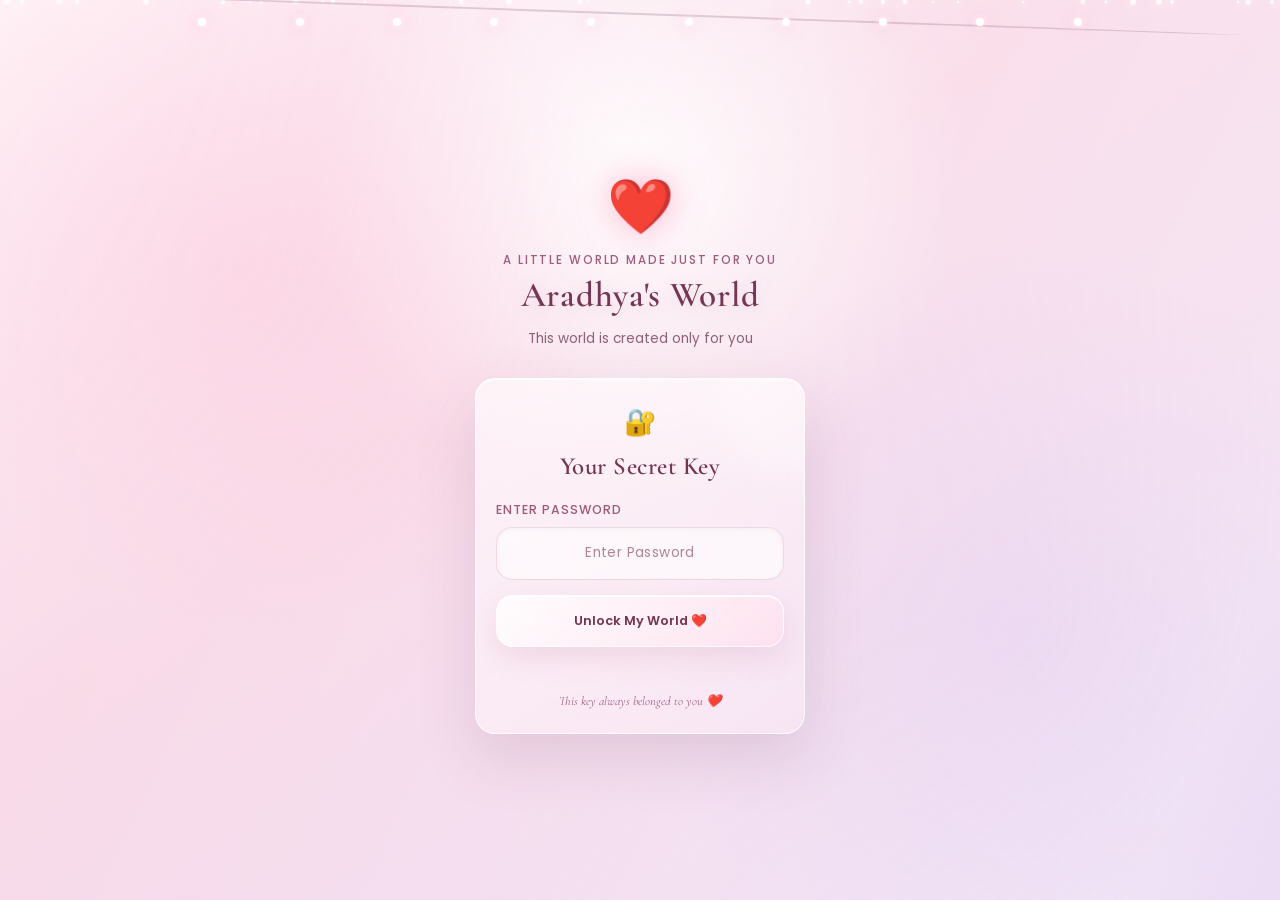
<file: index.html>
<!DOCTYPE html>
<html lang="en">
<head>
    <meta charset="UTF-8">

    <meta
        name="viewport"
        content="width=device-width, initial-scale=1.0, maximum-scale=1.0, user-scalable=no"
    >

    <meta
        name="theme-color"
        content="#f7c5d8"
    >

    <title>Aradhya's World ❤️</title>

    <link rel="stylesheet" href="style.css">
</head>

<body>

    <!-- =========================
         AMBIENT BACKGROUND
    ========================== -->

    <div id="backgroundLayer">

        <div class="fairy-lights">
            <span></span>
            <span></span>
            <span></span>
            <span></span>
            <span></span>
            <span></span>
            <span></span>
            <span></span>
            <span></span>
            <span></span>
        </div>

        <div class="petal-layer" id="petalLayer"></div>

        <div class="heart-layer" id="heartLayer"></div>

        <div class="particle-layer" id="particleLayer"></div>

        <div
            class="touch-effect-layer"
            id="touchEffectLayer"
        ></div>

    </div>


    <!-- =========================
         MAIN EXPERIENCE
    ========================== -->

    <main id="app">


        <!-- =========================
             SCREEN 1 — PASSWORD
        ========================== -->

        <section
            id="passwordScreen"
            class="screen active"
        >

            <div class="screen-content">

                <div class="hero-heart">
                    ❤️
                </div>

                <p class="eyebrow">
                    A little world made just for you
                </p>

                <h1>
                    Aradhya's World
                </h1>

                <p class="subtitle">
                    This world is created only for you
                </p>


                <div class="password-card">

                    <div class="card-shine"></div>

                    <div class="lock-icon">
                        🔐
                    </div>

                    <h2>
                        Your Secret Key
                    </h2>

                    <p class="password-label">
                        Enter Password
                    </p>

                    <div class="password-field">

                        <input
                            id="passwordInput"
                            type="password"
                            inputmode="numeric"
                            autocomplete="off"
                            maxlength="6"
                            placeholder="Enter Password"
                            aria-label="Enter Password"
                        >

                    </div>

                    <button
                        id="unlockButton"
                        class="glow-button"
                        type="button"
                    >
                        Unlock My World ❤️
                    </button>

                    <p
                        id="passwordHint"
                        class="password-hint"
                        aria-live="polite"
                    ></p>

                    <p class="bottom-message">
                        This key always belonged to you ❤️
                    </p>

                </div>

            </div>

        </section>



        <!-- =========================
             SCREEN 2 — CONGRATULATIONS
        ========================== -->

        <section
            id="congratulationsScreen"
            class="screen"
        >

            <div class="screen-content">

                <div class="success-glow">
                    ✨
                </div>

                <p class="success-small">
                    Access Granted
                </p>

                <h2>
                    Congratulations,
                    <br>
                    my girl ❤️
                </h2>

                <p class="success-text">
                    You got it.
                </p>

            </div>

        </section>



        <!-- =========================
             SCREEN 3 — WELCOME
        ========================== -->

        <section
            id="welcomeScreen"
            class="screen"
        >

            <div class="screen-content welcome-content">

                <div class="welcome-glow-heart">
                    💗
                </div>

                <p class="welcome-small">
                    Welcome to your world
                </p>

                <h2>
                    Welcome Miss Beautiful
                </h2>

                <div class="welcome-sparkles">
                    ✨ ✦ ✨
                </div>

            </div>

        </section>



        <!-- =========================
             SCREEN 4 — SCANNER
        ========================== -->

        <section
            id="scannerScreen"
            class="screen"
        >

            <div class="screen-content">

                <div class="scanner-card">

                    <div class="scanner-card-glow"></div>

                    <div class="scanner-top">

                        <span class="scanner-dot"></span>

                        <span>
                            BEAUTY ANALYSIS SYSTEM
                        </span>

                    </div>


                    <div class="scanner-frame">

                        <div class="scanner-corner top-left"></div>
                        <div class="scanner-corner top-right"></div>
                        <div class="scanner-corner bottom-left"></div>
                        <div class="scanner-corner bottom-right"></div>

                        <div
                            class="scan-line"
                            id="scanLine"
                        ></div>

                        <div class="scan-center">

                            <div class="scan-heart">
                                ♡
                            </div>

                            <p>
                                SCANNING
                            </p>

                        </div>

                    </div>


                    <div class="scanner-status">

                        <p
                            id="scanText"
                            class="scan-main-text"
                        >
                            Scanning...
                        </p>

                        <div class="progress-container">

                            <div
                                id="scanProgress"
                                class="progress-bar"
                            ></div>

                        </div>

                        <p
                            id="scanPercentage"
                            class="scan-percentage"
                        >
                            0%
                        </p>

                    </div>


                    <div
                        id="scannerMessage"
                        class="scanner-message"
                    >
                        Initialising scanner...
                    </div>

                </div>

            </div>

        </section>



        <!-- =========================
             SCREEN 5 — TEMPERATURE
        ========================== -->

        <section
            id="analysisScreen"
            class="screen"
        >

            <div class="screen-content">

                <div class="analysis-card">

                    <div class="analysis-icon">
                        🌡️
                    </div>

                    <p class="analysis-label">
                        SYSTEM ANALYSIS
                    </p>

                    <h2>
                        Analysing
                        <br>
                        Temperature
                    </h2>

                    <div class="temperature-display">

                        <div
                            id="temperatureValue"
                            class="temperature-value"
                        >
                            --°C
                        </div>

                        <div class="temperature-wave"></div>

                    </div>

                    <p
                        id="analysisText"
                        class="analysis-text"
                    >
                        Analysing temperature...
                    </p>

                    <p
                        id="analysisSubtext"
                        class="analysis-subtext"
                    >
                        Please wait...
                    </p>

                    <div class="processing-dots">
                        <span></span>
                        <span></span>
                        <span></span>
                    </div>

                </div>

            </div>

        </section>



        <!-- =========================
             SCREEN 6 — ARADHYA DETECTED
        ========================== -->

        <section
            id="detectedScreen"
            class="screen"
        >

            <div class="screen-content detected-content">

                <div
                    class="detected-card"
                    id="detectedCard"
                >

                    <div class="detected-card-glow"></div>

                    <div class="detected-header">

                        <div class="detected-heart">
                            ❤️
                        </div>

                        <p class="detected-system">
                            SYSTEM RESULT
                        </p>

                        <h2>
                            ARADHYA
                            <span>DETECTED</span>
                        </h2>

                    </div>


                    <div class="status-divider"></div>


                    <div class="status-item">

                        <span class="status-icon">
                            ✨
                        </span>

                        <div class="status-info">

                            <span class="status-label">
                                Status
                            </span>

                            <strong>
                                Too Much Cute
                            </strong>

                        </div>

                    </div>


                    <div class="status-item">

                        <span class="status-icon">
                            💗
                        </span>

                        <div class="status-info">

                            <span class="status-label">
                                Charm Level
                            </span>

                            <strong>
                                Too Much Charming
                            </strong>

                        </div>

                    </div>


                    <div class="status-item">

                        <span class="status-icon">
                            🌎
                        </span>

                        <div class="status-info">

                            <span class="status-label">
                                World Analysis
                            </span>

                            <strong>
                                World brightness increased
                                after you took birth
                            </strong>

                        </div>

                    </div>


                    <div
                        id="detectedFinalMessage"
                        class="detected-final-message"
                    >
                        Oh, now I know... ❤️
                    </div>

                </div>

            </div>

        </section>



        <!-- =========================
             SCREEN 7 — HEART
        ========================== -->

        <section
            id="heartScreen"
            class="screen"
        >

            <div class="screen-content heart-content">

                <p class="heart-intro">
                    One last thing...
                </p>

                <div
                    id="interactiveHeart"
                    class="interactive-heart"
                    role="button"
                    tabindex="0"
                    aria-label="Tap the glowing heart"
                >

                    <div class="heart-aura"></div>

                    <div class="heart-core">
                        ❤️
                    </div>

                    <div class="heart-ring ring-one"></div>
                    <div class="heart-ring ring-two"></div>

                </div>

                <p class="heart-instruction">
                    Tap the heart ❤️
                </p>

            </div>

        </section>



        <!-- =========================
             HEART BURST / CONTINUE
        ========================== -->

        <div
            id="heartBurstLayer"
            class="heart-burst-layer"
            aria-hidden="true"
        ></div>


        <div
            id="continueContainer"
            class="continue-container"
        >

            <div class="continue-glow"></div>

            <p class="continue-message">
                Ready for the next memory?
            </p>

            <button
                id="continueButton"
                class="glow-button final-button"
                type="button"
            >
                Continue Our Journey ❤️
            </button>

        </div>



        <!-- =========================
             TRANSITION OVERLAY
        ========================== -->

        <div
            id="transitionOverlay"
            class="transition-overlay"
        >

            <div class="transition-glow"></div>

            <div class="transition-heart">
                ❤️
            </div>

            <p>
                Loading the next memory...
            </p>

        </div>

    </main>


    <!-- =========================
         BACKGROUND MUSIC
         CREATED BY JAVASCRIPT
    ========================== -->

    <div
        id="audioStatus"
        aria-hidden="true"
    ></div>


    <!-- =========================
         JAVASCRIPT
    ========================== -->

    <script src="script.js"></script>

</body>
</html>
<!-- Pages deployment trigger -->
</file>
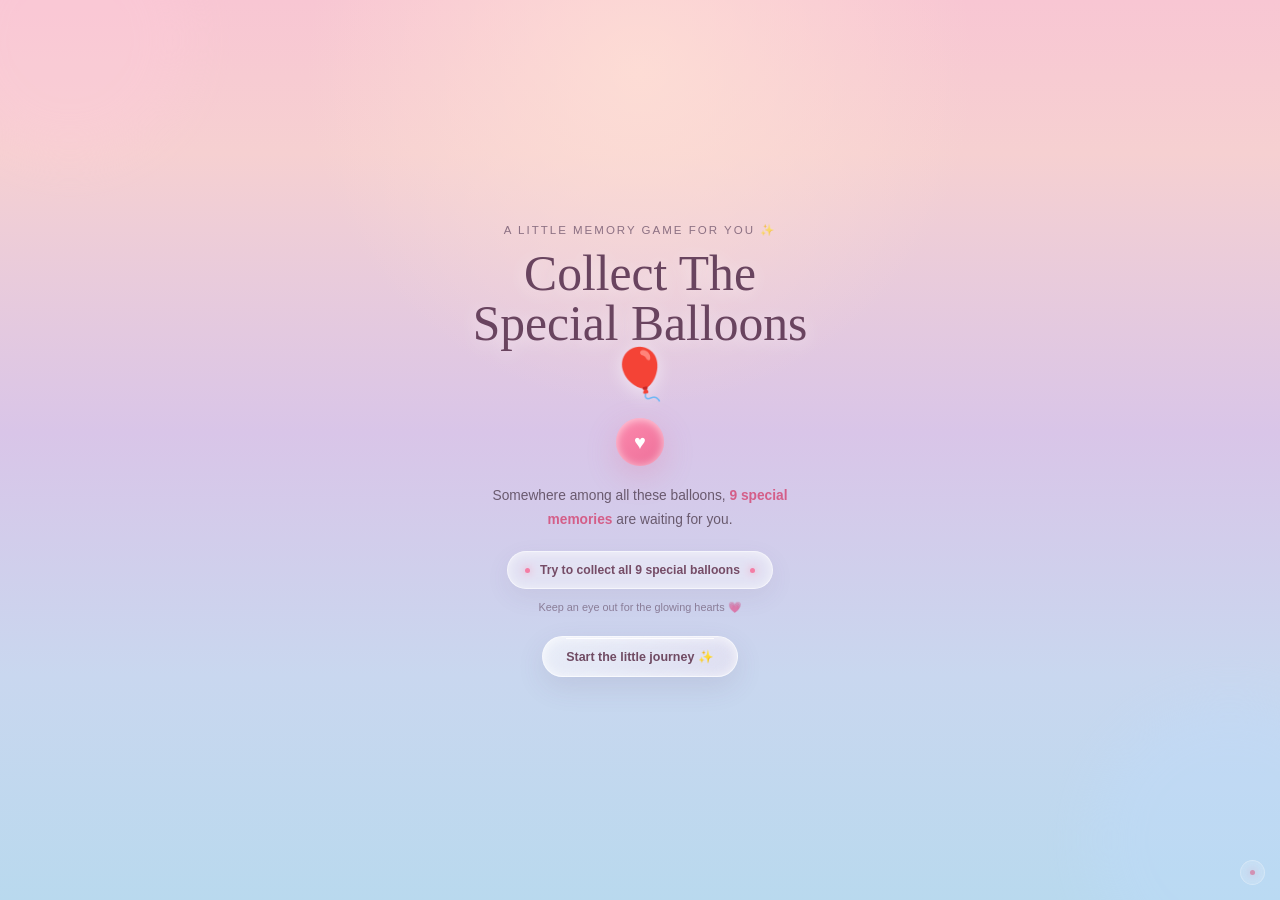
<file: balloon.html>
<!DOCTYPE html>
<html lang="en">
<head>
    <meta charset="UTF-8">

    <meta
        name="viewport"
        content="width=device-width, initial-scale=1.0, maximum-scale=1.0, user-scalable=no"
    >

    <meta name="theme-color" content="#f8c8d8">

    <title>Aradhya's World ❤️ — Balloon Memories</title>

    <link rel="stylesheet" href="balloon.css">
</head>

<body>

    <!-- =========================================
         DREAMY SKY BACKGROUND
         ========================================= -->

    <div id="skyBackground">

        <div class="sky-glow sky-glow-one"></div>
        <div class="sky-glow sky-glow-two"></div>

        <!-- Moving Clouds -->
        <div id="cloudLayer">

            <div class="cloud cloud-one">
                <span></span>
                <span></span>
                <span></span>
            </div>

            <div class="cloud cloud-two">
                <span></span>
                <span></span>
                <span></span>
            </div>

            <div class="cloud cloud-three">
                <span></span>
                <span></span>
                <span></span>
            </div>

            <div class="cloud cloud-four">
                <span></span>
                <span></span>
                <span></span>
            </div>

        </div>

        <!-- Sparkles -->
        <div id="sparkleLayer"></div>

        <!-- Floating Hearts -->
        <div id="floatingHeartLayer"></div>

        <!-- Falling Petals -->
        <div id="petalLayer"></div>

    </div>


    <!-- =========================================
         MAIN GAME AREA
         ========================================= -->

    <main id="game">

        <!-- =====================================
             INTRO SCREEN
             ===================================== -->

        <section id="introScreen" class="game-screen active">

            <div class="intro-content">

                <div class="intro-small">
                    A little memory game for you ✨
                </div>

                <h1>
                    Collect The<br>
                    Special Balloons 🎈
                </h1>

                <div class="intro-heart">
                    ♥
                </div>

                <p>
                    Somewhere among all these balloons,
                    <strong>9 special memories</strong> are waiting for you.
                </p>

                <div class="collect-instruction">
                    <span class="instruction-glow"></span>
                    Try to collect all 9 special balloons
                    <span class="instruction-glow"></span>
                </div>

                <div class="intro-subtext">
                    Keep an eye out for the glowing hearts 💗
                </div>

                <button id="startGameButton" class="glass-button">
                    Start the little journey ✨
                </button>

            </div>

        </section>


        <!-- =====================================
             BALLOON GAME SCREEN
             ===================================== -->

        <section id="balloonGameScreen" class="game-screen">

            <!-- Top HUD -->

            <div id="gameHUD">

                <div class="hud-title">
                    Our Little Memory Hunt 💗
                </div>

                <div id="progressMini">
                    <span id="collectedNumber">0</span>
                    <span class="hud-divider">/</span>
                    <span>9</span>
                    <span class="hud-label">special</span>
                </div>

            </div>


            <!-- Balloon Area -->

            <div id="balloonArea">

                <!--
                    Normal and special balloons
                    will be generated here by JavaScript.
                -->

                <div id="normalBalloonLayer"></div>

                <div id="specialBalloonLayer"></div>

                <div id="balloonEffectLayer"></div>

            </div>


            <!-- Bottom Hint -->

            <div id="gameHint">
                Find the glowing heart balloons ✨
            </div>

        </section>


        <!-- =====================================
             SPECIAL MEMORY NOTE
             ===================================== -->

        <section id="noteScreen" class="game-screen overlay-screen">

            <div class="note-card glass-card">

                <div class="note-decoration top-decoration">
                    ✦
                </div>

                <div class="note-label">
                    SPECIAL MEMORY FOUND
                </div>

                <div id="noteBalloonIcon" class="note-balloon-icon">
                    ♥
                </div>

                <h2 id="noteTitle">
                    A little note for you 💗
                </h2>

                <p id="noteMessage">
                    You make every ordinary day feel
                    a little more beautiful.
                </p>

                <div class="note-line"></div>

                <div id="noteCounter" class="note-counter">
                    Special Balloon #1
                </div>

                <button id="continueGameButton" class="glass-button glow-button">
                    Continue the game ✨
                </button>

                <div class="note-decoration bottom-decoration">
                    ♡
                </div>

            </div>

        </section>


        <!-- =====================================
             PROGRESS CARD
             ===================================== -->

        <section id="progressScreen" class="game-screen overlay-screen">

            <div class="progress-card glass-card">

                <div class="progress-icon">
                    🎈
                </div>

                <div class="progress-label">
                    MEMORY COLLECTION
                </div>

                <h2 id="progressTitle">
                    1 Special Balloon Collected
                </h2>

                <div class="progress-track">

                    <div
                        id="progressFill"
                        class="progress-fill"
                    ></div>

                </div>

                <div class="progress-count">
                    <span id="progressCollected">1</span>
                    <span> / 9</span>
                </div>

                <p id="progressMessage">
                    8 more little memories are waiting for you. 💗
                </p>

                <button id="progressContinueButton" class="glass-button">
                    Keep collecting ✨
                </button>

            </div>

        </section>


        <!-- =====================================
             GOLDEN BALLOON SCREEN
             ===================================== -->

        <section id="goldenScreen" class="game-screen">

            <div class="golden-intro">

                <div class="golden-small">
                    You found them all... ✨
                </div>

                <h2>
                    One last balloon
                </h2>

                <div class="golden-description">
                    There is just one final little surprise
                    waiting for you.
                </div>

            </div>

            <!-- Golden Balloon -->
            <div id="goldenBalloonArea">

                <div id="goldenBalloon">

                    <div class="golden-balloon-shine"></div>

                    <div class="golden-balloon-heart">
                        ♥
                    </div>

                    <div class="golden-balloon-knot"></div>

                    <div class="golden-balloon-string"></div>

                </div>

            </div>

            <!-- Instruction appears after balloon reaches center -->

            <div id="goldenInstruction">

                <div class="golden-instruction-glow"></div>

                <span>
                    Pop the last one ✨
                </span>

            </div>

        </section>


        <!-- =====================================
             FINAL BURST
             ===================================== -->

        <section id="finalBurstScreen" class="game-screen">

            <div id="finalFirecrackerLayer"></div>

            <div id="finalGlowLayer"></div>

            <div id="finalParticleLayer"></div>

            <div class="final-center">

                <div class="final-mini">
                    A little something from my heart...
                </div>

                <div id="finalHeart">
                    ♥
                </div>

                <h1 id="finalMessageOne">
                    You make my life<br>
                    more beautiful 🤌✨
                </h1>

                <p id="finalMessageTwo">
                    Thank you for taking birth 🧿✨😭
                </p>

                <button
                    id="part3Button"
                    class="glass-button final-button"
                >
                    Continue to our memories ❤️
                </button>

            </div>

        </section>

    </main>


    <!-- =========================================
         GLOBAL EFFECT LAYERS
         ========================================= -->

    <div id="screenFlash"></div>

    <div id="touchSparkLayer"></div>

    <div id="soundIndicator">
        <span class="sound-dot"></span>
    </div>


    <!-- =========================================
         JAVASCRIPT
         ========================================= -->

    <script src="balloon.js"></script>


</body>
</html>
</file>
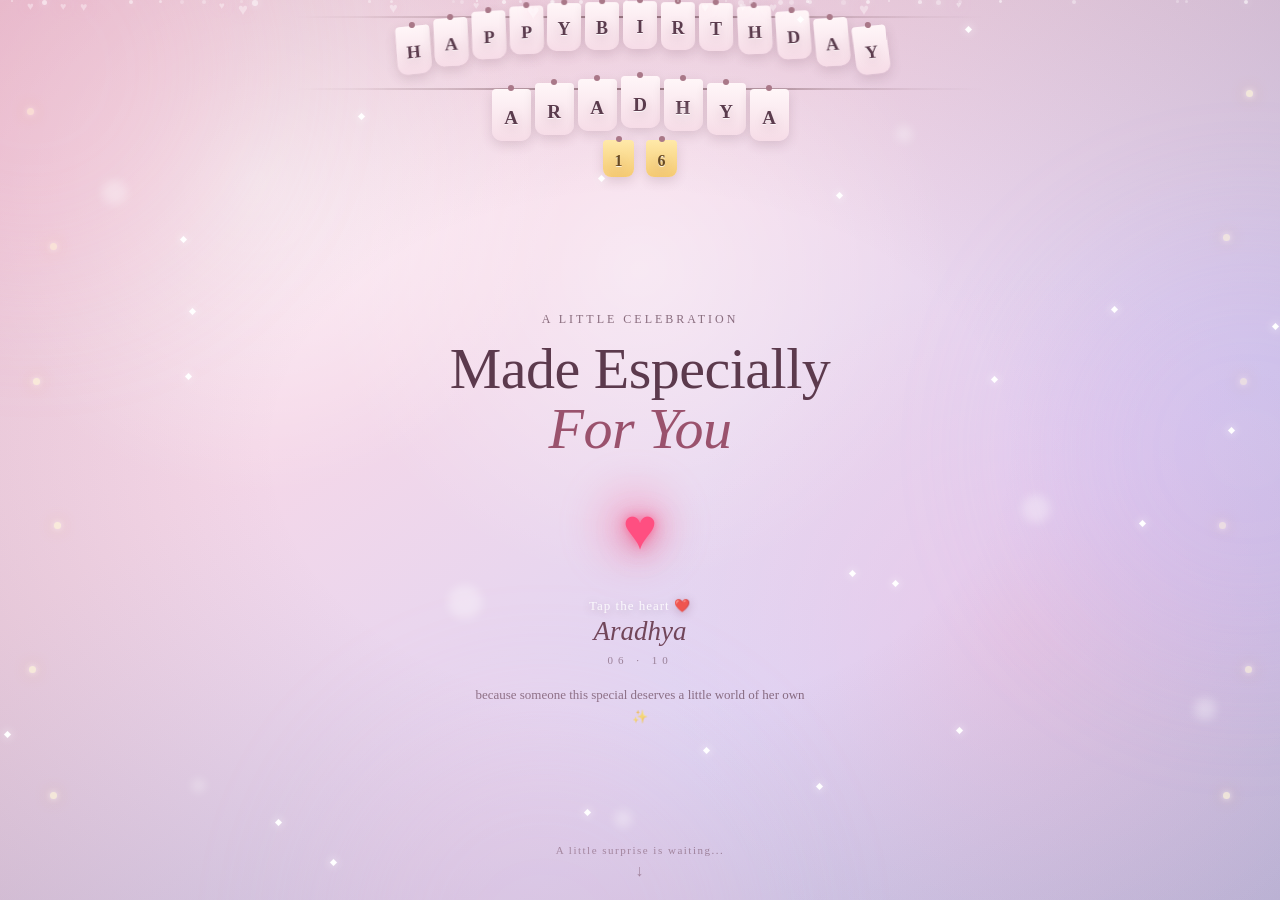
<file: birthday.html>
<!DOCTYPE html>
<html lang="en">
<head>
    <meta charset="UTF-8">

    <meta
        name="viewport"
        content="width=device-width, initial-scale=1.0, viewport-fit=cover"
    >

    <meta name="theme-color" content="#f7b8cc">

    <title>Happy Birthday Aradhya ❤️</title>

    <link rel="stylesheet" href="birthday.css">
</head>

<body>

<div id="birthdayApp">

    <!-- =========================================
         GLOBAL ATMOSPHERE
    ========================================== -->

    <div class="global-atmosphere">

        <div class="ambient-glow glow-one"></div>
        <div class="ambient-glow glow-two"></div>
        <div class="ambient-glow glow-three"></div>

        <div class="bokeh-field">
            <span></span>
            <span></span>
            <span></span>
            <span></span>
            <span></span>
            <span></span>
            <span></span>
            <span></span>
        </div>

        <div id="floatingParticles"></div>
        <div id="floatingHearts"></div>
        <div id="sparkleField"></div>

    </div>


    <!-- =========================================
         OPENING PHASE
    ========================================== -->

    <section
        id="openingPhase"
        class="birthday-phase opening-phase active"
    >

        <div class="opening-background"></div>

        <div class="opening-vignette"></div>

        <!-- Fairy lights -->
        <div class="fairy-string fairy-left">
            <span></span>
            <span></span>
            <span></span>
            <span></span>
            <span></span>
            <span></span>
        </div>

        <div class="fairy-string fairy-right">
            <span></span>
            <span></span>
            <span></span>
            <span></span>
            <span></span>
            <span></span>
        </div>


        <!-- Curved Birthday Jhalar -->
        <div class="birthday-jhalar-wrap">

            <div class="jhalar-rope rope-main">
                <span>H</span>
                <span>A</span>
                <span>P</span>
                <span>P</span>
                <span>Y</span>
                <span>B</span>
                <span>I</span>
                <span>R</span>
                <span>T</span>
                <span>H</span>
                <span>D</span>
                <span>A</span>
                <span>Y</span>
            </div>

            <div class="jhalar-rope rope-name">
                <span>A</span>
                <span>R</span>
                <span>A</span>
                <span>D</span>
                <span>H</span>
                <span>Y</span>
                <span>A</span>
            </div>

            <div class="jhalar-rope rope-age">
                <span>1</span>
                <span>6</span>
            </div>

        </div>


        <!-- Opening Content -->
        <div class="opening-content">

            <div class="opening-mini">
                A little celebration
            </div>

            <h1 class="opening-title">
                Made Especially
                <br>
                <span>For You</span>
            </h1>

            <div class="opening-heart" id="openingHeart">
    <div class="heart-glow"></div>
    <div class="heart-symbol">♥</div>
            </div>
          <div class="opening-heart-hint">
    Tap the heart ❤️
          </div>

            <div class="opening-name">
                Aradhya
            </div>
          

            <div class="opening-date">
                06 · 10
            </div>

            <p class="opening-subtitle">
                because someone this special
                deserves a little world of her own ✨
            </p>

        </div>


        <div class="opening-bottom-hint">
            A little surprise is waiting...
            <span>↓</span>
        </div>

    </section>


    <!-- =========================================
         CANDLE PHASE
    ========================================== -->

    <section
        id="candlePhase"
        class="birthday-phase candle-phase"
    >

        <div class="candle-blurred-background">

            <div class="candle-bg-orb orb-a"></div>
            <div class="candle-bg-orb orb-b"></div>
            <div class="candle-bg-orb orb-c"></div>

            <div class="candle-bg-bokeh">
                <span></span>
                <span></span>
                <span></span>
                <span></span>
                <span></span>
            </div>

        </div>

        <div class="candle-darkness"></div>

        <div class="candle-light-aura"></div>


        <div class="candle-content">

            <div class="candle-small-heading">
                Before the celebration begins...
            </div>

            <h2 class="candle-title">
                Make a Wish
            </h2>

            <p class="candle-instruction">
                Blow into the microphone
                <br>
                or tap the candle
            </p>


            <div
                id="candleStage"
                class="candle-stage"
            >

                <div class="candle-floor-glow"></div>

                <div class="candle-flame-wrap">

                    <div class="flame-outer-glow"></div>

                    <div class="candle-flame">
                        <div class="flame-inner"></div>
                    </div>

                </div>

                <div class="single-candle">

                    <div class="candle-wick"></div>

                    <div class="candle-body">
                        <span></span>
                        <span></span>
                        <span></span>
                    </div>

                    <div class="candle-base"></div>

                </div>

                <button
                    id="candleTap"
                    class="candle-tap-area"
                    aria-label="Blow out candle"
                ></button>

            </div>


            <div
                id="micStatus"
                class="mic-status"
            >
                🎙️ Listening for your wish...
            </div>

        </div>

    </section>


    <!-- =========================================
         CAKE PHASE
    ========================================== -->

    <section
        id="cakePhase"
        class="birthday-phase cake-phase"
    >

        <div class="cake-background"></div>

        <div class="cake-dark-overlay"></div>

        <div class="cake-night-glow"></div>


        <!-- Same Birthday Jhalar -->

<div class="birthday-jhalar-wrap cake-birthday-jhalar">

    <div class="jhalar-rope rope-main">
        <span>H</span>
        <span>A</span>
        <span>P</span>
        <span>P</span>
        <span>Y</span>
        <span>B</span>
        <span>I</span>
        <span>R</span>
        <span>T</span>
        <span>H</span>
        <span>D</span>
        <span>A</span>
        <span>Y</span>
    </div>

    <div class="jhalar-rope rope-name">
        <span>A</span>
        <span>R</span>
        <span>A</span>
        <span>D</span>
        <span>H</span>
        <span>Y</span>
        <span>A</span>
    </div>

    <div class="jhalar-rope rope-age">
        <span>1</span>
        <span>6</span>
    </div>

</div>


        <div class="cake-scene-content">

            <div class="cake-heading">

                <div class="cake-heading-small">
                    And now...
                </div>

                <h2>
                    Your Birthday Cake
                </h2>

            </div>


            <!-- Visible spotlight -->
            <div class="cake-spotlight">

                <div class="spotlight-beam"></div>

                <div class="spotlight-core"></div>

            </div>


            <!-- Cake stage -->
            <div
                id="cakeStage"
                class="cake-stage"
            >

                <div class="cake-floor-shadow"></div>

                <div class="cake-glow"></div>


                <!-- Cake -->
                <div class="birthday-cake">


                    <!-- TOP TIER -->
                    <div class="cake-tier cake-tier-top">

                        <div class="tier-surface"></div>

                        <div class="tier-frosting top-frosting">
                            <span></span>
                            <span></span>
                            <span></span>
                            <span></span>
                            <span></span>
                        </div>

                        <div class="cream-drip">
                            <i></i>
                            <i></i>
                            <i></i>
                            <i></i>
                        </div>

                    </div>


                    <!-- MIDDLE TIER -->
                    <div class="cake-tier cake-tier-middle">

                        <div class="tier-surface"></div>

                        <div class="tier-frosting middle-frosting">
                            <span></span>
                            <span></span>
                            <span></span>
                            <span></span>
                            <span></span>
                            <span></span>
                        </div>

                        <div class="cream-drip">
                            <i></i>
                            <i></i>
                            <i></i>
                            <i></i>
                            <i></i>
                        </div>

                        <div class="gold-decoration">
                            <span></span>
                            <span></span>
                            <span></span>
                        </div>

                    </div>


                    <!-- BOTTOM TIER -->
                    <div class="cake-tier cake-tier-bottom">

                        <div class="tier-surface"></div>

                        <div class="tier-frosting bottom-frosting">
                            <span></span>
                            <span></span>
                            <span></span>
                            <span></span>
                            <span></span>
                            <span></span>
                            <span></span>
                        </div>

                        <div class="cream-drip">
                            <i></i>
                            <i></i>
                            <i></i>
                            <i></i>
                            <i></i>
                            <i></i>
                        </div>

                        <div class="gold-decoration bottom-gold">
                            <span></span>
                            <span></span>
                            <span></span>
                            <span></span>
                        </div>

                    </div>


                    <!-- Roses -->
                    <div class="cake-roses">

                        <div class="cream-rose rose-1">
                            <i></i>
                            <i></i>
                            <i></i>
                        </div>

                        <div class="cream-rose rose-2">
                            <i></i>
                            <i></i>
                            <i></i>
                        </div>

                        <div class="cream-rose rose-3">
                            <i></i>
                            <i></i>
                            <i></i>
                        </div>

                        <div class="cream-rose rose-4">
                            <i></i>
                            <i></i>
                            <i></i>
                        </div>

                    </div>


                    <!-- Front message -->
                    <div class="cake-front-message">
                        Happy birthday my future wifeyyyy ❤️
                    </div>


                    <!-- Number candles 1 + 6 -->
                    <div class="number-candles">

                        <div class="number-candle number-one">

                            <div class="number-flame">
                                <span></span>
                            </div>

                            <div class="number-wick"></div>

                            <div class="number-shape">
                                1
                            </div>

                        </div>


                        <div class="number-candle number-six">

                            <div class="number-flame">
                                <span></span>
                            </div>

                            <div class="number-wick"></div>

                            <div class="number-shape">
                                6
                            </div>

                        </div>

                    </div>


                    <!-- Decorative flowers -->
                    <div class="cake-decoration decor-a"></div>
                    <div class="cake-decoration decor-b"></div>
                    <div class="cake-decoration decor-c"></div>


                    <!-- Cake cut -->
                    <div
                        id="cakeCutGlow"
                        class="cake-cut-glow"
                    ></div>

                    <div
                        id="creamStretch"
                        class="cream-stretch"
                    ></div>

                </div>


                <!-- Knife -->
                <div
                    id="cakeKnife"
                    class="cake-knife"
                    aria-label="Cake knife"
                >

                    <div class="knife-handle"></div>
                    <div class="knife-blade"></div>

                </div>


                <div class="cake-cut-instruction">
                    Swipe the knife through the cake ✨
                </div>

                <div
                    id="cakeCutHint"
                    class="cake-cut-hint"
                >
                    ↓
                </div>

            </div>

        </div>

    </section>
        <!-- =========================================
         FIREWORKS PHASE
    ========================================== -->

    <section
        id="fireworksPhase"
        class="birthday-phase fireworks-phase"
    >

        <div class="fireworks-sky">

            <div class="sky-gradient"></div>

            <div class="sky-stars">
                <span></span>
                <span></span>
                <span></span>
                <span></span>
                <span></span>
                <span></span>
                <span></span>
                <span></span>
                <span></span>
                <span></span>
                <span></span>
                <span></span>
                <span></span>
                <span></span>
                <span></span>
                <span></span>
                <span></span>
                <span></span>
                <span></span>
                <span></span>
            </div>

            <div class="sky-moon-glow"></div>

            <div class="fireworks-horizon"></div>

        </div>


        <!-- Main fireworks canvas -->
        <canvas id="fireworksCanvas"></canvas>


        <div class="fireworks-atmosphere">

            <div class="firework-haze haze-one"></div>
            <div class="firework-haze haze-two"></div>
            <div class="firework-haze haze-three"></div>

        </div>


        <div class="fireworks-ground"></div>


        <!-- Final particle-revealed message -->
        <div
            id="fireworksBirthdayMessage"
            class="fireworks-birthday-message"
            aria-hidden="true"
        >

            <div class="fireworks-message-small">
                A little wish for you...
            </div>

            <div
                id="fireworksHappy"
                class="fireworks-message-main"
            >
                HAPPY BIRTHDAY
            </div>

            <div
                id="fireworksAradhya"
                class="fireworks-message-name"
            >
                ARADHYA
            </div>

        </div>


        <div
            id="fireworksFinaleFlash"
            class="fireworks-finale-flash"
        ></div>


        <div
            id="fireworksEndIndicator"
            class="fireworks-end-indicator"
        >
            ✨
        </div>

    </section>



    <!-- =========================================
         NOTES PHASE
    ========================================== -->

    <section
        id="notesPhase"
        class="birthday-phase notes-phase"
    >

        <div class="notes-background">

            <div class="notes-orb orb-one"></div>
            <div class="notes-orb orb-two"></div>
            <div class="notes-orb orb-three"></div>

            <div id="notesParticles"></div>

        </div>


        <div class="notes-wrapper">


            <div class="notes-heading">

                <div class="notes-heading-small">
                    A few things I wanted to tell you...
                </div>

                <h2>
                    Just For You ❤️
                </h2>

            </div>


            <div
                id="birthdayNote"
                class="birthday-note"
            >

                <div class="note-paper">

                    <div class="note-paper-texture"></div>

                    <div class="note-tape tape-left"></div>
                    <div class="note-tape tape-right"></div>


                    <div
                        id="noteNumber"
                        class="note-number"
                    >
                        01
                    </div>


                    <div class="note-divider"></div>


                    <h3 id="noteTitle">
                        A Little Thing
                    </h3>


                    <div
                        id="noteContent"
                        class="note-content"
                    >
                        <p>
                            Some memories are small,
                            but somehow they become
                            the biggest part of our story.
                        </p>
                    </div>


                    <div
                        id="noteSignature"
                        class="note-signature"
                    >
                        — Saksham ❤️
                    </div>

                </div>

            </div>


            <!-- Navigation -->
            <div class="notes-navigation">

                <button
                    id="previousNote"
                    class="note-nav-button"
                    type="button"
                >
                    ←
                </button>

                <div
                    id="noteCounter"
                    class="note-counter"
                >
                    01 / 06
                </div>

                <button
                    id="nextNote"
                    class="note-nav-button"
                    type="button"
                >
                    →
                </button>

            </div>


            <div
                id="notesComplete"
                class="notes-complete"
            >

                <div class="notes-complete-heart">
                    ♥
                </div>

                <p>
                    That's all for this little chapter...
                </p>

                <button
                    id="continueToPart5"
                    type="button"
                >
                    Continue Our Journey
                    <span>→</span>
                </button>

            </div>

        </div>

    </section>



    <!-- =========================================
         GLOBAL TRANSITION
    ========================================== -->

    <div
        id="birthdayTransition"
        class="birthday-transition"
    >
        <div class="transition-heart">♥</div>
    </div>


    <!-- Touch spark -->
    <div
        id="touchSparkContainer"
        class="touch-spark-container"
    ></div>


    <!-- Audio hint -->
    <div
        id="audioUnlockHint"
        class="audio-unlock-hint"
    >
        Tap anywhere for the music ✨
    </div>


</div>


<script src="birthday.js"></script>

</body>
</html>
</file>
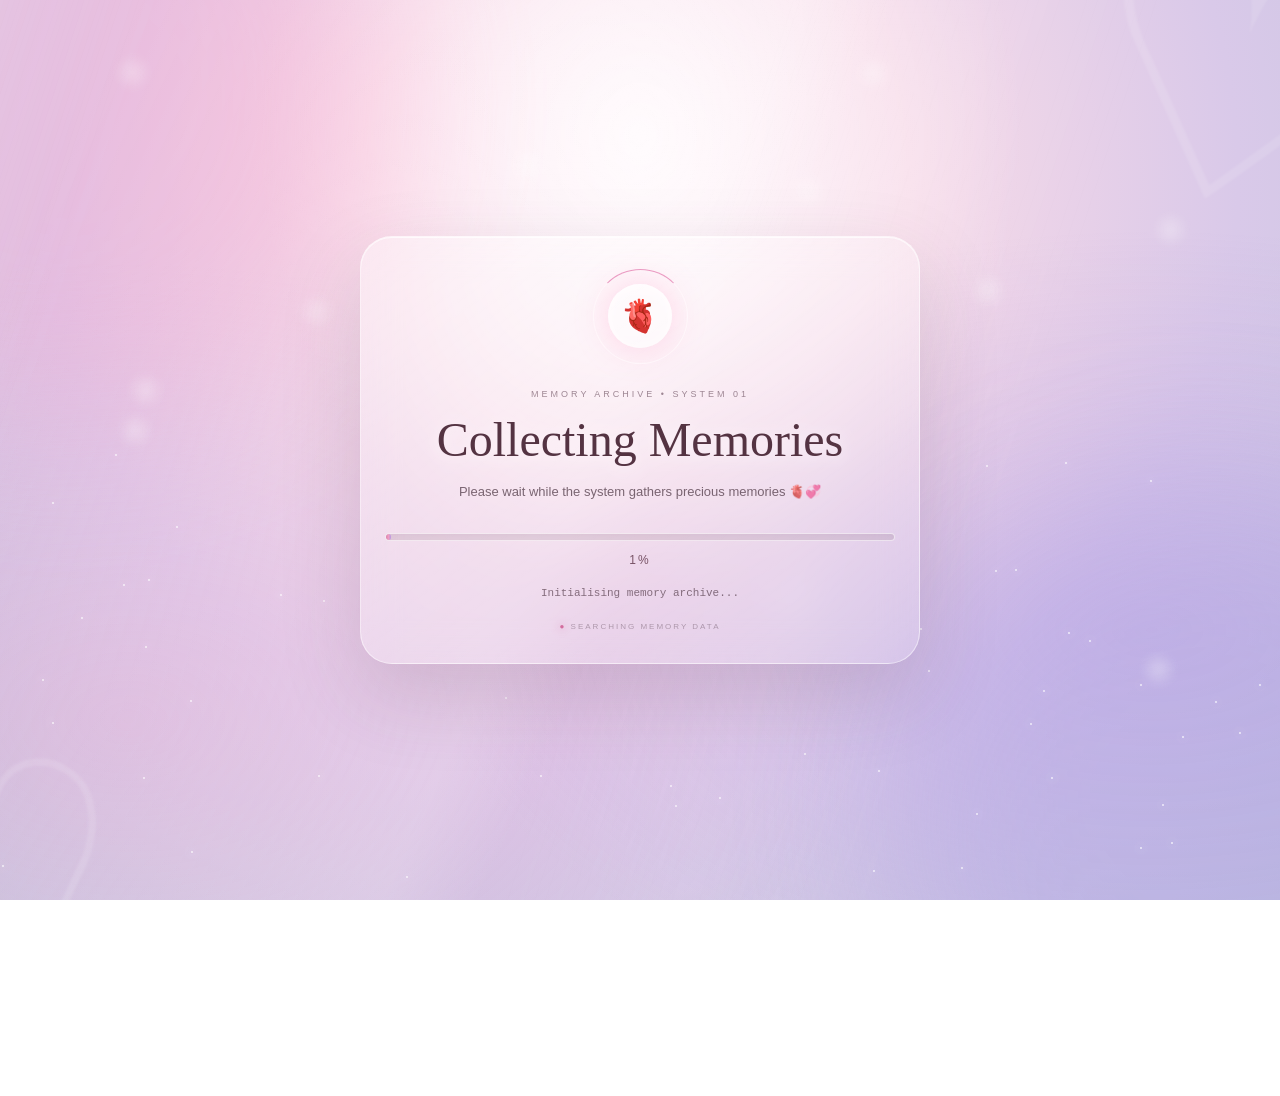
<file: memories.html>
<!DOCTYPE html>
<html lang="en">
<head>
    <meta charset="UTF-8">
    <meta name="viewport"
          content="width=device-width, initial-scale=1.0, maximum-scale=1.0, user-scalable=no">

    <title>Collecting Memories ❤️</title>

    <link rel="stylesheet" href="memories.css">
</head>

<body>

<div id="backgroundLayer">

    <div class="aurora aurora-one"></div>
    <div class="aurora aurora-two"></div>

    <div class="giant-heart heart-bg-one">♡</div>
    <div class="giant-heart heart-bg-two">♡</div>

    <div class="light-ray ray-one"></div>
    <div class="light-ray ray-two"></div>

    <div id="memoryDustLayer"></div>
    <div id="particleLayer"></div>
    <div id="heartParticleLayer"></div>
    <div id="bokehLayer"></div>

</div>


<main id="app">

    <!-- ================= COLLECTING ================= -->

    <section id="collectingScreen" class="screen active">

        <div class="system-content">

            <div class="archive-orbit">
                <div class="orbit-ring"></div>
                <div class="archive-symbol">🫀</div>
            </div>

            <p class="system-label">MEMORY ARCHIVE • SYSTEM 01</p>

            <h1>Collecting Memories</h1>

            <p class="subtitle">
                Please wait while the system gathers precious memories 🫀💞
            </p>

            <div class="loading-wrapper">

                <div class="loading-bar">
                    <div id="mainProgress" class="loading-fill"></div>
                </div>

                <div class="loading-percent">
                    <span id="mainPercentage">1</span>%
                </div>

            </div>

            <p id="loadingStatus" class="system-status">
                Initialising memory archive...
            </p>

            <div class="tiny-system">
                <span>●</span> SEARCHING MEMORY DATA
            </div>

        </div>

    </section>


    <!-- ================= MEMORY LEAK ================= -->

    <section id="memoryLeakScreen" class="screen">

        <div class="leak-atmosphere"></div>

        <!-- fragments are generated by JS -->

        <div class="system-content leak-content">

            <div class="warning-icon">⚠</div>

            <p class="system-label danger-label">
                ARCHIVE ERROR • MEMORY CORE
            </p>

            <h1 class="warning-title">
                Wait... something went wrong with this system
            </h1>

            <div class="warning-box">

                <div class="warning-pulse"></div>

                <div>
                    <strong>MEMORY LEAK DETECTED</strong>

                    <span>
                        Precious memories are escaping...
                    </span>
                </div>

            </div>


            <div class="leak-progress-wrapper">

                <div class="loading-bar">
                    <div id="leakProgress"
                         class="loading-fill leak-fill"></div>
                </div>

                <div class="loading-percent">
                    <span id="leakPercentage">70</span>%
                </div>

            </div>

            <p id="leakStatus" class="system-status">
                Memory leak detected...
            </p>

        </div>

    </section>


    <!-- ================= FIXING ================= -->

    <section id="fixingScreen" class="screen">

        <div class="system-content">

            <div class="repair-orbit">
                <div class="repair-ring"></div>
                <div class="repair-icon">✦</div>
            </div>

            <p class="system-label">
                EMERGENCY RECOVERY • SYSTEM 02
            </p>

            <h1>Trying to fix memory leak...</h1>

            <p id="fixingText" class="subtitle">
                Please don't panic...
            </p>

            <div class="loading-wrapper">

                <div class="loading-bar">
                    <div id="fixProgress"
                         class="loading-fill"></div>
                </div>

                <div class="loading-percent">
                    <span id="fixPercentage">80</span>%
                </div>

            </div>


            <div id="heartbeatVisual"
                 class="heartbeat-visual">
                ❤️
            </div>

            <div class="heartbeat-line">
                <span></span>
            </div>

            <p id="heartbeatStatus"
               class="system-status">
                Heartbeat stabilising...
            </p>

        </div>

    </section>


    <!-- ================= ANALYSIS ================= -->

    <section id="analysingScreen" class="screen">

        <div class="system-content">

            <div class="analysis-symbol">✦</div>

            <p class="system-label">
                MEMORY ANALYSIS
            </p>

            <h1 id="analysisMainText">
                Analysing...
            </h1>

            <p id="analysisSubText"
               class="subtitle">
                Searching through memory data...
            </p>

            <div class="analysis-loader">
                <span></span>
                <span></span>
                <span></span>
            </div>

        </div>

    </section>


    <!-- ================= CRASH ================= -->

    <section id="crashScreen" class="screen">

        <div id="glitchLayer"></div>

        <div class="system-content crash-content">

            <div class="crash-heart">
                ❤️
            </div>

            <p class="system-label">
                CRITICAL SYSTEM FAILURE
            </p>

            <h1 id="crashMainText">
                I cannot count them anymore.
            </h1>

            <div class="overload-warning">
                ⚠ SYSTEM OVERLOADED ⚠
            </div>

            <div class="flatline-wrapper">

                <div id="flatline">
                    <span></span>
                </div>

                <div class="flatline-beep">
                    BEEEEEEEEEEEEEP
                </div>

            </div>

            <p class="crash-message">
                Too many memories detected...
            </p>

            <p class="crash-final">
                This system has been crashed because of too many memories....
            </p>

        </div>

    </section>


    <!-- ================= RECOVERY ================= -->

    <section id="recoveryScreen" class="screen">

        <div class="system-content">

            <div class="recovery-core">
                <div class="recovery-ring"></div>
                <div class="recovery-icon">♡</div>
            </div>

            <p class="system-label">
                SYSTEM RECOVERY
            </p>

            <h1>
                Attempting recovery...
            </h1>

            <p id="recoveryStatus"
               class="subtitle">
                Searching for surviving memories...
            </p>

            <div class="loading-wrapper">

                <div class="loading-bar">
                    <div id="recoveryProgress"
                         class="loading-fill"></div>
                </div>

                <div class="loading-percent">
                    <span id="recoveryPercentage">0</span>%
                </div>

            </div>

            <div id="recoveryHeartbeat"
                 class="recovery-heartbeat">
                ❤️
            </div>

        </div>

    </section>


    <!-- ================= SUCCESS ================= -->

    <section id="successScreen" class="screen">

        <div class="system-content">

            <div class="success-icon">
                ✓
            </div>

            <p class="system-label">
                RECOVERY COMPLETE
            </p>

            <h1>
                Recovery Successful
            </h1>

            <p class="success-subtitle">
                Heartbeat stable.
            </p>

            <div class="stable-heart">
                ❤️
            </div>

            <div class="archive-found-box">

                <p>
                    A Memory Archive Has Been Found
                </p>

                <span>
                    Something precious survived.
                </span>

                <button id="openArchiveButton"
                        class="glass-button">
                    Open Memory Archive ❤️
                </button>

            </div>

        </div>

    </section>


    <!-- ================= ALBUM COVER ================= -->

    <section id="albumCoverScreen" class="screen">

        <div class="album-intro">

            <p class="small-label">
                RECOVERED ARCHIVE
            </p>

            <div id="albumCover"
                 class="album-cover">

                <div class="cover-texture"></div>

                <div class="cover-light"></div>

                <div class="cover-stickers">

                    <span>♡</span>
                    <span>✦</span>
                    <span>🌸</span>
                    <span>📷</span>

                </div>

                <div class="paper-tag">
                    memories
                </div>

                <div class="cover-title">

                    <div class="hash-title">
                        #Araamstory
                    </div>

                    <div class="names">
                        Saksham &amp; Aradhya
                    </div>

                    <div class="memory-word">
                        Memories
                    </div>

                </div>

                <div class="cover-bottom">

                    <span>
                        EST. OUR STORY
                    </span>

                    <span>♡</span>

                </div>

            </div>

            <button id="openAlbumButton"
                    class="glass-button album-open-button">
                Open Album 📖
            </button>

        </div>

    </section>


    <!-- ================= ALBUM ================= -->

    <section id="albumScreen" class="screen">

        <div class="album-view">

            <div class="album-top-bar">

                <button id="albumBackButton"
                        class="album-control">
                    ←
                </button>

                <div class="page-counter">

                    <span id="currentPage">1</span>
                    /
                    <span id="totalPages">6</span>

                </div>

                <button id="albumHomeButton"
                        class="album-control">
                    ♡
                </button>

            </div>


            <div id="albumPage"
                 class="album-page">

                <div class="page-paper">

                    <div class="page-decoration top-decoration">
                        ✦
                    </div>

                    <div class="page-heading">

                        <span>
                            MEMORY
                        </span>

                        <span id="pageNumberLabel">
                            01
                        </span>

                    </div>


                    <div class="photo-grid">

                        <div class="photo-frame">
                            <img id="photo1"
                                 src="memory-01.jpg"
                                 alt="Memory 1">
                            <div class="photo-placeholder">
                                📷
                            </div>
                        </div>

                        <div class="photo-frame">
                            <img id="photo2"
                                 src="memory-02.jpg"
                                 alt="Memory 2">
                            <div class="photo-placeholder">
                                📷
                            </div>
                        </div>

                        <div class="photo-frame">
                            <img id="photo3"
                                 src="memory-03.jpg"
                                 alt="Memory 3">
                            <div class="photo-placeholder">
                                📷
                            </div>
                        </div>

                        <div class="photo-frame">
                            <img id="photo4"
                                 src="memory-04.jpg"
                                 alt="Memory 4">
                            <div class="photo-placeholder">
                                📷
                            </div>
                        </div>

                    </div>


                    <div class="page-quote">

                        <div class="quote-mark">
                            “
                        </div>

                        <p id="pageQuote">
                            Some memories don't need words.
                            They simply stay. 🤍
                        </p>

                        <div class="quote-heart">
                            ♡
                        </div>

                    </div>


                    <div class="page-footer">
                        #Araamstory
                    </div>

                </div>

            </div>


            <div class="album-navigation">

                <button id="previousPageButton"
                        class="page-button">
                    ← Previous
                </button>

                <button id="nextPageButton"
                        class="page-button">
                    Next →
                </button>

            </div>


            <p class="album-hint">
                Take your time... there is no hurry here. 🤍
            </p>

        </div>

    </section>

</main>


<div id="screenFlash"></div>
<div id="touchSparkLayer"></div>
<div id="transitionOverlay"></div>

<!-- PART 3 ENDING -->
<section id="albumEnding" class="album-ending">

    <div class="ending-glow"></div>

    <div class="ending-content">

        <div class="ending-small">
            And that's just a few of them...
        </div>

        <h2>
            Some memories<br>
            stay forever. ❤️
        </h2>

        <p>
            But our story has only just begun...
        </p>

        <button id="continueToBirthday"
                class="ending-button">
            Continue Our Story ✨
        </button>

    </div>

</section>

<!-- JS HAMESHA ENDING KE BAAD -->
<script src="memories.js"></script>

</body>
</html>
</file>
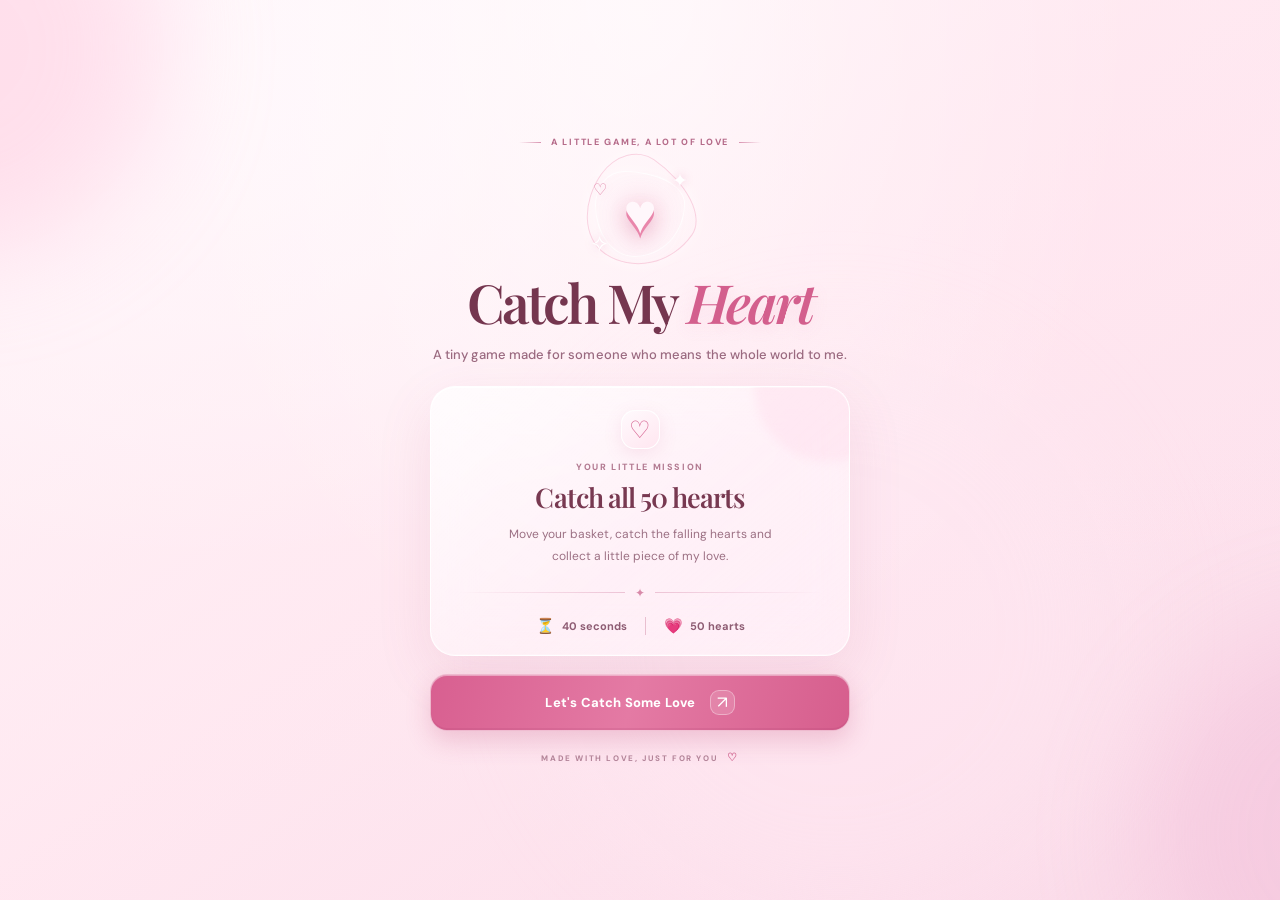
<file: part06.html>
<!DOCTYPE html>
<html lang="en">
<head>
  <meta charset="UTF-8">
  <meta name="viewport"
        content="width=device-width, initial-scale=1.0, viewport-fit=cover">
  <meta name="theme-color" content="#ffe8f0">
  <meta name="description"
        content="A little heart-catching game, made with love for Aradhya.">

  <title>Catch My Heart ❤️</title>

  <link rel="preconnect" href="https://fonts.googleapis.com">
  <link rel="preconnect" href="https://fonts.gstatic.com" crossorigin>
  <link href="https://fonts.googleapis.com/css2?family=DM+Sans:wght@400;500;600;700;800&family=Playfair+Display:wght@500;600;700&display=swap"
        rel="stylesheet">

  <link rel="stylesheet" href="part06.css">
  <script src="part06.js" defer></script>
</head>

<body>
  <main class="game-app" id="heartGame">

    <!-- DREAMY BACKGROUND -->
    <div class="background-glow glow-one" aria-hidden="true"></div>
    <div class="background-glow glow-two" aria-hidden="true"></div>
    <div class="background-glow glow-three" aria-hidden="true"></div>
    <div class="ambient-particles" id="ambientParticles"
         aria-hidden="true"></div>

    <!-- INTRO SCREEN -->
    <section class="scene intro-scene active"
             id="introScene"
             aria-labelledby="introTitle">

      <div class="intro-content">

        <div class="eyebrow">
          <span class="eyebrow-line"></span>
          <span>A LITTLE GAME, A LOT OF LOVE</span>
          <span class="eyebrow-line"></span>
        </div>

        <div class="hero-heart" aria-hidden="true">
          <span class="hero-heart-orbit orbit-one"></span>
          <span class="hero-heart-orbit orbit-two"></span>
          <span class="hero-heart-symbol">♥</span>
          <span class="hero-heart-spark spark-one">✦</span>
          <span class="hero-heart-spark spark-two">✧</span>
          <span class="hero-heart-spark spark-three">♡</span>
        </div>

        <h1 class="intro-title" id="introTitle">
          Catch My <span>Heart</span>
        </h1>

        <p class="intro-subtitle">
          A tiny game made for someone<br class="mobile-break">
          who means the whole world to me.
        </p>

        <div class="glass-card mission-card">
          <div class="mission-icon" aria-hidden="true">♡</div>

          <p class="card-overline">YOUR LITTLE MISSION</p>

          <h2>Catch all 50 hearts</h2>

          <p class="mission-description">
            Move your basket, catch the falling hearts
            and collect a little piece of my love.
          </p>

          <div class="mission-divider">
            <span>✦</span>
          </div>

          <div class="mission-details">
            <div class="mission-detail">
              <span class="detail-icon" aria-hidden="true">⏳</span>
              <span>40 seconds</span>
            </div>

            <span class="detail-separator" aria-hidden="true"></span>

            <div class="mission-detail">
              <span class="detail-icon" aria-hidden="true">💗</span>
              <span>50 hearts</span>
            </div>
          </div>
        </div>

        <button class="primary-button" id="startButton" type="button">
          <span class="button-label">Let's Catch Some Love</span>
          <span class="button-arrow" aria-hidden="true">↗</span>
          <span class="button-shine" aria-hidden="true"></span>
        </button>

        <p class="intro-footnote">
          MADE WITH LOVE, JUST FOR YOU
          <span aria-hidden="true">♡</span>
        </p>

      </div>
    </section>

    <!-- GAME SCREEN -->
    <section class="scene game-scene"
             id="gameScene"
             aria-label="Heart catching game"
             hidden>

      <header class="game-header">
        <div class="game-heading">
          <span class="game-kicker">YOUR LITTLE LOVE QUEST</span>
          <h2>Catch the Hearts <span aria-hidden="true">♡</span></h2>
        </div>

        <div class="timer-card glass-card" id="timerCard">
          <span class="timer-icon" aria-hidden="true">◷</span>
          <span class="timer-value" id="timerText">30</span>
          <span class="timer-unit">SEC</span>
        </div>
      </header>

      <div class="score-panel glass-card">
        <div class="score-info">
          <span class="score-label">HEARTS COLLECTED</span>
          <div class="score-number">
            <span id="caughtText">0</span>
            <span class="score-total">/ 50</span>
          </div>
        </div>

        <div class="score-heart" aria-hidden="true">♥</div>

        <div class="progress-area">
          <div class="progress-track"
               id="progressTrack"
               role="progressbar"
               aria-label="Hearts collected"
               aria-valuemin="0"
               aria-valuemax="50"
               aria-valuenow="0">
            <div class="progress-fill" id="progressFill"></div>
          </div>
          <div class="progress-caption">
            <span>Every heart counts</span>
            <span id="progressDots" aria-hidden="true">♡ ♡ ♡</span>
          </div>
        </div>
      </div>

      <!-- HEARTS AND BASKET LIVE INSIDE THIS FIELD -->
      <div class="game-field"
           id="gameField"
           aria-label="Move your basket to catch falling hearts">

        <div class="field-glow field-glow-one" aria-hidden="true"></div>
        <div class="field-glow field-glow-two" aria-hidden="true"></div>

        <div class="field-decoration" aria-hidden="true">
          <span class="field-star star-a">✧</span>
          <span class="field-star star-b">✦</span>
          <span class="field-star star-c">·</span>
          <span class="field-star star-d">♡</span>
        </div>

        <div class="hearts-layer"
             id="heartsLayer"
             aria-hidden="true"></div>

        <div class="effects-layer"
             id="effectsLayer"
             aria-hidden="true"></div>

        <div class="basket-wrap"
             id="basket"
             role="img"
             aria-label="Your heart-catching basket">

          <div class="basket-aura" aria-hidden="true"></div>
          <div class="basket-rim" aria-hidden="true"></div>

          <div class="basket-body">
            <span class="basket-handle" aria-hidden="true"></span>
            <span class="basket-heart basket-heart-one"
                  aria-hidden="true">♥</span>
            <span class="basket-heart basket-heart-two"
                  aria-hidden="true">♥</span>
            <span class="basket-heart basket-heart-three"
                  aria-hidden="true">♥</span>
            <span class="basket-count" id="basketHeartCount">0</span>
          </div>

          <div class="basket-base" aria-hidden="true"></div>
        </div>

        <div class="field-bottom-glow" aria-hidden="true"></div>
      </div>

      <footer class="game-footer">
        <div class="game-hint glass-card" id="gameHint">
          <span class="hint-sparkle" aria-hidden="true">✦</span>
          <span>Catch them all, my favourite person! 💗</span>
        </div>

        <p class="game-instruction">
          <span aria-hidden="true">☝</span>
          Slide your finger to move the basket
        </p>
      </footer>

    </section>

    <!-- WINNING SCREEN -->
    <section class="scene win-scene"
             id="winScene"
             aria-labelledby="winTitle"
             hidden>

      <div class="win-sparkles"
           id="winSparkles"
           aria-hidden="true"></div>

      <div class="win-content">

        <div class="win-badge">
          <span class="win-badge-star" aria-hidden="true">✦</span>
          YOU DID IT
          <span class="win-badge-star" aria-hidden="true">✦</span>
        </div>

        <div class="win-heart-art" aria-hidden="true">
          <span class="win-heart-halo"></span>
          <span class="win-heart-main">♥</span>
          <span class="win-floating-heart floating-heart-one">♥</span>
          <span class="win-floating-heart floating-heart-two">♡</span>
          <span class="win-floating-heart floating-heart-three">✦</span>
          <span class="win-floating-heart floating-heart-four">✧</span>
        </div>

        <div class="glass-card win-card">
          <p class="win-overline">A LITTLE REMINDER FOR YOU</p>

          <h1 class="win-title" id="winTitle">
            You Won <span>My Heart</span>
            <span class="win-title-heart" aria-hidden="true">♥</span>
          </h1>

          <div class="win-divider">
            <span></span>
            <span class="win-divider-heart" aria-hidden="true">♡</span>
            <span></span>
          </div>

          <h2 class="result-title" id="resultTitle">
            Every heart, collected with love.
          </h2>

          <p class="win-message">
            Mera dil toh kab ka aapka hai.
            <span class="message-heart" aria-hidden="true">❤️</span>
          </p>

          <p class="cheating-message"
             id="cheatingMessage"
             hidden>
            Malkin ko jitane ke liye thodi si cheating
            toh banti hai! 😂❤️👑
          </p>

          <div class="win-stat">
            <span class="win-stat-icon" aria-hidden="true">♥</span>
            <span>50 hearts</span>
            <span class="win-stat-divider" aria-hidden="true">·</span>
            <span>One special person</span>
          </div>
        </div>

        <button class="primary-button continue-button"
                id="continueButton"
                type="button">
          <span class="button-label">Continue Our Story</span>
          <span class="button-arrow" aria-hidden="true">♡</span>
          <span class="button-shine" aria-hidden="true"></span>
        </button>

        <p class="win-footnote">
          THIS LITTLE GAME IS ONLY ONE PIECE OF MY HEART
        </p>

      </div>
    </section>

    <!-- ACCESSIBLE GAME ANNOUNCEMENTS -->
    <p class="sr-only"
       id="gameAnnouncement"
       aria-live="polite"
       aria-atomic="true"></p>

  </main>
</body>
</html>
</file>
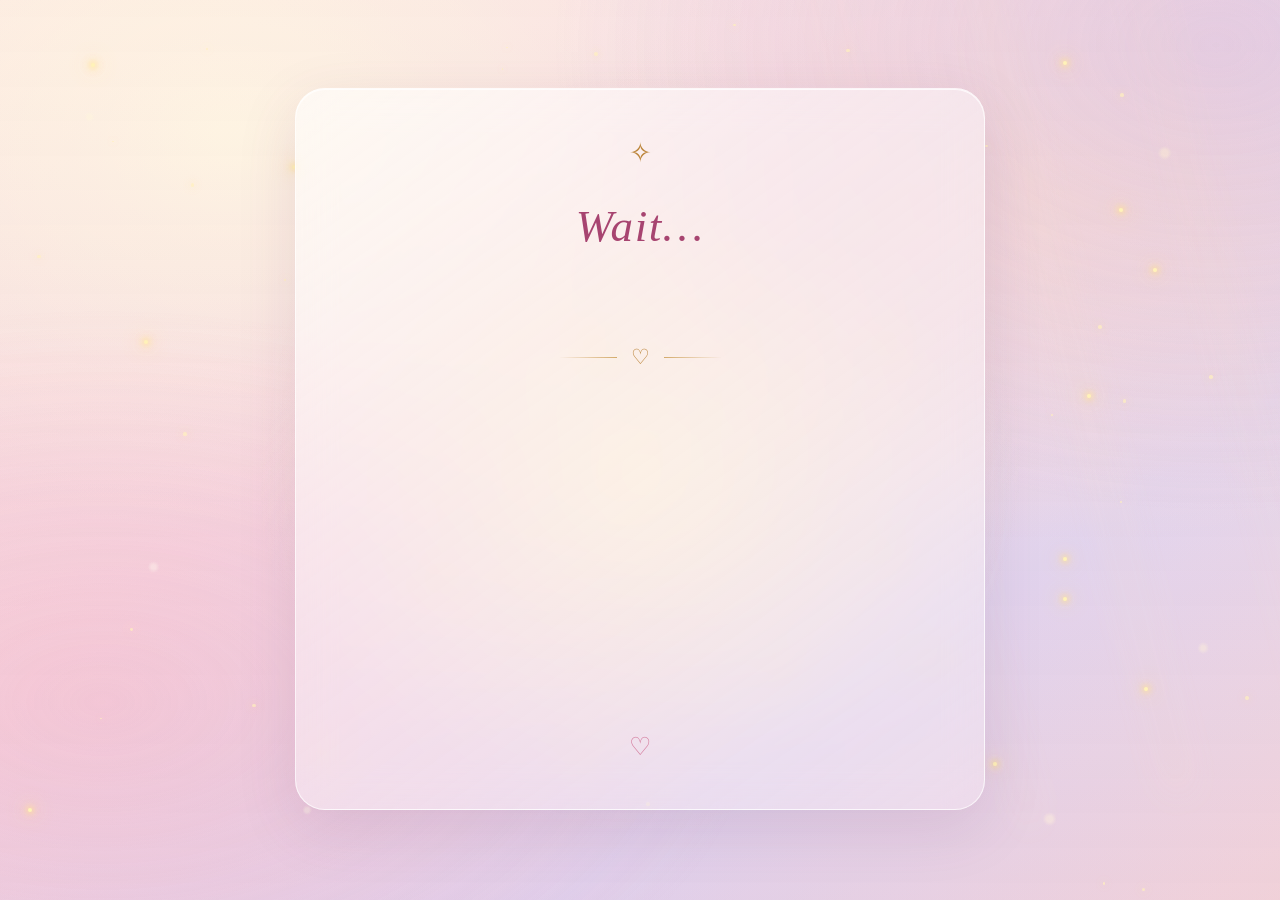
<file: part07.html>
<!DOCTYPE html>
<html lang="en">
<head>
  <meta charset="UTF-8">
  <meta name="viewport" content="width=device-width, initial-scale=1.0, viewport-fit=cover">
  <meta name="theme-color" content="#f6d5d5">
  <meta name="description" content="A little surprise for Malkinn — You Won My Heart.">
  <title>You Won My Heart ❤️</title>
  <link rel="stylesheet" href="part07.css">
</head>

<body>
  <main id="heartReveal" class="reveal-app">

    <!-- DREAMY BACKGROUND -->
    <div class="dream-background" aria-hidden="true">
      <div class="evening-glow"></div>
      <div class="window-light"></div>
      <div class="golden-spotlight"></div>
      <div class="edge-bokeh"></div>

      <div id="fireflies" class="fireflies"></div>
      <div id="rosePetals" class="rose-petals"></div>
      <div id="ambientHearts" class="ambient-hearts"></div>
      <div id="goldParticles" class="gold-particles"></div>
    </div>

    <!-- OPENING / REALISATION -->
    <section id="openingScene"
      class="reveal-scene opening-scene active"
      aria-label="A little surprise">

      <div class="opening-content">
        <span class="opening-ornament" aria-hidden="true">✧</span>

        <p id="openingWait" class="opening-line opening-wait">
          Wait…
        </p>

        <p id="openingSecret" class="opening-line opening-secret">
          There’s something I forgot to tell you.
        </p>

        <div class="opening-divider" aria-hidden="true">
          <span></span><span class="divider-heart">♡</span><span></span>
        </div>

        <div id="realisationText" class="realisation-text">
          <p class="reveal-line" data-delay="0">
            This game was never really about the hearts.
          </p>

          <p class="reveal-line" data-delay="1">
            You caught them…
          </p>

          <p class="reveal-line" data-delay="2">
            You collected them…
          </p>

          <p class="reveal-line" data-delay="3">
            You kept going…
          </p>

          <p class="reveal-line" data-delay="4">
            But somehow…
          </p>

          <p class="reveal-line final-realisation" data-delay="5">
            you ended up taking the one that mattered.
          </p>
        </div>

        <div class="opening-bottom-heart" aria-hidden="true">♡</div>
      </div>
    </section>

    <!-- MAIN HEART REVEAL -->
    <section id="heartRevealScene"
      class="reveal-scene heart-reveal-scene"
      aria-label="You won my heart">

      <div class="heart-reveal-content">
        <div class="main-heart-art" aria-hidden="true">
          <div class="heart-halo halo-one"></div>
          <div class="heart-halo halo-two"></div>
          <div class="heart-halo halo-three"></div>

          <span class="main-glowing-heart">❤️</span>

          <div class="heart-orbit orbit-one"></div>
          <div class="heart-orbit orbit-two"></div>
        </div>

        <p class="reveal-eyebrow">THE REAL PRIZE WAS ALWAYS YOU</p>

        <h1 id="mainRevealTitle" class="main-reveal-title">
          YOU WON<br>
          <span>MY HEART</span>
          <span class="title-heart">❤️</span>
        </h1>

        <div class="title-sparkle-line" aria-hidden="true">
          <span>✧</span><span>♡</span><span>✧</span>
        </div>

        <div id="emotionalMessage" class="emotional-message">
          <p class="emotional-line" data-delay="0">
            Maybe you thought you were just playing a little game…
          </p>

          <p class="emotional-line" data-delay="1">
            But for me…
          </p>

          <p class="emotional-line" data-delay="2">
            every heart you caught was just another reminder…
          </p>

          <p class="emotional-line emotional-final" data-delay="3">
            that you already had my heart.
          </p>
        </div>
      </div>
    </section>

    <!-- GOLDEN TROPHY / AWARD REVEAL -->
    <section id="trophyScene"
      class="reveal-scene trophy-scene"
      aria-label="Your special award">

      <div class="trophy-spotlight" aria-hidden="true"></div>
      <div id="trophyParticles" class="trophy-particles"
        aria-hidden="true"></div>

      <div class="trophy-content">
        <p class="trophy-intro">A LITTLE SOMETHING JUST FOR YOU</p>

        <div id="trophyStage" class="trophy-stage">
          <div class="trophy-aura"></div>

          <div class="trophy-cup" aria-label="Golden heart trophy">
            <div class="trophy-crown" aria-hidden="true">✧</div>

            <div class="trophy-bowl">
              <div class="trophy-shine"></div>
              <span class="trophy-heart">♥</span>
            </div>

            <div class="trophy-neck"></div>

            <div class="trophy-handles" aria-hidden="true">
              <span class="trophy-handle handle-left"></span>
              <span class="trophy-handle handle-right"></span>
            </div>

            <div class="trophy-stem"></div>
            <div class="trophy-base base-one"></div>
            <div class="trophy-base base-two"></div>

            <div class="trophy-engraving">
              YOU WON MY HEART
              <span>Malkinn ❤️</span>
            </div>
          </div>

          <div class="trophy-ground-glow"></div>
        </div>

        <div class="winner-announcement">
          <p class="congratulations">
            CONGRATULATIONS, MALKINN <span>❤️</span>
          </p>

          <h2 class="winner-title">YOU WON MY HEART</h2>

          <p class="officially">Officially<span class="official-dot">.</span></p>
        </div>

        <!-- SPECIAL AWARD DETAILS -->
        <article class="award-panel">
          <div class="award-panel-top">
            <span class="award-star" aria-hidden="true">✦</span>
            <p class="award-heading">SPECIAL AWARD</p>
            <span class="award-star" aria-hidden="true">✦</span>
          </div>

          <div class="award-divider"></div>

          <div class="award-detail">
            <span class="award-label">Awarded To</span>
            <span class="award-value award-recipient">Malkinn ❤️</span>
          </div>

          <div class="award-detail">
            <span class="award-label">For</span>
            <span class="award-value">Catching Hearts &amp; Stealing One</span>
          </div>

          <div class="award-detail">
            <span class="award-label">Category</span>
            <span class="award-value">
              The One Who Already Had Mine
            </span>
          </div>

          <div class="award-divider"></div>

          <p class="award-footer">Issued with unlimited love. ❤️</p>
        </article>

        <p class="trophy-footnote">
          Some prizes can never be wrapped. ♡
        </p>
      </div>
    </section>

    <!-- ENDING / CONTINUE TO PART 08 -->
    <section id="endingScene"
      class="reveal-scene ending-scene"
      aria-label="Your prize">

      <div class="ending-content">
        <div class="ending-ornament" aria-hidden="true">
          <span>✧</span>
          <span class="ending-ornament-heart">♡</span>
          <span>✧</span>
        </div>

        <div class="ending-mini-trophy" aria-hidden="true">
          <span>🏆</span>
          <i class="mini-trophy-sparkle sparkle-a">✦</i>
          <i class="mini-trophy-sparkle sparkle-b">✧</i>
          <i class="mini-trophy-sparkle sparkle-c">✦</i>
        </div>

        <p class="ending-overline">A LITTLE AWARD, A LOT OF LOVE</p>

        <h2 class="ending-title">
          Always remember…
        </h2>

        <p class="ending-message">
          No matter how many hearts you collect,
          <span>you'll always have mine.</span>
        </p>

        <div class="ending-divider" aria-hidden="true">
          <span></span><span>❤️</span><span></span>
        </div>

        <p class="ending-signature">With unlimited love, just for you.</p>

        <button id="continueButton"
          class="continue-button"
          type="button"
          aria-label="Continue to Part 08">

          <span class="continue-button-glow" aria-hidden="true"></span>
          <span class="continue-button-label">CONTINUE</span>
          <span class="continue-button-arrow" aria-hidden="true">→</span>
        </button>

        <p class="continue-note">Whenever you're ready, Malkinn ♡</p>
      </div>
    </section>

    <!-- CINEMATIC GOLDEN TRANSITION -->
    <div id="goldenTransition"
      class="golden-transition"
      aria-hidden="true">

      <div class="transition-golden-wash"></div>
      <div class="transition-light-core"></div>
      <div id="transitionParticles" class="transition-particles"></div>
      <div class="transition-ring transition-ring-one"></div>
      <div class="transition-ring transition-ring-two"></div>
    </div>

    <!-- SCREEN READER ANNOUNCEMENTS -->
    <p id="revealAnnouncement"
      class="sr-only"
      aria-live="polite"
      aria-atomic="true"></p>

  </main>

  <script src="part07.js"></script>
</body>
</html>
</file>
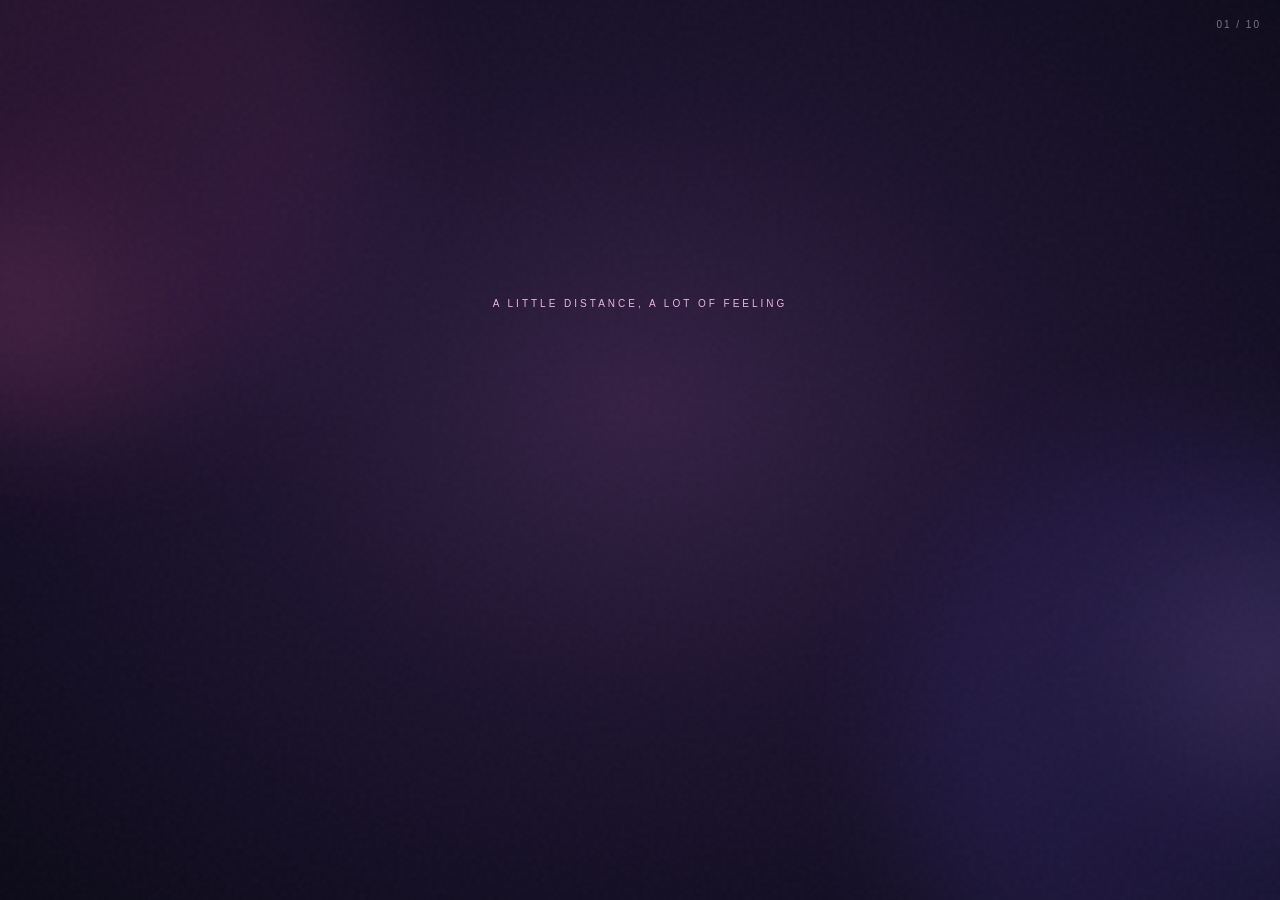
<file: part08.html>
<!DOCTYPE html>
<html lang="en">
<head>
  <meta charset="UTF-8">
  <meta name="viewport" content="width=device-width, initial-scale=1.0">
  <meta name="theme-color" content="#100b20">
  <title>70 KM, But Always Close ❤️</title>
  <link rel="stylesheet" href="part08.css">
</head>
<body>
  <main id="distanceApp" class="distance-app" data-next-page="part10.html">
    <div class="ambient-glow glow-one"></div>
    <div class="ambient-glow glow-two"></div>
    <div id="particles" class="particles" aria-hidden="true"></div>
    <div class="film-grain" aria-hidden="true"></div>

    <div class="scene-counter" id="sceneCounter">01 / 10</div>

    <!-- 01: OPENING -->
    <section class="scene active" id="openingScene" aria-label="Opening">
      <div class="scene-content opening-content">
        <span class="eyebrow reveal">A LITTLE DISTANCE, A LOT OF FEELING</span>
        <h1 class="distance-title reveal">70 <span>KM</span></h1>
        <p class="cinematic-line reveal">Sirf 70 KM…</p>
        <p class="cinematic-line reveal">
          …phir bhi kabhi-kabhi aapse milna itna mushkil kyun lagta hai?
        </p>
      </div>
    </section>

    <!-- 02: I MISS YOU -->
    <section class="scene" id="missYouScene" aria-label="I miss you">
      <div class="window-glow" aria-hidden="true"></div>
      <div class="phone-illustration" aria-hidden="true">
        <div class="phone-frame">
          <div class="phone-speaker"></div>
          <div class="phone-heart">♡</div>
          <div class="phone-time">Somewhere, thinking of you</div>
          <div class="phone-light"></div>
        </div>
      </div>
      <div class="scene-content">
        <span class="eyebrow reveal">SOME NIGHTS FEEL LONGER</span>
        <h2 class="cinematic-heading reveal">I MISS YOU, ARADHYA ❤️</h2>
        <p class="cinematic-line reveal">Aaj bas aapko dekhne ka mann tha…</p>
        <p class="cinematic-line reveal">
          Kabhi-kabhi bina kisi reason ke bhi aapki yaad aa jaati hai.
        </p>
      </div>
    </section>

    <!-- 03: JUST TO SEE YOU -->
    <section class="scene" id="justSeeYouScene" aria-label="Just to see you">
      <div class="floating-heart heart-a" aria-hidden="true">♡</div>
      <div class="floating-heart heart-b" aria-hidden="true">♥</div>
      <div class="scene-content">
        <span class="eyebrow reveal">NOTHING ELSE</span>
        <p class="cinematic-line large-line reveal">
          Kabhi-kabhi kuch chahiye bhi nahi hota…
        </p>
        <p class="cinematic-line reveal">Na koi gift…</p>
        <h2 class="cinematic-line reveal">
          Bas ek baar aapko saamne dekhna hota hai. ❤️
        </h2>
      </div>
    </section>

    <!-- 04: THE DISTANCE MAP -->
    <section class="scene" id="distanceMapScene" aria-label="The distance">
      <div class="scene-content map-content">
        <span class="eyebrow reveal">TWO PLACES, ONE STORY</span>
        <div class="map-visual reveal" aria-label="Illustration of two connected places">
          <div class="map-stars" aria-hidden="true"></div>
          <div class="map-point you-point">
            <span class="point-pulse"></span>
            <span class="point-dot"></span>
            <span class="point-label">YOU ❤️</span>
          </div>
          <div class="map-route"><span class="route-traveller">✦</span></div>
          <div class="map-point ara-point">
            <span class="point-pulse"></span>
            <span class="point-dot"></span>
            <span class="point-label">ARADHYA ❤️</span>
          </div>
          <div class="map-distance">70 KM</div>
        </div>
        <p class="cinematic-line reveal">Itna sa distance…</p>
        <p class="cinematic-line reveal">…aur phir bhi milne ke liye itna intezaar.</p>
      </div>
    </section>

    <!-- 05: BUT WE ARE NOT FAR -->
    <section class="scene" id="notFarScene" aria-label="We are not far">
      <div class="near-hearts" aria-hidden="true">
        <span class="near-heart near-heart-left">♥</span>
        <span class="near-heart near-heart-right">♥</span>
        <span class="near-heart-link"></span>
      </div>
      <div class="scene-content">
        <span class="eyebrow reveal">BUT THE HEART KNOWS</span>
        <p class="cinematic-line reveal">Lekin sach kahun…</p>
        <h2 class="cinematic-line reveal">
          Hum kabhi ek dusre se itne door the hi nahi.
        </h2>
      </div>
    </section>

    <!-- 06: DIL SE DIL TAK -->
    <section class="scene" id="heartConnectionScene" aria-label="Heart to heart">
      <div class="heart-universe" aria-hidden="true">
        <span class="orbit orbit-one"></span>
        <span class="orbit orbit-two"></span>
        <span class="connection-heart heart-left">♥</span>
        <span class="connection-heart heart-right">♥</span>
        <span class="heart-beam"></span>
        <span class="heartbeat-line"></span>
      </div>
      <div class="scene-content">
        <span class="eyebrow reveal">DIL SE DIL TAK</span>
        <p class="cinematic-line reveal">Faasla sirf jagah ka hai…</p>
        <h2 class="cinematic-line reveal">Dil ka nahi.</h2>
        <p class="cinematic-line reveal">Aap wahan ho…</p>
        <p class="cinematic-line reveal">Main yahan hoon…</p>
        <p class="cinematic-line reveal">Par hamara dil…</p>
        <h2 class="cinematic-line reveal">…ek hi jagah hai. ❤️</h2>
      </div>
    </section>

    <!-- 07: SAME SKY -->
    <section class="scene sky-scene" id="sameSkyScene" aria-label="Under the same sky">
      <div class="moon" aria-hidden="true">
        <span class="moon-shadow"></span>
      </div>
      <div class="sky-stars" aria-hidden="true"></div>
      <div class="scene-content">
        <span class="eyebrow reveal">LOOK UP TONIGHT</span>
        <p class="cinematic-line reveal">Aap wahan…</p>
        <p class="cinematic-line reveal">Main yahan…</p>
        <h2 class="cinematic-line reveal">Lekin aasman wahi. 🌙</h2>
      </div>
    </section>

    <!-- 08: WAITING TO MEET -->
    <section class="scene waiting-scene" id="waitingScene" aria-label="Waiting to meet">
      <div class="day-sky" aria-hidden="true">
        <span class="sky-moon">☾</span>
        <span class="sky-sun">☀</span>
        <span class="sky-sunset">◒</span>
        <div class="sky-horizon"></div>
      </div>
      <div class="scene-content">
        <span class="eyebrow reveal">UNTIL THAT DAY</span>
        <p class="cinematic-line reveal">
          Shayad hum roz mil nahi paate…
        </p>
        <p class="cinematic-line reveal">
          Shayad har baar jab mann kare, tab aapko dekh nahi paate…
        </p>
        <p class="cinematic-line reveal">Aur shayad isi liye…</p>
        <h2 class="cinematic-line reveal">
          Har mulaqat ki value aur zyada ho jaati hai. ❤️
        </h2>
      </div>
    </section>

    <!-- 09: FINAL EMOTIONAL SCENE -->
    <section class="scene final-scene" id="finalDistanceScene" aria-label="Nothing can separate our hearts">
      <div class="final-map" aria-hidden="true">
        <span class="final-map-point final-you"></span>
        <span class="final-map-line"></span>
        <span class="final-map-point final-ara"></span>
        <span class="final-map-label">70 KM</span>
      </div>
      <div class="scene-content">
        <p class="cinematic-line reveal">70 KM may keep us apart…</p>
        <h2 class="cinematic-line reveal">
          …but nothing can keep our hearts apart. ❤️
        </h2>
        <div class="final-pause"></div>
        <p class="final-signature reveal">I miss you, Aradhya. Always. ❤️</p>
      </div>
    </section>

    <!-- 10: GIFT BOX TRANSITION -->
    <section class="scene gift-scene" id="giftTransitionScene" aria-label="A little gift for you">
      <div class="gift-aura" aria-hidden="true"></div>
      <div class="gift-illustration" aria-hidden="true">
        <div class="gift-lid"><span></span></div>
        <div class="gift-box">
          <span class="gift-ribbon-vertical"></span>
          <span class="gift-ribbon-horizontal"></span>
        </div>
        <div class="gift-spark gift-spark-one">✦</div>
        <div class="gift-spark gift-spark-two">✧</div>
        <div class="gift-spark gift-spark-three">✦</div>
      </div>
      <div class="scene-content">
        <span class="eyebrow reveal">SOMETHING FROM MY HEART</span>
        <p class="cinematic-line reveal">
          Aur jab milna possible na ho…
        </p>
        <h2 class="cinematic-line reveal">
          …toh kuch cheezein aap tak pahunchani toh banti hain. 🎁
        </h2>
        <button id="openGiftButton" class="open-gift-button" type="button">
          TAP TO OPEN 🎁
        </button>
      </div>
    </section>
  </main>

  <script src="part08.js" defer></script>
</body>
</html>
</file>
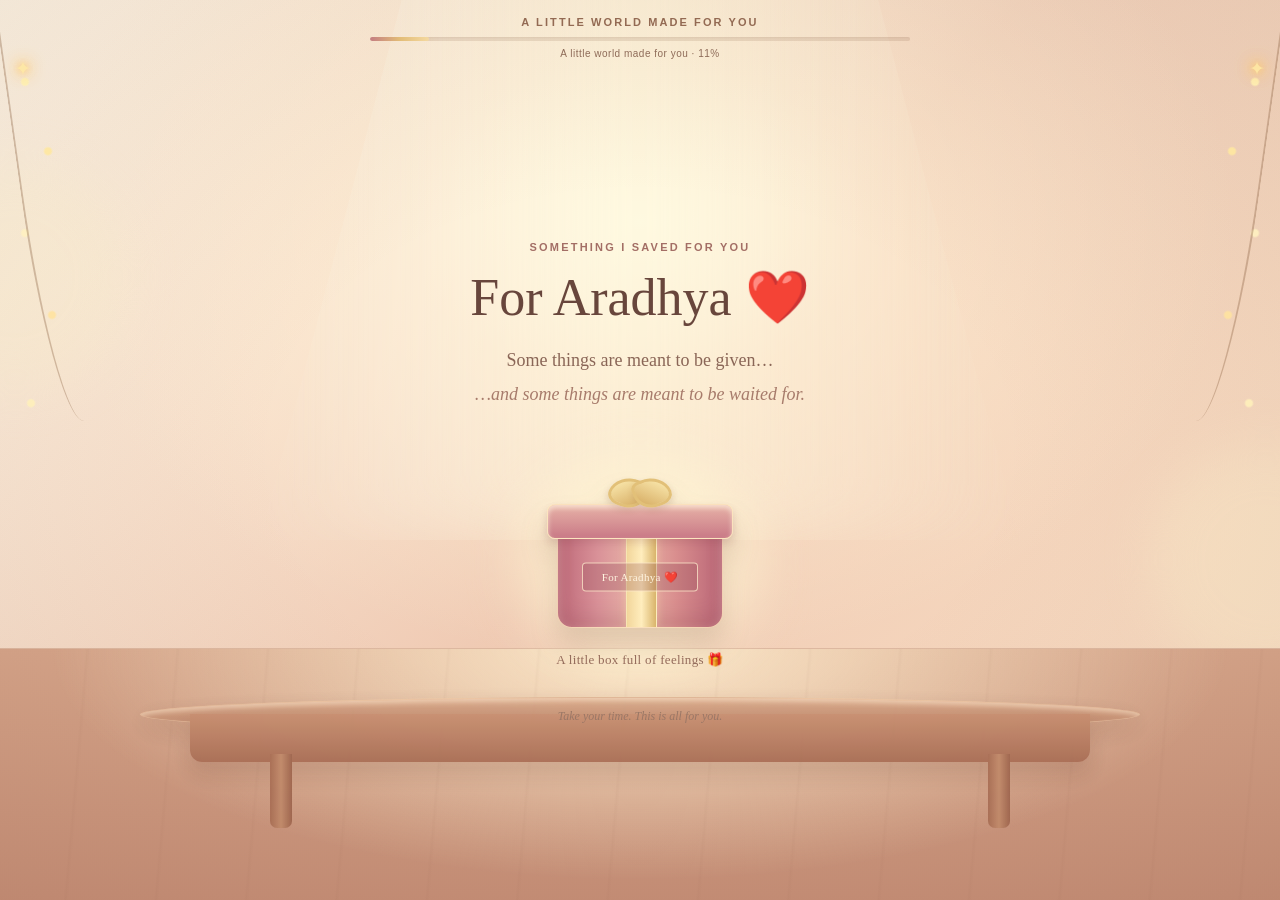
<file: part10.html>
<!DOCTYPE html>
<html lang="en">
<head>
  <meta charset="UTF-8">
  <meta name="viewport" content="width=device-width, initial-scale=1.0, viewport-fit=cover">
  <meta name="theme-color" content="#f8e7d2">
  <meta name="description" content="A little collection of gifts saved for Aradhya, until the day we meet.">
  <title>For Aradhya ❤️ | A Little Gift Room</title>
  <link rel="stylesheet" href="part10.css">
</head>

<body>
<main id="giftExperience" class="gift-experience" data-next-page="part11.html">

  <!-- WARM MAGICAL BACKGROUND -->
  <div class="room-background" aria-hidden="true">
    <div class="warm-wall"></div>
    <div class="window-light"></div>
    <div class="fairy-lights fairy-lights-left"></div>
    <div class="fairy-lights fairy-lights-right"></div>
    <div class="room-bokeh" id="roomBokeh"></div>
    <div class="room-floor"></div>
    <div class="room-vignette"></div>
  </div>

  <div id="goldenDust" class="golden-dust" aria-hidden="true"></div>
  <div id="rosePetals" class="rose-petals" aria-hidden="true"></div>

  <!-- PROGRESS -->
  <header class="gift-header">
    <p class="eyebrow">A LITTLE WORLD MADE FOR YOU</p>
    <div class="progress-track" role="progressbar"
         aria-label="Gift journey progress"
         aria-valuemin="0" aria-valuemax="100" aria-valuenow="5">
      <div id="progressFill" class="progress-fill"></div>
    </div>
    <p id="progressLabel" class="progress-label">A little surprise awaits… ✨</p>
  </header>

  <!-- TABLE -->
  <div class="wooden-table" aria-hidden="true">
    <div class="table-top"></div>
    <div class="table-front"></div>
    <div class="table-leg table-leg-left"></div>
    <div class="table-leg table-leg-right"></div>
  </div>

  <!-- SCENE 1: GIFT BOX -->
  <section id="giftOpening" class="gift-scene active"
           aria-labelledby="openingTitle">
    <div class="scene-content opening-content">
      <div class="opening-intro">
        <p class="scene-kicker">SOMETHING I SAVED FOR YOU</p>
        <h1 id="openingTitle">For Aradhya <span>❤️</span></h1>
        <p class="opening-line">Some things are meant to be given…</p>
        <p class="opening-line opening-line-delay">
          …and some things are meant to be waited for.
        </p>
      </div>

      <button id="openMainBox" class="gift-box-button" type="button">
        <span class="gift-box-halo" aria-hidden="true"></span>
        <span class="gift-box-visual" aria-hidden="true">
          <span class="gift-box-lid">
            <span class="gift-box-bow"></span>
          </span>
          <span class="gift-box-base">
            <span class="gift-box-ribbon"></span>
            <span class="gift-box-label">For Aradhya ❤️</span>
          </span>
        </span>
        <span class="gift-box-caption">A little box full of feelings 🎁</span>
      </button>

      <p class="scene-hint">Take your time. This is all for you.</p>
    </div>
  </section>

  <!-- SCENE 2: NINE LITTLE GIFTS -->
  <section id="littleGifts" class="gift-scene"
           aria-labelledby="littleGiftsTitle" aria-hidden="true">
    <div class="scene-content gifts-content">
      <p class="scene-kicker">LITTLE THINGS, BIG FEELINGS</p>
      <h2 id="littleGiftsTitle">Picked with you in mind ✨</h2>
      <p class="scene-description">Each little thing has a reason for being here.</p>

      <div id="giftObjectStage" class="gift-object-stage"
           aria-live="polite" aria-atomic="true">
        <div class="gift-object-placeholder" aria-hidden="true">🎁</div>
      </div>

      <div class="gift-information">
        <p id="giftNumber" class="gift-number">GIFT 01 OF 09</p>
        <h3 id="giftItemName" class="gift-item-name">A little surprise</h3>
        <p id="giftItemNote" class="gift-item-note">
          Picked this thinking of you. ❤️
        </p>
      </div>

      <div id="giftDots" class="gift-dots" aria-label="Gift progress"></div>

      <button id="nextGiftButton" class="glass-button" type="button">
        Reveal the next gift ✨
      </button>
      <p id="giftStatus" class="scene-hint" aria-live="polite">
        One gift at a time, just for you. 💗
      </p>
    </div>
  </section>

  <!-- SCENE 3: HANDMADE GIFTS -->
  <section id="handmadeGifts" class="gift-scene"
           aria-labelledby="handmadeTitle" aria-hidden="true">
    <div class="scene-content handmade-content">
      <p class="scene-kicker">MADE BY HAND, KEPT WITH LOVE</p>
      <h2 id="handmadeTitle">Some things came from my heart. 💌</h2>
      <p class="scene-description">Not everything here was bought.</p>

      <div class="handmade-gallery">

        <article class="handmade-card">
          <div class="handmade-art envelopes-art" aria-hidden="true">
            <span>💌</span><span>✉️</span><span>💌</span>
          </div>
          <h3>Open When Letters</h3>
          <p>Little letters, saved for different kinds of days.</p>
          <button id="spreadLettersButton"
                  class="glass-button secondary-button" type="button">
            See the letters 💌
          </button>
          <div id="lettersFan" class="handmade-preview" hidden
               aria-live="polite"></div>
        </article>

        <article class="handmade-card">
          <div class="handmade-art vintage-art" aria-hidden="true">
            <span>📜</span><span class="tiny-sparkle">✨</span>
          </div>
          <h3>Vintage Love Letter</h3>
          <p>A little piece of my heart, written by hand.</p>
          <button id="unfoldVintageButton"
                  class="glass-button secondary-button" type="button">
            Open the letter 📜
          </button>
          <div id="vintagePreview" class="handmade-preview" hidden
               aria-live="polite"></div>
        </article>

        <article class="handmade-card">
          <div class="handmade-art long-letter-art" aria-hidden="true">
            <span>📝</span><span class="tiny-sparkle">💗</span>
          </div>
          <h3>The Long Pull Letter</h3>
          <p>More than a page of things I wanted to say.</p>
          <button id="pullLetterButton"
                  class="glass-button secondary-button" type="button">
            Unfold it 📝
          </button>
          <div id="pullLetterPreview" class="handmade-preview" hidden
               aria-live="polite"></div>
        </article>

      </div>

      <button id="nextHandmadeButton" class="glass-button" type="button">
        Continue ❤️
      </button>
    </div>
  </section>

  <!-- SCENE 4: WHY THESE GIFTS -->
  <section id="whyDifferent" class="gift-scene"
           aria-labelledby="differentTitle" aria-hidden="true">
    <div class="scene-content emotional-content">
      <div class="soft-glow-orb" aria-hidden="true">✨</div>
      <p class="scene-kicker">A LITTLE THOUGHT</p>
      <h2 id="differentTitle">These aren't just things I bought…</h2>
      <p class="emotional-line">I made some of them myself.</p>
      <p class="emotional-line">
        Because some feelings are better written by hand. ❤️
      </p>
      <button id="nextDifferentButton" class="glass-button" type="button">
        There's something else… ✨
      </button>
    </div>
  </section>

  <!-- SCENE 5: REALITY -->
  <section id="realPart" class="gift-scene"
           aria-labelledby="realPartTitle" aria-hidden="true">
    <div class="scene-content emotional-content">
      <div class="soft-glow-orb" aria-hidden="true">🎁</div>
      <p class="scene-kicker">ONE LITTLE PROBLEM</p>
      <h2 id="realPartTitle">But there's one little problem…</h2>
      <p class="emotional-line">I can't give these to you through a screen.</p>
      <p class="emotional-line">Because these are actually waiting for you. ❤️</p>
      <button id="nextRealPartButton" class="glass-button" type="button">
        I understand… ❤️
      </button>
    </div>
  </section>

  <!-- SCENE 6: WHEN WE MEET -->
  <section id="whenWeMeet" class="gift-scene"
           aria-labelledby="whenWeMeetTitle" aria-hidden="true">
    <div class="scene-content emotional-content">
      <p class="scene-kicker">SAVED FOR OUR DAY</p>
      <h2 id="whenWeMeetTitle">Ye sab main aapko…</h2>
      <p class="emotional-line">…jab bhi hum milenge…</p>
      <p class="emotional-line emotional-highlight">…tab khud dunga. ❤️</p>
      <div class="promise-lines">
        <p>No delivery.</p>
        <p>No courier.</p>
        <p class="promise-highlight">Just me, giving them to you. 💗</p>
      </div>
      <button id="nextMeetButton" class="glass-button" type="button">
        Keep them safe for now 🎁
      </button>
    </div>
  </section>

  <!-- SCENE 7: GIFTS SAVED -->
  <section id="everythingSaved" class="gift-scene"
           aria-labelledby="savedTitle" aria-hidden="true">
    <div class="scene-content saved-content">
      <p class="scene-kicker">UNTIL THE DAY WE MEET</p>
      <h2 id="savedTitle">Every little thing, safe with me. ❤️</h2>
      <div id="savedGiftDisplay" class="saved-gift-display"
           aria-hidden="true">🎁</div>
      <div id="savedItems" class="saved-items"></div>
      <p id="savingMessage" class="saving-message">
        Putting everything back, one little memory at a time…
      </p>
      <button id="closeGiftBoxButton" class="glass-button" type="button">
        Keep them safe ❤️
      </button>
    </div>
  </section>

  <!-- SCENE 8: FINAL GIFT MESSAGE -->
  <section id="finalGiftMessage" class="gift-scene"
           aria-labelledby="finalMessageTitle" aria-hidden="true">
    <div class="scene-content final-gift-content">
      <div class="final-box-illustration" aria-hidden="true">
        <span class="final-box-glow"></span>
        <span class="final-box-emoji">🎁</span>
        <span class="final-box-sparkle sparkle-one">✨</span>
        <span class="final-box-sparkle sparkle-two">💫</span>
      </div>
      <p class="scene-kicker">UNTIL OUR DAY</p>
      <h2 id="finalMessageTitle">
        Waiting for the day I can finally give these to you. ❤️
      </h2>
      <p class="final-message-secondary">Until then… they're safe with me.</p>
      <p class="gift-signature">— For Aradhya ❤️</p>
      <button id="openNextLetterButton" class="glass-button" type="button">
        There's one more thing… 💌
      </button>
    </div>
  </section>

  <!-- SCENE 9: LETTER TEASER -->
  <section id="letterTransition" class="gift-scene letter-transition"
           aria-labelledby="transitionTitle" aria-hidden="true">
    <div class="scene-content letter-transition-content">
      <div class="transition-atmosphere" aria-hidden="true">
        <span class="transition-glow"></span>
        <span class="transition-particle particle-one">✨</span>
        <span class="transition-particle particle-two">✦</span>
        <span class="transition-particle particle-three">💫</span>
      </div>

      <div class="transition-letter-stage">
        <div id="transitionLetter" class="transition-letter">
          <div class="letter-shadow" aria-hidden="true"></div>
          <div class="letter-paper">
            <div class="letter-paper-border" aria-hidden="true"></div>
            <div class="letter-top-decoration" aria-hidden="true">
              <span>✦</span><span>❦</span><span>✦</span>
            </div>
            <div class="letter-seal" aria-hidden="true"><span>❤️</span></div>
            <p class="letter-label">A LITTLE SOMETHING MORE</p>
            <div class="letter-bottom-decoration" aria-hidden="true">❦</div>
          </div>
          <div class="letter-light-beam" aria-hidden="true"></div>
        </div>
      </div>

      <div class="transition-copy">
        <p class="scene-kicker">BEFORE YOU GO…</p>
        <h2 id="transitionTitle">There is still something I want to tell you…</h2>
        <p class="transition-subtitle">❤️</p>
      </div>

      <button id="continueToPart11" class="glass-button" type="button">
        Continue our story ✨
      </button>
      <p id="part11Status" class="scene-hint" aria-live="polite"></p>
    </div>
  </section>

</main>

<script src="part10.js" defer></script>
</body>
</html>
</file>
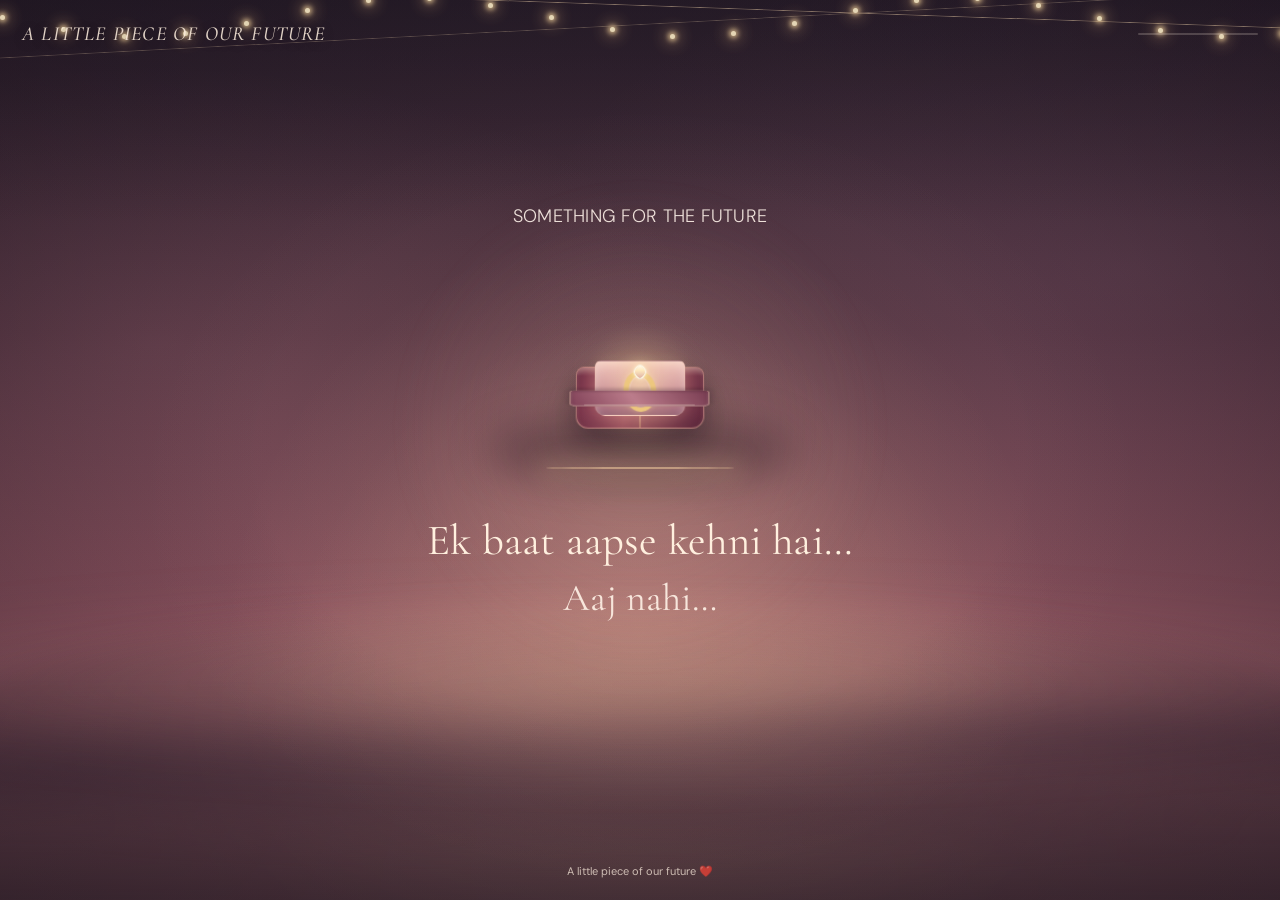
<file: part11.html>
<!DOCTYPE html>
<html lang="en">
<head>
  <meta charset="UTF-8">
  <meta name="viewport" content="width=device-width, initial-scale=1.0">
  <meta name="theme-color" content="#68414e">
  <meta name="description" content="A little promise for a future day. A special chapter made for Aradhya.">

  <title>Be Ready for That Day ❤️</title>

  <link rel="preconnect" href="https://fonts.googleapis.com">
  <link rel="preconnect" href="https://fonts.gstatic.com" crossorigin>
  <link href="https://fonts.googleapis.com/css2?family=Cormorant+Garamond:wght@400;500;600;700&family=DM+Sans:wght@400;500;600&display=swap" rel="stylesheet">

  <link rel="stylesheet" href="part11.css">
  <script src="part11.js" defer></script>
</head>

<body>
  <main class="future-experience" id="futureExperience">

    <!-- DREAMY EVENING BACKGROUND -->
    <div class="future-world" aria-hidden="true">
      <div class="evening-sky"></div>
      <div class="garden-blur"></div>
      <div class="distant-garden"></div>
      <div class="warm-horizon"></div>
      <div class="vignette"></div>
      <div class="fairy-lights"></div>
      <div class="bokeh-layer"></div>
      <div class="petal-layer" id="petalLayer"></div>
      <div class="gold-dust" id="goldDust"></div>
    </div>

    <!-- TOP BRANDING -->
    <header class="future-header">
      <p class="future-brand">A LITTLE PIECE OF OUR FUTURE</p>

      <div
        class="future-progress"
        role="progressbar"
        aria-label="Story progress"
        aria-valuemin="0"
        aria-valuemax="100"
        aria-valuenow="0"
        id="futureProgress"
      >
        <span class="future-progress-fill" id="futureProgressFill"></span>
      </div>
    </header>

    <!-- SCENE 1: THE OPENING -->
    <section
      class="future-scene opening-scene active"
      id="openingScene"
      aria-hidden="false"
    >
      <div class="opening-inner scene-inner">

        <div class="opening-light-orb" aria-hidden="true"></div>

        <p class="scene-eyebrow">SOMETHING FOR THE FUTURE</p>

        <div class="opening-ring-stage">
          <div class="opening-ring-box ring-box" id="openingRingBox">
            <div class="ring-box-base"></div>

            <div class="ring-box-lid">
              <span class="box-lid-highlight"></span>
            </div>

            <div class="ring-inner">
              <div class="ring-glow"></div>
              <div class="ring-band"></div>
              <div class="ring-stone"></div>
            </div>
          </div>
        </div>

        <div class="opening-copy scene-copy">
          <p class="scene-line" data-sequence-line>
            Ek baat aapse kehni hai…
          </p>

          <p class="scene-line" data-sequence-line>
            Aaj nahi…
          </p>

          <p class="scene-line" data-sequence-line>
            Abhi nahi…
          </p>

          <p class="scene-line highlight-line" data-sequence-line>
            Par jis din hum saamne milenge… <span>❤️</span>
          </p>
        </div>

        <button class="future-button" id="continueFuture" type="button">
          Continue our story <span aria-hidden="true">✧</span>
        </button>

      </div>
    </section>

    <!-- SCENE 2: THE RING REVEAL -->
    <section
      class="future-scene ring-scene"
      id="ringScene"
      aria-hidden="true"
    >
      <div class="scene-inner ring-scene-inner">

        <p class="scene-eyebrow">A LITTLE PROMISE</p>

        <div class="hero-ring-stage">
          <div class="hero-ring-box ring-box" id="heroRingBox">
            <div class="ring-box-base"></div>

            <div class="ring-box-lid">
              <span class="box-lid-highlight"></span>
            </div>

            <div class="ring-inner">
              <div class="ring-glow"></div>
              <div class="ring-band"></div>
              <div class="ring-stone"></div>
            </div>
          </div>
        </div>

        <div class="ring-copy scene-copy">
          <p class="scene-line" data-sequence-line>
            Us din mere paas aapke liye sirf ek ring nahi hogi…
          </p>

          <p class="scene-line" data-sequence-line>
            Ek sawaal bhi hoga…
          </p>

          <p class="scene-line" data-sequence-line>
            Wahi sawaal…
          </p>

          <p class="scene-line highlight-line" data-sequence-line>
            Jo main aapki aankhon mein dekhkar poochna chahta hoon. ❤️
          </p>
        </div>

        <button class="future-button" type="button" data-next-scene>
          And then… <span aria-hidden="true">✧</span>
        </button>

      </div>
    </section>

    <!-- SCENE 3: THE FUTURE QUESTION -->
    <section
      class="future-scene question-scene"
      id="questionScene"
      aria-hidden="true"
    >
      <div class="scene-inner question-inner">

        <div class="question-halo" aria-hidden="true"></div>

        <p class="scene-eyebrow">A QUESTION FOR ANOTHER DAY</p>

        <div class="question-copy scene-copy">
          <h1 class="scene-line question-title" data-sequence-line>
            Will you be mine…
          </h1>

          <p class="scene-line" data-sequence-line>
            not just for a moment…
          </p>

          <p class="scene-line" data-sequence-line>
            not just for a few years…
          </p>

          <p class="scene-line question-highlight" data-sequence-line>
            but for forever? <span>❤️</span>
          </p>

          <div class="question-divider" aria-hidden="true"></div>

          <p class="scene-line hindi-question" data-sequence-line>
            Kya aap meri zindagi ka woh hissa banengi…
          </p>

          <p class="scene-line hindi-question" data-sequence-line>
            jise main kabhi khatam nahi hone dena chahta?
          </p>
        </div>

        <button class="future-button" type="button" data-next-scene>
          There's something more <span aria-hidden="true">✧</span>
        </button>

      </div>
    </section>

    <!-- SCENE 4: WHEN WE MEET -->
    <section
      class="future-scene meeting-scene"
      id="meetingScene"
      aria-hidden="true"
    >
      <div class="scene-inner meeting-inner">

        <div class="meeting-sunset" aria-hidden="true"></div>
        <div class="meeting-garden-glow" aria-hidden="true"></div>

        <p class="scene-eyebrow">WHEN WE FINALLY MEET</p>

        <div class="meeting-copy scene-copy">
          <p class="scene-line" data-sequence-line>
            Us din main aapse ye sab saamne kahunga…
          </p>

          <p class="scene-line" data-sequence-line>
            Aapki aankhon mein dekhkar.
          </p>

          <p class="scene-line" data-sequence-line>
            Aapka haath pakadkar.
          </p>

          <p class="scene-line" data-sequence-line>
            Aur phir…
          </p>

          <p class="scene-line highlight-line" data-sequence-line>
            Aapke jawab ka intezaar karunga. ❤️
          </p>
        </div>

        <button class="future-button" type="button" data-next-scene>
          Until that day… <span aria-hidden="true">✧</span>
        </button>

      </div>
    </section>

    <!-- SCENE 5: BE READY FOR THAT DAY -->
    <section
      class="future-scene until-scene"
      id="untilScene"
      aria-hidden="true"
    >
      <div class="scene-inner until-inner">

        <p class="scene-eyebrow">JUST BETWEEN US</p>

        <div class="until-copy scene-copy">
          <p class="scene-line" data-sequence-line>
            Bas tab tak…
          </p>

          <p class="scene-line" data-sequence-line>
            thoda sa intezaar kijiye.
          </p>

          <p class="scene-line" data-sequence-line>
            Aur haan…
          </p>

          <h2 class="scene-line until-title" data-sequence-line>
            Be ready for that day, Aradhya. <span>❤️</span>
          </h2>
        </div>

        <button class="future-button" type="button" data-next-scene>
          One last thing… <span aria-hidden="true">✧</span>
        </button>

      </div>
    </section>

    <!-- SCENE 6: THE FINAL PROMISE -->
    <section
      class="future-scene final-scene"
      id="finalScene"
      aria-hidden="true"
    >
      <div class="final-inner final-scene-inner">

        <p class="final-eyebrow">UNTIL OUR DAY ARRIVES</p>

        <div class="final-ring-stage">
          <div class="final-ring-box" id="finalRingBox">
            <div class="final-ring-lid"></div>
            <div class="final-ring-glow"></div>
            <div class="final-ring"></div>
          </div>
        </div>

        <div class="final-copy final-scene-copy">
          <h2 class="final-title scene-line" data-sequence-line>
            Because one day,
          </h2>

          <p class="final-description scene-line" data-sequence-line>
            I'm going to ask you properly. <span>💍❤️</span>
          </p>

          <div class="final-divider" aria-hidden="true"></div>

          <p class="final-forever-line scene-line" data-sequence-line>
            And that day…
          </p>

          <p class="final-description scene-line" data-sequence-line>
            I want to remember forever.
          </p>
        </div>

        <button
          class="future-button"
          id="continueToPart12"
          type="button"
        >
          Continue our story <span aria-hidden="true">✧</span>
        </button>

      </div>
    </section>

    <!-- CINEMATIC ENDING OVERLAY -->
    <div
      class="future-ending-overlay"
      id="futureEndingOverlay"
      aria-hidden="true"
    >
      <div
        class="future-ending-warm-light"
        aria-hidden="true"
      ></div>

      <p
        class="future-ending-text"
        id="futureEndingText"
        aria-live="polite"
      >
        Until then… ❤️
      </p>
    </div>

    <!-- SCREEN READER STATUS -->
    <p
      class="future-status"
      id="futureStatus"
      role="status"
      aria-live="polite"
    ></p>

  </main>
</body>
</html>
</file>
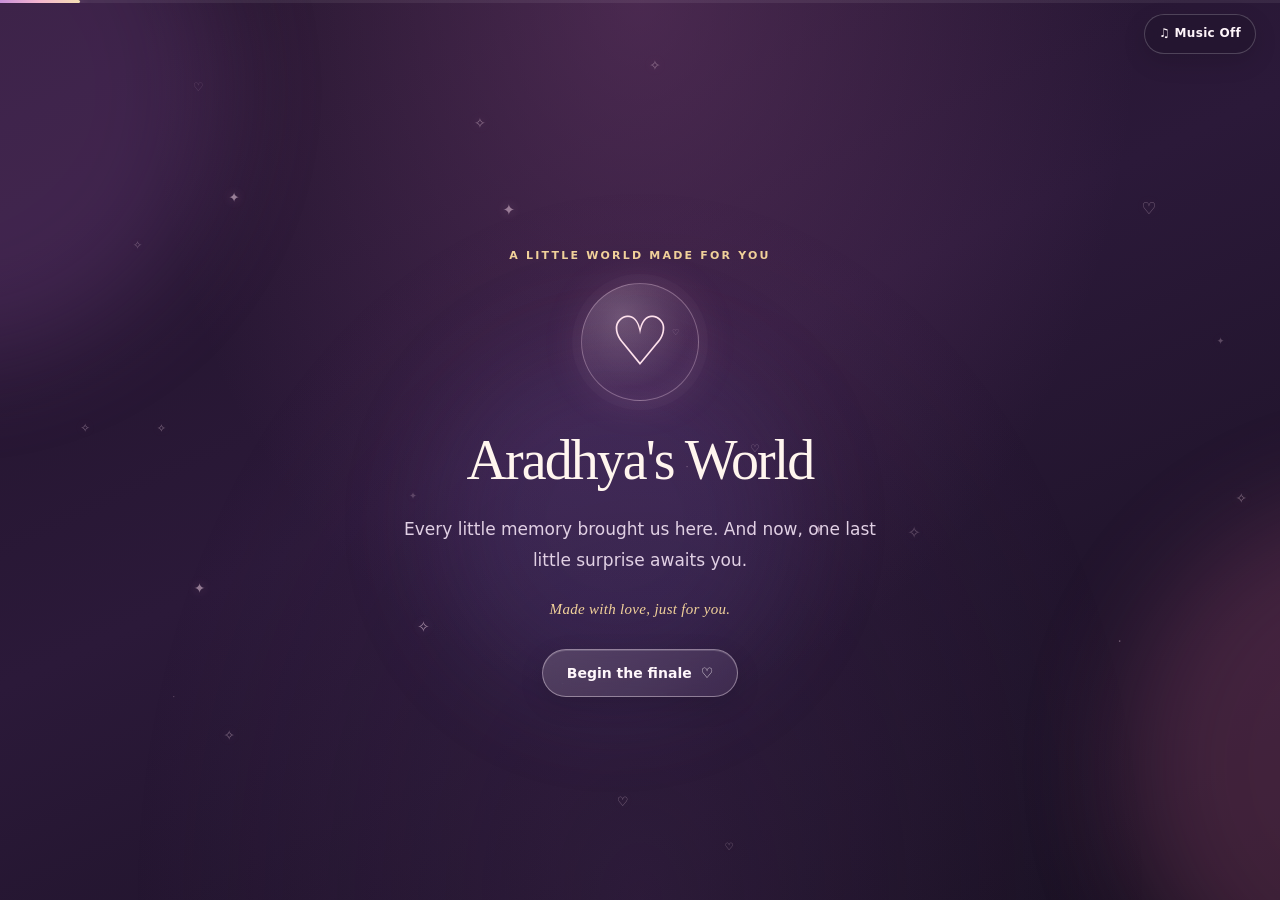
<file: part12.html>
<!DOCTYPE html>
<html lang="en">
<head>
  <meta charset="UTF-8">
  <meta name="viewport" content="width=device-width, initial-scale=1.0">
  <meta name="theme-color" content="#21132f">
  <meta name="description" content="A special birthday finale made for Aradhya.">
  <title>Aradhya's World — Grand Finale</title>

  <link rel="stylesheet" href="./part12.css">
  <script src="./part12.js" defer></script>
</head>

<body class="grand-finale">

  <!-- BACKGROUND ATMOSPHERE -->
  <div class="finale-background" aria-hidden="true">
    <div class="background-glow glow-one"></div>
    <div class="background-glow glow-two"></div>
    <div class="background-glow glow-three"></div>
  </div>

  <div id="ambientParticles" aria-hidden="true"></div>

  <!-- MUSIC CONTROL -->
  <button
    type="button"
    id="musicToggle"
    class="music-toggle"
    aria-label="Turn background music on or off"
    aria-pressed="false">
    ♫ Music Off
  </button>

  <!-- PROGRESS -->
  <div class="finale-progress" aria-hidden="true">
    <div
      id="finaleProgressBar"
      class="finale-progress-bar"
      role="progressbar"
      aria-label="Grand finale progress"
      aria-valuemin="0"
      aria-valuemax="16"
      aria-valuenow="1">
    </div>
  </div>

  <p
    id="sceneAnnouncement"
    class="visually-hidden"
    aria-live="polite">
    Scene 1 of 16
  </p>

  <!-- TRANSITION OVERLAY -->
  <div
    id="sceneTransition"
    class="scene-transition"
    aria-hidden="true">
  </div>

  <main id="grandFinale" class="grand-finale-main">

    <!-- SCENE 1: OPENING -->
    <section
      id="scene-1"
      class="finale-scene is-active"
      aria-hidden="false">

      <div class="scene-content">
        <p class="scene-kicker">A LITTLE WORLD MADE FOR YOU</p>

        <div class="finale-emblem" aria-hidden="true">♡</div>

        <h1>Aradhya's World</h1>

        <p class="scene-description">
          Every little memory brought us here.
          And now, one last little surprise awaits you.
        </p>

        <p class="scene-signature">Made with love, just for you.</p>

        <button
          type="button"
          class="glass-button scene-continue"
          data-next-scene="2">
          Begin the finale <span aria-hidden="true">♡</span>
        </button>
      </div>
    </section>


    <!-- SCENE 2: THIS WORLD -->
    <section
      id="scene-2"
      class="finale-scene"
      aria-hidden="true">

      <div class="scene-content">
        <p class="scene-kicker">A LITTLE REMINDER</p>

        <div class="floating-heart" aria-hidden="true">💗</div>

        <h2>This little world has your name on it.</h2>

        <p class="scene-description">
          Every detail, every little moment,
          and every surprise was made especially for you.
        </p>

        <p class="emotional-highlight">
          Because you deserve something that feels like you.
        </p>

        <button
          type="button"
          class="glass-button scene-continue"
          data-next-scene="3">
          One more thing…
        </button>
      </div>
    </section>


    <!-- SCENE 3: OUR MEMORIES -->
    <section
      id="scene-3"
      class="finale-scene"
      aria-hidden="true">

      <div class="scene-content">
        <p class="scene-kicker">LITTLE MOMENTS, BIG FEELINGS</p>

        <h2>Some moments stay with us.</h2>

        <div class="memory-symbols" aria-label="Memories, stars and love">
          <span aria-hidden="true">✦</span>
          <span aria-hidden="true">♡</span>
          <span aria-hidden="true">✧</span>
        </div>

        <p class="scene-description">
          The conversations, the laughter,
          the little things we remember without trying…
          they all mean more than words can explain.
        </p>

        <button
          type="button"
          class="glass-button scene-continue"
          data-next-scene="4">
          Keep going
        </button>
      </div>
    </section>


    <!-- SCENE 4: DISTANCE -->
    <section
      id="scene-4"
      class="finale-scene"
      aria-hidden="true">

      <div class="scene-content">
        <p class="scene-kicker">EVEN WHEN WE'RE APART</p>

        <div class="distance-illustration" aria-hidden="true">
          <span>🌙</span>
          <span class="distance-heart">♡</span>
          <span>✨</span>
        </div>

        <h2>70 KM, but always close.</h2>

        <p class="scene-description">
          Distance may separate our places,
          but it cannot measure the value of a memory
          or the warmth of a thoughtful message.
        </p>

        <p class="emotional-highlight">
          Some people feel close, even from far away.
        </p>

        <button
          type="button"
          class="glass-button scene-continue"
          data-next-scene="5">
          A promise
        </button>
      </div>
    </section>


    <!-- SCENE 5: A PROMISE -->
    <section
      id="scene-5"
      class="finale-scene"
      aria-hidden="true">

      <div class="scene-content">
        <p class="scene-kicker">A LITTLE PROMISE</p>

        <div class="promise-symbol" aria-hidden="true">💍</div>

        <h2>Let the little things always matter.</h2>

        <p class="scene-description">
          More honest conversations.
          More laughter over silly things.
          More patience, understanding and kindness.
        </p>

        <p class="emotional-highlight">
          One moment at a time. One memory at a time.
        </p>

        <button
          type="button"
          class="glass-button scene-continue"
          data-next-scene="6">
          There's more
        </button>
      </div>
    </section>


    <!-- SCENE 6: OUR STORY -->
    <section
      id="scene-6"
      class="finale-scene"
      aria-hidden="true">

      <div class="scene-content">
        <p class="scene-kicker">A STORY STILL UNFOLDING</p>

        <div class="story-stars" aria-hidden="true">✦ ✧ ✦</div>

        <h2>And this is only one chapter.</h2>

        <p class="scene-description">
          There are still so many songs to hear,
          stories to share, silly moments to laugh about,
          and memories waiting to be made.
        </p>

        <button
          type="button"
          class="glass-button scene-continue"
          data-next-scene="7">
          One special memory
        </button>
      </div>
    </section>


    <!-- SCENE 7: FIRST PHOTO -->
<section
  id="scene-7"
  class="finale-scene"
  aria-hidden="true">

  <div class="scene-content">
    <p class="scene-kicker">A MEMORY TO KEEP</p>

    <h2>Our First Ever Photo</h2>

    <div class="finale-photo-frame">
      <img
        id="firstEverPhoto"
        src="./images/first-ever-photo.jpg"
        alt="A special first memory"
        loading="lazy">

      <div class="photo-fallback">
        <span aria-hidden="true">♡</span>
        <p>Our first photo belongs here.</p>
        <p class="photo-fallback-note">
          Add your photo to the images folder.
        </p>
      </div>
    </div>

    <!-- EXACT MEMORY CHAT -->
    <div class="photo-memory-chat">
      <p>“Jaldi jaldi karo 😭”</p>
      <p>“Ruko koi dekh lega 😭”</p>
      <p>“Arre click Karo na 😂”</p>
      <p>“Ho gayi??”</p>
      <p>“Bhag 😭😂❤️”</p>

      <div class="mission-status">
        <span>MISSION STATUS</span>
        <strong>SUCCESSFUL ✅❤️</strong>
      </div>

      <p class="handwritten-caption">
        Our very first photo.
      </p>
    </div>

    <p class="scene-description">
      Some memories become precious simply
      because of the person connected to them.
    </p>

    <button
      class="glass-button scene-continue"
      data-next-scene="8"
      type="button">
      Relive This Moment ♡
    </button>
  </div>
</section>


    <!-- SCENE 8: GRAND FIREWORKS — 30 SECONDS -->
    <section
      id="scene-8"
      class="finale-scene fireworks-scene"
      aria-hidden="true">

      <canvas
        id="fireworksCanvas"
        class="fireworks-canvas"
        aria-hidden="true">
      </canvas>

      <div class="fireworks-content">
        <p class="scene-kicker">THIS MOMENT IS ALL YOURS</p>

        <div class="fireworks-heading">
          <span aria-hidden="true">✨</span>
          <h2>A celebration for you.</h2>
          <span aria-hidden="true">✨</span>
        </div>

        <p class="scene-description">
          Here's to you, Aradhya.
          May your day be filled with little reasons to smile.
        </p>

        <div class="fireworks-countdown" aria-live="off">
          <span aria-hidden="true">🎆</span>
          <span>30 seconds of celebration</span>
          <span aria-hidden="true">🎇</span>
        </div>

        <p class="fireworks-footer">
          Sit back and enjoy your little sky of wishes.
        </p>
      </div>

      <!--
        The JS must run the fireworks for exactly 30 seconds,
        then automatically advance to Scene 9.
        Do not add a manual Continue button to this scene.
      -->
    </section>


    <!-- SCENE 9: BIRTHDAY WISH -->
    <section
      id="scene-9"
      class="finale-scene birthday-wish-scene"
      aria-hidden="true">

      <div class="scene-content birthday-wish-content">
        <p class="scene-kicker">TODAY IS YOURS</p>

        <div class="birthday-crown" aria-hidden="true">👑</div>

        <p class="birthday-prelude">And now, one last wish…</p>

        <h1 class="birthday-wish-title">
          Happy Birthday,
          <span>Miss Aradhya</span>
          <span class="birthday-heart" aria-hidden="true">♡</span>
        </h1>

        <p class="birthday-wish-message">
          May your days bring you happiness,
          your heart find reasons to smile,
          and your dreams keep giving you something
          beautiful to look forward to.
        </p>

        <div class="birthday-decoration" aria-hidden="true">
          ✦ &nbsp; ♡ &nbsp; ✧
        </div>

        <button
          type="button"
          class="glass-button scene-continue"
          data-next-scene="10">
          One last message
        </button>
      </div>
    </section>


    <!-- SCENE 10: WISHES FOR HER -->
    <section
      id="scene-10"
      class="finale-scene"
      aria-hidden="true">

      <div class="scene-content">
        <p class="scene-kicker">A FEW WISHES FOR YOU</p>

        <div class="wish-orb" aria-hidden="true">✨</div>

        <h2>May life be gentle with your heart.</h2>

        <div class="birthday-wishes-list">
          <p>May you always find reasons to smile.</p>
          <p>May your dreams have room to grow.</p>
          <p>May you feel appreciated for who you are.</p>
          <p>May beautiful little moments find you often.</p>
        </div>

        <button
          type="button"
          class="glass-button scene-continue"
          data-next-scene="11">
          Something from my heart
        </button>
      </div>
    </section>


    <!-- SCENE 11: HEARTFELT MESSAGE -->
    <section
      id="scene-11"
      class="finale-scene"
      aria-hidden="true">

      <div class="scene-content">
        <p class="scene-kicker">A LITTLE SOMETHING FROM ME</p>

        <div class="final-message-symbol" aria-hidden="true">♡</div>

        <h2>You matter more than you know.</h2>

        <p class="final-message">
          I hope this little world reminds you that
          someone took the time to make something special
          just to bring a smile to your face.
        </p>

        <p class="scene-description">
          Every little detail was meant to make
          this birthday feel a little more memorable.
        </p>

        <button
          type="button"
          class="glass-button scene-continue"
          data-next-scene="12">
          Keep this little wish
        </button>
      </div>
    </section>


    <!-- SCENE 12: THE GIFT -->
    <section
      id="scene-12"
      class="finale-scene"
      aria-hidden="true">

      <div class="scene-content">
        <p class="scene-kicker">A LITTLE GIFT, MADE WITH LOVE</p>

        <div class="gift-reveal-illustration" aria-hidden="true">
          🎁
        </div>

        <h2>Not everything precious comes in a box.</h2>

        <p class="scene-description">
          Sometimes it's a memory.
          Sometimes it's a few thoughtful words.
          Sometimes it's simply knowing that someone cares.
        </p>

        <button
          type="button"
          class="glass-button scene-continue"
          data-next-scene="13">
          Open the final chapter
        </button>
      </div>
    </section>


    <!-- SCENE 13: THE MOMENT -->
    <section
      id="scene-13"
      class="finale-scene"
      aria-hidden="true">

      <div class="scene-content">
        <p class="scene-kicker">BEFORE THE LAST PAGE</p>

        <div class="last-moment-stars" aria-hidden="true">
          ✧ &nbsp; ♡ &nbsp; ✧
        </div>

        <h2>Let's keep the beautiful moments.</h2>

        <p class="scene-description">
          The little conversations, the shared laughter,
          the memories that make ordinary days special.
        </p>

        <p class="emotional-highlight">
          Some things are worth remembering.
        </p>

        <button
          type="button"
          class="glass-button scene-continue"
          data-next-scene="14">
          One final wish
        </button>
      </div>
    </section>


    <!-- SCENE 14: FINAL WISH -->
    <section
      id="scene-14"
      class="finale-scene"
      aria-hidden="true">

      <div class="scene-content">
        <p class="scene-kicker">MY WISH FOR YOUR NEW CHAPTER</p>

        <div class="final-wish-moon" aria-hidden="true">🌙</div>

        <h2>May this year hold beautiful surprises.</h2>

        <p class="scene-description">
          New memories, little adventures,
          peaceful moments, unexpected laughter,
          and plenty of reasons to feel happy.
        </p>

        <button
          type="button"
          class="glass-button scene-continue"
          data-next-scene="15">
          The last few words
        </button>
      </div>
    </section>


    <!-- SCENE 15: FINAL MESSAGE -->
    <section
      id="scene-15"
      class="finale-scene"
      aria-hidden="true">

      <div class="scene-content final-message-content">
        <p class="scene-kicker">BEFORE THIS LITTLE WORLD GOES QUIET</p>

        <div class="final-message-heart" aria-hidden="true">💗</div>

        <h2>This is just the beginning…</h2>

        <p class="final-message">
          Of new memories.
          Of new chapters.
          Of all the little moments still waiting to happen.
        </p>

        <div class="story-ending-lines">
          <p>OF OUR LIFE.</p>
          <p>OF OUR LOVE STORY.</p>
          <p class="story-ending-together">TOGETHER. ♡</p>
        </div>

        <button
          type="button"
          class="glass-button scene-continue"
          data-next-scene="16">
          One last thing, Aradhya…
        </button>
      </div>
    </section>


    <!-- SCENE 16: FINAL ENDING + REPLAY -->
    <section
      id="scene-16"
      class="finale-scene final-ending-scene"
      aria-hidden="true">

      <div class="scene-content final-ending-content">
        <div class="final-ending-glow" aria-hidden="true"></div>

        <div class="final-ending-emblem" aria-hidden="true">
          ♡
        </div>

        <p class="scene-kicker">MADE ESPECIALLY FOR YOU</p>

        <h1 class="final-ending-title">
          Happy Birthday,
          <span>Miss Aradhya</span>
        </h1>

        <p class="final-ending-message">
          I hope you keep this little memory
          close to your heart.
        </p>

        <p class="final-ending-signature">
          I love you so much… Always &amp; Forever. ♡
        </p>

        <button
          type="button"
          id="finalGiftButton"
          class="glass-button replay-button">
          <span aria-hidden="true">↻</span>
          Replay Our Story
        </button>

        <p class="replay-caption">
          Whenever you want to begin again.
        </p>
      </div>
    </section>

  </main>

  <noscript>
    <p class="noscript-message">
      Please enable JavaScript to experience the Grand Finale.
    </p>
  </noscript>

</body>
</html>
</file>
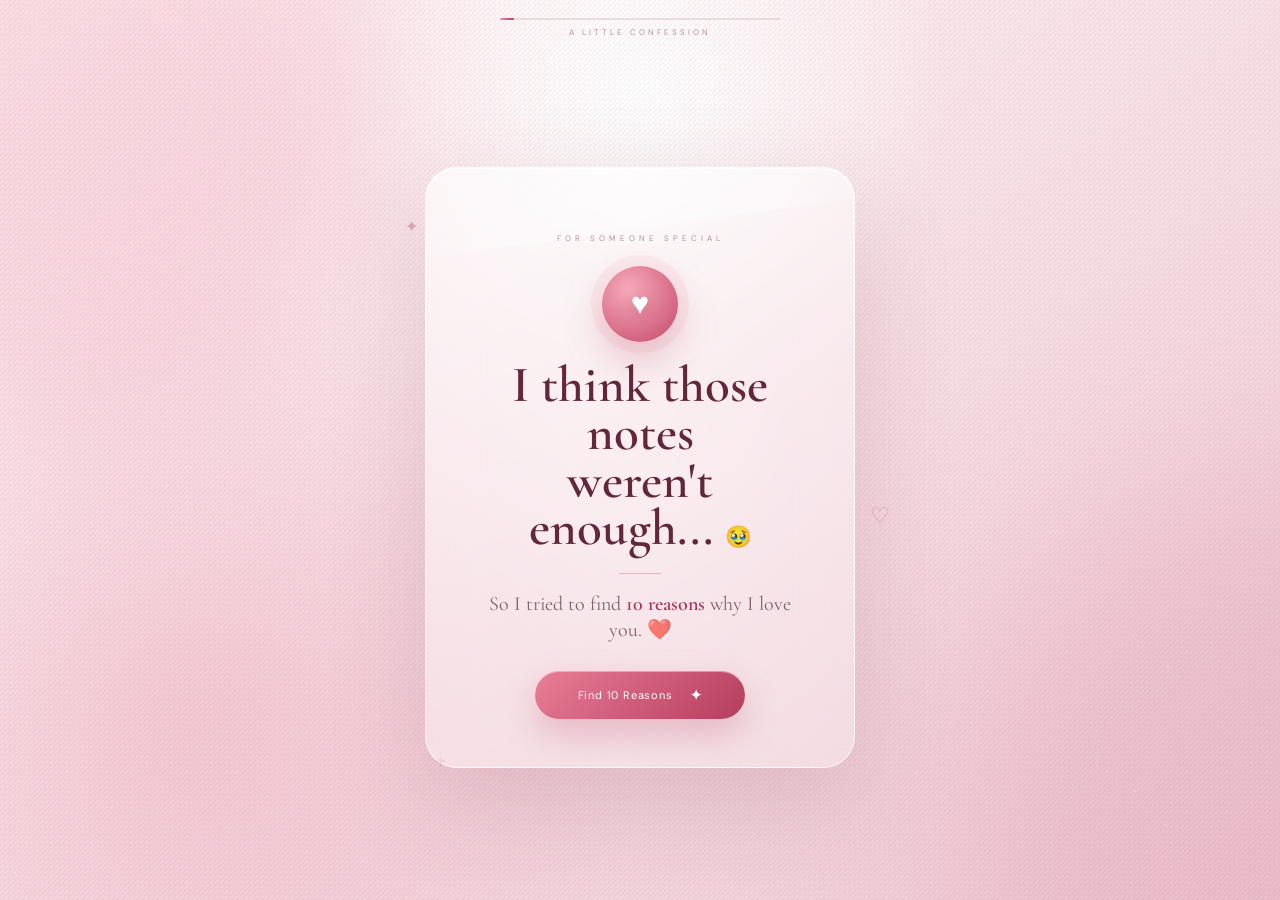
<file: part5.html>
<!DOCTYPE html>
<html lang="en">
<head>
    <meta charset="UTF-8">

    <meta
        name="viewport"
        content="width=device-width, initial-scale=1.0, viewport-fit=cover"
    >

    <meta name="theme-color" content="#f8dce3">

    <title>Aradhya's World ❤️</title>

    <link rel="preconnect" href="https://fonts.googleapis.com">
    <link rel="preconnect" href="https://fonts.gstatic.com" crossorigin>

    <link
        href="https://fonts.googleapis.com/css2?family=Cormorant+Garamond:wght@400;500;600;700&family=DM+Sans:wght@400;500;600&family=Parisienne&display=swap"
        rel="stylesheet"
    >

    <link rel="stylesheet" href="part5.css">
</head>

<body>

<div id="app">

    <!-- ==================================================
         AMBIENT WORLD
    =================================================== -->

    <div class="background-world">

        <div class="aurora aurora-1"></div>
        <div class="aurora aurora-2"></div>

        <div class="moon-glow"></div>

        <div id="stars"></div>
        <div id="floatingHearts"></div>
        <div id="floatingPetals"></div>

        <div class="grain"></div>

    </div>


    <!-- ==================================================
         TOP PROGRESS
    =================================================== -->

    <div class="top-progress">

        <div class="progress-track">
            <div id="progressBar"></div>
        </div>

        <span id="progressLabel">
            A little confession
        </span>

    </div>


    <!-- ==================================================
         INTRO
    =================================================== -->

    <section class="screen active" id="introScreen">

        <div class="intro-wrap">

            <div class="intro-decoration">
                <span>✦</span>
                <span>♡</span>
                <span>✦</span>
            </div>

            <div class="intro-glass">

                <div class="tiny-heading">
                    FOR SOMEONE SPECIAL
                </div>

                <div class="intro-heart">
                    <span>♥</span>
                </div>

                <h1>
                    I think those notes<br>
                    weren't enough...
                    <span>🥹</span>
                </h1>

                <div class="intro-line"></div>

                <p>
                    So I tried to find
                    <strong>10 reasons</strong>
                    why I love you. ❤️
                </p>

                <button class="main-button" id="startButton">
                    <span>Find 10 Reasons</span>
                    <b>✦</b>
                </button>

            </div>

        </div>

    </section>


    <!-- ==================================================
         REASONS
    =================================================== -->

    <section class="screen" id="reasonsScreen">

        <div class="reason-top">

            <div class="reason-count">
                <strong id="reasonNumber">01</strong>
                <span>/ 10</span>
            </div>

            <div class="reason-caption">
                ONE OF MANY
            </div>

        </div>


        <div class="reason-world">

            <div class="orbit orbit-one"></div>
            <div class="orbit orbit-two"></div>

            <div class="card-shadow"></div>

            <div class="glass-reason-card" id="reasonCard">

                <div class="glass-reflection"></div>

                <div class="card-corner top-left"></div>
                <div class="card-corner bottom-right"></div>

                <div class="card-header">
                    <span>ARADHYA'S WORLD</span>
                    <i>♡</i>
                </div>

                <div class="reason-number-large" id="reasonLargeNumber">
                    01
                </div>

                <div class="little-divider">
                    <span></span>
                    ✦
                    <span></span>
                </div>

                <h2 id="reasonTitle">
                    Your smile.
                </h2>

                <p id="reasonDescription">
                    Somehow, it makes everything feel a little lighter.
                </p>

                <div class="card-footer">
                    <span>reason no.</span>
                    <strong id="reasonFooterNumber">01</strong>
                </div>

            </div>

        </div>


        <div class="reason-bottom">

            <div class="auto-hint">
                <span class="pulse-dot"></span>
                another reason is coming...
            </div>

            <button class="skip-button" id="skipReason">
                <span>Next</span>
                <b>→</b>
            </button>

        </div>

    </section>


    <!-- ==================================================
         TWIST
    =================================================== -->

    <section class="screen" id="twistScreen">

        <div class="twist-content">

            <div class="twist-label">
                SO...
            </div>

            <h2>
                That's it.
            </h2>

            <div class="twist-number">
                10
            </div>

            <p id="twistText">
                Only ten reasons.
            </p>

            <div class="twist-dots">
                <span></span>
                <span></span>
                <span></span>
            </div>

            <button class="minimal-button" id="twistButton">
                Wait...
            </button>

        </div>

    </section>


    <!-- ==================================================
         I LIED
    =================================================== -->

    <section class="screen" id="liedScreen">

        <div class="lied-paper">

            <div class="paper-tape"></div>

            <div class="ink-small">
                actually...
            </div>

            <div class="lied-text">
                I lied.
            </div>

            <div class="ink-heart">
                ♥
            </div>

            <div class="lied-sign">
                — Saksham
            </div>

        </div>

    </section>


    <!-- ==================================================
         FLYING PAPERS
    =================================================== -->

    <section class="screen paper-screen" id="paperScreen">

        <div class="paper-intro">

            <div class="paper-eyebrow">
                THERE'S SOMETHING I FORGOT
            </div>

            <h2>
                There are<br>
                <em>many more.</em>
            </h2>

            <p>
                So many that counting them<br>
                doesn't really make sense anymore.
            </p>

        </div>


        <div id="paperUniverse">

            <div class="camera-world" id="cameraWorld">

                <div id="paperField"></div>

                <div class="paper-core">
                    <div class="core-heart">♥</div>
                </div>

            </div>

        </div>

    </section>


    <!-- ==================================================
         HEART REVEAL
    =================================================== -->

    <section class="screen heart-screen" id="heartScreen">

        <div id="heartFormation"></div>

        <div class="heart-overlay"></div>

        <div class="heart-message">

            <div class="heart-message-heart">
                ♥
            </div>

            <div class="message-lines">

                <p>I tried to stop at 10...</p>

                <p>But every time I finished...</p>

                <p>I found another reason.</p>

                <p>And another...</p>

                <p>And another...</p>

                <p>And another...</p>

            </div>

            <div class="message-divider">
                ✦
            </div>

            <h2>
                So I stopped<br>
                counting.
            </h2>

        </div>

    </section>


    <!-- ==================================================
         FINAL
    =================================================== -->

    <section class="screen final-screen" id="finalScreen">

        <div id="finalStars"></div>

        <div class="final-glow"></div>

        <div class="final-content">

            <div class="final-label">
                BECAUSE...
            </div>

            <div class="final-heart">
                ♥
            </div>

            <h1>
                There are too many<br>
                reasons to love you.
            </h1>

            <div class="final-divider">
                <span></span>
                ✦
                <span></span>
            </div>

            <div class="final-subtext">

                <p>Too many to count...</p>

                <p>Too many to explain...</p>

                <p>
                    And too many to fit<br>
                    into one lifetime.
                </p>

            </div>

            <div class="final-signature">
                <span>with all my heart</span>
                <strong>Saksham</strong>
            </div>

            <button class="main-button final-button" id="continueButton">
                <span>Continue Our Story</span>
                <b>✦</b>
            </button>

        </div>

    </section>

</div>


<script src="part5.js"></script>

</body>
</html>
</file>
<file: style.css>
@import url('https://fonts.googleapis.com/css2?family=Cormorant+Garamond:wght@400;500;600;700&family=Poppins:wght@300;400;500;600&display=swap');

/* =========================================================
   RESET
========================================================= */

* {
    margin: 0;
    padding: 0;
    box-sizing: border-box;
    -webkit-tap-highlight-color: transparent;
}

html,
body {
    width: 100%;
    min-height: 100%;
}

body {
    overflow: hidden;
    font-family: "Poppins", sans-serif;
    color: #5d3048;
    background:
        radial-gradient(
            circle at 50% 20%,
            rgba(255, 255, 255, 0.9),
            transparent 34%
        ),
        linear-gradient(
            145deg,
            #fff1f6 0%,
            #f9d8e7 42%,
            #ead9f4 100%
        );
    overscroll-behavior: none;
}


/* =========================================================
   MAIN APP
========================================================= */

#app {
    position: relative;
    width: 100%;
    height: 100svh;
    min-height: 100vh;
    overflow: hidden;
    isolation: isolate;
}


/* =========================================================
   BACKGROUND
========================================================= */

#backgroundLayer {
    position: fixed;
    inset: 0;
    z-index: 0;
    pointer-events: none;
    overflow: hidden;
}

#backgroundLayer::before {
    content: "";
    position: absolute;
    inset: 0;
    background:
        radial-gradient(
            circle at 20% 30%,
            rgba(255, 174, 205, 0.25),
            transparent 30%
        ),
        radial-gradient(
            circle at 80% 70%,
            rgba(196, 166, 235, 0.22),
            transparent 32%
        );
    animation: ambientGlow 8s ease-in-out infinite alternate;
}

#backgroundLayer::after {
    content: "";
    position: absolute;
    inset: 0;
    background:
        linear-gradient(
            115deg,
            transparent 0%,
            rgba(255, 255, 255, 0.3) 48%,
            transparent 55%
        );
    background-size: 220% 100%;
    animation: glassReflection 10s linear infinite;
}


/* =========================================================
   FAIRY LIGHTS
========================================================= */

.fairy-lights {
    position: absolute;
    top: 0;
    left: 0;
    width: 100%;
    height: 74px;
    display: flex;
    justify-content: space-around;
    align-items: flex-start;
    padding: 0 5%;
    z-index: 2;
}

.fairy-lights::before {
    content: "";
    position: absolute;
    top: 13px;
    left: 3%;
    right: 3%;
    height: 2px;
    border-radius: 50%;
    background: rgba(113, 70, 92, 0.22);
    transform: rotate(2deg);
}

.fairy-lights span {
    position: relative;
    width: 8px;
    height: 8px;
    margin-top: 18px;
    border-radius: 50%;
    background: #fff;
    box-shadow:
        0 0 7px rgba(255, 255, 255, 0.9),
        0 0 16px rgba(255, 143, 188, 0.75);
    animation: fairyGlow 1.8s ease-in-out infinite alternate;
}

.fairy-lights span:nth-child(2n) {
    animation-delay: 0.5s;
}

.fairy-lights span:nth-child(3n) {
    animation-delay: 1s;
}


/* =========================================================
   FLOATING LAYERS
========================================================= */

.petal-layer,
.heart-layer,
.particle-layer,
.touch-effect-layer {
    position: absolute;
    inset: 0;
    overflow: hidden;
    pointer-events: none;
}

.petal,
.floating-heart,
.background-particle {
    position: absolute;
    pointer-events: none;
}

.petal {
    top: -30px;
    width: 13px;
    height: 19px;
    border-radius: 80% 15% 80% 15%;
    background: rgba(231, 116, 157, 0.42);
    transform: rotate(35deg);
    animation: fallingPetal linear infinite;
}

.floating-heart {
    bottom: -30px;
    font-size: 17px;
    opacity: 0.35;
    animation: floatingHeart linear infinite;
    filter: drop-shadow(
        0 0 8px rgba(255, 120, 170, 0.45)
    );
}

.background-particle {
    width: 4px;
    height: 4px;
    border-radius: 50%;
    background: rgba(255, 255, 255, 0.8);
    box-shadow: 0 0 10px rgba(255, 255, 255, 0.9);
    animation: particleFloat linear infinite;
}


/* =========================================================
   SCREENS
========================================================= */

.screen {
    position: absolute;
    inset: 0;
    z-index: 5;
    display: flex;
    align-items: center;
    justify-content: center;
    padding:
        90px
        18px
        30px;

    opacity: 0;
    visibility: hidden;
    pointer-events: none;

    transform: scale(1.025);
    transition:
        opacity 0.8s ease,
        transform 0.8s ease,
        visibility 0.8s ease;
}

.screen.active {
    opacity: 1;
    visibility: visible;
    pointer-events: auto;
    transform: scale(1);
}

.screen-content {
    position: relative;
    width: min(100%, 520px);
    max-height: 100%;
    display: flex;
    flex-direction: column;
    align-items: center;
    justify-content: center;
    text-align: center;
}


/* =========================================================
   TYPOGRAPHY
========================================================= */

h1,
h2 {
    font-family: "Cormorant Garamond", serif;
    font-weight: 600;
    letter-spacing: 0.02em;
}

h1 {
    font-size: clamp(3rem, 14vw, 5.4rem);
    line-height: 0.95;
    color: #743653;
    text-shadow:
        0 3px 20px rgba(183, 91, 132, 0.18);
}

h2 {
    color: #733650;
}


/* =========================================================
   PASSWORD SCREEN
========================================================= */

.hero-heart {
    margin-bottom: 5px;
    font-size: clamp(32px, 10vw, 54px);
    filter:
        drop-shadow(
            0 0 16px rgba(255, 112, 163, 0.5)
        );
    animation: heartbeat 1.8s ease-in-out infinite;
}

.eyebrow {
    margin-bottom: 9px;
    font-size: 0.73rem;
    font-weight: 500;
    letter-spacing: 0.16em;
    text-transform: uppercase;
    color: #a05c7c;
}

.subtitle {
    margin-top: 15px;
    max-width: 310px;
    font-size: 0.85rem;
    line-height: 1.7;
    color: #8d6075;
}


/* =========================================================
   PASSWORD CARD
========================================================= */

.password-card {
    position: relative;
    width: min(100%, 370px);
    margin-top: 28px;
    padding: 31px 24px 25px;

    overflow: hidden;

    border: 1px solid rgba(255, 255, 255, 0.72);
    border-radius: 28px;

    background:
        linear-gradient(
            145deg,
            rgba(255, 255, 255, 0.64),
            rgba(255, 239, 247, 0.42)
        );

    backdrop-filter: blur(22px);
    -webkit-backdrop-filter: blur(22px);

    box-shadow:
        0 24px 60px rgba(125, 73, 104, 0.16),
        inset 0 1px 0 rgba(255, 255, 255, 0.85);

    animation: cardFloat 5s ease-in-out infinite;
}

.card-shine {
    position: absolute;
    top: -80px;
    right: -90px;
    width: 180px;
    height: 180px;
    border-radius: 50%;
    background: rgba(255, 255, 255, 0.3);
    filter: blur(15px);
}

.lock-icon {
    position: relative;
    margin-bottom: 9px;
    font-size: 26px;
}

.password-card h2 {
    position: relative;
    font-size: 1.55rem;
}

.password-label {
    position: relative;
    margin-top: 20px;
    margin-bottom: 8px;
    font-size: 0.72rem;
    font-weight: 500;
    letter-spacing: 0.08em;
    text-transform: uppercase;
    color: #9c5a78;
    text-align: left;
}


/* =========================================================
   PASSWORD INPUT
========================================================= */

.password-field {
    position: relative;
    width: 100%;
}

.password-field input {
    width: 100%;
    height: 53px;
    padding: 0 17px;

    border: 1px solid rgba(170, 105, 135, 0.2);
    border-radius: 16px;
    outline: none;

    background:
        rgba(255, 255, 255, 0.57);

    color: #67334e;

    font-family: "Poppins", sans-serif;
    font-size: 1rem;
    letter-spacing: 0.22em;

    text-align: center;

    box-shadow:
        inset 0 1px 4px rgba(126, 71, 101, 0.06);

    transition:
        border 0.25s ease,
        box-shadow 0.25s ease,
        background 0.25s ease;
}

.password-field input::placeholder {
    color: #ae8397;
    letter-spacing: 0.03em;
}

.password-field input:focus {
    border-color: rgba(213, 103, 151, 0.55);
    background: rgba(255, 255, 255, 0.75);
    box-shadow:
        0 0 0 4px rgba(229, 125, 165, 0.1),
        0 0 22px rgba(229, 125, 165, 0.18);
}


/* =========================================================
   BUTTONS
========================================================= */

.glow-button {
    position: relative;
    width: 100%;
    min-height: 52px;
    margin-top: 15px;
    padding: 12px 18px;

    border: 1px solid rgba(255, 255, 255, 0.8);
    border-radius: 17px;

    background:
        linear-gradient(
            135deg,
            rgba(255, 255, 255, 0.76),
            rgba(255, 221, 235, 0.68)
        );

    color: #733650;

    font-family: "Poppins", sans-serif;
    font-size: 0.86rem;
    font-weight: 600;

    cursor: pointer;

    box-shadow:
        0 10px 28px rgba(174, 85, 125, 0.15),
        inset 0 1px 0 rgba(255, 255, 255, 0.95);

    backdrop-filter: blur(12px);
    -webkit-backdrop-filter: blur(12px);

    transition:
        transform 0.25s ease,
        box-shadow 0.25s ease;
}

.glow-button::before {
    content: "";
    position: absolute;
    inset: 1px;
    border-radius: inherit;
    background:
        linear-gradient(
            110deg,
            transparent,
            rgba(255, 255, 255, 0.6),
            transparent
        );
    transform: translateX(-120%);
    transition: transform 0.7s ease;
}

.glow-button:hover::before,
.glow-button:focus-visible::before {
    transform: translateX(120%);
}

.glow-button:active {
    transform: scale(0.96);
    box-shadow:
        0 5px 16px rgba(174, 85, 125, 0.15);
}


/* =========================================================
   PASSWORD HINT
========================================================= */

.password-hint {
    min-height: 22px;
    margin-top: 11px;
    font-size: 0.7rem;
    color: #b54e70;
    line-height: 1.5;
}

.bottom-message {
    position: relative;
    margin-top: 13px;
    font-family: "Cormorant Garamond", serif;
    font-size: 1rem;
    font-style: italic;
    color: #9b607a;
}


/* =========================================================
   WRONG PASSWORD
========================================================= */

.password-card.shake {
    animation: shakeCard 0.55s ease;
}

.password-card.error {
    box-shadow:
        0 24px 60px rgba(125, 73, 104, 0.16),
        0 0 30px rgba(218, 76, 105, 0.24),
        inset 0 1px 0 rgba(255, 255, 255, 0.85);
}


/* =========================================================
   CONGRATULATIONS
========================================================= */

.success-glow {
    font-size: 52px;
    margin-bottom: 15px;
    animation:
        successPop 1s ease forwards,
        heartbeat 1.8s ease-in-out 1s infinite;
}

.success-small {
    font-size: 0.72rem;
    text-transform: uppercase;
    letter-spacing: 0.18em;
    color: #a05b7b;
}

#congratulationsScreen h2 {
    margin-top: 13px;
    font-size: clamp(2.5rem, 12vw, 4.3rem);
    line-height: 0.95;
}

.success-text {
    margin-top: 15px;
    font-family: "Cormorant Garamond", serif;
    font-size: 1.5rem;
    color: #9c5c78;
}


/* =========================================================
   WELCOME SCREEN
========================================================= */

.welcome-glow-heart {
    font-size: clamp(50px, 15vw, 75px);
    filter:
        drop-shadow(
            0 0 25px rgba(255, 110, 166, 0.45)
        );
    animation: heartbeat 1.7s ease-in-out infinite;
}

.welcome-small {
    margin-top: 16px;
    font-size: 0.73rem;
    text-transform: uppercase;
    letter-spacing: 0.15em;
    color: #a25e7c;
}

.welcome-content h2 {
    margin-top: 10px;
    font-size: clamp(2.5rem, 11vw, 4.4rem);
    line-height: 0.95;
}

.welcome-sparkles {
    margin-top: 18px;
    font-size: 1.1rem;
    letter-spacing: 0.6em;
    color: #b96989;
    animation: sparklePulse 2s ease-in-out infinite;
}


/* =========================================================
   SCANNER CARD
========================================================= */

.scanner-card {
    position: relative;
    width: min(100%, 430px);
    padding: 23px 20px 25px;

    border: 1px solid rgba(255, 255, 255, 0.74);
    border-radius: 28px;

    background:
        linear-gradient(
            145deg,
            rgba(255, 255, 255, 0.67),
            rgba(248, 224, 237, 0.45)
        );

    backdrop-filter: blur(23px);
    -webkit-backdrop-filter: blur(23px);

    box-shadow:
        0 25px 65px rgba(111, 69, 99, 0.16),
        inset 0 1px 0 rgba(255, 255, 255, 0.85);

    overflow: hidden;
}

.scanner-card-glow {
    position: absolute;
    width: 220px;
    height: 220px;
    top: -150px;
    left: 50%;
    transform: translateX(-50%);
    border-radius: 50%;
    background: rgba(255, 112, 163, 0.23);
    filter: blur(25px);
}

.scanner-top {
    position: relative;
    display: flex;
    align-items: center;
    justify-content: center;
    gap: 9px;

    margin-bottom: 18px;

    font-size: 0.62rem;
    font-weight: 600;
    letter-spacing: 0.13em;
    color: #95516f;
}

.scanner-dot {
    width: 7px;
    height: 7px;
    border-radius: 50%;
    background: #db6f96;
    box-shadow: 0 0 12px rgba(219, 111, 150, 0.7);
    animation: scannerDot 1s ease-in-out infinite;
}


/* =========================================================
   SCANNER FRAME
========================================================= */

.scanner-frame {
    position: relative;
    width: 100%;
    height: 235px;

    border: 1px solid rgba(177, 99, 135, 0.2);
    border-radius: 21px;

    background:
        linear-gradient(
            180deg,
            rgba(255, 255, 255, 0.25),
            rgba(246, 204, 222, 0.18)
        );

    overflow: hidden;
}

.scanner-frame::before {
    content: "";
    position: absolute;
    inset: 18px;
    border: 1px dashed rgba(177, 99, 135, 0.17);
    border-radius: 15px;
}

.scanner-corner {
    position: absolute;
    width: 25px;
    height: 25px;
    border-color: rgba(210, 91, 139, 0.62);
    border-style: solid;
    z-index: 3;
}

.top-left {
    top: 15px;
    left: 15px;
    border-width: 2px 0 0 2px;
}

.top-right {
    top: 15px;
    right: 15px;
    border-width: 2px 2px 0 0;
}

.bottom-left {
    bottom: 15px;
    left: 15px;
    border-width: 0 0 2px 2px;
}

.bottom-right {
    bottom: 15px;
    right: 15px;
    border-width: 0 2px 2px 0;
}


/* =========================================================
   SCAN LINE
========================================================= */

.scan-line {
    position: absolute;
    left: 10%;
    right: 10%;
    top: 0;
    height: 2px;

    z-index: 5;

    background:
        linear-gradient(
            90deg,
            transparent,
            rgba(255, 72, 133, 0.9),
            #fff,
            rgba(255, 72, 133, 0.9),
            transparent
        );

    box-shadow:
        0 0 9px rgba(255, 73, 139, 0.9),
        0 0 24px rgba(255, 73, 139, 0.55);

    animation: scanLineMove 2.2s linear infinite;
}

.scan-center {
    position: absolute;
    inset: 0;
    z-index: 2;

    display: flex;
    flex-direction: column;
    align-items: center;
    justify-content: center;
}

.scan-heart {
    font-size: 70px;
    color: rgba(192, 77, 124, 0.52);
    text-shadow:
        0 0 22px rgba(255, 108, 163, 0.3);
    animation: scannerHeart 1.5s ease-in-out infinite;
}

.scan-center p {
    margin-top: 4px;
    font-size: 0.65rem;
    letter-spacing: 0.25em;
    color: #985672;
}


/* =========================================================
   SCANNER PROGRESS
========================================================= */

.scanner-status {
    margin-top: 18px;
}

.scan-main-text {
    min-height: 24px;
    font-family: "Cormorant Garamond", serif;
    font-size: 1.45rem;
    color: #7d3c59;
}

.progress-container {
    width: 100%;
    height: 8px;
    margin-top: 11px;

    overflow: hidden;

    border-radius: 20px;

    background: rgba(157, 91, 120, 0.12);
    box-shadow:
        inset 0 1px 3px rgba(93, 48, 72, 0.08);
}

.progress-bar {
    width: 0%;
    height: 100%;

    border-radius: inherit;

    background:
        linear-gradient(
            90deg,
            #d978a0,
            #f0a4c0,
            #c78ddd
        );

    box-shadow:
        0 0 14px rgba(217, 120, 160, 0.42);

    transition: width 0.18s linear;
}

.scan-percentage {
    margin-top: 8px;
    font-size: 0.67rem;
    font-weight: 600;
    letter-spacing: 0.1em;
    color: #9b5876;
}

.scanner-message {
    min-height: 40px;
    margin-top: 15px;

    font-size: 0.7rem;
    line-height: 1.6;

    color: #96607a;
}


/* =========================================================
   ANALYSIS CARD
========================================================= */

.analysis-card {
    position: relative;
    width: min(100%, 420px);
    padding: 30px 25px;

    border: 1px solid rgba(255, 255, 255, 0.76);
    border-radius: 30px;

    background:
        linear-gradient(
            145deg,
            rgba(255, 255, 255, 0.7),
            rgba(247, 220, 235, 0.46)
        );

    backdrop-filter: blur(23px);
    -webkit-backdrop-filter: blur(23px);

    box-shadow:
        0 25px 65px rgba(111, 69, 99, 0.15),
        inset 0 1px 0 rgba(255, 255, 255, 0.9);

    overflow: hidden;
}

.analysis-icon {
    font-size: 42px;
    animation: temperaturePulse 1.3s ease-in-out infinite;
}

.analysis-label {
    margin-top: 12px;
    font-size: 0.63rem;
    letter-spacing: 0.18em;
    font-weight: 600;
    color: #a05a78;
}

.analysis-card h2 {
    margin-top: 10px;
    font-size: clamp(2.4rem, 10vw, 3.8rem);
    line-height: 0.9;
}

.temperature-display {
    margin-top: 24px;
}

.temperature-value {
    font-family: "Cormorant Garamond", serif;
    font-size: 3rem;
    font-weight: 600;
    color: #c75e83;
    text-shadow:
        0 0 20px rgba(199, 94, 131, 0.25);
}

.temperature-wave {
    width: 100%;
    height: 25px;
    margin-top: 2px;

    background:
        repeating-linear-gradient(
            90deg,
            transparent 0 9px,
            rgba(211, 104, 145, 0.45) 10px 12px,
            transparent 13px 20px
        );

    opacity: 0.45;
    animation: waveMove 1s linear infinite;
}

.analysis-text {
    margin-top: 17px;
    font-family: "Cormorant Garamond", serif;
    font-size: 1.4rem;
    color: #7f3e5a;
}

.analysis-subtext {
    min-height: 42px;
    margin-top: 7px;
    font-size: 0.72rem;
    line-height: 1.6;
    color: #99617b;
}

.processing-dots {
    display: flex;
    justify-content: center;
    gap: 6px;
    margin-top: 12px;
}

.processing-dots span {
    width: 6px;
    height: 6px;
    border-radius: 50%;
    background: #cf7198;
    animation: processingDot 1.2s ease-in-out infinite;
}

.processing-dots span:nth-child(2) {
    animation-delay: 0.18s;
}

.processing-dots span:nth-child(3) {
    animation-delay: 0.36s;
}


/* =========================================================
   ARADHYA DETECTED CARD
========================================================= */

.detected-content {
    width: min(100%, 500px);
}

.detected-card {
    position: relative;
    width: min(100%, 430px);
    padding: 28px 22px 24px;

    border: 1px solid rgba(255, 255, 255, 0.8);
    border-radius: 30px;

    background:
        linear-gradient(
            145deg,
            rgba(255, 255, 255, 0.72),
            rgba(251, 221, 237, 0.48)
        );

    backdrop-filter: blur(25px);
    -webkit-backdrop-filter: blur(25px);

    box-shadow:
        0 28px 75px rgba(111, 69, 99, 0.18),
        inset 0 1px 0 rgba(255, 255, 255, 0.9);

    
    overflow: hidden;

    animation: detectedCardIn 1s cubic-bezier(0.2, 0.8, 0.2, 1);
}

.detected-card-glow {
    position: absolute;
    top: -100px;
    left: 50%;
    width: 260px;
    height: 200px;
    transform: translateX(-50%);

    border-radius: 50%;

    background:
        radial-gradient(
            circle,
            rgba(255, 114, 167, 0.32),
            transparent 68%
        );

    filter: blur(8px);
}

.detected-header {
    position: relative;
}

.detected-heart {
    font-size: 40px;
    animation: heartbeat 1.5s ease-in-out infinite;
    filter:
        drop-shadow(
            0 0 15px rgba(255, 94, 155, 0.5)
        );
}

.detected-system {
    margin-top: 9px;
    font-size: 0.58rem;
    letter-spacing: 0.2em;
    font-weight: 600;
    color: #a45d7b;
}

.detected-header h2 {
    margin-top: 7px;
    font-size: clamp(2.6rem, 12vw, 4rem);
    line-height: 0.78;
    color: #71344f;
}

.detected-header h2 span {
    display: block;
    margin-top: 8px;
    font-size: 0.48em;
    letter-spacing: 0.14em;
    color: #b05c80;
}

.status-divider {
    width: 70%;
    height: 1px;
    margin: 21px auto 17px;
    background:
        linear-gradient(
            90deg,
            transparent,
            rgba(177, 94, 129, 0.35),
            transparent
        );
}

.status-item {
    position: relative;

    display: flex;
    align-items: center;
    gap: 13px;

    width: 100%;
    margin-top: 11px;
    padding: 13px 14px;

    text-align: left;

    border: 1px solid rgba(255, 255, 255, 0.56);
    border-radius: 17px;

    background:
        rgba(255, 255, 255, 0.32);

    box-shadow:
        inset 0 1px 0 rgba(255, 255, 255, 0.55);

    animation: statusReveal 0.8s ease both;
}

.status-item:nth-of-type(1) {
    animation-delay: 0.35s;
}

.status-item:nth-of-type(2) {
    animation-delay: 0.7s;
}

.status-item:nth-of-type(3) {
    animation-delay: 1.05s;
}

.status-icon {
    flex: 0 0 34px;

    display: flex;
    align-items: center;
    justify-content: center;

    width: 34px;
    height: 34px;

    border-radius: 50%;

    background:
        rgba(255, 255, 255, 0.52);

    box-shadow:
        0 4px 12px rgba(174, 87, 125, 0.1);

    font-size: 15px;
}

.status-info {
    min-width: 0;
}

.status-label {
    display: block;
    margin-bottom: 2px;

    font-size: 0.58rem;
    text-transform: uppercase;
    letter-spacing: 0.08em;
    color: #aa6b84;
}

.status-info strong {
    display: block;

    font-family: "Cormorant Garamond", serif;
    font-size: 1.08rem;
    font-weight: 600;
    line-height: 1.2;

    color: #743750;
}

.detected-final-message {
    margin-top: 18px;

    font-family: "Cormorant Garamond", serif;
    font-size: 1.25rem;
    font-style: italic;

    color: #a15376;

    opacity: 0;
    animation:
        finalMessageReveal 0.8s ease 1.55s forwards;
}


/* =========================================================
   HEART SCREEN
========================================================= */

.heart-content {
    justify-content: center;
}

.heart-intro {
    margin-bottom: 28px;

    font-family: "Cormorant Garamond", serif;
    font-size: 1.55rem;
    font-style: italic;

    color: #92506d;

    animation: fadeUp 1s ease;
}

.interactive-heart {
    position: relative;

    width: 150px;
    height: 150px;

    display: flex;
    align-items: center;
    justify-content: center;

    cursor: pointer;

    outline: none;

    user-select: none;
    -webkit-user-select: none;

    animation: heartFloat 3s ease-in-out infinite;
}

.heart-core {
    position: relative;
    z-index: 4;

    font-size: 82px;

    filter:
        drop-shadow(
            0 0 18px rgba(255, 76, 143, 0.58)
        )
        drop-shadow(
            0 0 42px rgba(255, 120, 175, 0.34)
        );

    animation: heartbeat 1.45s ease-in-out infinite;
}

.heart-aura {
    position: absolute;
    inset: 18px;

    border-radius: 50%;

    background:
        radial-gradient(
            circle,
            rgba(255, 113, 169, 0.28),
            transparent 68%
        );

    filter: blur(10px);

    animation: auraPulse 1.45s ease-in-out infinite;
}

.heart-ring {
    position: absolute;
    inset: 0;

    border: 1px solid rgba(224, 99, 150, 0.3);
    border-radius: 50%;

    animation: ringPulse 2.2s ease-out infinite;
}

.ring-two {
    animation-delay: 1.1s;
}

.heart-instruction {
    margin-top: 25px;

    font-size: 0.72rem;
    letter-spacing: 0.08em;

    color: #a1617b;

    animation: instructionPulse 2s ease-in-out infinite;
}


/* =========================================================
   HEART BURST
========================================================= */

.heart-burst-layer {
    position: fixed;
    inset: 0;

    z-index: 100;

    pointer-events: none;

    opacity: 0;
}

.heart-burst-layer.active {
    opacity: 1;
}

.burst-heart {
    position: absolute;

    font-size: 24px;

    animation: burstHeart 1.3s ease-out forwards;
}

.burst-spark {
    position: absolute;

    width: 6px;
    height: 6px;

    border-radius: 50%;

    background: rgba(255, 255, 255, 0.95);

    box-shadow:
        0 0 12px rgba(255, 145, 192, 0.9);

    animation: burstSpark 1s ease-out forwards;
}



/* =========================================================
   CONTINUE
========================================================= */

.continue-container {
    position: fixed;
    inset: auto 18px 30px;

    z-index: 70;

    display: flex;
    flex-direction: column;
    align-items: center;

    opacity: 0;
    visibility: hidden;
    pointer-events: none;

    transform: translateY(20px);

    transition:
        opacity 0.8s ease,
        transform 0.8s ease,
        visibility 0.8s ease;
}

.continue-container.visible {
    opacity: 1;
    visibility: visible;
    pointer-events: auto;
    transform: translateY(0);
}

.continue-glow {
    position: absolute;

    width: 230px;
    height: 90px;

    bottom: -20px;

    border-radius: 50%;

    background:
        radial-gradient(
            ellipse,
            rgba(255, 126, 176, 0.22),
            transparent 70%
        );

    filter: blur(13px);
}

.continue-message {
    position: relative;

    margin-bottom: 8px;

    font-family: "Cormorant Garamond", serif;
    font-size: 1.1rem;
    font-style: italic;

    color: #9b5a76;
}

.final-button {
    position: relative;
    width: min(100%, 330px);
    margin-top: 0;
}


/* =========================================================
   TRANSITION OVERLAY
========================================================= */

.transition-overlay {
    position: fixed;
    inset: 0;

    z-index: 200;

    display: flex;
    flex-direction: column;
    align-items: center;
    justify-content: center;

    background:
        radial-gradient(
            circle at center,
            rgba(255, 230, 240, 0.96),
            rgba(236, 213, 241, 0.98)
        );

    opacity: 0;
    visibility: hidden;
    pointer-events: none;

    transition:
        opacity 0.8s ease,
        visibility 0.8s ease;
}

.transition-overlay.active {
    opacity: 1;
    visibility: visible;
    pointer-events: auto;
}

.transition-glow {
    position: absolute;

    width: 250px;
    height: 250px;

    border-radius: 50%;

    background:
        radial-gradient(
            circle,
            rgba(255, 115, 168, 0.3),
            transparent 68%
        );

    filter: blur(20px);

    animation: transitionGlow 2s ease-in-out infinite;
}

.transition-heart {
    position: relative;
    font-size: 72px;

    filter:
        drop-shadow(
            0 0 25px rgba(255, 91, 150, 0.55)
        );

    animation: heartbeat 1.4s ease-in-out infinite;
}

.transition-overlay p {
    position: relative;

    margin-top: 18px;

    font-family: "Cormorant Garamond", serif;
    font-size: 1.3rem;
    color: #8c4e6a;
}


/* =========================================================
   AUDIO STATUS
========================================================= */

#audioStatus {
    position: fixed;
    width: 1px;
    height: 1px;
    opacity: 0;
    pointer-events: none;
}


/* =========================================================
   ANIMATIONS
========================================================= */

@keyframes ambientGlow {
    from {
        opacity: 0.65;
        transform: scale(1);
    }

    to {
        opacity: 1;
        transform: scale(1.06);
    }
}

@keyframes glassReflection {
    from {
        background-position: 220% 0;
    }

    to {
        background-position: -220% 0;
    }
}

@keyframes fairyGlow {
    from {
        opacity: 0.45;
        transform: scale(0.75);
    }

    to {
        opacity: 1;
        transform: scale(1.25);
    }
}

@keyframes fallingPetal {
    0% {
        transform:
            translate3d(0, -30px, 0)
            rotate(20deg);
        opacity: 0;
    }

    10% {
        opacity: 0.7;
    }

    50% {
        transform:
            translate3d(35px, 50vh, 0)
            rotate(180deg);
    }

    100% {
        transform:
            translate3d(-25px, 110vh, 0)
            rotate(360deg);
        opacity: 0;
    }
}

@keyframes floatingHeart {
    0% {
        transform:
            translate3d(0, 0, 0)
            scale(0.7)
            rotate(0deg);
        opacity: 0;
    }

    12% {
        opacity: 0.4;
    }

    50% {
        transform:
            translate3d(25px, -50vh, 0)
            scale(1)
            rotate(12deg);
    }

    100% {
        transform:
            translate3d(-20px, -115vh, 0)
            scale(0.75)
            rotate(-12deg);
        opacity: 0;
    }
}

@keyframes particleFloat {
    0% {
        transform:
            translate3d(0, 105vh, 0)
            scale(0.5);
        opacity: 0;
    }

    20% {
        opacity: 0.8;
    }

    80% {
        opacity: 0.45;
    }

    100% {
        transform:
            translate3d(25px, -10vh, 0)
            scale(1);
        opacity: 0;
    }
}

@keyframes heartbeat {
    0%,
    100% {
        transform: scale(1);
    }

    15% {
        transform: scale(1.12);
    }

    30% {
        transform: scale(0.98);
    }

    45% {
        transform: scale(1.08);
    }

    60% {
        transform: scale(1);
    }
}

@keyframes cardFloat {
    0%,
    100% {
        transform: translateY(0);
    }

    50% {
        transform: translateY(-5px);
    }
}

@keyframes shakeCard {
    0%,
    100% {
        transform: translateX(0);
    }

    20% {
        transform: translateX(-9px);
    }

    40% {
        transform: translateX(9px);
    }

    60% {
        transform: translateX(-6px);
    }

    80% {
        transform: translateX(6px);
    }
}

@keyframes successPop {
    0% {
        opacity: 0;
        transform: scale(0.4);
    }

    70% {
        opacity: 1;
        transform: scale(1.15);
    }

    100% {
        transform: scale(1);
    }
}

@keyframes sparklePulse {
    0%,
    100% {
        opacity: 0.45;
        transform: scale(0.96);
    }

    50% {
        opacity: 1;
        transform: scale(1.05);
    }
}

@keyframes scannerDot {
    0%,
    100% {
        opacity: 0.4;
    }

    50% {
        opacity: 1;
    }
}

@keyframes scanLineMove {
    0% {
        top: 4%;
        opacity: 0;
    }

    10% {
        opacity: 1;
    }

    90% {
        opacity: 1;
    }

    100% {
        top: 96%;
        opacity: 0;
    }
}

@keyframes scannerHeart {
    0%,
    100% {
        transform: scale(0.94);
        opacity: 0.5;
    }

    50% {
        transform: scale(1.1);
        opacity: 0.85;
    }
}

@keyframes temperaturePulse {
    0%,
    100% {
        transform: rotate(-3deg) scale(1);
    }

    50% {
        transform: rotate(3deg) scale(1.08);
    }
}

@keyframes waveMove {
    from {
        background-position: 0 0;
    }

    to {
        background-position: 40px 0;
    }
}

@keyframes processingDot {
    0%,
    100% {
        opacity: 0.25;
        transform: translateY(0);
    }

    50% {
        opacity: 1;
        transform: translateY(-4px);
    }
}
@keyframes detectedCardIn {
    from {
        opacity: 0;
        transform:
            translateY(35px)
            scale(0.94);
    }

    to {
        opacity: 1;
        transform:
            translateY(0)
            scale(1);
    }
}

@keyframes statusReveal {
    from {
        opacity: 0;
        transform:
            translateY(15px);
    }

    to {
        opacity: 1;
        transform:
            translateY(0);
    }
}

@keyframes finalMessageReveal {
    from {
        opacity: 0;
        transform: translateY(10px);
    }

    to {
        opacity: 1;
        transform: translateY(0);
    }
}

@keyframes fadeUp {
    from {
        opacity: 0;
        transform: translateY(20px);
    }

    to {
        opacity: 1;
        transform: translateY(0);
    }
}

@keyframes heartFloat {
    0%,
    100% {
        transform: translateY(0);
    }

    50% {
        transform: translateY(-8px);
    }
}

@keyframes auraPulse {
    0%,
    100% {
        transform: scale(0.85);
        opacity: 0.5;
    }

    50% {
        transform: scale(1.2);
        opacity: 0.9;
    }
}

@keyframes ringPulse {
    0% {
        transform: scale(0.7);
        opacity: 0.7;
    }

    100% {
        transform: scale(1.45);
        opacity: 0;
    }
}

@keyframes instructionPulse {
    0%,
    100% {
        opacity: 0.5;
    }

    50% {
        opacity: 1;
    }
}

@keyframes burstHeart {
    0% {
        transform:
            translate(-50%, -50%)
            scale(0.4);
        opacity: 1;
    }

    100% {
        transform:
            translate(
                calc(-50% + var(--x)),
                calc(-50% + var(--y))
            )
            scale(1.25)
            rotate(var(--rotation));
        opacity: 0;
    }
}

@keyframes burstSpark {
    0% {
        transform:
            translate(-50%, -50%)
            scale(0.4);
        opacity: 1;
    }

    100% {
        transform:
            translate(
                calc(-50% + var(--x)),
                calc(-50% + var(--y))
            )
            scale(0);
        opacity: 0;
    }
}

@keyframes transitionGlow {
    0%,
    100% {
        transform: scale(0.9);
        opacity: 0.5;
    }

    50% {
        transform: scale(1.15);
        opacity: 1;
    }
}


/* =========================================================
   RESPONSIVE — SMALL PHONES
========================================================= */

@media (max-height: 700px) {

    .screen {
        padding-top: 70px;
        padding-bottom: 18px;
    }

    .password-card {
        margin-top: 18px;
        padding: 23px 19px 19px;
    }

    .scanner-frame {
        height: 190px;
    }

    .scanner-card,
    .analysis-card,
    .detected-card {
        padding-top: 20px;
        padding-bottom: 20px;
    }

    .detected-card {
        transform-origin: center;
    }

    .status-item {
        margin-top: 7px;
        padding: 9px 11px;
    }

    .continue-container {
        bottom: 18px;
    }

    .heart-intro {
        margin-bottom: 18px;
    }
}


/* =========================================================
   RESPONSIVE — TABLETS / DESKTOP
========================================================= */

@media (min-width: 700px) {

    .password-card {
        width: 390px;
    }

    .scanner-card {
        width: 450px;
    }

    .analysis-card {
        width: 440px;
    }

    .detected-card {
        width: 450px;
    }

    .fairy-lights {
        padding: 0 12%;
    }
}


/* =========================================================
   REDUCED MOTION
========================================================= */

@media (prefers-reduced-motion: reduce) {

    *,
    *::before,
    *::after {
        animation-duration: 0.01ms !important;
        animation-iteration-count: 1 !important;
        scroll-behavior: auto !important;
        transition-duration: 0.01ms !important;
    }
}

/* ================================
   FINAL CENTER + SIZE ADJUSTMENT
   ================================ */

.screen {
    min-height: 100dvh;
    width: 100%;
    display: none;
    align-items: center;
    justify-content: center;
    padding: 20px;
    box-sizing: border-box;
}

.screen.active {
    display: flex;
}

/* Keep every screen's content truly centered */
.screen > * {
    margin-top: 0 !important;
    margin-bottom: 0 !important;
}

/* ================================
   GLOBAL TEXT SIZE
   ================================ */

h1 {
    font-size: clamp(1.55rem, 6vw, 2.2rem);
}

h2 {
    font-size: clamp(1.25rem, 5vw, 1.75rem);
}

p {
    font-size: 0.88rem;
}

/* ================================
   PASSWORD CARD
   ================================ */

.password-card {
    width: min(86vw, 330px);
    padding: 24px 20px;
    border-radius: 20px;
}

.password-card h1 {
    font-size: 1.45rem;
}

.password-card p {
    font-size: 0.78rem;
}

.password-card input {
    font-size: 0.85rem;
    padding: 11px 13px;
}

.password-card button {
    font-size: 0.8rem;
    padding: 10px 16px;
}

/* ================================
   SCANNER
   ================================ */

.scanner-card {
    width: min(88vw, 380px);
    margin: 0 auto !important;
    transform: none !important;
}

.scanner-card h2 {
    font-size: 1.35rem;
}

#scanText,
#scannerMessage {
    font-size: 0.78rem;
}

#scanPercentage {
    font-size: 0.82rem;
}

/* ================================
   ANALYSIS CARD
   ================================ */

.analysis-card {
    width: min(88vw, 360px);
    margin: 0 auto !important;
    transform: none !important;
}

#temperatureValue {
    font-size: clamp(2rem, 10vw, 3rem);
}

#analysisText {
    font-size: 0.9rem;
}

#analysisSubtext {
    font-size: 0.75rem;
}

/* ================================
   DETECTED CARD
   ================================ */

#detectedCard {
    width: min(88vw, 390px);
    margin: 0 auto !important;
    transform: none !important;
}

#detectedCard h2 {
    font-size: 1.4rem;
}

#detectedCard p {
    font-size: 0.78rem;
}

/* ================================
   HEART SCREEN
   ================================ */

#heartScreen {
    align-items: center;
    justify-content: center;
}

#interactiveHeart {
    transform-origin: center;
}

/* ================================
   MOBILE EXTRA FIX
   ================================ */

@media (max-width: 600px) {

    .screen {
        padding: 16px;
    }

    .password-card,
    .scanner-card,
    .analysis-card,
    #detectedCard {
        max-height: 88dvh;
    }

    .screen h1,
    .screen h2 {
        line-height: 1.15;
    }
}
</file>
<file: balloon.css>
/* =========================================================
   ARADHYA'S WORLD ❤️
   PART 2 — BALLOON MEMORY GAME
   BALLOON.CSS
   ========================================================= */


/* =========================================================
   1. RESET
   ========================================================= */

* {
    box-sizing: border-box;
    margin: 0;
    padding: 0;
    -webkit-tap-highlight-color: transparent;
}

html,
body {
    width: 100%;
    height: 100%;
    overflow: hidden;
}

body {
    font-family: "Poppins", "Segoe UI", sans-serif;
    color: #5a4057;
    background: #e9d8ef;
    user-select: none;
    -webkit-user-select: none;
    touch-action: manipulation;
}


/* =========================================================
   2. DREAMY SKY BACKGROUND
   ========================================================= */

#skyBackground {
    position: fixed;
    inset: 0;
    overflow: hidden;
    z-index: 0;

    background:
        radial-gradient(
            circle at 50% 8%,
            rgba(255, 226, 214, 0.75),
            transparent 32%
        ),
        linear-gradient(
            180deg,
            #f8c6d3 0%,
            #f6d0d1 17%,
            #d9c5e8 48%,
            #c9d7ef 75%,
            #b9d9ee 100%
        );
}


/* Soft atmospheric glows */

.sky-glow {
    position: absolute;
    border-radius: 50%;
    pointer-events: none;
    filter: blur(25px);
    opacity: 0.45;
}

.sky-glow-one {
    width: 240px;
    height: 240px;
    top: -80px;
    left: -50px;
    background: rgba(255, 205, 220, 0.65);
}

.sky-glow-two {
    width: 280px;
    height: 280px;
    right: -90px;
    bottom: -80px;
    background: rgba(190, 220, 255, 0.65);
}


/* =========================================================
   3. CLOUDS
   ========================================================= */

#cloudLayer {
    position: absolute;
    inset: 0;
    overflow: hidden;
    pointer-events: none;
}

.cloud {
    position: absolute;
    width: 170px;
    height: 42px;
    border-radius: 50px;

    background: rgba(255, 255, 255, 0.48);

    filter: blur(1px);

    box-shadow:
        0 8px 25px rgba(255, 255, 255, 0.22);

    animation:
        cloudMove linear infinite;
}

.cloud span {
    position: absolute;
    display: block;
    border-radius: 50%;

    background: rgba(255, 255, 255, 0.48);
}

.cloud span:nth-child(1) {
    width: 60px;
    height: 60px;
    left: 20px;
    bottom: 5px;
}

.cloud span:nth-child(2) {
    width: 72px;
    height: 72px;
    left: 65px;
    bottom: 5px;
}

.cloud span:nth-child(3) {
    width: 50px;
    height: 50px;
    right: 15px;
    bottom: 3px;
}

.cloud-one {
    top: 12%;
    left: -220px;
    transform: scale(0.9);
    animation-duration: 45s;
}

.cloud-two {
    top: 30%;
    left: -260px;
    transform: scale(0.65);
    opacity: 0.55;
    animation-duration: 58s;
    animation-delay: -20s;
}

.cloud-three {
    top: 53%;
    left: -250px;
    transform: scale(1.15);
    opacity: 0.38;
    animation-duration: 68s;
    animation-delay: -35s;
}

.cloud-four {
    top: 72%;
    left: -250px;
    transform: scale(0.7);
    opacity: 0.32;
    animation-duration: 54s;
    animation-delay: -10s;
}

@keyframes cloudMove {
    from {
        left: -260px;
    }

    to {
        left: calc(100% + 280px);
    }
}


/* =========================================================
   4. SPARKLES
   ========================================================= */

#sparkleLayer,
#floatingHeartLayer,
#petalLayer {
    position: absolute;
    inset: 0;
    overflow: hidden;
    pointer-events: none;
}

.sky-sparkle {
    position: absolute;
    width: 4px;
    height: 4px;
    border-radius: 50%;

    background: rgba(255, 255, 255, 0.9);

    box-shadow:
        0 0 8px rgba(255, 255, 255, 0.9),
        0 0 18px rgba(255, 220, 240, 0.7);

    animation:
        sparklePulse ease-in-out infinite;
}

@keyframes sparklePulse {
    0%,
    100% {
        opacity: 0.15;
        transform: scale(0.5);
    }

    50% {
        opacity: 1;
        transform: scale(1.4);
    }
}


/* =========================================================
   5. FLOATING HEARTS
   ========================================================= */

.sky-heart {
    position: absolute;

    color: rgba(255, 111, 155, 0.42);

    font-size: 14px;

    filter:
        drop-shadow(
            0 0 8px rgba(255, 140, 180, 0.4)
        );

    animation:
        heartFloat linear forwards;
}

@keyframes heartFloat {
    from {
        transform:
            translate3d(0, 30px, 0)
            rotate(0deg)
            scale(0.7);

        opacity: 0;
    }

    12% {
        opacity: 0.8;
    }

    50% {
        transform:
            translate3d(18px, -50vh, 0)
            rotate(8deg)
            scale(1);
    }

    88% {
        opacity: 0.5;
    }

    to {
        transform:
            translate3d(-15px, -115vh, 0)
            rotate(-8deg)
            scale(0.7);

        opacity: 0;
    }
}


/* =========================================================
   6. PETALS
   ========================================================= */

.sky-petal {
    position: absolute;

    width: 9px;
    height: 14px;

    border-radius: 80% 20% 80% 20%;

    background: rgba(255, 164, 190, 0.55);

    filter:
        blur(0.2px)
        drop-shadow(
            0 0 5px rgba(255, 180, 205, 0.35)
        );

    animation:
        petalFall linear forwards;
}

@keyframes petalFall {
    from {
        transform:
            translate3d(0, -30px, 0)
            rotate(0deg);

        opacity: 0;
    }

    10% {
        opacity: 0.8;
    }

    50% {
        transform:
            translate3d(35px, 50vh, 0)
            rotate(180deg);
    }

    to {
        transform:
            translate3d(-20px, 110vh, 0)
            rotate(360deg);

        opacity: 0;
    }
}


/* =========================================================
   7. MAIN GAME
   ========================================================= */

#game {
    position: fixed;
    inset: 0;
    z-index: 10;
}


/* =========================================================
   8. GAME SCREENS
   ========================================================= */

.game-screen {
    position: absolute;
    inset: 0;

    display: flex;
    align-items: center;
    justify-content: center;

    padding: 20px;

    opacity: 0;
    visibility: hidden;

    pointer-events: none;

    transition:
        opacity 0.8s ease,
        visibility 0.8s ease;
}

.game-screen.active {
    opacity: 1;
    visibility: visible;
    pointer-events: auto;
}


/* =========================================================
   9. INTRO SCREEN
   ========================================================= */

.intro-content {
    width: min(90vw, 430px);

    text-align: center;

    padding: 28px 22px;

    animation:
        introAppear 1.2s ease both;
}

@keyframes introAppear {
    from {
        opacity: 0;
        transform: translateY(25px) scale(0.96);
    }

    to {
        opacity: 1;
        transform: translateY(0) scale(1);
    }
}

.intro-small {
    font-size: 0.72rem;
    letter-spacing: 2px;
    text-transform: uppercase;

    color: rgba(91, 65, 91, 0.68);

    margin-bottom: 12px;
}

.intro-content h1 {
    font-family: Georgia, "Times New Roman", serif;

    font-size: clamp(2rem, 9vw, 3.1rem);

    line-height: 1.02;

    font-weight: 500;

    color: #69445f;

    text-shadow:
        0 3px 18px rgba(255, 255, 255, 0.6);
}

.intro-heart {
    width: 48px;
    height: 48px;

    display: flex;
    align-items: center;
    justify-content: center;

    margin: 18px auto;

    border-radius: 50%;

    color: #fff;
    font-size: 20px;

    background:
        linear-gradient(
            145deg,
            rgba(255, 134, 170, 0.95),
            rgba(239, 102, 145, 0.9)
        );

    box-shadow:
        0 10px 30px rgba(226, 102, 147, 0.25),
        inset 0 1px 10px rgba(255, 255, 255, 0.65);

    animation:
        softHeartPulse 2.2s ease-in-out infinite;
}

@keyframes softHeartPulse {
    0%,
    100% {
        transform: scale(1);
    }

    50% {
        transform: scale(1.08);
    }
}

.intro-content p {
    max-width: 350px;
    margin: 0 auto;

    font-size: 0.86rem;
    line-height: 1.7;

    color: rgba(79, 61, 79, 0.8);
}

.intro-content strong {
    color: #d45e88;
}

.collect-instruction {
    position: relative;

    display: inline-flex;
    align-items: center;
    justify-content: center;

    gap: 10px;

    margin-top: 20px;

    padding: 11px 17px;

    border-radius: 30px;

    color: #754c66;

    font-size: 0.76rem;
    font-weight: 600;

    background: rgba(255, 255, 255, 0.4);

    border: 1px solid rgba(255, 255, 255, 0.65);

    box-shadow:
        0 8px 25px rgba(105, 76, 120, 0.08),
        inset 0 1px 10px rgba(255, 255, 255, 0.55);

    backdrop-filter: blur(12px);
    -webkit-backdrop-filter: blur(12px);

    animation:
        instructionGlow 2.5s ease-in-out infinite;
}

@keyframes instructionGlow {
    0%,
    100% {
        box-shadow:
            0 8px 25px rgba(105, 76, 120, 0.08),
            inset 0 1px 10px rgba(255, 255, 255, 0.55);
    }

    50% {
        box-shadow:
            0 8px 30px rgba(255, 120, 170, 0.2),
            0 0 25px rgba(255, 175, 205, 0.2),
            inset 0 1px 10px rgba(255, 255, 255, 0.65);
    }
}

.instruction-glow {
    width: 5px;
    height: 5px;

    border-radius: 50%;

    background: #f47da4;

    box-shadow:
        0 0 8px #f47da4;
}

.intro-subtext {
    margin-top: 12px;

    font-size: 0.68rem;

    color: rgba(91, 65, 91, 0.58);
}


/* =========================================================
   10. GLASS BUTTON
   ========================================================= */

.glass-button {
    position: relative;

    margin-top: 22px;

    padding: 12px 23px;

    border: 1px solid rgba(255, 255, 255, 0.72);

    border-radius: 30px;

    color: #704b63;

    font-family: inherit;
    font-size: 0.78rem;
    font-weight: 600;

    background:
        linear-gradient(
            135deg,
            rgba(255, 255, 255, 0.58),
            rgba(255, 235, 245, 0.38)
        );

    box-shadow:
        0 10px 28px rgba(107, 76, 115, 0.12),
        inset 0 1px 12px rgba(255, 255, 255, 0.72);

    backdrop-filter: blur(15px);
    -webkit-backdrop-filter: blur(15px);

    cursor: pointer;

    transition:
        transform 0.25s ease,
        box-shadow 0.25s ease,
        background 0.25s ease;
}

.glass-button::before {
    content: "";

    position: absolute;
    top: 1px;
    left: 12%;

    width: 76%;
    height: 1px;

    background: rgba(255, 255, 255, 0.85);
}

.glass-button:hover {
    transform: translateY(-2px);

    box-shadow:
        0 13px 32px rgba(107, 76, 115, 0.16),
        0 0 22px rgba(255, 155, 195, 0.2),
        inset 0 1px 12px rgba(255, 255, 255, 0.75);
}

.glass-button:active {
    transform: scale(0.96);
}


/* =========================================================
   11. BALLOON GAME HUD
   ========================================================= */

#gameHUD {
    position: absolute;

    top: max(18px, env(safe-area-inset-top));

    left: 50%;

    transform: translateX(-50%);

    z-index: 100;

    width: min(92vw, 440px);

    display: flex;
    align-items: center;
    justify-content: space-between;

    padding: 9px 13px;

    border-radius: 22px;

    background: rgba(255, 255, 255, 0.28);

    border: 1px solid rgba(255, 255, 255, 0.48);

    backdrop-filter: blur(13px);
    -webkit-backdrop-filter: blur(13px);

    box-shadow:
        0 8px 25px rgba(83, 70, 105, 0.08),
        inset 0 1px 8px rgba(255, 255, 255, 0.5);
}

.hud-title {
    font-size: 0.68rem;
    font-weight: 600;

    color: rgba(82, 62, 84, 0.72);
}

#progressMini {
    display: flex;
    align-items: center;
    gap: 4px;

    padding: 5px 9px;

    border-radius: 15px;

    background: rgba(255, 255, 255, 0.4);

    font-size: 0.72rem;
    font-weight: 700;

    color: #bd547b;
}

.hud-divider {
    opacity: 0.4;
}

.hud-label {
    margin-left: 2px;

    font-size: 0.56rem;
    font-weight: 500;

    opacity: 0.65;
}


/* =========================================================
   12. BALLOON AREA
   ========================================================= */

#balloonArea {
    position: absolute;
    inset: 0;

    overflow: hidden;

    pointer-events: auto;
}

#normalBalloonLayer,
#specialBalloonLayer,
#balloonEffectLayer {
    position: absolute;
    inset: 0;

    overflow: hidden;

    pointer-events: none;
}


/* =========================================================
   13. NORMAL BALLOONS
   ========================================================= */

.normal-balloon {
    position: absolute;

    bottom: -130px;

    width: var(--balloon-size, 54px);
    height: calc(var(--balloon-size, 54px) * 1.18);

    border-radius: 52% 48% 48% 52%;

    background:
        radial-gradient(
            circle at 32% 24%,
            rgba(255, 255, 255, 0.75) 0 5%,
            rgba(255, 255, 255, 0.15) 9%,
            transparent 19%
        ),
        linear-gradient(
            145deg,
            var(--balloon-light, #f8b5cb),
            var(--balloon-dark, #db7ea5)
        );

    box-shadow:
        0 8px 20px rgba(150, 91, 125, 0.12),
        inset -8px -10px 18px rgba(115, 55, 95, 0.08),
        inset 7px 8px 15px rgba(255, 255, 255, 0.25);

    opacity: 0.86;

    pointer-events: auto;

    cursor: pointer;

    will-change: transform;

    transform:
        translate3d(0, 0, 0)
        rotate(var(--rotation, 0deg));

    animation:
        normalBalloonRise
        var(--rise-duration, 8s)
        linear
        forwards;
}

.normal-balloon::after {
    content: "";

    position: absolute;

    bottom: -5px;
    left: 50%;

    transform: translateX(-50%) rotate(45deg);

    width: 9px;
    height: 9px;

    background: var(--balloon-dark, #db7ea5);

    box-shadow:
        2px 2px 5px rgba(80, 50, 80, 0.08);
}

.normal-balloon-string {
    position: absolute;

    top: 100%;
    left: 50%;

    width: 1px;
    height: 90px;

    background:
        linear-gradient(
            180deg,
            rgba(90, 70, 100, 0.3),
            rgba(255, 255, 255, 0)
        );

    transform-origin: top;
}

@keyframes normalBalloonRise {
    0% {
        transform:
            translate3d(
                var(--x-start, 0px),
                0,
                0
            )
            rotate(var(--rotation, 0deg));
    }

    25% {
        transform:
            translate3d(
                calc(var(--x-start, 0px) + var(--drift, 18px)),
                -25vh,
                0
            )
            rotate(calc(var(--rotation, 0deg) + 4deg));
    }

    50% {
        transform:
            translate3d(
                calc(var(--x-start, 0px) - var(--drift, 18px)),
                -52vh,
                0
            )
            rotate(calc(var(--rotation, 0deg) - 4deg));
    }

    75% {
        transform:
            translate3d(
                calc(var(--x-start, 0px) + var(--drift, 18px)),
                -78vh,
                0
            )
            rotate(calc(var(--rotation, 0deg) + 3deg));
    }

    100% {
        transform:
            translate3d(
                calc(var(--x-start, 0px) - var(--drift, 18px)),
                -125vh,
                0
            )
            rotate(calc(var(--rotation, 0deg) - 2deg));
    }
}


/* =========================================================
   14. SPECIAL HEART BALLOONS
   ========================================================= */

.special-balloon {
    position: absolute;

    bottom: -150px;

    width: 67px;
    height: 67px;

    pointer-events: auto;

    cursor: pointer;

    z-index: 30;

    will-change: transform;

    animation:
        specialBalloonRise
        var(--special-duration, 10s)
        linear
        forwards;
}

.special-balloon-shape {
    position: absolute;

    inset: 4px;

    transform: rotate(-45deg);

    border-radius:
        50% 50% 50% 8%;

    background:
        radial-gradient(
            circle at 30% 22%,
            rgba(255, 255, 255, 0.95) 0 5%,
            rgba(255, 255, 255, 0.25) 12%,
            transparent 21%
        ),
        linear-gradient(
            145deg,
            #ffb5d0,
            #f06e9e 58%,
            #dc4e87
        );

    box-shadow:
        0 0 14px rgba(255, 91, 151, 0.7),
        0 0 35px rgba(255, 128, 177, 0.5),
        0 12px 28px rgba(171, 71, 122, 0.2),
        inset 8px 8px 15px rgba(255, 255, 255, 0.25),
        inset -9px -11px 18px rgba(130, 35, 80, 0.12);

    animation:
        specialGlow 1.7s ease-in-out infinite;
}

.special-balloon-shape::before,
.special-balloon-shape::after {
    content: "";

    position: absolute;

    width: 100%;
    height: 100%;

    border-radius: 50%;

    background: inherit;
}

.special-balloon-shape::before {
    top: -50%;
    left: 0;
}

.special-balloon-shape::after {
    top: 0;
    left: 50%;
}

.special-balloon-knot {
    position: absolute;

    bottom: -1px;
    left: 50%;

    width: 9px;
    height: 9px;

    transform:
        translateX(-50%)
        rotate(45deg);

    background: #d84c82;

    z-index: 5;
}

.special-balloon-string {
    position: absolute;

    top: 100%;
    left: 50%;

    width: 1px;
    height: 105px;

    background:
        linear-gradient(
            180deg,
            rgba(166, 63, 108, 0.5),
            rgba(255, 255, 255, 0)
        );

    transform-origin: top;

    z-index: -1;
}

.special-balloon::after {
    content: "♥";

    position: absolute;

    inset: 0;

    display: flex;

    align-items: center;
    justify-content: center;

    color: rgba(255, 255, 255, 0.95);

    font-size: 24px;

    z-index: 20;

    text-shadow:
        0 2px 8px rgba(159, 43, 91, 0.18);

    pointer-events: none;
}

@keyframes specialGlow {
    0%,
    100% {
        filter: brightness(1);
        box-shadow:
            0 0 14px rgba(255, 91, 151, 0.7),
            0 0 35px rgba(255, 128, 177, 0.5),
            0 12px 28px rgba(171, 71, 122, 0.2);
    }

    50% {
        filter: brightness(1.1);
        box-shadow:
            0 0 20px rgba(255, 91, 151, 0.9),
            0 0 48px rgba(255, 128, 177, 0.72),
            0 12px 35px rgba(171, 71, 122, 0.25);
    }
}

@keyframes specialBalloonRise {
    0% {
        transform:
            translate3d(
                var(--x-start, 0px),
                0,
                0
            )
            rotate(-4deg);
    }

    25% {
        transform:
            translate3d(
                calc(var(--x-start, 0px) + 30px),
                -25vh,
                0
            )
            rotate(5deg);
    }

    50% {
        transform:
            translate3d(
                calc(var(--x-start, 0px) - 25px),
                -55vh,
                0
            )
            rotate(-5deg);
    }

    75% {
        transform:
            translate3d(
                calc(var(--x-start, 0px) + 25px),
                -82vh,
                0
            )
            rotate(4deg);
    }

    100% {
        transform:
            translate3d(
                calc(var(--x-start, 0px) - 15px),
                -130vh,
                0
            )
            rotate(-3deg);
    }
}


/* =========================================================
   15. GAME HINT
   ========================================================= */

#gameHint {
    position: absolute;

    left: 50%;
    bottom: max(18px, env(safe-area-inset-bottom));

    transform: translateX(-50%);

    z-index: 90;

    padding: 8px 14px;

    border-radius: 20px;

    background: rgba(255, 255, 255, 0.3);

    border: 1px solid rgba(255, 255, 255, 0.45);

    backdrop-filter: blur(10px);
    -webkit-backdrop-filter: blur(10px);

    color: rgba(83, 61, 84, 0.68);

    font-size: 0.65rem;

    white-space: nowrap;

    box-shadow:
        0 6px 20px rgba(83, 61, 100, 0.07);
}


/* =========================================================
   16. GLASS CARDS
   ========================================================= */

.glass-card {
    position: relative;

    background:
        linear-gradient(
            135deg,
            rgba(255, 255, 255, 0.68),
            rgba(255, 244, 250, 0.42)
        );

    border: 1px solid rgba(255, 255, 255, 0.76);

    box-shadow:
        0 25px 70px rgba(93, 65, 105, 0.16),
        0 8px 25px rgba(93, 65, 105, 0.08),
        inset 0 1px 15px rgba(255, 255, 255, 0.8);

    backdrop-filter: blur(22px) saturate(120%);
    -webkit-backdrop-filter: blur(22px) saturate(120%);

    overflow: hidden;
}

.glass-card::before {
    content: "";

    position: absolute;

    top: 0;
    left: 8%;

    width: 84%;
    height: 1px;

    background:
        linear-gradient(
            90deg,
            transparent,
            rgba(255, 255, 255, 0.95),
            transparent
        );
}


/* =========================================================
   17. NOTE CARD
   ========================================================= */

.note-card {
    width: min(88vw, 370px);

    padding: 31px 24px;

    border-radius: 28px;

    text-align: center;

    animation:
        noteAppear 0.65s cubic-bezier(.2,.8,.2,1) both;
}

@keyframes noteAppear {
    from {
        opacity: 0;
        transform:
            translateY(25px)
            scale(0.94);
    }

    to {
        opacity: 1;
        transform:
            translateY(0)
            scale(1);
    }
}

.note-decoration {
    position: absolute;

    color: rgba(220, 89, 136, 0.35);

    font-size: 24px;
}

.top-decoration {
    top: 13px;
    left: 18px;
}

.bottom-decoration {
    right: 18px;
    bottom: 10px;
}

.note-label {
    font-size: 0.59rem;

    letter-spacing: 2px;

    color: rgba(124, 76, 103, 0.55);

    margin-bottom: 13px;
}

.note-balloon-icon {
    width: 48px;
    height: 48px;

    display: flex;
    align-items: center;
    justify-content: center;

    margin: 0 auto 15px;

    border-radius: 50%;

    color: white;

    background:
        linear-gradient(
            145deg,
            #ff9fbe,
            #e76396
        );

    box-shadow:
        0 8px 25px rgba(225, 92, 140, 0.25),
        inset 0 2px 9px rgba(255, 255, 255, 0.5);
}

.note-card h2 {
    font-family: Georgia, "Times New Roman", serif;

    font-size: 1.55rem;

    font-weight: 500;

    color: #70465f;

    line-height: 1.2;
}

.note-card p {
    margin-top: 15px;

    font-size: 0.84rem;

    line-height: 1.75;

    color: rgba(79, 59, 79, 0.8);
}

.note-line {
    width: 70px;
    height: 1px;

    margin: 19px auto 12px;

    background:
        linear-gradient(
            90deg,
            transparent,
            rgba(208, 101, 143, 0.5),
            transparent
        );
}

.note-counter {
    font-size: 0.63rem;

    letter-spacing: 1px;

    text-transform: uppercase;

    color: rgba(113, 71, 97, 0.55);
}

.glow-button {
    box-shadow:
        0 10px 28px rgba(214, 89, 140, 0.14),
        0 0 18px rgba(255, 150, 190, 0.16),
        inset 0 1px 12px rgba(255, 255, 255, 0.72);
}


/* =========================================================
   18. PROGRESS CARD
   ========================================================= */

.progress-card {
    width: min(88vw, 360px);

    padding: 30px 23px;

    border-radius: 27px;

    text-align: center;

    animation:
        progressAppear 0.65s ease both;
}

@keyframes progressAppear {
    from {
        opacity: 0;
        transform: scale(0.93);
    }

    to {
        opacity: 1;
        transform: scale(1);
    }
}

.progress-icon {
    font-size: 35px;

    animation:
        softHeartPulse 2s ease-in-out infinite;
}

.progress-label {
    margin-top: 9px;

    font-size: 0.58rem;

    letter-spacing: 2px;

    color: rgba(115, 72, 99, 0.55);
}

.progress-card h2 {
    margin-top: 9px;

    font-family: Georgia, "Times New Roman", serif;

    font-size: 1.38rem;

    font-weight: 500;

    color: #70465f;
}

.progress-track {
    width: 100%;
    height: 8px;

    margin-top: 19px;

    border-radius: 20px;

    background: rgba(255, 255, 255, 0.45);

    overflow: hidden;

    box-shadow:
        inset 0 2px 5px rgba(94, 65, 95, 0.07);
}

.progress-fill {
    width: 0%;
    height: 100%;

    border-radius: inherit;

    background:
        linear-gradient(
            90deg,
            #ef91b3,
            #e95c91
        );

    box-shadow:
        0 0 12px rgba(232, 92, 145, 0.45);

    transition:
        width 0.8s cubic-bezier(.2,.8,.2,1);
}

.progress-count {
    margin-top: 8px;

    font-size: 0.7rem;

    font-weight: 600;

    color: #c45c83;
}

.progress-card p {
    margin-top: 12px;

    font-size: 0.76rem;

    line-height: 1.55;

    color: rgba(79, 59, 79, 0.72);
}


/* =========================================================
   19. GOLDEN BALLOON SCREEN
   ========================================================= */

.golden-intro {
    position: absolute;

    top: 12%;

    left: 50%;

    transform: translateX(-50%);

    width: 90%;

    text-align: center;

    animation:
        goldenIntro 1s ease both;
}

@keyframes goldenIntro {
    from {
        opacity: 0;
        transform:
            translate(-50%, 15px);
    }

    to {
        opacity: 1;
        transform:
            translate(-50%, 0);
    }
}

.golden-small {
    font-size: 0.65rem;

    letter-spacing: 2px;

    text-transform: uppercase;

    color: rgba(105, 72, 92, 0.58);
}

.golden-intro h2 {
    margin-top: 8px;

    font-family: Georgia, "Times New Roman", serif;

    font-size: 1.85rem;

    font-weight: 500;

    color: #795064;
}

.golden-description {
    margin-top: 8px;

    font-size: 0.74rem;

    color: rgba(82, 62, 83, 0.65);
}

#goldenBalloonArea {
    position: absolute;

    inset: 0;

    overflow: hidden;

    pointer-events: none;
}

#goldenBalloon {
    position: absolute;

    left: 50%;
    bottom: -170px;

    width: 100px;
    height: 118px;

    transform:
        translateX(-50%)
        translateY(0);

    cursor: pointer;

    pointer-events: auto;

    filter:
        drop-shadow(
            0 15px 22px rgba(157, 104, 50, 0.18)
        );

    transition:
        transform 1.2s cubic-bezier(.2,.8,.2,1);
}

#goldenBalloon.reached-center {
    transform:
        translateX(-50%)
        translateY(-50vh);
}

.golden-balloon-shine {
    position: absolute;

    inset: 0;

    border-radius: 48% 52% 50% 50%;

    background:
        radial-gradient(
            circle at 30% 22%,
            rgba(255, 255, 255, 0.95) 0 7%,
            rgba(255, 255, 255, 0.3) 13%,
            transparent 25%
        ),
        linear-gradient(
            145deg,
            #fff3a5,
            #f8cf54 48%,
            #e9a52f 100%
        );

    border: 1px solid rgba(255, 239, 160, 0.9);

    box-shadow:
        0 0 18px rgba(255, 205, 71, 0.75),
        0 0 48px rgba(255, 193, 53, 0.42),
        inset 8px 8px 18px rgba(255, 255, 255, 0.3),
        inset -10px -12px 18px rgba(156, 93, 22, 0.12);

    animation:
        goldenGlow 1.8s ease-in-out infinite;
}

@keyframes goldenGlow {
    0%,
    100% {
        filter: brightness(1);
    }

    50% {
        filter: brightness(1.13);
    }
}

.golden-balloon-heart {
    position: absolute;

    inset: 0;

    display: flex;
    align-items: center;
    justify-content: center;

    color: rgba(255, 255, 255, 0.9);

    font-size: 30px;

    text-shadow:
        0 2px 8px rgba(150, 90, 25, 0.18);

    z-index: 5;
}

.golden-balloon-knot {
    position: absolute;

    left: 50%;
    bottom: -5px;

    width: 12px;
    height: 12px;

    transform:
        translateX(-50%)
        rotate(45deg);

    background: #dc9925;

    z-index: 5;
}

.golden-balloon-string {
    position: absolute;

    left: 50%;
    top: 100%;

    width: 1px;
    height: 130px;

    background:
        linear-gradient(
            180deg,
            rgba(167, 112, 37, 0.45),
            transparent
        );
}

#goldenInstruction {
    position: absolute;

    left: 50%;
    bottom: 13%;

    transform:
        translateX(-50%)
        translateY(10px);

    opacity: 0;
    visibility: hidden;

    padding: 11px 21px;

    border-radius: 30px;

    color: #8b602b;

    font-size: 0.78rem;
    font-weight: 700;

    background: rgba(255, 249, 220, 0.58);

    border: 1px solid rgba(255, 238, 166, 0.75);

    backdrop-filter: blur(14px);
    -webkit-backdrop-filter: blur(14px);

    box-shadow:
        0 10px 30px rgba(142, 101, 43, 0.12),
        0 0 24px rgba(255, 210, 82, 0.22);

    transition:
        opacity 0.7s ease,
        visibility 0.7s ease,
        transform 0.7s ease;
}

#goldenInstruction.show {
    opacity: 1;
    visibility: visible;

    transform:
        translateX(-50%)
        translateY(0);

    animation:
        goldenInstructionPulse 2s ease-in-out infinite;
}

.golden-instruction-glow {
    position: absolute;

    inset: -2px;

    border-radius: inherit;

    pointer-events: none;

    box-shadow:
        0 0 22px rgba(255, 210, 82, 0.2);
}

@keyframes goldenInstructionPulse {
    0%,
    100% {
        box-shadow:
            0 10px 30px rgba(142, 101, 43, 0.12),
            0 0 24px rgba(255, 210, 82, 0.22);
    }

    50% {
        box-shadow:
            0 10px 30px rgba(142, 101, 43, 0.16),
            0 0 35px rgba(255, 210, 82, 0.42);
    }
}


/* =========================================================
   20. FINAL BURST SCREEN
   ========================================================= */

#finalBurstScreen {
    background:
        radial-gradient(
            circle at center,
            rgba(255, 226, 191, 0.6),
            rgba(255, 192, 214, 0.3) 35%,
            transparent 70%
        );

    overflow: hidden;
}

.final-center {
    position: relative;

    z-index: 50;

    width: min(90vw, 440px);

    text-align: center;

    opacity: 0;

    transform: scale(0.9);

    transition:
        opacity 1.2s ease,
        transform 1.2s cubic-bezier(.2,.8,.2,1);
}

#finalBurstScreen.show-content .final-center {
    opacity: 1;

    transform: scale(1);
}

.final-mini {
    font-size: 0.63rem;

    letter-spacing: 1.5px;

    color: rgba(104, 72, 91, 0.58);
}

#finalHeart {
    width: 66px;
    height: 66px;

    margin: 16px auto;

    display: flex;
    align-items: center;
    justify-content: center;

    border-radius: 50%;

    color: white;

    font-size: 30px;

    background:
        linear-gradient(
            145deg,
            #ffb3ca,
            #ee6b99
        );

    box-shadow:
        0 0 25px rgba(255, 116, 163, 0.55),
        0 0 60px rgba(255, 180, 202, 0.45),
        inset 0 2px 10px rgba(255, 255, 255, 0.55);

    animation:
        finalHeartPulse 1.8s ease-in-out infinite;
}

@keyframes finalHeartPulse {
    0%,
    100% {
        transform: scale(1);
    }

    50% {
        transform: scale(1.1);
    }
}

#finalMessageOne {
    font-family: Georgia, "Times New Roman", serif;

    font-size: clamp(1.7rem, 7vw, 2.5rem);

    font-weight: 500;

    line-height: 1.15;

    color: #71465e;
}

#finalMessageTwo {
    margin-top: 14px;

    font-size: 0.88rem;

    color: rgba(81, 59, 79, 0.76);
}

.final-button {
    margin-top: 24px;
}


/* =========================================================
   21. FINAL PARTICLES
   ========================================================= */

.final-particle {
    position: absolute;

    left: 50%;
    top: 50%;

    width: var(--particle-size, 6px);
    height: var(--particle-size, 6px);

    border-radius: 50%;

    background:
        radial-gradient(
            circle,
            #fff 0 20%,
            #ffd16a 45%,
            #ff91b4 100%
        );

    box-shadow:
        0 0 10px rgba(255, 193, 87, 0.8);

    animation:
        finalParticleBurst
        var(--burst-duration, 1.5s)
        cubic-bezier(.1,.8,.2,1)
        forwards;
}

@keyframes finalParticleBurst {
    from {
        opacity: 1;

        transform:
            translate3d(0, 0, 0)
            scale(1);
    }

    to {
        opacity: 0;

        transform:
            translate3d(
                var(--dx),
                var(--dy),
                0
            )
            scale(0.1);
    }
}


/* =========================================================
   22. FINAL FIRECRACKER LINES
   ========================================================= */

.firecracker-ray {
    position: absolute;

    left: 50%;
    top: 50%;

    width: 2px;
    height: 100px;

    transform-origin: center bottom;

    background:
        linear-gradient(
            180deg,
            rgba(255, 226, 116, 1),
            rgba(255, 126, 177, 0)
        );

    box-shadow:
        0 0 9px rgba(255, 201, 74, 0.75);

    animation:
        rayBurst 1.25s ease-out forwards;
}

@keyframes rayBurst {
    from {
        opacity: 1;

        transform:
            translate(-50%, -100%)
            rotate(var(--angle))
            scaleY(0.1);
    }

    to {
        opacity: 0;

        transform:
            translate(-50%, -100%)
            rotate(var(--angle))
            scaleY(1);
    }
}


/* =========================================================
   23. SCREEN FLASH
   ========================================================= */

#screenFlash {
    position: fixed;
    inset: 0;

    z-index: 900;

    background: white;

    opacity: 0;

    pointer-events: none;
}

#screenFlash.flash {
    animation:
        screenFlashAnimation 0.65s ease-out;
}

@keyframes screenFlashAnimation {
    0% {
        opacity: 0;
    }

    25% {
        opacity: 0.75;
    }

    100% {
        opacity: 0;
    }
}


/* =========================================================
   24. TOUCH SPARKS
   ========================================================= */

#touchSparkLayer {
    position: fixed;
    inset: 0;

    z-index: 1000;

    pointer-events: none;
}

.touch-spark {
    position: absolute;

    width: 6px;
    height: 6px;

    border-radius: 50%;

    background: #fff;

    box-shadow:
        0 0 10px rgba(255, 125, 174, 0.9),
        0 0 18px rgba(255, 225, 239, 0.9);

    animation:
        touchSpark 0.65s ease-out forwards;
}

@keyframes touchSpark {
    from {
        opacity: 1;

        transform:
            translate3d(0, 0, 0)
            scale(1);
    }

    to {
        opacity: 0;

        transform:
            translate3d(
                var(--spark-x),
                var(--spark-y),
                0
            )
            scale(0.1);
    }
}

/* =========================================================
   25. SOUND INDICATOR
   ========================================================= */

#soundIndicator {
    position: fixed;

    right: 15px;
    bottom: max(15px, env(safe-area-inset-bottom));

    z-index: 500;

    width: 25px;
    height: 25px;

    display: flex;
    align-items: center;
    justify-content: center;

    border-radius: 50%;

    background: rgba(255, 255, 255, 0.25);

    border: 1px solid rgba(255, 255, 255, 0.4);

    backdrop-filter: blur(10px);
    -webkit-backdrop-filter: blur(10px);

    opacity: 0.7;
}

.sound-dot {
    width: 5px;
    height: 5px;

    border-radius: 50%;

    background: #dd7197;

    box-shadow:
        0 0 8px rgba(221, 113, 151, 0.8);

    animation:
        soundPulse 1.4s ease-in-out infinite;
}

@keyframes soundPulse {
    0%,
    100% {
        transform: scale(0.7);
        opacity: 0.5;
    }

    50% {
        transform: scale(1.2);
        opacity: 1;
    }
}


/* =========================================================
   26. SPECIAL BALLOON POP ANIMATION
   ========================================================= */

.special-balloon.popping {
    animation:
        specialPop 0.32s ease-out forwards !important;
}

@keyframes specialPop {
    0% {
        opacity: 1;
        transform: scale(1);
    }

    55% {
        opacity: 1;
        transform: scale(1.25);
    }

    100% {
        opacity: 0;
        transform: scale(0);
    }
}


/* =========================================================
   27. GOLDEN BALLOON POP
   ========================================================= */

#goldenBalloon.golden-pop {
    animation:
        goldenPop 0.5s ease-out forwards;
}

@keyframes goldenPop {
    0% {
        transform:
            translateX(-50%)
            translateY(-50vh)
            scale(1);
        opacity: 1;
    }

    45% {
        transform:
            translateX(-50%)
            translateY(-50vh)
            scale(1.35);
    }

    100% {
        transform:
            translateX(-50%)
            translateY(-50vh)
            scale(0);
        opacity: 0;
    }
}


/* =========================================================
   28. RESPONSIVE MOBILE
   ========================================================= */

@media (max-width: 600px) {

    .intro-content {
        padding: 20px 14px;
    }

    .intro-content h1 {
        font-size: clamp(1.8rem, 9vw, 2.45rem);
    }

    .intro-content p {
        font-size: 0.79rem;
    }

    .collect-instruction {
        font-size: 0.68rem;
        padding: 10px 13px;
    }

    .glass-button {
        font-size: 0.75rem;
        padding: 11px 19px;
    }

    .special-balloon {
        width: 62px;
        height: 62px;
    }

    .special-balloon::after {
        font-size: 22px;
    }

    .note-card,
    .progress-card {
        max-height: 86dvh;
        overflow-y: auto;
        scrollbar-width: none;
    }

    .note-card::-webkit-scrollbar,
    .progress-card::-webkit-scrollbar {
        display: none;
    }

    .note-card {
        padding: 27px 20px;
    }

    .note-card h2 {
        font-size: 1.38rem;
    }

    .note-card p {
        font-size: 0.78rem;
    }

    .progress-card {
        padding: 27px 20px;
    }

    .golden-intro {
        top: 13%;
    }

    .golden-intro h2 {
        font-size: 1.6rem;
    }

    #goldenBalloon {
        width: 88px;
        height: 105px;
    }

    #goldenInstruction {
        bottom: 12%;
        font-size: 0.73rem;
    }

    #finalMessageOne {
        font-size: 1.65rem;
    }

    #finalMessageTwo {
        font-size: 0.78rem;
    }
}


/* =========================================================
   29. VERY SMALL PHONES
   ========================================================= */

@media (max-height: 650px) {

    .intro-content {
        transform: scale(0.88);
    }

    .note-card {
        transform: scale(0.9);
    }

    .progress-card {
        transform: scale(0.9);
    }

    .golden-intro {
        top: 9%;
    }

    #goldenInstruction {
        bottom: 8%;
    }
}


/* =========================================================
   30. SAFE AREA
   ========================================================= */

@supports (padding: max(0px)) {

    .game-screen {
        padding-left: max(18px, env(safe-area-inset-left));
        padding-right: max(18px, env(safe-area-inset-right));
    }
}


/* =========================================================
   31. REDUCED MOTION
   ========================================================= */

@media (prefers-reduced-motion: reduce) {

    *,
    *::before,
    *::after {
        animation-duration: 0.01ms !important;
        animation-iteration-count: 1 !important;
        transition-duration: 0.01ms !important;
    }
}
</file>
<file: birthday.css>
/* =========================================================
   BIRTHDAY WEBSITE — PART 4
   PREMIUM MASTER CSS
   PART 1 / 4
========================================================= */


/* =========================================================
   RESET
========================================================= */

* {
    margin: 0;
    padding: 0;
    box-sizing: border-box;
    -webkit-tap-highlight-color: transparent;
}

html,
body {
    width: 100%;
    height: 100%;
    margin: 0;
    padding: 0;
    overflow: hidden;
}

body {
    font-family:
        Georgia,
        "Times New Roman",
        serif;

    background: #f6bfd1;
    color: #fff;

    overscroll-behavior: none;
}

button {
    font: inherit;
    border: 0;
    outline: 0;
    cursor: pointer;
}

button:focus {
    outline: none;
}

#birthdayApp {
    position: relative;

    width: 100%;
    height: 100dvh;
    min-height: 100dvh;

    overflow: hidden;

    isolation: isolate;

    background:
        linear-gradient(
            135deg,
            #ffdce8 0%,
            #e8dcff 48%,
            #ffdce8 100%
        );
}


/* =========================================================
   GLOBAL ATMOSPHERE
========================================================= */

.global-atmosphere {
    position: fixed;
    inset: 0;

    width: 100%;
    height: 100%;

    pointer-events: none;

    z-index: 100;
}

.ambient-glow {
    position: absolute;

    width: 35vmax;
    height: 35vmax;

    border-radius: 50%;

    filter: blur(70px);

    opacity: .18;

    animation:
        ambientFloat 12s ease-in-out infinite alternate;
}

.glow-one {
    left: -15vmax;
    top: -12vmax;

    background: #ff9fc2;
}

.glow-two {
    right: -15vmax;
    top: 25%;

    background: #c9a7ff;

    animation-delay: -4s;
}

.glow-three {
    left: 25%;
    bottom: -20vmax;

    background: #ffbfd7;

    animation-delay: -7s;
}

@keyframes ambientFloat {

    from {
        transform: translate3d(-2%, -2%, 0) scale(1);
    }

    to {
        transform: translate3d(3%, 4%, 0) scale(1.08);
    }
}


/* =========================================================
   BOKEH
========================================================= */

.bokeh-field {
    position: absolute;
    inset: 0;

    overflow: hidden;
}

.bokeh-field span {
    position: absolute;

    width: 25px;
    height: 25px;

    border-radius: 50%;

    background: rgba(255,255,255,.32);

    filter: blur(5px);

    animation:
        bokehFloat 10s ease-in-out infinite;
}

.bokeh-field span:nth-child(1) {
    left: 8%;
    top: 20%;
}

.bokeh-field span:nth-child(2) {
    left: 70%;
    top: 14%;

    width: 16px;
    height: 16px;

    animation-delay: -2s;
}

.bokeh-field span:nth-child(3) {
    left: 35%;
    top: 65%;

    width: 34px;
    height: 34px;

    animation-delay: -4s;
}

.bokeh-field span:nth-child(4) {
    right: 5%;
    bottom: 20%;

    width: 22px;
    height: 22px;

    animation-delay: -5s;
}

.bokeh-field span:nth-child(5) {
    left: 15%;
    bottom: 12%;

    width: 13px;
    height: 13px;

    animation-delay: -7s;
}

.bokeh-field span:nth-child(6) {
    left: 53%;
    top: 12%;

    width: 12px;
    height: 12px;

    animation-delay: -3s;
}

.bokeh-field span:nth-child(7) {
    right: 18%;
    top: 55%;

    width: 28px;
    height: 28px;

    animation-delay: -6s;
}

.bokeh-field span:nth-child(8) {
    left: 48%;
    bottom: 8%;

    width: 18px;
    height: 18px;

    animation-delay: -1s;
}

@keyframes bokehFloat {

    0%,
    100% {
        transform: translate3d(0,0,0) scale(1);
        opacity: .25;
    }

    50% {
        transform: translate3d(10px,-18px,0) scale(1.18);
        opacity: .55;
    }
}


/* =========================================================
   FLOATING PARTICLES
========================================================= */

#floatingParticles,
#floatingHearts,
#sparkleField,
#notesParticles {
    position: absolute;
    inset: 0;

    width: 100%;
    height: 100%;

    overflow: hidden;

    pointer-events: none;
}

.global-particle {
    position: absolute;

    width: 4px;
    height: 4px;

    border-radius: 50%;

    background: rgba(255,255,255,.8);

    box-shadow:
        0 0 8px rgba(255,255,255,.8);

    animation:
        particleRise linear infinite;
}

@keyframes particleRise {

    from {
        transform: translate3d(0,110vh,0);
        opacity: 0;
    }

    15% {
        opacity: .8;
    }

    85% {
        opacity: .65;
    }

    to {
        transform: translate3d(20px,-15vh,0);
        opacity: 0;
    }
}

.global-heart {
    position: absolute;

    color: rgba(255,255,255,.38);

    font-size: 14px;

    filter:
        drop-shadow(0 0 6px rgba(255,160,200,.65));

    animation:
        heartFloat linear infinite;
}

@keyframes heartFloat {

    from {
        transform:
            translate3d(0,110vh,0)
            rotate(0deg)
            scale(.7);

        opacity: 0;
    }

    15% {
        opacity: .7;
    }

    80% {
        opacity: .5;
    }

    to {
        transform:
            translate3d(35px,-15vh,0)
            rotate(25deg)
            scale(1.1);

        opacity: 0;
    }
}

.global-sparkle {
    position: absolute;

    width: 5px;
    height: 5px;

    background: #fff;

    transform: rotate(45deg);

    box-shadow:
        0 0 8px rgba(255,255,255,.9);

    animation:
        sparkleTwinkle 2.5s ease-in-out infinite;
}

@keyframes sparkleTwinkle {

    0%,
    100% {
        opacity: .15;
        transform: rotate(45deg) scale(.5);
    }

    50% {
        opacity: 1;
        transform: rotate(45deg) scale(1.25);
    }
}


/* =========================================================
   PHASE SYSTEM
========================================================= */

.birthday-phase {
    position: absolute;

    inset: 0;

    width: 100%;
    height: 100%;
    min-height: 100dvh;

    display: flex;

    align-items: center;
    justify-content: center;

    overflow: hidden;

    opacity: 0;
    visibility: hidden;
    pointer-events: none;

    transform: scale(1.02);

    transition:
        opacity 1.25s ease,
        transform 1.5s cubic-bezier(.22,.61,.36,1),
        visibility 1.25s;

    z-index: 1;
}

.birthday-phase.active {
    opacity: 1;
    visibility: visible;
    pointer-events: auto;

    transform: scale(1);

    z-index: 10;
}

.birthday-phase.exit {
    opacity: 0;
    visibility: hidden;
    pointer-events: none;

    transform: scale(1.035);

    z-index: 2;
}


/* =========================================================
   OPENING PHASE
========================================================= */

.opening-phase {
    background:
        radial-gradient(
            circle at 50% 30%,
            rgba(255,255,255,.45),
            transparent 35%
        ),
        linear-gradient(
            145deg,
            #ffd9e7 0%,
            #f5d7e8 35%,
            #ddd5f5 70%,
            #cfc9ed 100%
        );

    color: #5c3a4d;
}

.opening-background {
    position: absolute;
    inset: 0;

    background:
        radial-gradient(
            circle at 20% 20%,
            rgba(255,255,255,.65),
            transparent 25%
        ),
        radial-gradient(
            circle at 80% 70%,
            rgba(255,180,210,.35),
            transparent 30%
        );

    animation:
        openingBackgroundMove 14s ease-in-out infinite alternate;
}

@keyframes openingBackgroundMove {

    from {
        transform: scale(1);
    }

    to {
        transform: scale(1.07);
    }
}

.opening-vignette {
    position: absolute;
    inset: 0;

    background:
        radial-gradient(
            ellipse at center,
            transparent 40%,
            rgba(65,34,55,.14) 100%
        );

    pointer-events: none;
}


/* =========================================================
   FAIRY LIGHTS
========================================================= */

.fairy-string {
    position: absolute;

    top: 0;

    width: 85px;
    height: 100%;

    opacity: .7;

    pointer-events: none;
}

.fairy-left {
    left: 3px;
}

.fairy-right {
    right: 3px;
}

.fairy-string span {
    position: absolute;

    width: 7px;
    height: 7px;

    border-radius: 50%;

    background: #fff7db;

    box-shadow:
        0 0 6px #fff,
        0 0 14px rgba(255,190,120,.75);

    animation:
        fairyGlow 2s ease-in-out infinite alternate;
}

.fairy-left span:nth-child(1) {
    top: 12%;
    left: 28%;
}

.fairy-left span:nth-child(2) {
    top: 27%;
    left: 55%;
}

.fairy-left span:nth-child(3) {
    top: 42%;
    left: 35%;
}

.fairy-left span:nth-child(4) {
    top: 58%;
    left: 60%;
}

.fairy-left span:nth-child(5) {
    top: 74%;
    left: 30%;
}

.fairy-left span:nth-child(6) {
    top: 88%;
    left: 55%;
}

.fairy-right span:nth-child(1) {
    top: 10%;
    right: 28%;
}

.fairy-right span:nth-child(2) {
    top: 26%;
    right: 55%;
}

.fairy-right span:nth-child(3) {
    top: 42%;
    right: 35%;
}

.fairy-right span:nth-child(4) {
    top: 58%;
    right: 60%;
}

.fairy-right span:nth-child(5) {
    top: 74%;
    right: 30%;
}

.fairy-right span:nth-child(6) {
    top: 88%;
    right: 55%;
}

@keyframes fairyGlow {

    from {
        opacity: .35;
        transform: scale(.8);
    }

    to {
        opacity: 1;
        transform: scale(1.3);
    }
}

/* =========================================================
   CURVED JHALAR
========================================================= */

.birthday-jhalar-wrap {
    position: absolute;

    top: -2px;
    left: 50%;

    width: min(92vw, 720px);
    height: 190px;

    transform: translateX(-50%);

    pointer-events: none;

    z-index: 5;
}

.jhalar-rope {
    position: absolute;

    left: 50%;

    width: 100%;

    display: flex;

    justify-content: center;

    align-items: flex-start;

    transform: translateX(-50%);

    color: #5b3b4d;

    text-shadow:
        0 1px 0 rgba(255,255,255,.8),
        0 4px 12px rgba(80,40,60,.18);
}

.jhalar-rope::before {
    content: "";

    position: absolute;

    top: 15px;
    left: 2%;

    width: 96%;
    height: 2px;

    border-radius: 50%;

    background:
        linear-gradient(
            90deg,
            transparent,
            rgba(105,68,76,.65),
            transparent
        );
}

.jhalar-rope span {
    position: relative;

    display: flex;

    align-items: center;
    justify-content: center;

    width: 34px;
    height: 48px;

    margin: 0 2px;

    padding-top: 5px;

    font-family:
        Georgia,
        "Times New Roman",
        serif;

    font-size: 18px;
    font-weight: 700;

    background:
        linear-gradient(
            180deg,
            #fff6f8,
            #f6dce7
        );

    border-radius:
        4px
        4px
        10px
        10px;

    box-shadow:
        0 4px 12px rgba(95,50,70,.16);

    transform-origin: top center;

    animation:
        jhalarSway 3.5s ease-in-out infinite alternate;
}

.jhalar-rope span::before {
    content: "";

    position: absolute;

    top: -4px;
    left: 50%;

    width: 6px;
    height: 6px;

    transform: translateX(-50%);

    border-radius: 50%;

    background: #a97888;
}

.rope-main {
    top: 3px;

    transform:
        translateX(-50%)
        perspective(500px)
        rotateX(4deg);
}

.rope-main span:nth-child(1),
.rope-main span:nth-child(13) {
    transform: translateY(25px) rotate(-6deg);
}

.rope-main span:nth-child(2),
.rope-main span:nth-child(12) {
    transform: translateY(17px) rotate(-4deg);
}

.rope-main span:nth-child(3),
.rope-main span:nth-child(11) {
    transform: translateY(10px) rotate(-3deg);
}

.rope-main span:nth-child(4),
.rope-main span:nth-child(10) {
    transform: translateY(5px) rotate(-2deg);
}

.rope-main span:nth-child(5),
.rope-main span:nth-child(9) {
    transform: translateY(2px);
}

.rope-main span:nth-child(6),
.rope-main span:nth-child(8) {
    transform: translateY(1px);
}

.rope-main span:nth-child(7) {
    transform: translateY(0);
}


.rope-name {
    top: 78px;
}

.rope-name::before {
    top: 12px;
}

.rope-name span {
    width: 39px;
    height: 52px;

    font-size: 19px;
}

.rope-name span:nth-child(1),
.rope-name span:nth-child(7) {
    transform: translateY(13px);
}

.rope-name span:nth-child(2),
.rope-name span:nth-child(6) {
    transform: translateY(7px);
}

.rope-name span:nth-child(3),
.rope-name span:nth-child(5) {
    transform: translateY(3px);
}

.rope-name span:nth-child(4) {
    transform: translateY(0);
}


.rope-age {
    top: 142px;

    gap: 8px;
}

.rope-age::before {
    display: none;
}

.rope-age span {
    width: 31px;
    height: 37px;

    font-size: 16px;

    background:
        linear-gradient(
            180deg,
            #ffe9a9,
            #f5ca73
        );

    color: #684a22;

    border-radius:
        4px
        4px
        8px
        8px;
}

@keyframes jhalarSway {

    from {
        rotate: -1deg;
    }

    to {
        rotate: 1deg;
    }
}


/* =========================================================
   OPENING CONTENT
========================================================= */

.opening-content {
    position: relative;

    z-index: 10;

    width: min(90vw, 550px);

    display: flex;
    flex-direction: column;

    align-items: center;
    justify-content: center;

    text-align: center;

    padding:
        180px 20px
        40px;

    animation:
        openingContentIn 1.6s
        cubic-bezier(.22,.61,.36,1)
        both;
}

@keyframes openingContentIn {

    from {
        opacity: 0;
        transform: translateY(28px) scale(.96);
    }

    to {
        opacity: 1;
        transform: translateY(0) scale(1);
    }
}

.opening-mini {
    font-size: 12px;

    letter-spacing: 3px;
    text-transform: uppercase;

    opacity: .7;

    margin-bottom: 12px;
}

.opening-title {
    font-size:
        clamp(
            30px,
            8vw,
            58px
        );

    line-height: 1.04;

    font-weight: 500;

    letter-spacing: -.5px;
}

.opening-title span {
    font-style: italic;

    color: #9a526d;
}

.opening-heart {
    position: relative;

    width: 88px;
    height: 88px;

    margin: 22px 0 10px;

    display: flex;

    align-items: center;
    justify-content: center;
}

.heart-glow {
    position: absolute;
    inset: 0;

    border-radius: 50%;

    background:
        radial-gradient(
            circle,
            rgba(255,90,145,.35),
            transparent 68%
        );

    filter: blur(5px);

    animation:
        heartGlowPulse 1.8s ease-in-out infinite;
}

.heart-symbol {
    position: relative;

    color: #d85a82;

    font-size: 52px;

    line-height: 1;

    filter:
        drop-shadow(
            0 5px 12px
            rgba(180,55,95,.28)
        );

    animation:
        heartBeat 1.7s ease-in-out infinite;
}

@keyframes heartGlowPulse {

    0%,
    100% {
        transform: scale(.85);
        opacity: .55;
    }

    50% {
        transform: scale(1.2);
        opacity: 1;
    }
}

@keyframes heartBeat {

    0%,
    100% {
        transform: scale(1);
    }

    14% {
        transform: scale(1.12);
    }

    28% {
        transform: scale(1);
    }

    42% {
        transform: scale(1.08);
    }

    70% {
        transform: scale(1);
    }
}

.opening-name {
    font-size: 27px;

    font-style: italic;

    color: #704559;

    margin-top: 2px;
}

.opening-date {
    margin-top: 7px;

    font-size: 11px;

    letter-spacing: 5px;

    opacity: .55;
}

.opening-subtitle {
    max-width: 330px;

    margin-top: 18px;

    font-size: 13px;

    line-height: 1.7;

    opacity: .68;
}

.opening-bottom-hint {
    position: absolute;

    bottom:
        calc(
            20px + env(safe-area-inset-bottom)
        );

    left: 50%;

    transform: translateX(-50%);

    z-index: 20;

    width: 90%;

    text-align: center;

    font-size: 11px;

    letter-spacing: 1.5px;

    opacity: .55;

    animation:
        hintFloat 2.5s ease-in-out infinite;
}

.opening-bottom-hint span {
    display: block;

    margin-top: 6px;

    font-size: 16px;
}

@keyframes hintFloat {

    0%,
    100% {
        transform:
            translateX(-50%)
            translateY(0);
    }

    50% {
        transform:
            translateX(-50%)
            translateY(6px);
    }
}


/* =========================================================
   CANDLE PHASE
========================================================= */

.candle-phase {
    background:
        #070507;

    color: #fff;
}

.candle-blurred-background {
    position: absolute;
    inset: -30px;

    background:
        radial-gradient(
            circle at 50% 60%,
            #7d4e61,
            #291b26 38%,
            #080608 75%
        );

    filter: blur(25px);

    transform: scale(1.08);

    opacity: .75;
}

.candle-bg-orb {
    position: absolute;

    border-radius: 50%;

    filter: blur(35px);

    opacity: .28;

    animation:
        candleOrbFloat 8s ease-in-out infinite alternate;
}

.orb-a {
    width: 230px;
    height: 230px;

    left: -80px;
    top: 10%;

    background: #a95172;
}

.orb-b {
    width: 260px;
    height: 260px;

    right: -100px;
    top: 30%;

    background: #654b9b;

    animation-delay: -3s;
}

.orb-c {
    width: 180px;
    height: 180px;

    left: 35%;
    bottom: -80px;

    background: #c86d68;

    animation-delay: -5s;
}

@keyframes candleOrbFloat {

    from {
        transform: translate3d(-15px,0,0);
    }

    to {
        transform: translate3d(15px,-20px,0);
    }
}

.candle-darkness {
    position: absolute;
    inset: 0;

    background:
        radial-gradient(
            circle at center,
            transparent 0%,
            rgba(0,0,0,.38) 35%,
            rgba(0,0,0,.88) 100%
        );
}

.candle-light-aura {
    position: absolute;

    left: 50%;
    top: 55%;

    width: 240px;
    height: 240px;

    transform: translate(-50%,-50%);

    border-radius: 50%;

    background:
        radial-gradient(
            circle,
            rgba(255,190,105,.22),
            rgba(255,120,70,.08) 35%,
            transparent 70%
        );

    filter: blur(12px);

    animation:
        candleAura 1.5s ease-in-out infinite alternate;
}

@keyframes candleAura {

    from {
        opacity: .65;
        transform:
            translate(-50%,-50%)
            scale(.9);
    }

    to {
        opacity: 1;
        transform:
            translate(-50%,-50%)
            scale(1.08);
    }
}

.candle-content {
    position: relative;

    z-index: 10;

    width: 100%;
    height: 100%;

    display: flex;

    flex-direction: column;

    align-items: center;

    justify-content: center;

    padding:
        35px 20px
        calc(30px + env(safe-area-inset-bottom));

    text-align: center;
}

.candle-small-heading {
    font-size: 11px;

    letter-spacing: 2px;

    text-transform: uppercase;

    opacity: .55;

    margin-bottom: 9px;
}

.candle-title {
    font-size:
        clamp(
            32px,
            9vw,
            56px
        );

    font-weight: 400;

    font-style: italic;

    margin-bottom: 10px;

    text-shadow:
        0 2px 18px rgba(255,190,120,.18);
}

.candle-instruction {
    font-family:
        Arial,
        sans-serif;

    font-size: 12px;

    line-height: 1.6;

    opacity: .6;

    margin-bottom: 25px;
}

/* =========================================================
   CANDLE STAGE
========================================================= */

.candle-stage {
    position: relative;

    width: min(82vw, 340px);
    height: min(48vh, 330px);

    min-height: 250px;

    display: flex;

    align-items: center;
    justify-content: center;
}

.candle-floor-glow {
    position: absolute;

    left: 50%;
    bottom: 25px;

    width: 190px;
    height: 40px;

    transform: translateX(-50%);

    border-radius: 50%;

    background:
        radial-gradient(
            ellipse,
            rgba(255,155,90,.35),
            transparent 70%
        );

    filter: blur(10px);
}

.single-candle {
    position: absolute;

    left: 50%;
    bottom: 43px;

    width: 48px;
    height: 155px;

    transform: translateX(-50%);

    z-index: 5;
}

.candle-body {
    position: absolute;

    left: 50%;
    bottom: 0;

    width: 44px;
    height: 130px;

    transform: translateX(-50%);

    border-radius:
        9px
        9px
        7px
        7px;

    background:
        linear-gradient(
            90deg,
            #c8899f,
            #ffe6ed 35%,
            #f8cbd8 70%,
            #b9738d
        );

    box-shadow:
        inset 5px 0 8px rgba(255,255,255,.35),
        inset -5px 0 8px rgba(110,40,65,.18),
        0 8px 18px rgba(0,0,0,.3);
}

.candle-body span {
    position: absolute;

    width: 7px;
    height: 100%;

    border-radius: 50%;

    border-right:
        2px solid rgba(135,70,90,.16);

    transform: rotate(2deg);
}

.candle-body span:nth-child(1) {
    left: 10px;
}

.candle-body span:nth-child(2) {
    left: 22px;
}

.candle-body span:nth-child(3) {
    right: 7px;
}

.candle-base {
    position: absolute;

    left: 50%;
    bottom: -7px;

    width: 70px;
    height: 14px;

    transform: translateX(-50%);

    border-radius: 50%;

    background:
        linear-gradient(
            #f5d9df,
            #b98193
        );

    box-shadow:
        0 5px 14px rgba(0,0,0,.35);
}

.candle-wick {
    position: absolute;

    left: 50%;
    top: 1px;

    width: 3px;
    height: 14px;

    transform: translateX(-50%);

    border-radius: 2px;

    background: #30201c;

    z-index: 10;
}

.candle-flame-wrap {
    position: absolute;

    left: 50%;
    bottom: 169px;

    width: 90px;
    height: 110px;

    transform: translateX(-50%);

    z-index: 20;

    display: flex;

    align-items: center;
    justify-content: center;

    pointer-events: none;
}

.flame-outer-glow {
    position: absolute;

    width: 90px;
    height: 90px;

    border-radius: 50%;

    background:
        radial-gradient(
            circle,
            rgba(255,190,90,.5),
            rgba(255,100,50,.12),
            transparent 70%
        );

    filter: blur(12px);

    animation:
        flameGlow 1s ease-in-out infinite alternate;
}

.candle-flame {
    position: relative;

    width: 30px;
    height: 48px;

    border-radius:
        50%
        50%
        48%
        48%
        /
        60%
        60%
        40%
        40%;

    background:
        linear-gradient(
            180deg,
            #fff7c7 0%,
            #ffd15b 45%,
            #ff8a32 100%
        );

    transform-origin: 50% 90%;

    filter:
        drop-shadow(
            0 0 14px rgba(255,164,70,.8)
        );

    animation:
        flameFlicker .12s infinite alternate;
}

.flame-inner {
    position: absolute;

    left: 50%;
    bottom: 5px;

    width: 13px;
    height: 25px;

    transform: translateX(-50%);

    border-radius:
        50%
        50%
        45%
        45%;

    background:
        #fffde6;

    filter: blur(.5px);
}

@keyframes flameFlicker {

    from {
        transform:
            rotate(-2deg)
            scale(1);
    }

    to {
        transform:
            rotate(3deg)
            scale(1.06,.96);
    }
}

@keyframes flameGlow {

    from {
        opacity: .65;
        transform: scale(.88);
    }

    to {
        opacity: 1;
        transform: scale(1.12);
    }
}

.candle-tap-area {
    position: absolute;

    left: 50%;
    bottom: 15px;

    width: 180px;
    height: 210px;

    transform: translateX(-50%);

    background: transparent;

    z-index: 30;

    touch-action: manipulation;
}

.mic-status {
    min-height: 20px;

    margin-top: 5px;

    font-family:
        Arial,
        sans-serif;

    font-size: 10px;

    letter-spacing: .8px;

    opacity: .45;
}


/* =========================================================
   CAKE PHASE
========================================================= */

.cake-phase {
    background:
        linear-gradient(
            180deg,
            #15101a 0%,
            #211522 48%,
            #0c0910 100%
        );

    color: #fff;

    transition:
        opacity 1.4s ease,
        transform 1.6s cubic-bezier(.22,.61,.36,1);
}

.cake-background {
    position: absolute;
    inset: 0;

    background:
        radial-gradient(
            ellipse at 50% 40%,
            rgba(214,139,170,.22),
            transparent 38%
        ),
        radial-gradient(
            ellipse at 30% 90%,
            rgba(100,73,140,.18),
            transparent 35%
        );

    filter: blur(2px);

    animation:
        cakeBackgroundPulse 8s ease-in-out infinite alternate;
}

@keyframes cakeBackgroundPulse {

    from {
        transform: scale(1);
    }

    to {
        transform: scale(1.05);
    }
}

.cake-dark-overlay {
    position: absolute;
    inset: 0;

    background:
        radial-gradient(
            ellipse at center,
            transparent 28%,
            rgba(0,0,0,.58) 100%
        );
}

.cake-night-glow {
    position: absolute;

    left: 50%;
    top: 50%;

    width: 500px;
    height: 500px;

    transform: translate(-50%,-50%);

    border-radius: 50%;

    background:
        radial-gradient(
            circle,
            rgba(255,172,197,.12),
            transparent 68%
        );

    filter: blur(20px);
}


/* =========================================================
   CAKE MINI JHALAR
========================================================= */

.cake-mini-jhalar {
    position: absolute;

    top: 10px;
    left: 50%;

    width: min(92vw, 560px);

    transform: translateX(-50%);

    display: flex;

    justify-content: center;
    align-items: flex-start;

    gap: 2px;

    z-index: 20;

    opacity: .55;
}

.cake-mini-jhalar::before {
    content: "";

    position: absolute;

    top: 5px;
    left: 1%;

    width: 98%;
    height: 1px;

    background: rgba(255,220,230,.55);

    border-radius: 50%;
}

.cake-mini-jhalar span {
    position: relative;

    width: 18px;
    height: 25px;

    padding-top: 5px;

    margin-top:
        calc(
            var(--jhalar-offset, 0px)
        );

    font-size: 9px;

    text-align: center;

    color: #ffeaf1;

    background:
        rgba(255,215,228,.12);

    border-radius:
        0 0 5px 5px;
}

.cake-mini-jhalar span:nth-of-type(1),
.cake-mini-jhalar span:nth-of-type(13) {
    margin-top: 13px;
}

.cake-mini-jhalar span:nth-of-type(2),
.cake-mini-jhalar span:nth-of-type(12) {
    margin-top: 9px;
}

.cake-mini-jhalar span:nth-of-type(3),
.cake-mini-jhalar span:nth-of-type(11) {
    margin-top: 5px;
}

.cake-jhalar-rope {
    display: none;
}


/* =========================================================
   CAKE CONTENT
========================================================= */

.cake-scene-content {
    position: relative;

    z-index: 10;

    width: 100%;
    height: 100%;

    display: flex;

    flex-direction: column;

    align-items: center;

    justify-content: center;

    padding:
        58px 12px
        calc(20px + env(safe-area-inset-bottom));
}

.cake-heading {
    position: relative;

    z-index: 30;

    text-align: center;

    margin-bottom: 4px;
}

.cake-heading-small {
    font-family: Arial, sans-serif;

    font-size: 10px;

    letter-spacing: 3px;

    text-transform: uppercase;

    opacity: .48;

    margin-bottom: 4px;
}

.cake-heading h2 {
    font-size:
        clamp(
            23px,
            6vw,
            38px
        );

    font-weight: 400;

    font-style: italic;

    text-shadow:
        0 4px 20px rgba(255,180,200,.16);
}


/* =========================================================
   CAKE SPOTLIGHT
========================================================= */

.cake-spotlight {
    position: absolute;

    left: 50%;
    top: 47%;

    width: min(90vw, 430px);
    height: min(72vh, 560px);

    transform:
        translate(-50%,-50%);

    pointer-events: none;

    z-index: 2;
}

.spotlight-beam {
    position: absolute;

    left: 50%;
    top: -10%;

    width: 72%;
    height: 115%;

    transform:
        translateX(-50%)
        perspective(500px)
        rotateX(10deg);

    clip-path:
        polygon(
            43% 0%,
            57% 0%,
            88% 100%,
            12% 100%
        );

    background:
        linear-gradient(
            180deg,
            rgba(255,235,240,.18),
            rgba(255,190,210,.06),
            transparent
        );

    filter: blur(4px);

    opacity: .9;
}

.spotlight-core {
    position: absolute;

    left: 50%;
    bottom: 9%;

    width: 90%;
    height: 35%;

    transform: translateX(-50%);

    border-radius: 50%;

    background:
        radial-gradient(
            ellipse,
            rgba(255,225,236,.25),
            rgba(255,190,210,.08) 45%,
            transparent 70%
        );

    filter: blur(8px);

    animation:
        spotlightPulse 3s ease-in-out infinite alternate;
}

@keyframes spotlightPulse {

    from {
        opacity: .65;
        transform:
            translateX(-50%)
            scale(.94);
    }

    to {
        opacity: 1;
        transform:
            translateX(-50%)
            scale(1.05);
    }
}

/* =========================================================
   CAKE STAGE
========================================================= */

.cake-stage {
    position: relative;

    width: min(96vw, 520px);
    height: min(65vh, 500px);

    min-height: 350px;

    display: flex;

    align-items: center;
    justify-content: center;

    touch-action: none;

    z-index: 10;
}

.cake-floor-shadow {
    position: absolute;

    left: 50%;
    bottom: 37px;

    width: min(78vw, 360px);
    height: 55px;

    transform: translateX(-50%);

    border-radius: 50%;

    background:
        radial-gradient(
            ellipse,
            rgba(0,0,0,.65),
            transparent 70%
        );

    filter: blur(8px);
}

.cake-glow {
    position: absolute;

    left: 50%;
    bottom: 100px;

    width: min(80vw, 390px);
    height: 280px;

    transform: translateX(-50%);

    border-radius: 50%;

    background:
        radial-gradient(
            ellipse,
            rgba(255,190,210,.16),
            transparent 70%
        );

    filter: blur(14px);

    animation:
        cakeGlowPulse 3.5s ease-in-out infinite alternate;
}

@keyframes cakeGlowPulse {

    from {
        opacity: .55;
        transform:
            translateX(-50%)
            scale(.94);
    }

    to {
        opacity: 1;
        transform:
            translateX(-50%)
            scale(1.06);
    }
}


/* =========================================================
   THREE TIER CAKE
========================================================= */

.birthday-cake {
    position: relative;

    width: min(76vw, 360px);
    height: 310px;

    transform-origin: center bottom;

    filter:
        drop-shadow(
            0 18px 24px rgba(0,0,0,.38)
        );

    animation:
        cakeEnter 1.6s
        cubic-bezier(.22,.61,.36,1)
        both;
}

@keyframes cakeEnter {

    from {
        opacity: 0;
        transform:
            translateY(55px)
            scale(.84);
    }

    to {
        opacity: 1;
        transform:
            translateY(0)
            scale(1);
    }
}

.cake-tier {
    position: absolute;

    left: 50%;

    transform: translateX(-50%);

    border-radius:
        10px
        10px
        18px
        18px;

    overflow: visible;

    background:
        linear-gradient(
            90deg,
            #d79cac,
            #fff1f3 18%,
            #ffdfe7 48%,
            #fff5f6 75%,
            #c9879c
        );

    box-shadow:
        inset 0 7px 10px rgba(255,255,255,.55),
        inset 0 -8px 12px rgba(122,57,80,.14);
}


/* TOP */

.cake-tier-top {
    bottom: 205px;

    width: 155px;
    height: 76px;

    z-index: 6;
}


/* MIDDLE */

.cake-tier-middle {
    bottom: 112px;

    width: 235px;
    height: 102px;

    z-index: 5;
}


/* BOTTOM */

.cake-tier-bottom {
    bottom: 18px;

    width: 315px;
    height: 118px;

    z-index: 4;
}

.tier-surface {
    position: absolute;

    left: 50%;
    top: -6px;

    width: 100%;
    height: 17px;

    transform: translateX(-50%);

    border-radius: 50%;

    background:
        linear-gradient(
            180deg,
            #fff8fa,
            #f8ccd9
        );

    box-shadow:
        0 3px 8px rgba(100,40,60,.15);
}


/* =========================================================
   FROSTING
========================================================= */

.tier-frosting {
    position: absolute;

    left: 0;
    top: -1px;

    width: 100%;
    height: 22px;

    border-radius: 50%;

    background:
        linear-gradient(
            180deg,
            #fffafb,
            #f4c9d5
        );

    box-shadow:
        0 3px 7px rgba(110,50,70,.12);
}

.tier-frosting span {
    position: absolute;

    bottom: -8px;

    width: 14px;
    height: 16px;

    border-radius:
        0 0 10px 10px;

    background: #f5d1db;
}

.top-frosting span:nth-child(1) {
    left: 15%;
}

.top-frosting span:nth-child(2) {
    left: 32%;
}

.top-frosting span:nth-child(3) {
    left: 49%;
}

.top-frosting span:nth-child(4) {
    left: 66%;
}

.top-frosting span:nth-child(5) {
    left: 82%;
}

.middle-frosting span:nth-child(1) {
    left: 8%;
}

.middle-frosting span:nth-child(2) {
    left: 24%;
}

.middle-frosting span:nth-child(3) {
    left: 41%;
}

.middle-frosting span:nth-child(4) {
    left: 58%;
}

.middle-frosting span:nth-child(5) {
    left: 74%;
}

.middle-frosting span:nth-child(6) {
    left: 89%;
}

.bottom-frosting span:nth-child(1) {
    left: 5%;
}

.bottom-frosting span:nth-child(2) {
    left: 20%;
}

.bottom-frosting span:nth-child(3) {
    left: 35%;
}

.bottom-frosting span:nth-child(4) {
    left: 50%;
}

.bottom-frosting span:nth-child(5) {
    left: 65%;
}

.bottom-frosting span:nth-child(6) {
    left: 80%;
}

.bottom-frosting span:nth-child(7) {
    left: 94%;
}

.cream-drip {
    position: absolute;

    left: 0;
    top: 17px;

    width: 100%;
    height: 25px;

    pointer-events: none;
}

.cream-drip i {
    position: absolute;

    width: 11px;
    height: 25px;

    border-radius:
        0
        0
        8px
        8px;

    background:
        linear-gradient(
            180deg,
            #fff5f7,
            #edbecb
        );
}

.cream-drip i:nth-child(1) {
    left: 14%;
}

.cream-drip i:nth-child(2) {
    left: 34%;
}

.cream-drip i:nth-child(3) {
    left: 51%;
}

.cream-drip i:nth-child(4) {
    left: 69%;
}

.cream-drip i:nth-child(5) {
    left: 84%;
}


/* =========================================================
   GOLD DECORATION
========================================================= */

.gold-decoration {
    position: absolute;

    left: 50%;
    top: 52px;

    width: 75%;

    transform: translateX(-50%);

    display: flex;

    justify-content: space-around;
}

.gold-decoration span {
    width: 7px;
    height: 7px;

    border-radius: 50%;

    background:
        radial-gradient(
            circle at 35% 30%,
            #fff6bd,
            #d9a638 60%,
            #8f611d
        );

    box-shadow:
        0 0 5px rgba(255,218,105,.4);
}

.bottom-gold {
    top: 72px;
}


/* =========================================================
   ROSES
========================================================= */

.cake-roses {
    position: absolute;

    inset: 0;

    z-index: 12;

    pointer-events: none;
}

.cream-rose {
    position: absolute;

    width: 35px;
    height: 35px;

    border-radius: 50%;

    background:
        radial-gradient(
            circle,
            #fffafa 10%,
            #f3ccd7 42%,
            #d998ac 75%
        );

    box-shadow:
        0 4px 7px rgba(90,40,55,.15);
}

.cream-rose i {
    position: absolute;

    inset: 7px;

    border:
        2px solid rgba(183,105,128,.25);

    border-radius: 50%;
}

.rose-1 {
    left: 4%;
    bottom: 97px;
}

.rose-2 {
    right: 4%;
    bottom: 96px;
}

.rose-3 {
    left: 13%;
    bottom: 203px;

    width: 29px;
    height: 29px;
}

.rose-4 {
    right: 13%;
    bottom: 203px;

    width: 29px;
    height: 29px;
}


/* =========================================================
   CAKE MESSAGE
========================================================= */

.cake-front-message {
    position: absolute;

    left: 50%;
    bottom: 62px;

    width: 270px;

    transform: translateX(-50%);

    z-index: 20;

    text-align: center;

    font-family:
        Georgia,
        "Times New Roman",
        serif;

    font-size:
        clamp(
            10px,
            2.6vw,
            14px
        );

    line-height: 1.25;

    font-style: italic;

    color: #874c63;

    text-shadow:
        0 1px 0 rgba(255,255,255,.65);
}


/* =========================================================
   NUMBER CANDLES
========================================================= */

.number-candles {
    position: absolute;

    left: 50%;
    top: -92px;

    width: 100px;
    height: 105px;

    transform: translateX(-50%);

    z-index: 30;

    display: flex;

    align-items: flex-end;
    justify-content: center;

    gap: 5px;
}

.number-candle {
    position: relative;

    width: 40px;
    height: 82px;
}

.number-shape {
    position: absolute;

    left: 50%;
    bottom: 0;

    transform: translateX(-50%);

    width: 39px;
    height: 65px;

    display: flex;

    align-items: center;
    justify-content: center;

    font-family:
        Arial,
        sans-serif;

    font-size: 52px;

    line-height: 1;

    font-weight: 800;

    color: #f7d177;

    text-shadow:
        0 1px 0 #fff1a8,
        0 4px 6px rgba(102,60,20,.3);

    filter:
        drop-shadow(
            0 3px 4px rgba(0,0,0,.2)
        );
}

.number-wick {
    position: absolute;

    left: 50%;
    top: -2px;

    width: 3px;
    height: 12px;

    transform: translateX(-50%);

    background: #34211b;

    z-index: 4;
}

.number-flame {
    position: absolute;

    left: 50%;
    top: -32px;

    width: 27px;
    height: 37px;

    transform:
        translateX(-50%);

    border-radius:
        50%
        50%
        45%
        45%;

    background:
        linear-gradient(
            180deg,
            #fff8c7,
            #ffd45a 50%,
            #ff8333
        );

    filter:
        drop-shadow(
            0 0 10px rgba(255,164,70,.8)
        );

    animation:
        numberFlame .14s
        infinite alternate;
}

.number-flame span {
    position: absolute;

    left: 50%;
    bottom: 4px;

    width: 10px;
    height: 17px;

    transform: translateX(-50%);

    border-radius: 50%;

    background: #fffde5;
}

@keyframes numberFlame {

    from {
        transform:
            translateX(-50%)
            rotate(-2deg)
            scale(1);
    }

    to {
        transform:
            translateX(-50%)
            rotate(3deg)
            scale(1.08,.94);
    }
}


/* =========================================================
   KNIFE
========================================================= */

.cake-knife {
    position: absolute;

    right: 3%;
    bottom: 75px;

    width: 120px;
    height: 35px;

    z-index: 50;

    transform:
        rotate(-13deg);

    transform-origin: 80% 50%;

    touch-action: none;
}

.knife-handle {
    position: absolute;

    right: 0;
    top: 50%;

    width: 47px;
    height: 14px;

    transform: translateY(-50%);

    border-radius:
        4px
        7px
        7px
        4px;

    background:
        linear-gradient(
            180deg,
            #4b2634,
            #1e1118
        );

    box-shadow:
        0 3px 6px rgba(0,0,0,.35);
}

.knife-blade {
    position: absolute;

    left: 0;
    top: 50%;

    width: 80px;
    height: 18px;

    transform: translateY(-50%);

    clip-path:
        polygon(
            0 20%,
            100% 0,
            100% 100%,
            0 80%
        );

    background:
        linear-gradient(
            180deg,
            #ffffff,
            #c9c9d1
        );

    box-shadow:
        0 2px 4px rgba(0,0,0,.25);
}

.cake-cut-instruction {
    position: absolute;

    left: 50%;
    bottom: 8px;

    transform: translateX(-50%);

    width: 85%;

    text-align: center;

    font-family: Arial, sans-serif;

    font-size: 10px;

    letter-spacing: 1px;

    opacity: .55;

    z-index: 60;
}

.cake-cut-hint {
    position: absolute;

    right: 7%;
    bottom: 38px;

    font-size: 18px;

    opacity: .6;

    animation:
        knifeHint 1.5s ease-in-out infinite;
}

@keyframes knifeHint {

    0%,
    100% {
        transform: translateX(0);
    }

    50% {
        transform: translateX(-9px);
    }
}

.cake-cut-glow {
    position: absolute;

    left: 50%;
    bottom: 48px;

    width: 8px;
    height: 220px;

    transform:
        translateX(-50%)
        scaleY(0);

    transform-origin: center;

    border-radius: 50%;

    background:
        linear-gradient(
            transparent,
            rgba(255,255,255,.95),
            transparent
        );

    filter: blur(4px);

    opacity: 0;

    z-index: 40;

    pointer-events: none;
}

.cake-cut-glow.show {
    animation:
        cakeCutFlash .9s ease forwards;
}

@keyframes cakeCutFlash {

    0% {
        opacity: 0;
        transform:
            translateX(-50%)
            scaleY(0);
    }

    35% {
        opacity: 1;
        transform:
            translateX(-50%)
            scaleY(1);
    }

    100% {
        opacity: 0;
        transform:
            translateX(-50%)
            scaleY(1);
    }
}

.cream-stretch {
    position: absolute;

    left: 50%;
    bottom: 108px;

    width: 4px;
    height: 80px;

    transform:
        translateX(-50%)
        scaleY(0);

    transform-origin: top;

    border-radius: 50%;

    background:
        linear-gradient(
            180deg,
            #fff,
            #efc8d4
        );

    opacity: 0;

    z-index: 35;

    pointer-events: none;
}

.cream-stretch.show {
    animation:
        creamStretchAnim 1.1s ease forwards;
}

@keyframes creamStretchAnim {

    0% {
        opacity: 0;
        transform:
            translateX(-50%)
            scaleY(0);
    }

    35% {
        opacity: 1;
        transform:
            translateX(-50%)
            scaleY(1);
    }

    100% {
        opacity: 0;
        transform:
            translateX(-50%)
            scaleY(.4);
    }
}


/* =========================================================
   FIREWORKS
========================================================= */

.fireworks-phase {
    background: #020308;

    color: #fff;
}

.fireworks-sky {
    position: absolute;
    inset: 0;

    overflow: hidden;

    background:
        linear-gradient(
            180deg,
            #03030b 0%,
            #08091a 48%,
            #11102a 100%
        );
}

.sky-gradient {
    position: absolute;
    inset: 0;

    background:
        radial-gradient(
            ellipse at 50% 60%,
            rgba(130,91,164,.18),
            transparent 55%
        );
}

.sky-stars {
    position: absolute;
    inset: 0;
}

.sky-stars span {
    position: absolute;

    width: 2px;
    height: 2px;

    border-radius: 50%;

    background: #fff;

    box-shadow:
        0 0 6px rgba(255,255,255,.75);

    animation:
        starTwinkle 2s ease-in-out infinite alternate;
}

.sky-stars span:nth-child(1) {
    left: 8%;
    top: 12%;
}

.sky-stars span:nth-child(2) {
    left: 21%;
    top: 20%;
}

.sky-stars span:nth-child(3) {
    left: 34%;
    top: 9%;
}

.sky-stars span:nth-child(4) {
    left: 51%;
    top: 18%;
}

.sky-stars span:nth-child(5) {
    left: 66%;
    top: 8%;
}

.sky-stars span:nth-child(6) {
    left: 81%;
    top: 17%;
}

.sky-stars span:nth-child(7) {
    left: 92%;
    top: 29%;
}

.sky-stars span:nth-child(8) {
    left: 14%;
    top: 40%;
}

.sky-stars span:nth-child(9) {
    left: 42%;
    top: 33%;
}

.sky-stars span:nth-child(10) {
    left: 74%;
    top: 38%;
}

.sky-stars span:nth-child(11) {
    left: 57%;
    top: 47%;
}

.sky-stars span:nth-child(12) {
    left: 88%;
    top: 52%;
}

.sky-stars span:nth-child(13) {
    left: 28%;
    top: 53%;
}

.sky-stars span:nth-child(14) {
    left: 4%;
    top: 65%;
}

.sky-stars span:nth-child(15) {
    left: 48%;
    top: 61%;
}

.sky-stars span:nth-child(16) {
    left: 69%;
    top: 70%;
}

.sky-stars span:nth-child(17) {
    left: 83%;
    top: 62%;
}

.sky-stars span:nth-child(18) {
    left: 36%;
    top: 74%;
}

.sky-stars span:nth-child(19) {
    left: 17%;
    top: 78%;
}

.sky-stars span:nth-child(20) {
    left: 94%;
    top: 84%;
}

@keyframes starTwinkle {

    from {
        opacity: .2;
        transform: scale(.7);
    }

    to {
        opacity: 1;
        transform: scale(1.4);
    }
}

.sky-moon-glow {
    position: absolute;

    right: 12%;
    top: 9%;

    width: 100px;
    height: 100px;

    border-radius: 50%;

    background:
        radial-gradient(
            circle,
            rgba(255,240,220,.12),
            transparent 68%
        );

    filter: blur(8px);
}

.fireworks-horizon {
    position: absolute;

    left: 0;
    right: 0;
    bottom: 0;

    height: 20%;

    background:
        linear-gradient(
            180deg,
            transparent,
            rgba(8,6,20,.9)
        );
}

#fireworksCanvas {
    position: absolute;

    inset: 0;

    width: 100%;
    height: 100%;

    display: block;

    z-index: 10;

    pointer-events: none;
}

.fireworks-atmosphere {
    position: absolute;
    inset: 0;

    pointer-events: none;

    z-index: 12;
}

.firework-haze {
    position: absolute;

    border-radius: 50%;

    filter: blur(50px);

    opacity: .08;

    animation:
        hazeMove 9s ease-in-out infinite alternate;
}

.haze-one {
    width: 250px;
    height: 250px;

    left: -100px;
    top: 30%;

    background: #ff77ad;
}

.haze-two {
    width: 280px;
    height: 280px;

    right: -110px;
    top: 15%;

    background: #8875ff;

    animation-delay: -3s;
}

.haze-three {
    width: 220px;
    height: 220px;

    left: 35%;
    bottom: -100px;

    background: #ffbd72;

    animation-delay: -6s;
}

@keyframes hazeMove {

    from {
        transform: translate(0,0);
    }

    to {
        transform: translate(30px,-20px);
    }
}

.fireworks-ground {
    position: absolute;

    left: 0;
    right: 0;
    bottom: 0;

    height: 9%;

    background:
        linear-gradient(
            180deg,
            transparent,
            rgba(0,0,0,.8)
        );

    z-index: 15;

    pointer-events: none;
}


/* =========================================================
   FIREWORK MESSAGE
========================================================= */

.fireworks-birthday-message {
    position: absolute;

    left: 50%;
    top: 50%;

    width: 92vw;
    max-width: 650px;

    transform:
        translate(-50%,-50%)
        scale(.85);

    text-align: center;

    z-index: 20;

    opacity: 0;

    pointer-events: none;

    text-shadow:
        0 0 18px rgba(255,210,235,.7),
        0 0 45px rgba(255,140,190,.35);

    transition:
        opacity 1.4s ease,
        transform 1.6s cubic-bezier(.22,.61,.36,1);
}

.fireworks-birthday-message.show {
    opacity: 1;

    transform:
        translate(-50%,-50%)
        scale(1);
}

.fireworks-message-small {
    margin-bottom: 13px;

    font-family: Arial, sans-serif;

    font-size: 10px;

    letter-spacing: 4px;

    text-transform: uppercase;

    opacity: .68;
}

.fireworks-message-main {
    font-size:
        clamp(
            28px,
            8vw,
            70px
        );

    line-height: .95;

    font-weight: 600;

    letter-spacing: 2px;

    color: #ffe8f2;
}

.fireworks-message-name {
    margin-top: 9px;

    font-size:
        clamp(
            38px,
            11vw,
            92px
        );

    line-height: 1;

    font-style: italic;

    color: #ffd1e1;

    letter-spacing: 3px;
}

.fireworks-finale-flash {
    position: absolute;
    inset: 0;

    background: #fff;

    opacity: 0;

    pointer-events: none;

    z-index: 30;
}

.fireworks-finale-flash.show {
    animation:
        finaleFlash .8s ease forwards;
}

@keyframes finaleFlash {

    0% {
        opacity: 0;
    }

    18% {
        opacity: .85;
    }

    100% {
        opacity: 0;
    }
}

.fireworks-end-indicator {
    position: absolute;

    left: 50%;
    bottom:
        calc(
            24px + env(safe-area-inset-bottom)
        );

    transform: translateX(-50%);

    z-index: 25;

    font-size: 17px;

    opacity: 0;

    transition: opacity 1s ease;
}

.fireworks-end-indicator.show {
    opacity: .8;

    animation:
        endSparkle 1.8s ease-in-out infinite;
}

@keyframes endSparkle {

    0%,
    100% {
        transform:
            translateX(-50%)
            scale(.8);
    }

    50% {
        transform:
            translateX(-50%)
            scale(1.25);
    }
}


/* =========================================================
   NOTES PHASE
========================================================= */

.notes-phase {
    background:
        linear-gradient(
            145deg,
            #f7d8e4,
            #e5d9f3 50%,
            #f4d1dc
        );

    color: #573c49;

    overflow: hidden;
}

.notes-background {
    position: absolute;
    inset: 0;

    overflow: hidden;
}

.notes-background::before {
    content: "";

    position: absolute;
    inset: 0;

    background:
        radial-gradient(
            circle at 20% 20%,
            rgba(255,255,255,.5),
            transparent 30%
        ),
        radial-gradient(
            circle at 80% 75%,
            rgba(230,170,205,.35),
            transparent 35%
        );
}

.notes-orb {
    position: absolute;

    border-radius: 50%;

    filter: blur(35px);

    opacity: .3;

    animation:
        notesOrbMove 10s ease-in-out infinite alternate;
}

.notes-orb.orb-one {
    width: 260px;
    height: 260px;

    left: -100px;
    top: 20%;

    background: #f19bb9;
}

.notes-orb.orb-two {
    width: 250px;
    height: 250px;

    right: -90px;
    top: 35%;

    background: #b8a2eb;

    animation-delay: -3s;
}

.notes-orb.orb-three {
    width: 180px;
    height: 180px;

    left: 35%;
    bottom: -90px;

    background: #efb8ca;

    animation-delay: -6s;
}

@keyframes notesOrbMove {

    from {
        transform: translate3d(0,0,0);
    }

    to {
        transform: translate3d(25px,-25px,0);
    }
}


/* =========================================================
   NOTES WRAPPER
========================================================= */

.notes-wrapper {
    position: relative;

    z-index: 10;

    width: 100%;
    height: 100%;

    display: flex;

    flex-direction: column;

    align-items: center;

    justify-content: center;

    padding:
        25px 16px
        calc(20px + env(safe-area-inset-bottom));

    overflow: hidden;
}

.notes-heading {
    flex: 0 0 auto;

    width: 100%;

    text-align: center;

    margin-bottom: 12px;
}

.notes-heading-small {
    font-family: Arial, sans-serif;

    font-size: 9px;

    letter-spacing: 2px;

    text-transform: uppercase;

    opacity: .5;

    margin-bottom: 4px;
}

.notes-heading h2 {
    font-size:
        clamp(
            25px,
            7vw,
            40px
        );

    font-weight: 400;

    font-style: italic;
}


/* =========================================================
   NOTE CARD
========================================================= */

.birthday-note {
    width: min(90vw, 470px);

    height:
        min(
            58dvh,
            460px
        );

    min-height: 270px;

    max-height: 460px;

    perspective: 1200px;

    flex: 0 1 auto;

    overflow: hidden;
}

.note-paper {
    position: relative;

    width: 100%;
    height: 100%;

    padding:
        25px 22px
        22px;

    display: flex;

    flex-direction: column;

    background:
        linear-gradient(
            135deg,
            #fffdf7,
            #fff7f0
        );

    border:
        1px solid rgba(130,90,100,.12);

    border-radius: 7px;

    box-shadow:
        0 20px 50px rgba(85,45,65,.2),
        0 3px 10px rgba(85,45,65,.1);

    transform:
        rotate(-.4deg);

    overflow: hidden;
}

.note-paper-texture {
    position: absolute;
    inset: 0;

    background:
        repeating-linear-gradient(
            0deg,
            rgba(130,90,70,.018) 0,
            rgba(130,90,70,.018) 1px,
            transparent 1px,
            transparent 4px
        );

    pointer-events: none;
}

.note-tape {
    position: absolute;

    top: -4px;

    width: 72px;
    height: 23px;

    background:
        rgba(244,205,218,.68);

    transform: rotate(-4deg);

    opacity: .7;
}

.tape-left {
    left: 25px;
}

.tape-right {
    right: 25px;

    transform: rotate(5deg);
}

.note-number {
    position: relative;

    font-family: Arial, sans-serif;

    font-size: 9px;

    letter-spacing: 3px;

    opacity: .45;

    text-align: center;
}

.note-divider {
    position: relative;

    width: 70px;
    height: 1px;

    margin: 9px auto 11px;

    background: rgba(110,70,80,.22);
}

.note-paper h3 {
    position: relative;

    flex: 0 0 auto;

    text-align: center;

    font-size:
        clamp(
            20px,
            5vw,
            27px
        );

    font-weight: 400;

    font-style: italic;

    color: #704859;

    margin-bottom: 13px;
}

.note-content {
    position: relative;

    flex: 1 1 auto;

    min-height: 0;

    overflow-y: auto;

    padding:
        2px 7px 8px;

    font-family:
        Georgia,
        "Times New Roman",
        serif;

    font-size:
        clamp(
            13px,
            3.7vw,
            16px
        );

    line-height: 1.8;

    color: #634752;

    scrollbar-width: thin;

    overscroll-behavior: contain;
}

.note-content p {
    margin-bottom: 14px;
}

.note-content::-webkit-scrollbar {
    width: 3px;
}

.note-content::-webkit-scrollbar-thumb {
    background: rgba(120,75,90,.25);

    border-radius: 10px;
}

.note-signature {
    position: relative;

    flex: 0 0 auto;

    text-align: right;

    margin-top: 8px;

    padding-right: 7px;

    font-style: italic;

    font-size: 13px;

    color: #87576b;
}


/* =========================================================
   NOTES NAVIGATION
========================================================= */

.notes-navigation {
    flex: 0 0 auto;

    width: min(90vw, 470px);

    display: flex;

    align-items: center;
    justify-content: space-between;

    margin-top: 12px;

    padding: 0 4px;
}

.note-nav-button {
    width: 43px;
    height: 38px;

    border-radius: 20px;

    background:
        rgba(255,255,255,.6);

    color: #71495a;

    box-shadow:
        0 6px 18px rgba(80,45,65,.1);

    transition:
        transform .25s ease,
        background .25s ease;
}

.note-nav-button:active {
    transform: scale(.9);
}

.note-counter {
    font-family: Arial, sans-serif;

    font-size: 10px;

    letter-spacing: 2px;

    opacity: .5;
}


/* =========================================================
   NOTES COMPLETE
========================================================= */

.notes-complete {
    position: absolute;

    left: 50%;
    bottom:
        calc(
            18px + env(safe-area-inset-bottom)
        );

    transform:
        translateX(-50%)
        translateY(25px);

    width: min(90vw, 470px);

    display: flex;

    flex-direction: column;

    align-items: center;

    text-align: center;

    opacity: 0;

    pointer-events: none;

    transition:
        opacity .8s ease,
        transform .8s ease;
}

.notes-complete.show {
    opacity: 1;

    pointer-events: auto;

    transform:
        translateX(-50%)
        translateY(0);
}

.notes-complete-heart {
    font-size: 25px;

    color: #c25d80;

    animation:
        smallHeartBeat 1.5s ease-in-out infinite;
}

@keyframes smallHeartBeat {

    0%,
    100% {
        transform: scale(1);
    }

    50% {
        transform: scale(1.18);
    }
}

.notes-complete p {
    margin: 5px 0 10px;

    font-size: 12px;

    opacity: .6;
}

#continueToPart5 {
    min-width: 190px;

    min-height: 42px;

    padding:
        0 19px;

    border-radius: 24px;

    background:
        linear-gradient(
            135deg,
            #c96c8d,
            #9e638f
        );

    color: #fff;

    box-shadow:
        0 10px 25px rgba(150,70,105,.25);

    font-family: Arial, sans-serif;

    font-size: 11px;

    letter-spacing: .5px;

    transition:
        transform .25s ease,
        box-shadow .25s ease;
}

#continueToPart5 span {
    margin-left: 7px;
}

#continueToPart5:active {
    transform: scale(.95);
}


/* =========================================================
   GLOBAL TRANSITION
========================================================= */

.birthday-transition {
    position: fixed;

    inset: 0;

    z-index: 999;

    display: flex;

    align-items: center;
    justify-content: center;

    background:
        radial-gradient(
            circle,
            #fff,
            #f2b6cd 45%,
            #8f668f 100%
        );

    opacity: 0;

    visibility: hidden;

    pointer-events: none;

    transition:
        opacity .9s ease,
        visibility .9s ease;
}

.birthday-transition.show {
    opacity: 1;

    visibility: visible;
}

.transition-heart {
    font-size: 45px;

    color: #b84d73;

    animation:
        transitionHeart 1s ease-in-out infinite;
}

@keyframes transitionHeart {

    0%,
    100% {
        transform: scale(.8);
    }

    50% {
        transform: scale(1.25);
    }
}


/* =========================================================
   TOUCH SPARKS
========================================================= */

.touch-spark {
    position: fixed;

    width: 7px;
    height: 7px;

    border-radius: 50%;

    background: #fff;

    box-shadow:
        0 0 8px #fff,
        0 0 16px rgba(255,150,200,.8);

    pointer-events: none;

    z-index: 2000;

    animation:
        touchSparkAnimation .65s ease-out forwards;
}

@keyframes touchSparkAnimation {

    from {
        opacity: 1;

        transform:
            translate3d(0,0,0)
            scale(1);
    }

    to {
        opacity: 0;

        transform:
            translate3d(
                var(--spark-x),
                var(--spark-y),
                0
            )
            scale(.1);
    }
}


/* =========================================================
   AUDIO HINT
========================================================= */

.audio-unlock-hint {
    position: fixed;

    left: 50%;
    bottom:
        calc(
            10px + env(safe-area-inset-bottom)
        );

    transform: translateX(-50%);

    z-index: 500;

    padding:
        7px 12px;

    border-radius: 20px;

    background:
        rgba(20,10,20,.48);

    color: rgba(255,255,255,.8);

    font-family: Arial, sans-serif;

    font-size: 9px;

    letter-spacing: .5px;

    opacity: 0;

    pointer-events: none;

    transition:
        opacity .5s ease;
}

.audio-unlock-hint.show {
    opacity: .8;
}


/* =========================================================
   RESPONSIVE — MOBILE
========================================================= */

@media (max-width: 600px) {

    .birthday-jhalar-wrap {
        width: 100vw;
        height: 170px;
    }

    .jhalar-rope span {
        width: 25px;
        height: 40px;

        margin: 0 1px;

        font-size: 13px;
    }

    .rope-name {
        top: 72px;
    }

    .rope-name span {
        width: 30px;
        height: 43px;

        font-size: 15px;
    }

    .rope-age {
        top: 130px;
    }

    .rope-age span {
        width: 25px;
        height: 32px;

        font-size: 13px;
    }

    .opening-content {
        padding-top: 155px;
    }

    .opening-title {
        font-size: 32px;
    }

    .opening-heart {
        margin-top: 17px;
    }

    .cake-stage {
        height: 59vh;

        min-height: 330px;
    }

    .birthday-cake {
        transform-origin: center bottom;
        scale: .88;
    }

    .cake-knife {
        right: 0;
        bottom: 65px;

        scale: .82;
    }

    .cake-front-message {
        width: 245px;

        font-size: 10px;
    }

    .number-candles {
        top: -83px;
    }

    .birthday-note {
        height: 54dvh;

        min-height: 260px;
    }

    .note-paper {
        padding:
            22px 17px
            18px;
    }

    .notes-wrapper {
        padding-top: 18px;
    }

    .notes-heading {
        margin-bottom: 9px;
    }

}


/* =========================================================
   VERY SMALL PHONES
========================================================= */

@media (max-width: 380px) {

    .birthday-jhalar-wrap {
        transform:
            translateX(-50%)
            scale(.86);

        transform-origin: top center;
    }

    .opening-content {
        padding-top: 145px;
    }

    .opening-title {
        font-size: 28px;
    }

    .opening-heart {
        width: 72px;
        height: 72px;
        margin: 12px 0 7px;
    }

    .heart-symbol {
        font-size: 43px;
    }

    .candle-stage {
        min-height: 225px;
    }

    .birthday-cake {
        scale: .74;
    }

    .cake-stage {
        min-height: 300px;
    }

    .cake-knife {
        scale: .68;
        right: -3px;
    }

    .cake-front-message {
        width: 220px;

        font-size: 9px;
    }

    .birthday-note {
        height: 50dvh;
    }

    .note-content {
        font-size: 12px;

        line-height: 1.7;
    }

}


/* =========================================================
   LANDSCAPE MOBILE
========================================================= */

@media (
    max-height: 520px
) and (
    orientation: landscape
) {

    .birthday-jhalar-wrap {
        transform:
            translateX(-50%)
            scale(.7);

        transform-origin: top center;
    }

    .opening-content {
        padding-top: 85px;
    }

    .opening-heart {
        margin: 5px 0;
    }

    .opening-subtitle {
        margin-top: 7px;
    }

    .candle-content {
        padding-top: 15px;
    }

    .candle-stage {
        height: 210px;
        min-height: 190px;
    }

    .candle-flame-wrap {
        bottom: 126px;
    }

    .single-candle {
        bottom: 20px;
    }

    .cake-stage {
        height: 88vh;
        min-height: 260px;
    }

    .birthday-cake {
        scale: .58;
    }

    .cake-heading {
        position: absolute;

        top: 8px;
    }

    .birthday-note {
        height: 65vh;
    }

    .notes-heading {
        display: none;
    }

    .notes-navigation {
        margin-top: 5px;
    }

}


/* =========================================================
   REDUCED MOTION
========================================================= */

@media (prefers-reduced-motion: reduce) {

    *,
    *::before,
    *::after {
        animation-duration: .01ms !important;
        animation-iteration-count: 1 !important;
        scroll-behavior: auto !important;
        transition-duration: .01ms !important;
    }

}


/* =========================================================
   PERFORMANCE
========================================================= */

#fireworksCanvas,
.global-particle,
.global-heart,
.global-sparkle,
.ambient-glow,
.candle-light-aura,
.candle-flame,
.number-flame,
.cake-glow,
.firework-haze {
    will-change: transform, opacity;
}


/* =========================================================
   SAFE AREA
========================================================= */

@supports (padding: env(safe-area-inset-bottom)) {

    .opening-bottom-hint {
        padding-bottom:
            env(safe-area-inset-bottom);
    }

    .notes-wrapper {
        padding-bottom:
            calc(
                20px +
                env(safe-area-inset-bottom)
            );
    }

}


/* =========================================================
   END
========================================================= */
/* =========================================================
   OPENING HEART — FORCE VISIBLE
========================================================= */

.opening-heart {
    position: relative;
    width: 90px;
    height: 90px;
    margin: 25px auto 15px;
    display: flex;
    align-items: center;
    justify-content: center;
    z-index: 50;
    cursor: pointer;
    opacity: 1;
    visibility: visible;
    pointer-events: auto;
}

.heart-symbol {
    position: relative;
    z-index: 3;
    font-size: 58px;
    line-height: 1;
    display: block;
    color: #ff4f81;
    text-shadow:
        0 0 10px rgba(255, 79, 129, .65),
        0 0 25px rgba(255, 105, 150, .45);
    animation: openingHeartBeat 1.5s ease-in-out infinite;
}

.heart-glow {
    position: absolute;
    width: 80px;
    height: 80px;
    border-radius: 50%;
    background: rgba(255, 100, 150, .22);
    filter: blur(18px);
    z-index: 1;
    animation: openingHeartGlow 1.8s ease-in-out infinite;
}

@keyframes openingHeartBeat {
    0%, 100% {
        transform: scale(1);
    }

    50% {
        transform: scale(1.12);
    }
}

@keyframes openingHeartGlow {
    0%, 100% {
        transform: scale(.85);
        opacity: .45;
    }

    50% {
        transform: scale(1.25);
        opacity: .9;
    }
}
/* =========================================================
   OPENING CONTINUE BUTTON
========================================================= */

.opening-continue {
    position: relative;
    z-index: 50;

    margin: 18px auto 12px;
    padding: 14px 34px;

    border: 1px solid rgba(255, 255, 255, 0.65);
    border-radius: 999px;

    background: rgba(255, 255, 255, 0.18);
    backdrop-filter: blur(14px);
    -webkit-backdrop-filter: blur(14px);

    color: #fff;
    font-family: inherit;
    font-size: 15px;
    font-weight: 600;
    letter-spacing: .5px;

    box-shadow:
        0 8px 30px rgba(180, 60, 110, .20),
        inset 0 1px 1px rgba(255,255,255,.5);

    cursor: pointer;
    -webkit-tap-highlight-color: transparent;

    transition:
        transform .25s ease,
        background .25s ease,
        box-shadow .25s ease;
}

.opening-continue:active {
    transform: scale(.94);
}

@media (max-height: 700px) {
    .opening-continue {
        margin-top: 10px;
        padding: 12px 30px;
        font-size: 14px;
    }
}


/* =========================================================
   TAP THE HEART HINT
========================================================= */

.opening-heart-hint {
    margin-top: 8px;
    font-size: 13px;
    letter-spacing: 1px;
    color: rgba(255,255,255,.85);
    text-shadow: 0 2px 10px rgba(100,30,70,.25);
    animation: hintPulse 1.8s ease-in-out infinite;
}

@keyframes hintPulse {
    0%, 100% {
        opacity: .55;
        transform: translateY(0);
    }

    50% {
        opacity: 1;
        transform: translateY(-3px);
    }
}

/* =========================================================
   CAKE FRONT — CREAM ICING MESSAGE
========================================================= */

.cake-front-message {
    position: absolute;
    left: 50%;
    bottom: 18%;
    transform: translateX(-50%);
    width: 88%;
    text-align: center;
    z-index: 25;

    font-family: "Brush Script MT", "Segoe Script", cursive;
    font-size: clamp(20px, 5.4vw, 35px);
    line-height: 1.05;
    font-weight: 700;
    letter-spacing: .4px;

    /* visible white cream icing */
    color: #fffdfb;
    -webkit-text-stroke: 0.6px rgba(255, 240, 235, .9);

    text-shadow:
        0 1px 0 #fff,
        0 2px 2px rgba(150, 70, 90, .35),
        0 0 5px rgba(255, 255, 255, .95),
        0 0 11px rgba(255, 210, 220, .9);

    filter:
        drop-shadow(0 2px 2px rgba(120, 50, 70, .35))
        drop-shadow(0 0 4px rgba(255, 235, 240, .8));

    pointer-events: none;
    white-space: normal;
}
</file>
<file: memories.css>
*{
    margin:0;
    padding:0;
    box-sizing:border-box;
    -webkit-tap-highlight-color:transparent;
}

html,
body{
    width:100%;
    height:100%;
    overflow:hidden;
}

body{
    font-family:
        Georgia,
        "Times New Roman",
        serif;

    background:
        radial-gradient(
            circle at 50% 20%,
            #ffeaf4 0%,
            #f7d9e8 28%,
            #d9c9e9 62%,
            #c4c4df 100%
        );

    color:#442f3c;
    touch-action:manipulation;
}


/* ================================================= */
/* BACKGROUND */
/* ================================================= */

#backgroundLayer{
    position:fixed;
    inset:0;
    overflow:hidden;
    z-index:0;

    background:
        radial-gradient(
            ellipse at 50% 15%,
            rgba(255,255,255,.8),
            transparent 42%
        ),
        radial-gradient(
            ellipse at 10% 80%,
            rgba(255,150,200,.25),
            transparent 45%
        ),
        radial-gradient(
            ellipse at 90% 70%,
            rgba(170,140,220,.25),
            transparent 45%
        );
}

#backgroundLayer::before{
    content:"";
    position:absolute;
    inset:-20%;

    background:
        linear-gradient(
            115deg,
            transparent 20%,
            rgba(255,255,255,.18) 48%,
            transparent 52%
        );

    animation:
        backgroundSweep 14s ease-in-out infinite;

    pointer-events:none;
}

@keyframes backgroundSweep{

    0%{
        transform:translateX(-25%);
        opacity:.2;
    }

    50%{
        opacity:.7;
    }

    100%{
        transform:translateX(25%);
        opacity:.2;
    }
}


.aurora{
    position:absolute;
    width:70vw;
    height:70vw;

    max-width:650px;
    max-height:650px;

    border-radius:50%;

    filter:blur(80px);

    opacity:.3;

    pointer-events:none;
}

.aurora-one{
    top:-25%;
    left:-20%;
    background:#ff9fc8;

    animation:
        auroraOne 13s ease-in-out infinite alternate;
}

.aurora-two{
    bottom:-25%;
    right:-20%;
    background:#a99ce9;

    animation:
        auroraTwo 16s ease-in-out infinite alternate;
}

@keyframes auroraOne{

    from{
        transform:translate(0,0) scale(1);
    }

    to{
        transform:translate(25%,18%) scale(1.15);
    }
}

@keyframes auroraTwo{

    from{
        transform:translate(0,0) scale(1);
    }

    to{
        transform:translate(-20%,-15%) scale(1.18);
    }
}


/* giant background hearts */

.giant-heart{
    position:absolute;

    font-family:Georgia,serif;

    color:rgba(255,255,255,.12);

    filter:blur(1px);

    pointer-events:none;
}

.heart-bg-one{
    font-size:380px;

    top:-150px;
    right:-130px;

    transform:rotate(15deg);

    animation:
        floatingHeart 12s ease-in-out infinite;
}

.heart-bg-two{
    font-size:300px;

    bottom:-160px;
    left:-130px;

    transform:rotate(-15deg);

    animation:
        floatingHeart 16s ease-in-out infinite reverse;
}

@keyframes floatingHeart{

    0%,100%{
        transform:translateY(0) rotate(15deg);
    }

    50%{
        transform:translateY(-25px) rotate(9deg);
    }
}


/* light rays */

.light-ray{
    position:absolute;

    width:30%;
    height:150%;

    top:-25%;

    background:
        linear-gradient(
            90deg,
            transparent,
            rgba(255,255,255,.15),
            transparent
        );

    filter:blur(18px);

    transform:rotate(18deg);

    pointer-events:none;
}

.ray-one{
    left:-30%;

    animation:
        rayMove 18s linear infinite;
}

.ray-two{
    left:50%;

    opacity:.45;

    animation:
        rayMove 25s linear infinite reverse;
}

@keyframes rayMove{

    from{
        transform:
            translateX(-20vw)
            rotate(18deg);
    }

    to{
        transform:
            translateX(100vw)
            rotate(18deg);
    }
}


/* ================================================= */
/* PARTICLES */
/* ================================================= */

#memoryDustLayer,
#particleLayer,
#heartParticleLayer,
#bokehLayer{
    position:absolute;
    inset:0;

    pointer-events:none;
}


.memory-dust{
    position:absolute;

    width:2px;
    height:2px;

    border-radius:50%;

    background:rgba(255,255,255,.75);

    box-shadow:
        0 0 8px rgba(255,255,255,.8);

    animation:
        dustFloat linear infinite;
}

@keyframes dustFloat{

    0%{
        transform:translate3d(0,20px,0);
        opacity:0;
    }

    15%{
        opacity:.7;
    }

    80%{
        opacity:.35;
    }

    100%{
        transform:translate3d(25px,-120px,0);
        opacity:0;
    }
}


.background-particle{
    position:absolute;

    width:3px;
    height:3px;

    border-radius:50%;

    background:#fff;

    box-shadow:
        0 0 12px rgba(255,255,255,.9);

    animation:
        particleFloat linear infinite;
}

@keyframes particleFloat{

    from{
        transform:translateY(30px) scale(.5);
        opacity:0;
    }

    20%{
        opacity:.8;
    }

    80%{
        opacity:.4;
    }

    to{
        transform:translateY(-110vh) scale(1);
        opacity:0;
    }
}


.bokeh{
    position:absolute;

    width:35px;
    height:35px;

    border-radius:50%;

    background:
        radial-gradient(
            circle,
            rgba(255,255,255,.3),
            rgba(255,255,255,.02) 70%
        );

    filter:blur(3px);

    animation:
        bokehFloat 14s ease-in-out infinite;
}

@keyframes bokehFloat{

    0%,100%{
        transform:translate(0,0) scale(.8);
        opacity:.25;
    }

    50%{
        transform:translate(20px,-30px) scale(1.15);
        opacity:.6;
    }
}


/* ================================================= */
/* APP + SCREENS */
/* ================================================= */

#app{
    position:relative;
    width:100%;
    height:100%;
    z-index:10;
}

.screen{
    position:absolute;

    inset:0;

    display:flex;
    align-items:center;
    justify-content:center;

    padding:25px;

    opacity:0;
    visibility:hidden;

    transform:scale(1.025);

    transition:
        opacity 1s ease,
        transform 1s cubic-bezier(.2,.8,.2,1),
        visibility 1s;
}

.screen.active{
    opacity:1;
    visibility:visible;

    transform:scale(1);
}


/* ================================================= */
/* CONTENT */
/* ================================================= */

.system-content{
    width:min(92vw,560px);

    text-align:center;

    position:relative;
    z-index:20;

    padding:32px 24px;

    border-radius:32px;

    background:
        linear-gradient(
            145deg,
            rgba(255,255,255,.38),
            rgba(255,255,255,.13)
        );

    border:1px solid rgba(255,255,255,.48);

    box-shadow:
        0 30px 80px rgba(91,57,86,.18),
        inset 0 1px 0 rgba(255,255,255,.7);

    backdrop-filter:blur(18px);
    -webkit-backdrop-filter:blur(18px);
}

.system-label{
    margin-bottom:15px;

    font-family:
        Arial,
        sans-serif;

    font-size:9px;

    letter-spacing:3px;

    color:rgba(89,59,75,.58);

    text-transform:uppercase;
}

h1{
    font-size:clamp(30px,7vw,48px);

    line-height:1.1;

    font-weight:500;

    color:#543342;

    text-shadow:
        0 2px 15px rgba(255,255,255,.8);
}

.subtitle{
    margin-top:15px;

    font-family:
        Arial,
        sans-serif;

    font-size:13px;

    line-height:1.7;

    color:rgba(74,51,64,.72);
}


/* ================================================= */
/* ICONS */
/* ================================================= */

.archive-orbit,
.repair-orbit,
.recovery-core{
    width:95px;
    height:95px;

    margin:0 auto 25px;

    position:relative;

    display:flex;
    align-items:center;
    justify-content:center;
}

.archive-symbol,
.repair-icon,
.recovery-icon{
    position:relative;
    z-index:2;

    width:64px;
    height:64px;

    border-radius:50%;

    display:flex;
    align-items:center;
    justify-content:center;

    font-size:32px;

    background:
        rgba(255,255,255,.45);

    box-shadow:
        0 0 35px rgba(255,126,181,.3),
        inset 0 1px 8px rgba(255,255,255,.7);

    animation:
        softPulse 2.5s ease-in-out infinite;
}

.orbit-ring,
.repair-ring,
.recovery-ring{
    position:absolute;

    inset:0;

    border-radius:50%;

    border:
        1px solid rgba(255,255,255,.65);

    border-top-color:
        rgba(222,105,164,.65);

    animation:
        spin 6s linear infinite;
}

@keyframes spin{
    to{
        transform:rotate(360deg);
    }
}

@keyframes softPulse{

    0%,100%{
        transform:scale(1);
    }

    50%{
        transform:scale(1.08);
    }
}


/* ================================================= */
/* LOADING */
/* ================================================= */

.loading-wrapper{
    margin-top:30px;
}

.loading-bar{
    width:100%;
    height:8px;

    border-radius:20px;

    overflow:hidden;

    background:
        rgba(105,73,91,.1);

    border:
        1px solid rgba(255,255,255,.55);

    box-shadow:
        inset 0 2px 6px rgba(70,40,60,.08);
}

.loading-fill{
    width:1%;
    height:100%;

    border-radius:inherit;

    background:
        linear-gradient(
            90deg,
            #dc82ae,
            #ef9cc1,
            #b99be5
        );

    box-shadow:
        0 0 15px rgba(226,119,174,.45);

    transition:
        width .45s cubic-bezier(.2,.8,.2,1);
}

.loading-percent{
    margin-top:12px;

    font-family:Arial,sans-serif;

    font-size:12px;

    letter-spacing:2px;

    color:#795467;
}

.system-status{
    margin-top:20px;

    font-family:
        "Courier New",
        monospace;

    font-size:11px;

    color:rgba(75,51,65,.65);
}

.tiny-system{
    margin-top:23px;

    font-family:Arial,sans-serif;

    font-size:8px;

    letter-spacing:2px;

    color:rgba(83,61,75,.4);
}

.tiny-system span{
    color:#d36d9e;

    text-shadow:
        0 0 8px #d36d9e;
}


/* ================================================= */
/* MEMORY LEAK */
/* ================================================= */

#memoryLeakScreen{
    background:
        radial-gradient(
            circle at center,
            rgba(255,191,219,.25),
            transparent 55%
        );
}

.leak-atmosphere{
    position:absolute;
    inset:-20%;

    background:
        radial-gradient(
            ellipse at center,
            rgba(255,103,167,.14),
            transparent 45%
        );

    animation:
        leakAtmosphere 2.8s ease-in-out infinite;
}

@keyframes leakAtmosphere{

    0%,100%{
        opacity:.45;
        transform:scale(1);
    }

    50%{
        opacity:1;
        transform:scale(1.12);
    }
}

.leak-content{
    max-width:620px;
}

.danger-label{
    color:#bd5a83;
}

.warning-icon{
    width:60px;
    height:60px;

    margin:0 auto 18px;

    border-radius:50%;

    display:flex;
    align-items:center;
    justify-content:center;

    font-size:27px;

    background:rgba(255,218,231,.48);

    border:1px solid rgba(255,255,255,.7);

    box-shadow:
        0 0 30px rgba(223,90,143,.25);

    animation:
        warningPulse 1.5s ease-in-out infinite;
}

@keyframes warningPulse{

    0%,100%{
        transform:scale(1);
        box-shadow:0 0 25px rgba(223,90,143,.2);
    }

    50%{
        transform:scale(1.08);
        box-shadow:0 0 45px rgba(223,90,143,.4);
    }
}

.warning-title{
    font-size:clamp(25px,6vw,38px);
}

.warning-box{
    display:flex;
    align-items:center;
    gap:13px;

    margin-top:25px;

    padding:16px;

    border-radius:18px;

    text-align:left;

    background:
        rgba(255,255,255,.2);

    border:
        1px solid rgba(226,105,153,.22);
}

.warning-box strong{
    display:block;

    font-family:Arial,sans-serif;

    font-size:11px;

    letter-spacing:2px;

    color:#b65178;
}

.warning-box span{
    display:block;

    margin-top:5px;

    font-family:Arial,sans-serif;

    font-size:10px;

    color:rgba(86,53,69,.62);
}

.warning-pulse{
    width:10px;
    height:10px;

    flex:none;

    border-radius:50%;

    background:#dc6b9d;

    box-shadow:
        0 0 15px #dc6b9d;

    animation:
        warningDot .8s infinite;
}

@keyframes warningDot{

    50%{
        opacity:.25;
        transform:scale(.7);
    }
}

.leak-progress-wrapper{
    margin-top:23px;
}


/* ================================================= */
/* MEMORY FRAGMENTS */
/* ================================================= */

.memory-fragment{
    position:fixed;

    z-index:7;

    pointer-events:none;

    min-width:95px;
    max-width:190px;

    padding:12px 15px;

    border-radius:5px 12px 7px 9px;

    color:#59404b;

    font-family:
        "Segoe Script",
        "Brush Script MT",
        cursive;

    font-size:12px;

    line-height:1.35;

    text-align:center;

    background:
        linear-gradient(
            135deg,
            rgba(255,248,247,.92),
            rgba(255,231,241,.72)
        );

    border:
        1px solid rgba(117,77,91,.12);

    box-shadow:
        0 16px 35px rgba(83,48,67,.18),
        0 0 20px rgba(255,173,208,.2);

    backdrop-filter:blur(5px);

    transform-origin:center;

    opacity:0;

    will-change:
        transform,
        opacity;
}

.memory-fragment::before{
    content:"";

    position:absolute;

    width:25px;
    height:8px;

    top:-5px;
    left:50%;

    transform:translateX(-50%) rotate(-2deg);

    background:
        rgba(255,224,235,.75);

    opacity:.65;
}

.memory-fragment::after{
    content:"♡";

    position:absolute;

    right:7px;
    bottom:3px;

    font-family:Georgia,serif;

    font-size:11px;

    color:rgba(194,91,135,.55);
}


/* depth variants */

.memory-fragment.deep{
    filter:blur(1.4px);

    opacity:.6;

    transform:scale(.72);
}

.memory-fragment.front{
    box-shadow:
        0 20px 45px rgba(65,38,52,.22),
        0 0 30px rgba(255,160,202,.28);
}


/* ================================================= */
/* FIXING */
/* ================================================= */

.heartbeat-visual{
    margin-top:22px;

    font-size:35px;

    filter:
        drop-shadow(
            0 0 18px rgba(230,90,143,.5)
        );

    animation:
        heartbeat 1.2s ease-in-out infinite;
}

@keyframes heartbeat{

    0%,100%{
        transform:scale(1);
    }

    15%{
        transform:scale(1.16);
    }

    30%{
        transform:scale(.98);
    }

    45%{
        transform:scale(1.09);
    }

    60%{
        transform:scale(1);
    }
}

.heartbeat-line{
    width:180px;
    height:35px;

    margin:12px auto 0;

    overflow:hidden;
}

.heartbeat-line span{
    display:block;

    width:100%;
    height:100%;

    background:
        linear-gradient(
            90deg,
            transparent 0 42%,
            #d9699b 43% 44%,
            transparent 45% 49%,
            #d9699b 50% 51%,
            transparent 52% 100%
        );

    filter:
        drop-shadow(
            0 0 5px #d9699b
        );

    animation:
        heartLine 1.2s linear infinite;
}

@keyframes heartLine{

    from{
        transform:translateX(-100%);
    }

    to{
        transform:translateX(100%);
    }
}


/* ================================================= */
/* ANALYSIS */
/* ================================================= */

.analysis-symbol{
    width:80px;
    height:80px;

    margin:0 auto 22px;

    border-radius:50%;

    display:flex;
    align-items:center;
    justify-content:center;

    font-size:38px;

    color:#d174a1;

    background:rgba(255,255,255,.3);

    box-shadow:
        0 0 45px rgba(206,118,166,.25);

    animation:
        analysisSpin 3s linear infinite;
}

@keyframes analysisSpin{

    to{
        transform:rotate(360deg);
    }
}

.analysis-loader{
    display:flex;
    justify-content:center;
    gap:8px;

    margin-top:28px;
}

.analysis-loader span{
    width:7px;
    height:7px;

    border-radius:50%;

    background:#ca709d;

    animation:
        analysisDots 1.3s ease-in-out infinite;
}

.analysis-loader span:nth-child(2){
    animation-delay:.18s;
}

.analysis-loader span:nth-child(3){
    animation-delay:.36s;
}

@keyframes analysisDots{

    0%,100%{
        transform:translateY(0);
        opacity:.35;
    }

    50%{
        transform:translateY(-8px);
        opacity:1;
    }
}


/* ================================================= */
/* CRASH */
/* ================================================= */

#crashScreen{
    background:
        radial-gradient(
            circle,
            rgba(70,45,61,.12),
            rgba(25,18,27,.35)
        );
}

.crash-content{
    background:
        rgba(28,20,29,.55);

    border-color:
        rgba(255,255,255,.08);

    color:white;
}

.crash-content h1{
    color:#fff;

    font-size:clamp(26px,7vw,43px);
}

.crash-content .system-label{
    color:rgba(255,255,255,.4);
}

.crash-heart{
    font-size:38px;

    margin-bottom:15px;

    filter:
        grayscale(.7)
        drop-shadow(0 0 12px rgba(255,100,150,.3));
}

.overload-warning{
    margin:24px auto;

    display:inline-block;

    padding:9px 15px;

    font-family:Arial,sans-serif;

    font-size:10px;

    letter-spacing:2px;

    color:#ff9fbd;

    border:
        1px solid rgba(255,130,168,.25);

    background:
        rgba(255,100,150,.07);

    animation:
        crashWarning .7s infinite;
}

@keyframes crashWarning{

    50%{
        opacity:.35;
    }
}

.flatline-wrapper{
    margin-top:15px;
}

#flatline{
    width:100%;
    height:55px;

    overflow:hidden;

    position:relative;
}

#flatline span{
    position:absolute;

    left:0;
    top:50%;

    width:100%;
    height:2px;

    background:#ffabc2;

    box-shadow:
        0 0 12px #ffabc2;
}

.flatline-beep{
    margin-top:5px;

    font-family:
        "Courier New",
        monospace;

    font-size:10px;

    letter-spacing:2px;

    color:rgba(255,255,255,.55);
}

.crash-message{
    margin-top:24px;

    color:rgba(255,255,255,.75);

    font-family:Arial,sans-serif;

    font-size:12px;
}

.crash-final{
    margin-top:12px;

    color:rgba(255,255,255,.45);

    font-family:Arial,sans-serif;

    font-size:10px;

    line-height:1.7;
}


/* glitch */

#glitchLayer{
    position:absolute;
    inset:0;

    pointer-events:none;

    opacity:0;
}

#crashScreen.glitching #glitchLayer{
    opacity:1;

    background:
        repeating-linear-gradient(
            0deg,
            transparent 0 5px,
            rgba(255,255,255,.035) 6px,
            transparent 7px
        );

    animation:
        glitchFlash .16s steps(2) infinite;
}

@keyframes glitchFlash{

    0%{
        transform:translate(0);
    }

    30%{
        transform:translate(4px,-2px);
    }

    60%{
        transform:translate(-3px,2px);
    }

    100%{
        transform:translate(0);
    }
}


/* ================================================= */
/* RECOVERY */
/* ================================================= */

.recovery-heartbeat{
    margin-top:25px;

    font-size:34px;

    opacity:.3;

    filter:
        drop-shadow(
            0 0 10px rgba(230,100,150,.4)
        );
}

.recovery-core{
    animation:
        recoveryGlow 2s ease-in-out infinite;
}

@keyframes recoveryGlow{

    0%,100%{
        filter:brightness(.9);
    }

    50%{
        filter:brightness(1.2);
    }
}

.success-icon{
    width:75px;
    height:75px;

    margin:0 auto 20px;

    display:flex;
    align-items:center;
    justify-content:center;

    border-radius:50%;

    font-size:32px;

    color:#fff;

    background:
        linear-gradient(
            145deg,
            #df8eb3,
            #b59ad8
        );

    box-shadow:
        0 15px 40px rgba(188,115,159,.25);
}

.success-subtitle{
    margin-top:12px;

    font-family:Arial,sans-serif;

    font-size:12px;

    color:#856476;
}


.stable-heart{
    margin:22px 0;

    font-size:42px;

    animation:
        heartbeat 1.5s infinite;
}

.archive-found-box{
    padding:20px;

    border-radius:20px;

    background:
        rgba(255,255,255,.28);

    border:
        1px solid rgba(255,255,255,.5);
}

.archive-found-box p{
    font-family:
        "Segoe Script",
        cursive;

    font-size:17px;
}

.archive-found-box span{
    display:block;

    margin-top:7px;

    font-family:Arial,sans-serif;

    font-size:10px;

    color:#856477;
}


/* ================================================= */
/* BUTTONS */
/* ================================================= */

.glass-button{
    border:none;

    margin-top:18px;

    padding:14px 22px;

    border-radius:50px;

    font-family:Arial,sans-serif;

    font-size:11px;

    letter-spacing:.5px;

    color:#60394c;

    background:
        linear-gradient(
            135deg,
            rgba(255,255,255,.75),
            rgba(255,226,238,.58)
        );

    border:
        1px solid rgba(255,255,255,.75);

    box-shadow:
        0 12px 30px rgba(101,55,78,.15),
        inset 0 1px 0 rgba(255,255,255,.9);

    transition:
        transform .25s ease,
        box-shadow .25s ease;
}

.glass-button:active{
    transform:scale(.95);

    box-shadow:
        0 5px 15px rgba(101,55,78,.15);
}


/* ================================================= */
/* ALBUM COVER */
/* ================================================= */

.album-intro{
    width:min(88vw,430px);

    text-align:center;
}

.small-label{
    margin-bottom:15px;

    font-family:Arial,sans-serif;

    font-size:9px;

    letter-spacing:3px;

    color:#806172;
}

.album-cover{
    width:100%;

    aspect-ratio:
        4 / 5.3;

    position:relative;

    overflow:hidden;

    border-radius:7px;

    background:
        linear-gradient(
            145deg,
            #f4e7d2,
            #ead5b9
        );

    box-shadow:
        0 35px 70px rgba(75,46,59,.25),
        8px 10px 0 rgba(122,85,65,.08);

    border:
        1px solid rgba(111,74,53,.15);

    transform:
        perspective(900px)
        rotateY(-2deg);

    transition:
        transform .6s ease;
}

.album-cover:hover{
    transform:
        perspective(900px)
        rotateY(0deg)
        translateY(-4px);
}

.cover-texture{
    position:absolute;
    inset:0;

    opacity:.45;

    background:
        repeating-linear-gradient(
            0deg,
            rgba(100,70,45,.025) 0 1px,
            transparent 1px 4px
        );
}

.cover-light{
    position:absolute;

    width:80%;
    height:40%;

    top:-20%;
    left:10%;

    border-radius:50%;

    background:
        rgba(255,255,255,.35);

    filter:blur(30px);
}

.cover-stickers{
    position:absolute;

    top:22px;
    right:20px;

    display:flex;
    gap:7px;
}

.cover-stickers span{
    width:29px;
    height:29px;

    display:flex;
    align-items:center;
    justify-content:center;

    border-radius:50%;

    font-size:13px;

    background:
        rgba(255,255,255,.55);

    transform:rotate(
        var(--r, -5deg)
    );
}

.paper-tag{
    position:absolute;

    top:25px;
    left:23px;

    padding:7px 11px;

    background:#c9a77d;

    color:#fff8ec;

    font-family:
        "Segoe Script",
        cursive;

    font-size:10px;

    transform:rotate(-6deg);

    box-shadow:
        0 5px 10px rgba(70,45,35,.12);
}

.cover-title{
    position:absolute;

    left:15%;
    right:15%;

    top:38%;

    text-align:center;

    color:#392d2b;
}

.hash-title{
    font-family:
        "Brush Script MT",
        "Segoe Script",
        cursive;

    font-size:clamp(25px,7vw,38px);
}

.names{
    margin-top:10px;

    font-family:
        Georgia,
        serif;

    font-size:14px;

    letter-spacing:1px;
}

.memory-word{
    margin-top:16px;

    font-family:
        "Brush Script MT",
        "Segoe Script",
        cursive;

    font-size:29px;

    color:#725047;
}

.cover-bottom{
    position:absolute;

    bottom:22px;
    left:24px;
    right:24px;

    display:flex;
    justify-content:space-between;

    font-family:Arial,sans-serif;

    font-size:7px;

    letter-spacing:2px;

    color:#765b50;
}

.album-open-button{
    margin-top:25px;
}


/* ================================================= */
/* ALBUM PAGE */
/* ================================================= */

.album-view{
    width:min(94vw,650px);

    height:100%;

    display:flex;
    flex-direction:column;

    justify-content:center;
}

.album-top-bar{
    display:flex;
    align-items:center;
    justify-content:space-between;

    margin-bottom:12px;
}

.album-control{
    width:38px;
    height:38px;

    border-radius:50%;

    border:
        1px solid rgba(255,255,255,.55);

    background:
        rgba(255,255,255,.35);

    color:#624858;

    font-size:18px;
}

.page-counter{
    font-family:Arial,sans-serif;

    font-size:10px;

    letter-spacing:2px;

    color:#775c69;
}

.album-page{
    width:100%;

    perspective:1400px;
}

.page-paper{
    position:relative;

    width:100%;

    padding:24px 20px 18px;

    border-radius:4px;

    background:
        linear-gradient(
            135deg,
            #fffaf0,
            #f4e9d7
        );

    box-shadow:
        0 30px 70px rgba(72,49,55,.2),
        inset 0 0 35px rgba(142,103,70,.06);

    border:
        1px solid rgba(104,73,51,.12);

    transform-origin:left center;

    transition:
        transform .65s cubic-bezier(.2,.7,.2,1),
        opacity .3s ease;
}

.album-page.turn-next .page-paper{
    animation:
        pageNext .7s ease both;
}

.album-page.turn-prev .page-paper{
    animation:
        pagePrev .7s ease both;
}

@keyframes pageNext{

    0%{
        transform:
            rotateY(0deg);
    }

    45%{
        transform:
            rotateY(-80deg);
        opacity:.55;
    }

    100%{
        transform:
            rotateY(0deg);
        opacity:1;
    }
}

@keyframes pagePrev{

    0%{
        transform:
            rotateY(0deg);
    }

    45%{
        transform:
            rotateY(80deg);
        opacity:.55;
    }

    100%{
        transform:
            rotateY(0deg);
        opacity:1;
    }
}

.page-decoration{
    text-align:center;

    color:#bd927f;

    font-size:14px;

    margin-bottom:10px;
}

.page-heading{
    display:flex;
    justify-content:space-between;

    padding-bottom:8px;

    border-bottom:
        1px solid rgba(115,77,58,.16);

    font-family:Arial,sans-serif;

    font-size:8px;

    letter-spacing:3px;

    color:#896d62;
}

.photo-grid{
    display:grid;

    grid-template-columns:
        repeat(2,1fr);

    gap:13px;

    margin-top:17px;
}

.photo-frame{
    position:relative;

    aspect-ratio:1 / 1.08;

    padding:6px;

    background:#fffdf8;

    box-shadow:
        0 8px 17px rgba(70,48,43,.13);

    overflow:hidden;
}

.photo-frame:nth-child(1){
    transform:rotate(-1.8deg);
}

.photo-frame:nth-child(2){
    transform:rotate(1.5deg);
}

.photo-frame:nth-child(3){
    transform:rotate(1.2deg);
}

.photo-frame:nth-child(4){
    transform:rotate(-1.4deg);
}

.photo-frame img{
    width:100%;
    height:100%;

    object-fit:cover;

    display:block;

    border-radius:1px;
}

.photo-placeholder{
    position:absolute;

    inset:6px;

    display:flex;
    align-items:center;
    justify-content:center;

    font-size:25px;

    background:
        linear-gradient(
            135deg,
            #f5e9dc,
            #ead9d3
        );

    color:#b99a91;

    pointer-events:none;
}

.photo-frame.has-photo .photo-placeholder{
    display:none;
}

.page-quote{
    position:relative;

    margin-top:19px;

    padding:12px 25px 10px;

    text-align:center;

    color:#674b4a;
}

.quote-mark{
    position:absolute;

    left:5px;
    top:-5px;

    font-family:Georgia,serif;

    font-size:35px;

    color:#c69786;
}

.page-quote p{
    font-family:
        "Segoe Script",
        "Brush Script MT",
        cursive;

    font-size:12px;

    line-height:1.7;
}

.quote-heart{
    margin-top:5px;

    color:#bd7e91;

    font-size:13px;
}

.page-footer{
    margin-top:12px;

    text-align:center;

    font-family:Arial,sans-serif;

    font-size:7px;

    letter-spacing:2px;

    color:#9a7b6f;
}

.album-navigation{
    display:flex;

    justify-content:space-between;

    gap:10px;

    margin-top:14px;
}

.page-button{
    flex:1;

    padding:12px;

    border-radius:30px;

    border:
        1px solid rgba(255,255,255,.6);

    background:
        rgba(255,255,255,.32);

    color:#624958;

    font-family:Arial,sans-serif;

    font-size:10px;

    backdrop-filter:blur(10px);
}

.page-button:disabled{
    opacity:.3;
}

.album-hint{
    margin-top:11px;

    text-align:center;

    font-family:
        "Segoe Script",
        cursive;

    font-size:9px;

    color:#826976;
}


/* ================================================= */
/* TOUCH SPARK */
/* ================================================= */

.touch-spark{
    position:fixed;

    width:7px;
    height:7px;

    border-radius:50%;

    pointer-events:none;

    background:#fff;

    box-shadow:
        0 0 12px #fff,
        0 0 22px #f29cc1;

    animation:
        sparkPop .65s ease-out forwards;
}

@keyframes sparkPop{

    from{
        transform:scale(.5);
        opacity:1;
    }

    to{
        transform:scale(4);
        opacity:0;
    }
}


/* ================================================= */
/* FLASH / TRANSITION */
/* ================================================= */

#screenFlash{
    position:fixed;

    inset:0;

    z-index:100;

    pointer-events:none;

    background:#fff;

    opacity:0;
}

#screenFlash.flash{
    animation:
        screenFlash .5s ease;
}

@keyframes screenFlash{

    0%{
        opacity:0;
    }

    30%{
        opacity:.75;
    }

    100%{
        opacity:0;
    }
}

#transitionOverlay{
    position:fixed;

    inset:0;

    z-index:200;

    pointer-events:none;

    background:
        radial-gradient(
            circle,
            rgba(255,220,236,.9),
            rgba(112,75,103,.95)
        );

    opacity:0;

    transition:
        opacity 1s ease;
}

#transitionOverlay.show{
    opacity:1;
}


/* ================================================= */
/* MOBILE */
/* ================================================= */

@media(max-width:600px){

    .system-content{
        padding:27px 19px;
        border-radius:27px;
    }

    h1{
        font-size:30px;
    }

    .subtitle{
        font-size:12px;
    }

    .memory-fragment{
        max-width:150px;
        min-width:85px;

        padding:10px 12px;

        font-size:10px;
    }

    .album-view{
        width:94vw;
    }

    .page-paper{
        padding:20px 15px 15px;
    }

    .photo-grid{
        gap:9px;
    }

    .page-quote p{
        font-size:11px;
    }

    .album-cover{
        width:88vw;
        max-width:370px;
        margin:auto;
    }

}


/* ================================================= */
/* REDUCED MOTION */
/* ================================================= */

@media(prefers-reduced-motion:reduce){

    *,
    *::before,
    *::after{
        animation-duration:.01ms !important;
        animation-iteration-count:1 !important;
        scroll-behavior:auto !important;
        transition-duration:.01ms !important;
    }

}
/* =========================================================
   PART 3 — ALBUM ENDING
========================================================= */

.album-ending {
    position: fixed;
    inset: 0;
    z-index: 1000;

    display: none;
    align-items: center;
    justify-content: center;

    padding: 24px;
    text-align: center;

    background:
        radial-gradient(circle at 50% 40%,
            rgba(255, 210, 230, .5),
            transparent 45%),
        linear-gradient(
            135deg,
            #f9d7e5,
            #d9c9e8,
            #f5d8df
        );

    opacity: 0;
    transition: opacity 1.2s ease;
}

.album-ending.show {
    display: flex;
    opacity: 1;
}

.ending-glow {
    position: absolute;
    width: 280px;
    height: 280px;

    border-radius: 50%;

    background: rgba(255, 180, 210, .35);
    filter: blur(70px);

    animation: endingGlow 4s ease-in-out infinite;
}

.ending-content {
    position: relative;
    z-index: 2;

    width: min(90vw, 520px);
}

.ending-small {
    margin-bottom: 14px;

    font-size: 13px;
    letter-spacing: 2px;
    text-transform: uppercase;

    color: rgba(90, 55, 75, .7);
}

.ending-content h2 {
    margin: 0;

    font-family: Georgia, serif;
    font-size: clamp(32px, 8vw, 58px);
    line-height: 1.05;

    color: #6f4058;

    text-shadow:
        0 3px 15px rgba(255,255,255,.8);
}

.ending-content p {
    margin: 20px 0 28px;

    font-size: 16px;
    color: rgba(80, 50, 70, .75);
}

.ending-button {
    border: 0;
    padding: 15px 26px;

    border-radius: 999px;

    font-size: 15px;
    font-weight: 600;

    color: white;

    background:
        linear-gradient(
            135deg,
            #d96b98,
            #a96bb8
        );

    box-shadow:
        0 10px 30px rgba(150, 70, 120, .3);

    cursor: pointer;

    transition:
        transform .25s ease,
        box-shadow .25s ease;
}

.ending-button:active {
    transform: scale(.96);
}

@keyframes endingGlow {
    0%, 100% {
        transform: scale(1);
        opacity: .6;
    }

    50% {
        transform: scale(1.18);
        opacity: .9;
    }
}
</file>
<file: part06.css>
/* =========================================================
   PART 06 — HEART BASKET GAME
   CSS PART 1/4 — FOUNDATION + GLASSMORPHISM + INTRO
   ========================================================= */

:root {
  color-scheme: light;
  --pink-50: #fff8fb;
  --pink-100: #ffedf4;
  --pink-200: #ffd9e7;
  --pink-300: #ffbfd6;
  --pink-400: #f69abb;
  --pink-500: #e778a2;
  --pink-600: #cf5786;
  --pink-700: #a53f6b;
  --plum: #71334f;
  --ink: #67384f;
  --muted: #a16d84;
  --white: #ffffff;
  --glass: rgba(255, 255, 255, 0.54);
  --glass-strong: rgba(255, 255, 255, 0.72);
  --glass-border: rgba(255, 255, 255, 0.88);
  --glass-shadow: 0 18px 55px rgba(181, 89, 128, 0.12);
  --soft-shadow: 0 8px 28px rgba(189, 88, 131, 0.13);
  --font-body: "DM Sans", "Segoe UI", sans-serif;
  --font-display: "Playfair Display", Georgia, serif;
  --ease-premium: cubic-bezier(.22, 1, .36, 1);
  --safe-top: env(safe-area-inset-top, 0px);
  --safe-bottom: env(safe-area-inset-bottom, 0px);
}

* {
  box-sizing: border-box;
  -webkit-tap-highlight-color: transparent;
}

html {
  min-height: 100%;
  background: var(--pink-100);
  overscroll-behavior: none;
}

body {
  min-width: 280px;
  min-height: 100%;
  margin: 0;
  overflow: hidden;
  font-family: var(--font-body);
  color: var(--ink);
  background:
    radial-gradient(ellipse at 15% 8%, #fff9fc 0%, transparent 42%),
    radial-gradient(ellipse at 85% 20%, #ffe1ec 0%, transparent 43%),
    linear-gradient(145deg, #fff3f7 0%, #ffe5ee 48%, #f9d8e7 100%);
  -webkit-font-smoothing: antialiased;
  text-rendering: optimizeLegibility;
  overscroll-behavior: none;
}

button {
  font: inherit;
}

button:focus-visible {
  outline: 3px solid rgba(207, 87, 134, .7);
  outline-offset: 4px;
}

button,
[role="button"] {
  touch-action: manipulation;
}

[hidden] {
  display: none !important;
}

.game-app {
  position: relative;
  isolation: isolate;
  width: 100%;
  height: 100vh;
  height: 100dvh;
  min-height: 500px;
  overflow: hidden;
  background:
    radial-gradient(ellipse at 50% 0%, rgba(255,255,255,.56), transparent 55%),
    linear-gradient(155deg, rgba(255,247,251,.48), rgba(255,224,237,.18));
}

.game-app::before {
  position: absolute;
  z-index: -1;
  inset: 0;
  content: "";
  pointer-events: none;
  opacity: .22;
  background-image:
    radial-gradient(rgba(172, 82, 122, .2) .55px, transparent .7px);
  background-size: 6px 6px;
  mask-image: linear-gradient(to bottom, black, transparent 80%);
}

.background-glow {
  position: absolute;
  z-index: -1;
  width: min(75vw, 420px);
  aspect-ratio: 1;
  border-radius: 50%;
  pointer-events: none;
  filter: blur(55px);
  opacity: .5;
  animation: glowDrift 14s ease-in-out infinite alternate;
}

.glow-one {
  top: -18%;
  left: -20%;
  background: rgba(255, 184, 211, .72);
}

.glow-two {
  right: -22%;
  bottom: -16%;
  background: rgba(232, 158, 198, .48);
  animation-delay: -5s;
}

.glow-three {
  top: 38%;
  left: 43%;
  width: 45vw;
  background: rgba(255, 235, 244, .62);
  animation-delay: -8s;
}

.ambient-particles {
  position: absolute;
  z-index: 0;
  inset: 0;
  overflow: hidden;
  pointer-events: none;
}

.ambient-particle {
  position: absolute;
  bottom: -18px;
  width: var(--particle-size, 5px);
  height: var(--particle-size, 5px);
  border-radius: 50%;
  background: rgba(255, 255, 255, .92);
  box-shadow: 0 0 12px rgba(232, 120, 162, .38);
  opacity: 0;
  animation: ambientRise var(--particle-duration, 9s) linear
    var(--particle-delay, 0s) infinite;
  will-change: transform, opacity;
}

/* Scene transitions */

.scene {
  position: absolute;
  inset: 0;
  z-index: 1;
  display: flex;
  flex-direction: column;
  align-items: center;
  justify-content: center;
  width: 100%;
  min-height: 0;
  padding:
    calc(22px + var(--safe-top))
    20px
    calc(22px + var(--safe-bottom));
  overflow: hidden;
  opacity: 0;
  visibility: hidden;
  pointer-events: none;
  transform: translateY(10px) scale(.99);
  transition:
    opacity .48s ease,
    transform .58s var(--ease-premium),
    visibility .48s;
}

.scene.active {
  opacity: 1;
  visibility: visible;
  pointer-events: auto;
  transform: translateY(0) scale(1);
}

/* Premium glass surfaces */

.glass-card {
  position: relative;
  border: 1px solid var(--glass-border);
  background:
    linear-gradient(140deg,
      rgba(255,255,255,.76),
      rgba(255,255,255,.39) 55%,
      rgba(255,245,250,.56));
  box-shadow:
    inset 0 1px 0 rgba(255,255,255,.94),
    inset 0 -1px 0 rgba(255,255,255,.2),
    var(--glass-shadow);
  -webkit-backdrop-filter: blur(20px) saturate(135%);
  backdrop-filter: blur(20px) saturate(135%);
}

.glass-card::before {
  position: absolute;
  top: 0;
  left: 12%;
  right: 12%;
  height: 1px;
  content: "";
  background: linear-gradient(90deg,
    transparent,
    rgba(255,255,255,.98),
    transparent);
  pointer-events: none;
}

.eyebrow {
  display: flex;
  align-items: center;
  justify-content: center;
  gap: 10px;
  color: #b56a89;
  font-size: 9px;
  font-weight: 800;
  letter-spacing: .19em;
  text-align: center;
}

.eyebrow-line {
  width: 22px;
  height: 1px;
  background: linear-gradient(90deg, transparent, #d993b0);
}

.eyebrow-line:last-child {
  transform: rotate(180deg);
}

/* Intro screen */

.intro-scene {
  overflow-y: auto;
  scrollbar-width: none;
}

.intro-scene::-webkit-scrollbar,
.win-scene::-webkit-scrollbar {
  display: none;
}

.intro-content {
  display: flex;
  flex-direction: column;
  align-items: center;
  width: min(100%, 420px);
  margin: auto;
  padding: 16px 0;
  text-align: center;
  animation: introRise .9s var(--ease-premium) both;
}

.hero-heart {
  position: relative;
  display: grid;
  place-items: center;
  width: 110px;
  height: 106px;
  margin: 13px 0 6px;
}

.hero-heart-symbol {
  position: relative;
  z-index: 2;
  display: grid;
  place-items: center;
  width: 72px;
  height: 72px;
  color: #fff7fb;
  font-size: 56px;
  line-height: 1;
  text-shadow:
    0 5px 0 #e986ab,
    0 9px 18px rgba(192, 70, 121, .25);
  filter: drop-shadow(0 0 15px rgba(235, 121, 163, .38));
  animation: heroHeartbeat 2.8s ease-in-out infinite;
}

.hero-heart-orbit {
  position: absolute;
  inset: 10px;
  border: 1px solid rgba(255,255,255,.8);
  border-radius: 32% 68% 56% 44% / 40% 38% 62% 60%;
  box-shadow: 0 0 18px rgba(255,255,255,.42);
  animation: orbitRotate 12s linear infinite;
}

.orbit-two {
  inset: 0;
  border-color: rgba(232, 120, 162, .28);
  transform: rotate(35deg);
  animation-direction: reverse;
  animation-duration: 17s;
}

.hero-heart-spark {
  position: absolute;
  z-index: 3;
  color: #fff;
  text-shadow: 0 0 10px rgba(226, 113, 158, .4);
  animation: sparkleFloat 3s ease-in-out infinite;
}

.spark-one {
  top: 7px;
  right: 7px;
  font-size: 19px;
}

.spark-two {
  bottom: 8px;
  left: 5px;
  font-size: 23px;
  animation-delay: -1.1s;
}

.spark-three {
  top: 18px;
  left: 8px;
  color: #df83a6;
  font-size: 16px;
  animation-delay: -.6s;
}

.intro-title {
  margin: 0;
  color: #75364f;
  font-family: var(--font-display);
  font-size: clamp(36px, 9vw, 54px);
  font-weight: 600;
  letter-spacing: -.055em;
  line-height: 1.08;
  text-wrap: balance;
}

.intro-title span {
  display: inline-block;
  color: #d35f8d;
  font-style: italic;
  font-weight: 600;
  text-shadow: 0 4px 18px rgba(222, 112, 156, .12);
}

.intro-subtitle {
  margin: 12px 0 20px;
  color: #9b6a80;
  font-size: 13px;
  font-weight: 500;
  line-height: 1.75;
  letter-spacing: .005em;
}

.mobile-break {
  display: none;
}

/* Mission glass card */

.mission-card {
  width: 100%;
  padding: 23px 21px 19px;
  overflow: hidden;
  border-radius: 25px;
  animation: cardEnter .85s .12s var(--ease-premium) both;
}

.mission-card::after {
  position: absolute;
  top: -75px;
  right: -55px;
  width: 150px;
  height: 150px;
  content: "";
  border-radius: 50%;
  background: rgba(255, 214, 231, .34);
  filter: blur(5px);
  pointer-events: none;
}

.mission-icon {
  display: grid;
  place-items: center;
  width: 39px;
  height: 39px;
  margin: 0 auto 12px;
  border: 1px solid rgba(255,255,255,.95);
  border-radius: 14px;
  color: #d45f8e;
  background: linear-gradient(145deg, #fffafd, #ffe6f0);
  box-shadow: 0 5px 18px rgba(212, 95, 142, .13);
  font-size: 24px;
}

.card-overline {
  margin: 0 0 7px;
  color: #b37a91;
  font-size: 9px;
  font-weight: 800;
  letter-spacing: .18em;
}

.mission-card h2 {
  margin: 0;
  color: #783951;
  font-family: var(--font-display);
  font-size: clamp(22px, 5.5vw, 27px);
  font-weight: 600;
  letter-spacing: -.035em;
  line-height: 1.3;
}

.mission-description {
  max-width: 290px;
  margin: 9px auto 0;
  color: #9c7083;
  font-size: 12px;
  line-height: 1.8;
}

.mission-divider {
  display: flex;
  align-items: center;
  gap: 10px;
  margin: 17px 0 15px;
  color: #d889a9;
  font-size: 12px;
}

.mission-divider::before,
.mission-divider::after {
  flex: 1;
  height: 1px;
  content: "";
  background: linear-gradient(90deg, transparent, #edc3d5);
}

.mission-divider::after {
  transform: rotate(180deg);
}

.mission-details {
  display: flex;
  align-items: center;
  justify-content: center;
  gap: 18px;
}

.mission-detail {
  display: flex;
  align-items: center;
  gap: 7px;
  color: #8e5c73;
  font-size: 11px;
  font-weight: 700;
}

.detail-icon {
  color: #d86e99;
  font-size: 15px;
}

.detail-separator {
  width: 1px;
  height: 18px;
  background: #e9bfd0;
}

/* Premium CTA */

.primary-button {
  position: relative;
  display: flex;
  align-items: center;
  justify-content: center;
  gap: 14px;
  width: 100%;
  min-height: 56px;
  margin-top: 18px;
  padding: 15px 22px;
  overflow: hidden;
  border: 1px solid rgba(255,255,255,.55);
  border-radius: 17px;
  color: white;
  background: linear-gradient(105deg, #d85f90 0%, #e47aa4 48%, #d65e8d 100%);
  box-shadow:
    0 10px 25px rgba(193, 74, 122, .24),
    inset 0 1px 0 rgba(255,255,255,.4),
    inset 0 -2px 0 rgba(150, 42, 89, .12);
  cursor: pointer;
  transition:
    transform .22s var(--ease-premium),
    box-shadow .22s ease,
    filter .22s ease;
  -webkit-appearance: none;
  appearance: none;
  isolation: isolate;
}

.primary-button::before {
  position: absolute;
  z-index: -1;
  inset: 0;
  content: "";
  opacity: .6;
  background: linear-gradient(120deg,
    transparent 10%,
    rgba(255,255,255,.2) 48%,
    transparent 72%);
  transform: translateX(-100%);
  animation: buttonShine 5s ease-in-out infinite;
}

.button-label {
  font-size: 13px;
  font-weight: 800;
  letter-spacing: .015em;
}

.button-arrow {
  display: grid;
  place-items: center;
  width: 25px;
  height: 25px;
  border: 1px solid rgba(255,255,255,.35);
  border-radius: 9px;
  background: rgba(255,255,255,.15);
  font-size: 17px;
  transition: transform .25s var(--ease-premium);
}

.button-shine {
  position: absolute;
  inset: 0;
  pointer-events: none;
}

.primary-button:active {
  transform: translateY(2px) scale(.985);
  box-shadow: 0 5px 14px rgba(193, 74, 122, .2);
}

.primary-button:active .button-arrow {
  transform: translate(2px, -2px);
}

.intro-footnote {
  margin: 19px 0 0;
  color: #b4869a;
  font-size: 8px;
  font-weight: 800;
  letter-spacing: .2em;
}

.intro-footnote span {
  margin-left: 5px;
  color: #d46d96;
  font-size: 11px;
}

@keyframes glowDrift {
  from { transform: translate3d(-2%, 0, 0) scale(.96); }
  to { transform: translate3d(5%, 7%, 0) scale(1.08); }
}

@keyframes ambientRise {
  0% { opacity: 0; transform: translate3d(0, 0, 0) scale(.7); }
  15% { opacity: .8; }
  80% { opacity: .6; }
  100% { opacity: 0; transform: translate3d(18px, -105vh, 0) scale(1.2); }
}

@keyframes introRise {
  from { opacity: 0; transform: translateY(22px); }
  to { opacity: 1; transform: translateY(0); }
}

@keyframes cardEnter {
  from { opacity: 0; transform: translateY(14px) scale(.98); }
  to { opacity: 1; transform: translateY(0) scale(1); }
}

@keyframes heroHeartbeat {
  0%, 100% { transform: scale(1); }
  8% { transform: scale(1.06); }
  16% { transform: scale(1); }
  24% { transform: scale(1.045); }
  34% { transform: scale(1); }
}

@keyframes orbitRotate {
  to { transform: rotate(395deg); }
}

@keyframes sparkleFloat {
  0%, 100% { opacity: .65; transform: translateY(0) scale(.9); }
  50% { opacity: 1; transform: translateY(-5px) scale(1.12); }
}

@keyframes buttonShine {
  0%, 68%, 100% { transform: translateX(-120%); }
  86% { transform: translateX(120%); }
}

/* =========================================================
   CSS PART 2/4 — GAME HUD + FIELD + BASKET
   ========================================================= */

.game-scene {
  justify-content: flex-start;
  gap: 13px;
  padding:
    calc(16px + var(--safe-top))
    clamp(13px, 4vw, 22px)
    calc(12px + var(--safe-bottom));
}

.game-header {
  display: flex;
  align-items: center;
  justify-content: space-between;
  gap: 12px;
  width: min(100%, 560px);
  flex-shrink: 0;
}

.game-heading {
  min-width: 0;
}

.game-kicker {
  display: block;
  margin-bottom: 5px;
  color: #b27b91;
  font-size: 8px;
  font-weight: 800;
  letter-spacing: .16em;
}

.game-heading h2 {
  margin: 0;
  color: #783951;
  font-family: var(--font-display);
  font-size: clamp(21px, 5.6vw, 29px);
  font-weight: 600;
  letter-spacing: -.045em;
  line-height: 1.2;
}

.game-heading h2 span {
  color: #dc6e9b;
}

.timer-card {
  display: grid;
  grid-template-columns: 20px auto;
  grid-template-rows: auto auto;
  align-items: center;
  justify-items: center;
  column-gap: 5px;
  flex-shrink: 0;
  min-width: 79px;
  padding: 9px 12px 8px;
  border-radius: 17px;
  transition:
    background .25s ease,
    box-shadow .25s ease,
    transform .25s ease;
}

.timer-icon {
  grid-row: 1 / 3;
  color: #d46693;
  font-size: 21px;
}

.timer-value {
  color: #783951;
  font-size: 24px;
  font-weight: 800;
  font-variant-numeric: tabular-nums;
  line-height: 1;
}

.timer-unit {
  margin-top: 3px;
  color: #b07a90;
  font-size: 7px;
  font-weight: 800;
  letter-spacing: .16em;
}

.timer-card.is-warning {
  border-color: rgba(220, 100, 144, .42);
  background: rgba(255, 227, 237, .88);
  box-shadow: 0 0 0 4px rgba(220, 100, 144, .08),
              0 8px 25px rgba(197, 71, 120, .12);
  animation: timerWarning .7s ease-in-out infinite alternate;
}

/* Score and progress glass panel */

.score-panel {
  display: grid;
  grid-template-columns: 1fr auto;
  align-items: center;
  gap: 10px 14px;
  width: min(100%, 560px);
  flex-shrink: 0;
  padding: 13px 16px 12px;
  border-radius: 20px;
}

.score-info {
  min-width: 0;
}

.score-label {
  display: block;
  color: #ad7890;
  font-size: 8px;
  font-weight: 800;
  letter-spacing: .13em;
}

.score-number {
  display: flex;
  align-items: baseline;
  gap: 4px;
  margin-top: 3px;
  color: #783951;
  font-size: 25px;
  font-weight: 800;
  font-variant-numeric: tabular-nums;
  line-height: 1.15;
}

.score-total {
  color: #b7899e;
  font-size: 13px;
  font-weight: 600;
}

.score-heart {
  display: grid;
  place-items: center;
  width: 43px;
  height: 43px;
  border: 1px solid rgba(255,255,255,.95);
  border-radius: 15px;
  color: #fff7fb;
  background: linear-gradient(145deg, #f7a6c3, #df6898);
  box-shadow: 0 5px 16px rgba(210, 90, 139, .2),
              inset 0 1px 0 rgba(255,255,255,.5);
  font-size: 25px;
  text-shadow: 0 2px 0 rgba(174, 59, 108, .18);
  transition: transform .2s var(--ease-premium);
}

.score-heart.is-popping {
  animation: scorePop .35s var(--ease-premium);
}

.progress-area {
  grid-column: 1 / -1;
  min-width: 0;
}

.progress-track {
  position: relative;
  width: 100%;
  height: 7px;
  overflow: hidden;
  border: 1px solid rgba(223, 155, 183, .22);
  border-radius: 999px;
  background: rgba(216, 145, 173, .15);
}

.progress-fill {
  position: relative;
  width: 0%;
  height: 100%;
  overflow: hidden;
  border-radius: inherit;
  background: linear-gradient(90deg, #df6c99, #f3a2c0 55%, #d95f91);
  box-shadow: 0 0 12px rgba(222, 99, 149, .26);
  transition: width .28s var(--ease-premium);
}

.progress-fill::after {
  position: absolute;
  top: 0;
  right: 0;
  bottom: 0;
  width: 35%;
  content: "";
  background: linear-gradient(90deg, transparent, rgba(255,255,255,.8));
  animation: progressShimmer 2.4s ease-in-out infinite;
}

.progress-caption {
  display: flex;
  align-items: center;
  justify-content: space-between;
  gap: 10px;
  margin-top: 7px;
  color: #ad8194;
  font-size: 9px;
  font-weight: 600;
}

#progressDots {
  color: #d87ca2;
  font-size: 11px;
  letter-spacing: 2px;
}

/* Main play field */

.game-field {
  position: relative;
  isolation: isolate;
  width: min(100%, 560px);
  flex: 1 1 auto;
  min-height: 130px;
  overflow: hidden;
  border: 1px solid rgba(255,255,255,.94);
  border-radius: 27px;
  background:
    radial-gradient(ellipse at 50% 0%, rgba(255,255,255,.86), transparent 58%),
    radial-gradient(ellipse at 5% 80%, rgba(255,198,220,.42), transparent 48%),
    radial-gradient(ellipse at 100% 45%, rgba(242,190,216,.36), transparent 45%),
    linear-gradient(160deg, rgba(255,249,252,.82), rgba(255,229,240,.77));
  box-shadow:
    inset 0 1px 0 rgba(255,255,255,.95),
    inset 0 -20px 45px rgba(235,157,190,.09),
    0 13px 35px rgba(185, 86, 128, .09);
  touch-action: none;
  user-select: none;
  -webkit-user-select: none;
}

.game-field::before {
  position: absolute;
  z-index: 0;
  inset: 0;
  content: "";
  border-radius: inherit;
  pointer-events: none;
  background-image:
    radial-gradient(rgba(206, 112, 153, .12) .7px, transparent .8px);
  background-size: 19px 19px;
  opacity: .23;
  mask-image: linear-gradient(to bottom, black, transparent 85%);
}

.game-field::after {
  position: absolute;
  z-index: 1;
  inset: 0;
  content: "";
  border: 1px solid rgba(255,255,255,.25);
  border-radius: inherit;
  pointer-events: none;
}

.field-glow {
  position: absolute;
  z-index: 0;
  width: 180px;
  aspect-ratio: 1;
  border-radius: 50%;
  filter: blur(38px);
  pointer-events: none;
  animation: fieldGlowDrift 12s ease-in-out infinite alternate;
}

.field-glow-one {
  top: 5%;
  left: -25%;
  background: rgba(255, 185, 213, .43);
}

.field-glow-two {
  right: -27%;
  bottom: 4%;
  background: rgba(235, 165, 202, .34);
  animation-delay: -5s;
}

.field-decoration {
  position: absolute;
  z-index: 1;
  inset: 0;
  overflow: hidden;
  pointer-events: none;
}

.field-star {
  position: absolute;
  color: rgba(205, 116, 154, .45);
  animation: fieldStarFloat 4s ease-in-out infinite;
}

.star-a { top: 13%; left: 9%; font-size: 18px; }
.star-b { top: 27%; right: 9%; font-size: 13px; animation-delay: -1s; }
.star-c { top: 53%; left: 6%; font-size: 30px; animation-delay: -2s; }
.star-d { top: 62%; right: 8%; font-size: 17px; animation-delay: -1.6s; }

.hearts-layer,
.effects-layer {
  position: absolute;
  z-index: 2;
  inset: 0;
  overflow: hidden;
  pointer-events: none;
}

.effects-layer {
  z-index: 5;
}

/* Falling hearts are positioned by JavaScript */

.falling-heart {
  position: absolute;
  top: 0;
  left: 0;
  display: grid;
  place-items: center;
  width: var(--heart-size, 25px);
  height: var(--heart-size, 25px);
  color: var(--heart-color, #ed80a8);
  font-size: var(--heart-size, 25px);
  line-height: 1;
  text-shadow:
    0 2px 0 rgba(171, 65, 111, .08),
    0 0 9px rgba(236, 114, 161, .24);
  filter: drop-shadow(0 3px 4px rgba(194, 78, 126, .13));
  will-change: transform;
  transform-origin: center;
  user-select: none;
  -webkit-user-select: none;
}

.falling-heart::before {
  content: "♥";
}

.falling-heart.special-heart {
  color: #d95b90;
  filter: drop-shadow(0 0 5px rgba(232, 92, 150, .45));
}

.falling-heart.special-heart::after {
  position: absolute;
  inset: -5px;
  content: "";
  border: 1px solid rgba(244, 135, 180, .6);
  border-radius: 50%;
  animation: specialHeartAura 1.6s ease-in-out infinite;
}

/* Basket */

.basket-wrap {
  position: absolute;
  z-index: 4;
  bottom: 15px;
  left: 50%;
  width: 108px;
  height: 88px;
  transform: translateX(-50%);
  will-change: left, transform;
  pointer-events: none;
}

.basket-aura {
  position: absolute;
  z-index: -1;
  right: -12px;
  bottom: -3px;
  left: -12px;
  height: 64px;
  border-radius: 50%;
  background: radial-gradient(ellipse, rgba(229, 99, 151, .32), transparent 72%);
  filter: blur(7px);
  opacity: .8;
  transition: opacity .2s ease, transform .2s ease;
}

.basket-rim {
  position: absolute;
  z-index: 3;
  top: 29px;
  left: 5px;
  width: 98px;
  height: 18px;
  border: 2px solid rgba(255,255,255,.98);
  border-radius: 50%;
  background: linear-gradient(180deg, #f6a4c1, #df6e9d);
  box-shadow:
    0 2px 0 rgba(190, 72, 121, .15),
    0 0 13px rgba(226, 104, 153, .3),
    inset 0 2px 3px rgba(255,255,255,.8);
}

.basket-body {
  position: absolute;
  top: 34px;
  left: 12px;
  width: 84px;
  height: 39px;
  overflow: hidden;
  border: 1px solid rgba(255,255,255,.88);
  border-top: 0;
  border-radius: 5px 5px 24px 24px;
  background:
    linear-gradient(90deg,
      rgba(255,255,255,.48),
      rgba(255,255,255,.08) 28%,
      rgba(255,255,255,.2) 68%,
      rgba(255,255,255,.42)),
    linear-gradient(180deg, rgba(248,163,193,.82), rgba(220,95,145,.9));
  box-shadow:
    inset 0 4px 8px rgba(255,255,255,.38),
    inset 0 -5px 10px rgba(166,54,101,.12),
    0 7px 12px rgba(189, 77, 124, .15);
}

.basket-handle {
  position: absolute;
  top: -24px;
  left: 19px;
  width: 44px;
  height: 29px;
  border: 3px solid rgba(255,255,255,.87);
  border-bottom: 0;
  border-radius: 30px 30px 0 0;
  opacity: .76;
}

.basket-heart {
  position: absolute;
  z-index: 1;
  color: #fff8fc;
  font-size: 19px;
  line-height: 1;
  text-shadow: 0 2px 5px rgba(173, 52, 104, .2);
  opacity: .9;
}

.basket-heart-one { left: 12px; top: 4px; transform: rotate(-13deg); }
.basket-heart-two { left: 32px; top: -1px; font-size: 23px; }
.basket-heart-three { right: 8px; top: 7px; transform: rotate(12deg); }

.basket-count {
  position: absolute;
  z-index: 3;
  right: 5px;
  bottom: 3px;
  display: grid;
  place-items: center;
  min-width: 19px;
  height: 19px;
  padding: 0 4px;
  border: 1px solid rgba(255,255,255,.9);
  border-radius: 999px;
  color: #a83f6c;
  background: rgba(255,255,255,.92);
  box-shadow: 0 2px 5px rgba(166, 61, 105, .12);
  font-size: 10px;
  font-weight: 800;
  font-variant-numeric: tabular-nums;
}

.basket-base {
  position: absolute;
  bottom: 6px;
  left: 24px;
  width: 60px;
  height: 6px;
  border-radius: 50%;
  background: rgba(198, 83, 130, .22);
  filter: blur(3px);
}

.basket-wrap.is-catching {
  animation: basketCatch .28s var(--ease-premium);
}

.basket-wrap.is-catching .basket-aura {
  opacity: 1;
  transform: scale(1.18);
}

.basket-wrap.is-catching .basket-body {
  filter: brightness(1.1);
}

/* Field footer */

.field-bottom-glow {
  position: absolute;
  z-index: 1;
  right: 0;
  bottom: 0;
  left: 0;
  height: 45px;
  pointer-events: none;
  background: linear-gradient(to top, rgba(246, 185, 210, .2), transparent);
}

.game-footer {
  display: flex;
  flex-direction: column;
  align-items: center;
  gap: 8px;
  width: min(100%, 560px);
  flex-shrink: 0;
}

.game-hint {
  display: flex;
  align-items: center;
  justify-content: center;
  gap: 8px;
  width: 100%;
  min-height: 37px;
  padding: 8px 12px;
  border-radius: 13px;
  color: #99647c;
  font-size: 10px;
  font-weight: 700;
  text-align: center;
  transition: background .25s ease, transform .25s ease;
}

.hint-sparkle {
  color: #d76b98;
  font-size: 13px;
}

.game-instruction {
  margin: 0;
  color: #ae8296;
  font-size: 9px;
  font-weight: 600;
  text-align: center;
}

.game-instruction span {
  margin-right: 5px;
  color: #d36b97;
}

@keyframes timerWarning {
  from { transform: scale(1); }
  to { transform: scale(1.035); }
}

@keyframes scorePop {
  0% { transform: scale(1); }
  45% { transform: scale(1.18) rotate(-5deg); }
  100% { transform: scale(1); }
}

@keyframes progressShimmer {
  0%, 100% { transform: translateX(-130%); opacity: 0; }
  35% { opacity: .85; }
  65% { transform: translateX(260%); opacity: 0; }
}

@keyframes fieldGlowDrift {
  from { transform: translate3d(0, 0, 0) scale(.9); }
  to { transform: translate3d(16px, -10px, 0) scale(1.12); }
}

@keyframes fieldStarFloat {
  0%, 100% { opacity: .45; transform: translateY(0) rotate(0deg); }
  50% { opacity: .9; transform: translateY(-7px) rotate(12deg); }
}

@keyframes specialHeartAura {
  0%, 100% { opacity: .45; transform: scale(.86); }
  50% { opacity: 1; transform: scale(1.14); }
}

@keyframes basketCatch {
  0% { margin-bottom: 0; }
  40% { margin-bottom: 7px; }
  100% { margin-bottom: 0; }
}

/* =========================================================
   CSS PART 3/4 — CATCH FX + WIN SCREEN
   ========================================================= */

/* Heart catch effects created by JavaScript */

.catch-ring {
  position: absolute;
  width: var(--ring-size, 35px);
  height: var(--ring-size, 35px);
  border: 2px solid rgba(255,255,255,.96);
  border-radius: 50%;
  box-shadow:
    0 0 9px rgba(235, 110, 159, .35),
    inset 0 0 8px rgba(255,255,255,.35);
  pointer-events: none;
  animation: ringExpand .55s var(--ease-premium) forwards;
  will-change: transform, opacity;
}

.catch-spark {
  position: absolute;
  display: grid;
  place-items: center;
  width: var(--spark-size, 10px);
  height: var(--spark-size, 10px);
  color: var(--spark-color, #e87ba5);
  font-size: var(--spark-size, 10px);
  line-height: 1;
  text-shadow: 0 0 7px rgba(255,255,255,.75);
  pointer-events: none;
  animation: sparkBurst .65s var(--ease-premium) forwards;
  will-change: transform, opacity;
}

.heart-spark {
  position: absolute;
  color: var(--spark-color, #e778a2);
  font-size: var(--spark-size, 15px);
  line-height: 1;
  text-shadow: 0 2px 6px rgba(209, 87, 139, .18);
  pointer-events: none;
  animation: heartSparkFloat .8s var(--ease-premium) forwards;
  will-change: transform, opacity;
}

.catch-pop {
  position: absolute;
  color: #b34e7b;
  font-family: var(--font-display);
  font-size: 15px;
  font-weight: 700;
  white-space: nowrap;
  text-shadow:
    0 1px 0 rgba(255,255,255,.9),
    0 4px 12px rgba(199, 84, 132, .2);
  pointer-events: none;
  animation: popRise .8s var(--ease-premium) forwards;
  will-change: transform, opacity;
}

.falling-heart.is-catching {
  animation: caughtHeartPop .2s ease-out forwards;
}

/* Winning screen layout */

.win-scene {
  overflow-y: auto;
  scrollbar-width: none;
}

.win-sparkles {
  position: absolute;
  z-index: 0;
  inset: 0;
  overflow: hidden;
  pointer-events: none;
}

.win-sparkle {
  position: absolute;
  top: var(--win-y, 50%);
  left: var(--win-x, 50%);
  color: var(--win-color, #ed8ab0);
  font-size: var(--win-size, 14px);
  line-height: 1;
  text-shadow: 0 0 12px rgba(255,255,255,.85);
  opacity: 0;
  animation: winSparkle var(--win-duration, 3s) ease-in-out
    var(--win-delay, 0s) infinite;
}

.win-content {
  position: relative;
  z-index: 1;
  display: flex;
  flex-direction: column;
  align-items: center;
  width: min(100%, 410px);
  margin: auto;
  padding: 14px 0;
  text-align: center;
  animation: winReveal .95s var(--ease-premium) both;
}

.win-badge {
  display: flex;
  align-items: center;
  justify-content: center;
  gap: 10px;
  min-height: 30px;
  padding: 7px 14px;
  border: 1px solid rgba(255,255,255,.86);
  border-radius: 999px;
  color: #a85b7d;
  background: rgba(255,255,255,.46);
  box-shadow: 0 5px 20px rgba(186, 91, 133, .08);
  -webkit-backdrop-filter: blur(12px);
  backdrop-filter: blur(12px);
  font-size: 9px;
  font-weight: 800;
  letter-spacing: .17em;
}

.win-badge-star {
  color: #dc82a6;
  font-size: 13px;
}

.win-heart-art {
  position: relative;
  display: grid;
  place-items: center;
  width: 125px;
  height: 112px;
  margin: 9px 0 0;
}

.win-heart-halo {
  position: absolute;
  width: 90px;
  height: 90px;
  border: 1px solid rgba(255,255,255,.9);
  border-radius: 50%;
  box-shadow:
    0 0 0 10px rgba(255,255,255,.14),
    0 0 30px rgba(231, 123, 164, .17);
  animation: haloBreathe 3s ease-in-out infinite;
}

.win-heart-main {
  position: relative;
  z-index: 2;
  color: #e875a1;
  font-size: 76px;
  line-height: 1;
  text-shadow:
    0 4px 0 #d95c8d,
    0 7px 0 rgba(174, 63, 111, .1),
    0 14px 25px rgba(203, 74, 126, .22);
  filter: drop-shadow(0 0 13px rgba(237, 129, 174, .28));
  animation: winHeartBeat 2.8s ease-in-out infinite;
}

.win-floating-heart {
  position: absolute;
  z-index: 3;
  color: #e17ba2;
  text-shadow: 0 0 10px rgba(255,255,255,.8);
  animation: floatingHeart 3.3s ease-in-out infinite;
}

.floating-heart-one {
  top: 6px;
  right: 7px;
  font-size: 20px;
}

.floating-heart-two {
  bottom: 15px;
  left: 8px;
  color: #d85e91;
  font-size: 25px;
  animation-delay: -.8s;
}

.floating-heart-three {
  top: 21px;
  left: 8px;
  font-size: 16px;
  animation-delay: -1.3s;
}

.floating-heart-four {
  right: 12px;
  bottom: 11px;
  color: #fff;
  font-size: 20px;
  animation-delay: -2s;
}

/* Main winning glass card */

.win-card {
  width: 100%;
  padding: 24px 20px 19px;
  overflow: hidden;
  border-radius: 27px;
}

.win-card::after {
  position: absolute;
  top: -100px;
  left: 50%;
  width: 220px;
  height: 150px;
  content: "";
  border-radius: 50%;
  background: rgba(255, 207, 226, .26);
  filter: blur(25px);
  transform: translateX(-50%);
  pointer-events: none;
}

.win-overline {
  margin: 0 0 10px;
  color: #b17b92;
  font-size: 8px;
  font-weight: 800;
  letter-spacing: .17em;
}

.win-title {
  position: relative;
  margin: 0;
  color: #783951;
  font-family: var(--font-display);
  font-size: clamp(31px, 8vw, 43px);
  font-weight: 600;
  letter-spacing: -.05em;
  line-height: 1.13;
  text-wrap: balance;
}

.win-title span:first-child {
  display: block;
  color: #d66090;
  font-style: italic;
}

.win-title-heart {
  display: inline-block;
  margin-left: 3px;
  color: #e575a0;
  font-family: var(--font-body);
  font-size: .55em;
  vertical-align: 8%;
  animation: titleHeartPulse 1.8s ease-in-out infinite;
}

.win-divider {
  display: flex;
  align-items: center;
  justify-content: center;
  gap: 11px;
  margin: 18px 0 15px;
}

.win-divider > span:not(.win-divider-heart) {
  width: 48px;
  height: 1px;
  background: linear-gradient(90deg, transparent, #e9b8cc);
}

.win-divider > span:last-child {
  transform: rotate(180deg);
}

.win-divider-heart {
  color: #d97099;
  font-size: 16px;
}

.result-title {
  margin: 0;
  color: #85516a;
  font-family: var(--font-display);
  font-size: clamp(17px, 4.5vw, 21px);
  font-weight: 600;
  line-height: 1.45;
  text-wrap: balance;
}

.win-message {
  margin: 11px 0 0;
  color: #a36c83;
  font-size: 12px;
  font-weight: 600;
  line-height: 1.8;
}

.message-heart {
  display: inline-block;
  margin-left: 2px;
  animation: titleHeartPulse 1.8s ease-in-out infinite;
}

.cheating-message {
  margin: 13px 0 0;
  padding: 10px 12px;
  border: 1px solid rgba(255,255,255,.8);
  border-radius: 13px;
  color: #9e4b72;
  background: rgba(255, 231, 240, .72);
  font-size: 11px;
  font-weight: 800;
  line-height: 1.7;
  animation: cardEnter .45s var(--ease-premium) both;
}

.win-stat {
  display: flex;
  align-items: center;
  justify-content: center;
  flex-wrap: wrap;
  gap: 7px;
  margin-top: 19px;
  padding-top: 14px;
  border-top: 1px solid rgba(218, 162, 188, .27);
  color: #a4778c;
  font-size: 9px;
  font-weight: 700;
}

.win-stat-icon {
  color: #df6b99;
  font-size: 13px;
}

.win-stat-divider {
  color: #d9a0b8;
}

.continue-button {
  margin-top: 17px;
}

.win-footnote {
  max-width: 280px;
  margin: 15px 0 0;
  color: #b1879b;
  font-size: 7px;
  font-weight: 800;
  letter-spacing: .16em;
  line-height: 1.7;
}

.sr-only {
  position: absolute !important;
  width: 1px !important;
  height: 1px !important;
  padding: 0 !important;
  overflow: hidden !important;
  clip: rect(0, 0, 0, 0) !important;
  white-space: nowrap !important;
  border: 0 !important;
}

/* Catch and celebration keyframes */

@keyframes ringExpand {
  from { opacity: .95; transform: translate(-50%, -50%) scale(.3); }
  to { opacity: 0; transform: translate(-50%, -50%) scale(2.2); }
}

@keyframes sparkBurst {
  0% {
    opacity: 1;
    transform: translate(-50%, -50%) scale(.4) rotate(0deg);
  }
  100% {
    opacity: 0;
    transform:
      translate(
        calc(-50% + var(--spark-x, 0px)),
        calc(-50% + var(--spark-y, -25px))
      )
      scale(.1)
      rotate(var(--spark-rotate, 100deg));
  }
}

@keyframes heartSparkFloat {
  0% {
    opacity: 1;
    transform: translate(-50%, -50%) scale(.5) rotate(-10deg);
  }
  100% {
    opacity: 0;
    transform:
      translate(
        calc(-50% + var(--spark-x, 0px)),
        calc(-50% + var(--spark-y, -40px))
      )
      scale(1.1)
      rotate(18deg);
  }
}

@keyframes popRise {
  0% { opacity: 0; transform: translate(-50%, 0) scale(.65); }
  18% { opacity: 1; transform: translate(-50%, -8px) scale(1.06); }
  100% { opacity: 0; transform: translate(-50%, -35px) scale(.92); }
}

@keyframes caughtHeartPop {
  to { opacity: 0; transform: scale(1.5) rotate(12deg); }
}

@keyframes winReveal {
  from { opacity: 0; transform: translateY(22px) scale(.97); }
  to { opacity: 1; transform: translateY(0) scale(1); }
}

@keyframes winSparkle {
  0%, 100% { opacity: .12; transform: translateY(0) scale(.7) rotate(0deg); }
  50% { opacity: .95; transform: translateY(-12px) scale(1.18) rotate(22deg); }
}

@keyframes haloBreathe {
  0%, 100% { transform: scale(.94); opacity: .72; }
  50% { transform: scale(1.07); opacity: 1; }
}

@keyframes winHeartBeat {
  0%, 100% { transform: scale(1); }
  12% { transform: scale(1.08); }
  23% { transform: scale(1); }
  32% { transform: scale(1.05); }
  44% { transform: scale(1); }
}

@keyframes floatingHeart {
  0%, 100% { transform: translateY(0) rotate(-7deg); opacity: .75; }
  50% { transform: translateY(-8px) rotate(9deg); opacity: 1; }
}

@keyframes titleHeartPulse {
  0%, 100% { transform: scale(1); }
  50% { transform: scale(1.18); }
}

/* =========================================================
   CSS PART 4/4 — RESPONSIVE + PERFORMANCE + ACCESSIBILITY
   ========================================================= */

/* Keep the layout comfortable on compact phones */

@media (max-width: 380px) {
  .scene {
    padding-right: 14px;
    padding-left: 14px;
  }

  .intro-content {
    padding-top: 10px;
    padding-bottom: 10px;
  }

  .eyebrow {
    gap: 7px;
    font-size: 8px;
    letter-spacing: .15em;
  }

  .eyebrow-line {
    width: 15px;
  }

  .hero-heart {
    width: 94px;
    height: 91px;
    margin-top: 8px;
  }

  .hero-heart-symbol {
    font-size: 49px;
  }

  .intro-title {
    font-size: clamp(33px, 9.3vw, 39px);
  }

  .intro-subtitle {
    margin: 9px 0 14px;
    font-size: 12px;
  }

  .mobile-break {
    display: initial;
  }

  .mission-card {
    padding: 18px 15px 16px;
    border-radius: 22px;
  }

  .mission-card h2 {
    font-size: 23px;
  }

  .mission-description {
    font-size: 11px;
  }

  .mission-details {
    gap: 12px;
  }

  .mission-detail {
    gap: 5px;
    font-size: 10px;
  }

  .primary-button {
    min-height: 52px;
    margin-top: 14px;
    padding: 13px 15px;
  }

  .button-label {
    font-size: 12px;
  }

  .intro-footnote {
    margin-top: 14px;
    font-size: 7px;
  }

  .game-scene {
    gap: 10px;
    padding-right: 11px;
    padding-left: 11px;
  }

  .game-heading h2 {
    font-size: 21px;
  }

  .game-kicker {
    font-size: 7px;
  }

  .timer-card {
    min-width: 70px;
    padding: 8px 9px;
  }

  .timer-value {
    font-size: 22px;
  }

  .score-panel {
    gap: 8px 10px;
    padding: 11px 13px 10px;
    border-radius: 17px;
  }

  .score-number {
    font-size: 23px;
  }

  .score-heart {
    width: 38px;
    height: 38px;
    border-radius: 13px;
    font-size: 22px;
  }

  .game-field {
    border-radius: 22px;
  }

  .basket-wrap {
    width: 100px;
    transform: translateX(-50%) scale(.93);
    transform-origin: bottom center;
  }

  .game-hint {
    font-size: 9px;
  }

  .win-content {
    padding-top: 8px;
    padding-bottom: 8px;
  }

  .win-heart-art {
    width: 108px;
    height: 98px;
    margin-top: 5px;
  }

  .win-heart-main {
    font-size: 67px;
  }

  .win-card {
    padding: 20px 15px 16px;
    border-radius: 23px;
  }

  .win-title {
    font-size: clamp(29px, 8.5vw, 34px);
  }

  .win-divider {
    margin: 13px 0 11px;
  }

  .win-stat {
    margin-top: 14px;
    padding-top: 11px;
    font-size: 8px;
  }

  .continue-button {
    margin-top: 13px;
  }

  .win-footnote {
    margin-top: 11px;
  }
}

/* Short screens: reduce decoration and gaps, not usability */

@media (max-height: 700px) {
  .intro-content {
    padding-top: 7px;
    padding-bottom: 7px;
  }

  .hero-heart {
    width: 83px;
    height: 79px;
    margin-top: 5px;
    margin-bottom: 3px;
  }

  .hero-heart-symbol {
    font-size: 44px;
  }

  .intro-title {
    font-size: clamp(32px, 8vw, 43px);
  }

  .intro-subtitle {
    margin: 7px 0 12px;
    line-height: 1.55;
  }

  .mission-card {
    padding-top: 15px;
    padding-bottom: 13px;
  }

  .mission-icon {
    width: 32px;
    height: 32px;
    margin-bottom: 8px;
    font-size: 20px;
  }

  .mission-divider {
    margin: 11px 0;
  }

  .primary-button {
    min-height: 49px;
    margin-top: 12px;
  }

  .intro-footnote {
    margin-top: 11px;
  }

  .game-scene {
    gap: 9px;
  }

  .game-header {
    gap: 8px;
  }

  .score-panel {
    padding-top: 10px;
    padding-bottom: 9px;
  }

  .game-footer {
    gap: 6px;
  }

  .game-hint {
    min-height: 33px;
    padding-top: 6px;
    padding-bottom: 6px;
  }

  .win-heart-art {
    width: 104px;
    height: 91px;
    margin-top: 4px;
  }

  .win-heart-main {
    font-size: 64px;
  }

  .win-card {
    padding-top: 18px;
    padding-bottom: 15px;
  }

  .win-divider {
    margin: 12px 0 10px;
  }

  .win-stat {
    margin-top: 13px;
    padding-top: 10px;
  }
}

@media (max-height: 560px) and (orientation: landscape) {
  .scene {
    padding-top: calc(9px + var(--safe-top));
    padding-bottom: calc(9px + var(--safe-bottom));
  }

  .intro-content {
    width: min(100%, 500px);
  }

  .hero-heart {
    width: 62px;
    height: 57px;
    margin: 2px 0;
  }

  .hero-heart-symbol {
    font-size: 34px;
  }

  .intro-title {
    font-size: 32px;
  }

  .intro-subtitle {
    margin: 5px 0 8px;
    font-size: 11px;
  }

  .mission-card {
    padding: 12px;
  }

  .mission-icon {
    display: none;
  }

  .mission-divider {
    margin: 7px 0;
  }

  .mission-description {
    margin-top: 5px;
  }

  .intro-footnote {
    margin-top: 8px;
  }

  .game-scene {
    gap: 6px;
  }

  .game-field {
    min-height: 90px;
  }

  .basket-wrap {
    bottom: 5px;
  }

  .win-content {
    width: min(100%, 520px);
    display: grid;
    grid-template-columns: 110px 1fr;
    align-items: center;
    column-gap: 14px;
  }

  .win-badge,
  .win-footnote {
    grid-column: 1 / -1;
  }

  .win-heart-art {
    grid-column: 1;
    grid-row: 2;
    margin: 0;
  }

  .win-card {
    grid-column: 2;
    grid-row: 2;
  }

  .continue-button {
    grid-column: 1 / -1;
    margin-top: 9px;
  }
}

/* Larger screens: use breathing room without stretching content */

@media (min-width: 700px) {
  .scene {
    padding-right: 28px;
    padding-left: 28px;
  }

  .intro-content,
  .win-content {
    width: min(100%, 420px);
  }

  .mission-card,
  .win-card {
    padding-right: 27px;
    padding-left: 27px;
  }

  .game-scene {
    gap: 15px;
  }

  .game-field {
    border-radius: 31px;
  }

  .primary-button {
    transition:
      transform .22s var(--ease-premium),
      box-shadow .22s ease,
      filter .22s ease;
  }
}

/* Hover is an enhancement for mouse users only */

@media (hover: hover) and (pointer: fine) {
  .primary-button:hover {
    filter: brightness(1.035);
    transform: translateY(-2px);
    box-shadow:
      0 14px 30px rgba(193, 74, 122, .28),
      inset 0 1px 0 rgba(255,255,255,.45);
  }

  .primary-button:hover .button-arrow {
    transform: translate(2px, -2px);
  }

  .mission-card {
    transition: box-shadow .3s ease, transform .3s var(--ease-premium);
  }

  .mission-card:hover {
    box-shadow:
      inset 0 1px 0 rgba(255,255,255,.94),
      0 22px 62px rgba(181, 89, 128, .15);
  }
}

/* Limit visual workload when the game is backgrounded */

@media (prefers-reduced-motion: reduce) {
  *,
  *::before,
  *::after {
    scroll-behavior: auto !important;
    animation-duration: .01ms !important;
    animation-iteration-count: 1 !important;
    transition-duration: .01ms !important;
  }
}

/* Prevent accidental selection while playing */

.game-scene,
.game-field,
.hearts-layer,
.effects-layer,
.basket-wrap {
  -webkit-user-select: none;
  user-select: none;
  -webkit-touch-callout: none;
}

.game-field * {
  -webkit-user-select: none;
  user-select: none;
}

/* High-contrast keyboard focus */

@media (forced-colors: active) {
  .primary-button,
  .glass-card,
  .game-field {
    border: 1px solid ButtonText;
  }

  .primary-button:focus-visible {
    outline: 3px solid Highlight;
  }
}
</file>
<file: part07.css>
/* ==========================================
   PART 07 — YOU WON MY HEART
   CSS PART 1/3
   Dreamy background + opening scene
========================================== */

:root {
  --rose: #d96b91;
  --rose-deep: #a74470;
  --blush: #f9dce2;
  --peach: #ffdfca;
  --lavender: #d9c7ee;
  --gold: #f7d58a;
  --gold-deep: #bb8439;
  --cream: #fff8ed;
  --ink: #68445e;
  --muted: #956f89;
  --glass: rgba(255, 248, 251, 0.46);
  --glass-border: rgba(255, 255, 255, 0.68);
  --shadow-soft: 0 18px 60px rgba(113, 64, 100, 0.13);
  --ease-cinematic: cubic-bezier(.22, 1, .36, 1);
}

* {
  box-sizing: border-box;
}

html {
  min-height: 100%;
  background: #f7d9df;
  -webkit-text-size-adjust: 100%;
  text-size-adjust: 100%;
}

body {
  margin: 0;
  min-width: 280px;
  min-height: 100%;
  color: var(--ink);
  font-family:
    Georgia,
    "Times New Roman",
    serif;
  -webkit-tap-highlight-color: transparent;
  overflow-x: hidden;
}

button {
  font: inherit;
}

button:focus-visible {
  outline: 3px solid #b77bba;
  outline-offset: 5px;
}

[hidden] {
  display: none !important;
}

/* Main app */

.reveal-app {
  position: relative;
  isolation: isolate;
  min-height: 100svh;
  overflow: hidden;
  background:
    radial-gradient(
      ellipse at 18% 15%,
      rgba(255, 246, 224, .9),
      transparent 37%
    ),
    radial-gradient(
      ellipse at 84% 22%,
      rgba(255, 220, 206, .8),
      transparent 35%
    ),
    linear-gradient(
      145deg,
      #fce4df 0%,
      #f5d6e2 38%,
      #e1d4ef 72%,
      #f5d6db 100%
    );
}

/* Dreamy ambient background */

.dream-background {
  position: fixed;
  inset: 0;
  z-index: -1;
  overflow: hidden;
  pointer-events: none;
  background:
    linear-gradient(
      180deg,
      rgba(255, 248, 239, .18),
      rgba(193, 149, 197, .08)
    );
}

.evening-glow {
  position: absolute;
  width: 100%;
  height: 100%;
  inset: 0;
  opacity: .88;
  background:
    radial-gradient(
      ellipse at 50% 55%,
      rgba(255, 244, 217, .62),
      transparent 42%
    ),
    radial-gradient(
      ellipse at 8% 78%,
      rgba(250, 171, 187, .36),
      transparent 40%
    ),
    radial-gradient(
      ellipse at 95% 5%,
      rgba(190, 166, 225, .36),
      transparent 39%
    );
  animation: eveningBreath 12s ease-in-out infinite alternate;
}

.window-light {
  position: absolute;
  top: -12%;
  right: -12%;
  width: min(70vw, 600px);
  height: 100%;
  opacity: .34;
  transform: rotate(-14deg);
  filter: blur(18px);
  background:
    linear-gradient(
      90deg,
      transparent 0 13%,
      rgba(255, 226, 166, .22) 13% 15%,
      transparent 15% 38%,
      rgba(255, 232, 184, .32) 38% 41%,
      transparent 41% 64%,
      rgba(255, 229, 175, .23) 64% 67%,
      transparent 67%
    );
}

.golden-spotlight {
  position: absolute;
  top: 50%;
  left: 50%;
  width: min(95vw, 760px);
  aspect-ratio: 1;
  border-radius: 50%;
  transform: translate(-50%, -50%);
  background:
    radial-gradient(
      circle,
      rgba(255, 239, 193, .5) 0%,
      rgba(255, 228, 174, .19) 32%,
      rgba(255, 225, 193, .06) 55%,
      transparent 72%
    );
  opacity: .74;
  transition: opacity 1.5s ease, transform 2s ease;
}

.edge-bokeh {
  position: absolute;
  inset: 0;
  opacity: .42;
  background-image:
    radial-gradient(circle at 7% 13%, #fff6db 0 2px, transparent 5px),
    radial-gradient(circle at 91% 17%, #fff0d3 0 3px, transparent 7px),
    radial-gradient(circle at 12% 63%, #fff8ed 0 2px, transparent 6px),
    radial-gradient(circle at 94% 72%, #fff3d8 0 2px, transparent 6px),
    radial-gradient(circle at 24% 90%, #fff7e8 0 2px, transparent 5px),
    radial-gradient(circle at 82% 91%, #fff2db 0 3px, transparent 7px);
  animation: bokehTwinkle 5s ease-in-out infinite alternate;
}

/* Ambient particle containers */

.fireflies,
.rose-petals,
.ambient-hearts,
.gold-particles,
.trophy-particles,
.transition-particles {
  position: absolute;
  inset: 0;
  overflow: hidden;
  pointer-events: none;
}

.firefly {
  position: absolute;
  width: 4px;
  height: 4px;
  border-radius: 50%;
  background: #fff2b9;
  box-shadow:
    0 0 6px 2px rgba(255, 226, 147, .75),
    0 0 19px 5px rgba(255, 216, 123, .24);
  animation: fireflyFloat var(--duration, 9s) ease-in-out infinite alternate;
  animation-delay: var(--delay, 0s);
}

.rose-petal {
  position: absolute;
  top: -35px;
  left: var(--left, 50%);
  width: var(--size, 13px);
  height: calc(var(--size, 13px) * 1.45);
  border-radius: 80% 10% 75% 20%;
  background:
    linear-gradient(
      140deg,
      rgba(255, 211, 219, .92),
      rgba(204, 91, 133, .54)
    );
  opacity: .58;
  filter: drop-shadow(0 2px 5px rgba(154, 68, 108, .12));
  transform: rotate(var(--rotation, 0deg));
  animation:
    petalFall var(--duration, 12s) linear infinite;
  animation-delay: var(--delay, 0s);
}

.ambient-heart {
  position: absolute;
  left: var(--left, 50%);
  bottom: -40px;
  color: rgba(255, 255, 255, .6);
  font-size: var(--size, 17px);
  text-shadow: 0 0 12px rgba(228, 132, 168, .25);
  animation:
    ambientHeartRise var(--duration, 11s) linear infinite;
  animation-delay: var(--delay, 0s);
}

.gold-particle {
  position: absolute;
  width: var(--size, 3px);
  height: var(--size, 3px);
  left: var(--left, 50%);
  top: var(--top, 50%);
  border-radius: 50%;
  background: #fff0bd;
  box-shadow: 0 0 9px rgba(255, 215, 130, .75);
  opacity: .7;
  animation:
    particleDrift var(--duration, 7s) ease-in-out infinite alternate;
  animation-delay: var(--delay, 0s);
}

/* Scene structure */

.reveal-scene {
  position: relative;
  display: none;
  width: 100%;
  min-height: 100svh;
  padding:
    max(28px, env(safe-area-inset-top))
    20px
    max(30px, env(safe-area-inset-bottom));
  align-items: center;
  justify-content: center;
  isolation: isolate;
}

.reveal-scene.active {
  display: flex;
  animation: sceneFadeIn 1.1s var(--ease-cinematic) both;
}

.opening-scene {
  text-align: center;
}

.opening-content {
  width: min(100%, 690px);
  margin: auto;
  padding: clamp(24px, 5vw, 48px);
  border: 1px solid var(--glass-border);
  border-radius: 30px;
  background:
    linear-gradient(
      145deg,
      rgba(255, 255, 255, .58),
      rgba(255, 244, 249, .3)
    );
  box-shadow:
    var(--shadow-soft),
    inset 0 1px 0 rgba(255, 255, 255, .75);
  -webkit-backdrop-filter: blur(18px);
  backdrop-filter: blur(18px);
}

.opening-ornament {
  display: inline-block;
  margin-bottom: 20px;
  color: var(--gold-deep);
  font-size: 27px;
  animation: ornamentGlow 3s ease-in-out infinite alternate;
}

.opening-line {
  margin: 0 auto;
  line-height: 1.65;
  opacity: 0;
  transform: translateY(12px);
}

.opening-wait {
  color: var(--rose-deep);
  font-size: clamp(29px, 7vw, 45px);
  font-style: italic;
  letter-spacing: .035em;
}

.opening-secret {
  max-width: 480px;
  margin-top: 15px;
  color: #805a78;
  font-size: clamp(17px, 4.2vw, 23px);
}

.opening-divider {
  display: flex;
  align-items: center;
  justify-content: center;
  gap: 14px;
  margin: 28px auto;
  max-width: 210px;
  color: var(--gold-deep);
}

.opening-divider > span:not(.divider-heart) {
  width: 58px;
  height: 1px;
  background: linear-gradient(90deg, transparent, #d3aa6b);
}

.opening-divider > span:last-child {
  transform: rotate(180deg);
}

.divider-heart {
  font-size: 21px;
  animation: ornamentGlow 3s ease-in-out infinite alternate;
}

.realisation-text {
  display: grid;
  gap: 17px;
  width: 100%;
}

.reveal-line {
  margin: 0;
  color: #78516f;
  font-size: clamp(16px, 3.8vw, 21px);
  line-height: 1.65;
  opacity: 0;
  transform: translateY(15px);
  transition:
    opacity 1s ease,
    transform 1s var(--ease-cinematic);
}

.reveal-line.visible,
.opening-line.visible {
  opacity: 1;
  transform: translateY(0);
}

.reveal-line.final-realisation {
  margin-top: 5px;
  color: #a14b76;
  font-size: clamp(19px, 4.5vw, 26px);
  font-style: italic;
  font-weight: 600;
}

.opening-bottom-heart {
  margin-top: 28px;
  color: #d47b9c;
  font-size: 25px;
  animation: tinyHeartBeat 2.4s ease-in-out infinite;
}

/* Background animations */

@keyframes eveningBreath {
  from { transform: scale(1); opacity: .65; }
  to { transform: scale(1.08); opacity: .95; }
}

@keyframes bokehTwinkle {
  from { opacity: .24; }
  to { opacity: .54; }
}

@keyframes fireflyFloat {
  0% { transform: translate3d(0, 0, 0); opacity: .2; }
  45% { opacity: .9; }
  100% { transform: translate3d(22px, -48px, 0); opacity: .35; }
}

@keyframes petalFall {
  0% {
    transform: translate3d(0, -5vh, 0) rotate(0deg);
    opacity: 0;
  }
  10% { opacity: .6; }
  50% {
    transform: translate3d(36px, 52vh, 0) rotate(190deg);
  }
  90% { opacity: .5; }
  100% {
    transform: translate3d(-18px, 112vh, 0) rotate(340deg);
    opacity: 0;
  }
}

@keyframes ambientHeartRise {
  0% {
    transform: translate3d(0, 0, 0) scale(.7) rotate(-12deg);
    opacity: 0;
  }
  15% { opacity: .5; }
  75% { opacity: .35; }
  100% {
    transform: translate3d(18px, -115vh, 0) scale(1.15) rotate(18deg);
    opacity: 0;
  }
}

@keyframes particleDrift {
  from { transform: translate3d(0, 0, 0); opacity: .2; }
  to { transform: translate3d(12px, -20px, 0); opacity: .9; }
}

@keyframes sceneFadeIn {
  from { opacity: 0; }
  to { opacity: 1; }
}

@keyframes ornamentGlow {
  from { opacity: .62; text-shadow: 0 0 3px rgba(239, 192, 120, .2); }
  to { opacity: 1; text-shadow: 0 0 15px rgba(239, 192, 120, .75); }
}

@keyframes tinyHeartBeat {
  0%, 100% { transform: scale(1); }
  12% { transform: scale(1.13); }
  24% { transform: scale(1); }
  36% { transform: scale(1.08); }
  48% { transform: scale(1); }
}

/* ==========================================
   PART 07 — YOU WON MY HEART
   CSS PART 2/3
   Heart reveal + emotional message + trophy
========================================== */

/* MAIN HEART REVEAL */

.heart-reveal-scene {
  text-align: center;
  overflow: hidden;
}

.heart-reveal-content {
  position: relative;
  z-index: 1;
  display: flex;
  flex-direction: column;
  align-items: center;
  width: min(100%, 700px);
  margin: auto;
  padding: 28px 0;
}

.main-heart-art {
  position: relative;
  display: grid;
  place-items: center;
  width: clamp(180px, 46vw, 285px);
  aspect-ratio: 1;
  margin: 0 auto 12px;
  isolation: isolate;
}

.main-glowing-heart {
  position: relative;
  z-index: 3;
  display: block;
  font-family: sans-serif;
  font-size: clamp(92px, 23vw, 155px);
  line-height: 1;
  filter:
    drop-shadow(0 0 12px rgba(255, 133, 165, .68))
    drop-shadow(0 0 35px rgba(255, 202, 151, .54));
  animation:
    heartRevealAppear 1.7s cubic-bezier(.18, .89, .32, 1.28) both,
    mainHeartPulse 2.8s 1.7s ease-in-out infinite;
}

.heart-halo {
  position: absolute;
  left: 50%;
  top: 50%;
  aspect-ratio: 1;
  border-radius: 50%;
  pointer-events: none;
  transform: translate(-50%, -50%);
}

.halo-one {
  width: 70%;
  background: radial-gradient(
    circle,
    rgba(255, 222, 180, .62),
    rgba(255, 185, 199, .15) 48%,
    transparent 72%
  );
  filter: blur(5px);
  animation: haloBreathe 4s ease-in-out infinite alternate;
}

.halo-two {
  width: 86%;
  border: 1px solid rgba(255, 232, 192, .55);
  box-shadow:
    0 0 20px rgba(255, 223, 166, .22),
    inset 0 0 24px rgba(255, 255, 255, .18);
  animation: haloRotate 22s linear infinite;
}

.halo-three {
  width: 100%;
  border: 1px solid rgba(255, 255, 255, .32);
  animation: haloRotate 32s linear infinite reverse;
}

.heart-orbit {
  position: absolute;
  z-index: 2;
  left: 50%;
  top: 50%;
  width: 96%;
  height: 36%;
  border: 1px solid rgba(255, 232, 181, .52);
  border-radius: 50%;
  transform: translate(-50%, -50%) rotate(-28deg);
}

.orbit-two {
  width: 110%;
  height: 48%;
  border-color: rgba(255, 255, 255, .28);
  transform: translate(-50%, -50%) rotate(35deg);
}

.reveal-eyebrow {
  margin: 5px 0 16px;
  color: #a67b55;
  font-family: Arial, sans-serif;
  font-size: clamp(9px, 2.6vw, 12px);
  font-weight: 700;
  letter-spacing: .23em;
  line-height: 1.8;
}

.main-reveal-title {
  position: relative;
  margin: 0;
  color: #9f456f;
  font-size: clamp(38px, 10vw, 70px);
  font-weight: 700;
  letter-spacing: .035em;
  line-height: 1.08;
  text-shadow:
    0 2px 0 rgba(255, 255, 255, .72),
    0 8px 26px rgba(156, 73, 116, .16);
  animation: titleReveal 1.3s .3s cubic-bezier(.2, .8, .2, 1) both;
}

.main-reveal-title > span:nth-child(2) {
  display: inline-block;
  color: #c05b83;
}

.title-heart {
  display: inline-block;
  margin-left: 3px;
  font-family: sans-serif;
  font-size: .55em;
  vertical-align: 18%;
  animation: titleHeartFloat 2.4s ease-in-out infinite;
}

.title-sparkle-line {
  display: flex;
  align-items: center;
  justify-content: center;
  gap: 17px;
  margin: 21px 0 22px;
  color: #c39a54;
}

.title-sparkle-line span {
  display: inline-block;
  animation: sparkleTwinkle 2.5s ease-in-out infinite;
}

.title-sparkle-line span:nth-child(2) {
  color: #d57599;
  font-size: 22px;
  animation-delay: .4s;
}

.title-sparkle-line span:last-child {
  animation-delay: .8s;
}

.emotional-message {
  display: grid;
  gap: 15px;
  width: min(100%, 590px);
  margin: 0 auto;
  padding: 0 7px;
}

.emotional-line {
  margin: 0;
  color: #78566f;
  font-size: clamp(15px, 3.7vw, 20px);
  line-height: 1.7;
  opacity: 0;
  transform: translateY(13px);
  transition:
    opacity 1s ease,
    transform 1s cubic-bezier(.22, 1, .36, 1);
}

.emotional-line.visible {
  opacity: 1;
  transform: translateY(0);
}

.emotional-final {
  color: #a34773;
  font-size: clamp(19px, 4.6vw, 25px);
  font-style: italic;
  font-weight: 700;
  text-shadow: 0 0 18px rgba(255, 230, 186, .5);
}

/* TROPHY SCENE */

.trophy-scene {
  display: none;
  flex-direction: column;
  align-items: center;
  justify-content: flex-start;
  min-height: 100svh;
  padding-top: max(34px, env(safe-area-inset-top));
  padding-bottom: max(40px, env(safe-area-inset-bottom));
  overflow: hidden;
}

.trophy-scene.active {
  display: flex;
}

.trophy-spotlight {
  position: absolute;
  z-index: -1;
  top: -8%;
  left: 50%;
  width: min(120vw, 850px);
  aspect-ratio: 1;
  border-radius: 50%;
  transform: translateX(-50%);
  background: radial-gradient(
    circle,
    rgba(255, 241, 195, .68),
    rgba(255, 220, 164, .23) 38%,
    transparent 69%
  );
  pointer-events: none;
  animation: trophySpotlightBreathe 5s ease-in-out infinite alternate;
}

.trophy-content {
  position: relative;
  z-index: 1;
  display: flex;
  flex-direction: column;
  align-items: center;
  width: min(100%, 650px);
  margin: auto;
  text-align: center;
}

.trophy-intro {
  margin: 0 auto 5px;
  color: #9b7651;
  font-family: Arial, sans-serif;
  font-size: 10px;
  font-weight: 700;
  letter-spacing: .2em;
  line-height: 1.8;
}

.trophy-stage {
  position: relative;
  display: grid;
  place-items: center;
  width: min(100%, 340px);
  min-height: 300px;
  margin: 0 auto 10px;
  perspective: 900px;
}

.trophy-aura {
  position: absolute;
  top: 12%;
  left: 50%;
  width: 82%;
  aspect-ratio: 1;
  border-radius: 50%;
  transform: translateX(-50%);
  background: radial-gradient(
    circle,
    rgba(255, 232, 155, .6),
    rgba(255, 208, 126, .2) 48%,
    transparent 72%
  );
  filter: blur(9px);
  animation: haloBreathe 3.8s ease-in-out infinite alternate;
}

.trophy-cup {
  position: relative;
  z-index: 2;
  display: flex;
  flex-direction: column;
  align-items: center;
  width: 230px;
  padding-top: 12px;
  filter: drop-shadow(0 15px 13px rgba(126, 80, 34, .16));
  transform-origin: center 80%;
  animation: trophyArrive 1.5s .2s cubic-bezier(.2, .8, .2, 1) both;
}

.trophy-crown {
  position: relative;
  z-index: 4;
  margin-bottom: -4px;
  color: #fff3bb;
  font-size: 23px;
  text-shadow:
    0 0 8px rgba(255, 218, 127, .9),
    0 0 18px rgba(205, 143, 51, .5);
  animation: sparkleTwinkle 2.8s ease-in-out infinite;
}

.trophy-bowl {
  position: relative;
  z-index: 3;
  display: grid;
  place-items: center;
  width: 116px;
  height: 93px;
  overflow: hidden;
  border: 2px solid rgba(255, 239, 172, .95);
  border-radius: 13px 13px 48px 48px;
  background:
    linear-gradient(
      90deg,
      #98601e 0%,
      #e2ae4c 14%,
      #fff0ad 30%,
      #d39a36 49%,
      #ffed9c 67%,
      #b77b28 86%,
      #f6d77b 100%
    );
  box-shadow:
    inset 0 3px 5px rgba(255, 255, 255, .65),
    inset 0 -8px 13px rgba(117, 67, 21, .23),
    0 0 20px rgba(255, 221, 125, .25);
  clip-path: polygon(0 0, 100% 0, 91% 62%, 73% 85%, 50% 100%, 27% 85%, 9% 62%);
}

.trophy-bowl::after {
  position: absolute;
  inset: 5px;
  border: 1px solid rgba(255, 244, 191, .48);
  border-radius: 8px 8px 45% 45%;
  content: "";
  pointer-events: none;
}

.trophy-heart {
  position: relative;
  z-index: 2;
  color: #fff5d2;
  font-family: Arial, sans-serif;
  font-size: 37px;
  text-shadow:
    0 2px 2px rgba(124, 75, 22, .38),
    0 0 12px rgba(255, 249, 217, .7);
  animation: tinyHeartBeat 2.7s ease-in-out infinite;
}

.trophy-shine {
  position: absolute;
  z-index: 3;
  top: -40%;
  left: -50%;
  width: 34%;
  height: 190%;
  transform: rotate(22deg);
  background: linear-gradient(
    90deg,
    transparent,
    rgba(255, 255, 255, .78),
    transparent
  );
  animation: trophyReflection 4.5s 1s ease-in-out infinite;
  pointer-events: none;
}

.trophy-neck {
  position: relative;
  z-index: 2;
  width: 36px;
  height: 17px;
  margin-top: -1px;
  background: linear-gradient(
    90deg,
    #aa7026,
    #ffec9c 38%,
    #d29b3e 67%,
    #9d6423
  );
}

.trophy-handles {
  position: absolute;
  top: 35px;
  left: 0;
  width: 100%;
  height: 62px;
  pointer-events: none;
}

.trophy-handle {
  position: absolute;
  top: 0;
  width: 42px;
  height: 54px;
  border: 8px solid #d9a546;
  background: transparent;
  box-shadow: inset 0 0 0 1px rgba(255, 241, 181, .65);
}

.handle-left {
  left: 28px;
  border-right: 0;
  border-radius: 45px 0 0 45px;
  transform: rotate(-8deg);
}

.handle-right {
  right: 28px;
  border-left: 0;
  border-radius: 0 45px 45px 0;
  transform: rotate(8deg);
}

.trophy-stem {
  width: 39px;
  height: 29px;
  margin-top: -1px;
  background: linear-gradient(
    90deg,
    #a76d22,
    #f8dc85 38%,
    #d29a3b 69%,
    #9b6120
  );
}

.trophy-base {
  position: relative;
  z-index: 3;
  border: 1px solid rgba(255, 236, 166, .9);
  background: linear-gradient(
    180deg,
    #fce99a,
    #d29a3c 40%,
    #a96f26 70%,
    #f0cc72
  );
  box-shadow:
    inset 0 2px 3px rgba(255, 255, 255, .5),
    0 4px 7px rgba(123, 78, 28, .16);
}

.base-one {
  width: 76px;
  height: 17px;
  border-radius: 4px 4px 2px 2px;
}

.base-two {
  width: 106px;
  height: 15px;
  margin-top: -1px;
  border-radius: 4px 4px 7px 7px;
}

.trophy-engraving {
  position: relative;
  z-index: 4;
  width: 100%;
  margin-top: 8px;
  color: #976426;
  font-family: Arial, sans-serif;
  font-size: 8px;
  font-weight: 800;
  letter-spacing: .12em;
  line-height: 1.7;
  text-shadow: 0 1px rgba(255, 248, 213, .9);
}

.trophy-engraving span {
  display: block;
  color: #b24e75;
  font-family: Georgia, serif;
  font-size: 13px;
  font-weight: 700;
  letter-spacing: .02em;
}

.trophy-ground-glow {
  position: absolute;
  bottom: 0;
  left: 50%;
  width: 80%;
  height: 26px;
  border-radius: 50%;
  transform: translateX(-50%);
  background: rgba(241, 193, 103, .33);
  filter: blur(14px);
}

.winner-announcement {
  width: 100%;
  margin: 3px auto 20px;
  animation: titleReveal 1.1s .5s both;
}

.congratulations {
  margin: 0 0 9px;
  color: #a64e77;
  font-family: Arial, sans-serif;
  font-size: clamp(13px, 3.8vw, 17px);
  font-weight: 800;
  letter-spacing: .075em;
  line-height: 1.65;
}

.congratulations span {
  display: inline-block;
  animation: tinyHeartBeat 2.7s ease-in-out infinite;
}

.winner-title {
  margin: 0;
  color: #a44b72;
  font-size: clamp(24px, 6.5vw, 39px);
  line-height: 1.25;
  letter-spacing: .025em;
  text-shadow: 0 2px 0 rgba(255, 255, 255, .65);
}

.officially {
  margin: 9px 0 0;
  color: #9c7650;
  font-size: clamp(20px, 5vw, 27px);
  font-style: italic;
}

.official-dot {
  color: #d49d43;
  font-weight: 700;
}

/* ==========================================
   PART 07 — YOU WON MY HEART
   CSS PART 3/3 — FINAL
   Award + Continue + cinematic transition
   + responsive design
========================================== */

/* SPECIAL AWARD GLASS PANEL */

.award-panel {
  position: relative;
  width: min(100%, 470px);
  margin: 0 auto 18px;
  padding: clamp(19px, 5vw, 28px);
  overflow: hidden;
  border: 1px solid rgba(255, 255, 255, .76);
  border-radius: 23px;
  background:
    linear-gradient(
      145deg,
      rgba(255, 255, 255, .66),
      rgba(255, 244, 237, .38)
    );
  box-shadow:
    0 16px 48px rgba(126, 76, 107, .12),
    inset 0 1px 0 rgba(255, 255, 255, .85);
  -webkit-backdrop-filter: blur(17px);
  backdrop-filter: blur(17px);
  animation: awardRise 1.1s .3s both;
}

.award-panel::before {
  position: absolute;
  top: 0;
  left: 15%;
  width: 70%;
  height: 1px;
  background: linear-gradient(
    90deg,
    transparent,
    rgba(255, 232, 174, .95),
    transparent
  );
  content: "";
}

.award-panel-top {
  display: flex;
  align-items: center;
  justify-content: center;
  gap: 13px;
}

.award-heading {
  margin: 0;
  color: #a7783e;
  font-family: Arial, sans-serif;
  font-size: 11px;
  font-weight: 800;
  letter-spacing: .23em;
}

.award-star {
  color: #d1a04f;
  font-size: 16px;
  animation: sparkleTwinkle 3s ease-in-out infinite;
}

.award-star:last-child {
  animation-delay: 1.1s;
}

.award-divider {
  width: 100%;
  height: 1px;
  margin: 18px 0;
  background: linear-gradient(
    90deg,
    transparent,
    rgba(190, 148, 111, .38),
    transparent
  );
}

.award-detail {
  display: flex;
  flex-direction: column;
  align-items: center;
  gap: 5px;
  padding: 5px 0 11px;
}

.award-label {
  color: #a47b91;
  font-family: Arial, sans-serif;
  font-size: 10px;
  font-weight: 700;
  letter-spacing: .13em;
  text-transform: uppercase;
}

.award-value {
  max-width: 100%;
  color: #75516b;
  font-size: clamp(15px, 3.7vw, 18px);
  line-height: 1.5;
  overflow-wrap: anywhere;
}

.award-recipient {
  color: #b34e7b;
  font-size: clamp(20px, 5vw, 25px);
  font-weight: 700;
}

.award-footer {
  margin: 0;
  color: #a36f85;
  font-size: 14px;
  font-style: italic;
  line-height: 1.6;
}

/* TROPHY SCENE FOOTNOTE */

.trophy-footnote {
  margin: 0 auto 14px;
  color: #97738b;
  font-size: 13px;
  font-style: italic;
  line-height: 1.6;
}

/* ENDING SCENE */

.ending-scene {
  text-align: center;
}

.ending-content {
  display: flex;
  flex-direction: column;
  align-items: center;
  width: min(100%, 620px);
  margin: auto;
  padding: clamp(24px, 5vw, 44px);
  border: 1px solid rgba(255, 255, 255, .72);
  border-radius: 30px;
  background:
    linear-gradient(
      145deg,
      rgba(255, 255, 255, .53),
      rgba(255, 242, 249, .3)
    );
  box-shadow:
    var(--shadow-soft),
    inset 0 1px 0 rgba(255, 255, 255, .8);
  -webkit-backdrop-filter: blur(18px);
  backdrop-filter: blur(18px);
}

.ending-ornament {
  display: flex;
  align-items: center;
  justify-content: center;
  gap: 20px;
  color: #bc9456;
  font-size: 18px;
}

.ending-ornament-heart {
  color: #d17b9b;
  font-size: 28px;
  animation: tinyHeartBeat 2.7s ease-in-out infinite;
}

.ending-mini-trophy {
  position: relative;
  display: grid;
  place-items: center;
  width: 120px;
  height: 125px;
  margin: 13px auto 8px;
  border-radius: 50%;
  background: radial-gradient(
    circle,
    rgba(255, 232, 170, .58),
    rgba(255, 225, 191, .1) 65%,
    transparent 75%
  );
}

.ending-mini-trophy > span {
  font-size: 66px;
  filter: drop-shadow(0 8px 12px rgba(147, 95, 38, .2));
  animation: trophyFloat 4s ease-in-out infinite;
}

.mini-trophy-sparkle {
  position: absolute;
  color: #c99b4f;
  font-size: 17px;
  font-style: normal;
  animation: sparkleTwinkle 2.4s ease-in-out infinite;
}

.sparkle-a {
  top: 18px;
  right: 9px;
}

.sparkle-b {
  bottom: 19px;
  left: 8px;
  animation-delay: .7s;
}

.sparkle-c {
  top: 37px;
  left: 2px;
  animation-delay: 1.3s;
}

.ending-overline {
  margin: 5px 0 13px;
  color: #a17a52;
  font-family: Arial, sans-serif;
  font-size: 10px;
  font-weight: 700;
  letter-spacing: .18em;
  line-height: 1.8;
}

.ending-title {
  margin: 0;
  color: #a34b74;
  font-size: clamp(29px, 7.2vw, 48px);
  line-height: 1.2;
}

.ending-message {
  max-width: 450px;
  margin: 19px auto 0;
  color: #805c78;
  font-size: clamp(16px, 4vw, 21px);
  line-height: 1.8;
}

.ending-message span {
  display: block;
  margin-top: 7px;
  color: #b44f7c;
  font-size: 1.1em;
  font-style: italic;
  font-weight: 700;
}

.ending-divider {
  display: flex;
  align-items: center;
  justify-content: center;
  gap: 13px;
  margin: 24px auto 18px;
  color: #cf7898;
}

.ending-divider > span:not(:nth-child(2)) {
  width: 58px;
  height: 1px;
  background: linear-gradient(
    90deg,
    transparent,
    rgba(193, 146, 103, .65)
  );
}

.ending-divider > span:last-child {
  transform: rotate(180deg);
}

.ending-signature {
  margin: 0 auto 25px;
  color: #97758d;
  font-size: 15px;
  font-style: italic;
  line-height: 1.7;
}

/* CONTINUE BUTTON */

.continue-button {
  position: relative;
  display: inline-flex;
  align-items: center;
  justify-content: center;
  gap: 19px;
  width: min(100%, 280px);
  min-height: 56px;
  padding: 15px 24px;
  overflow: hidden;
  border: 1px solid rgba(255, 255, 255, .72);
  border-radius: 999px;
  color: #fffaf4;
  background: linear-gradient(
    115deg,
    #c75d88,
    #b24e7c 48%,
    #9e497b
  );
  box-shadow:
    0 9px 24px rgba(157, 67, 111, .23),
    inset 0 1px 0 rgba(255, 255, 255, .42);
  cursor: pointer;
  touch-action: manipulation;
  transition:
    transform .25s ease,
    box-shadow .3s ease,
    filter .3s ease;
}

.continue-button-glow {
  position: absolute;
  inset: -40% auto -40% -55%;
  width: 35%;
  transform: rotate(22deg);
  background: linear-gradient(
    90deg,
    transparent,
    rgba(255, 255, 255, .4),
    transparent
  );
  animation: buttonReflection 4.5s 1s ease-in-out infinite;
  pointer-events: none;
}

.continue-button-label {
  position: relative;
  z-index: 1;
  font-family: Arial, sans-serif;
  font-size: 12px;
  font-weight: 800;
  letter-spacing: .2em;
}

.continue-button-arrow {
  position: relative;
  z-index: 1;
  font-family: Arial, sans-serif;
  font-size: 22px;
  line-height: 1;
  transition: transform .25s ease;
}

.continue-button:active {
  transform: scale(.97);
}

.continue-button:disabled {
  cursor: wait;
  opacity: .8;
}

.continue-note {
  margin: 15px 0 0;
  color: #a17e94;
  font-size: 12px;
  font-style: italic;
}

/* GOLDEN CINEMATIC TRANSITION */

.golden-transition {
  position: fixed;
  z-index: 1000;
  inset: 0;
  display: none;
  overflow: hidden;
  pointer-events: none;
  background: transparent;
  opacity: 0;
}

.golden-transition.active {
  display: block;
  animation: transitionScreenFade 3.2s ease-in-out forwards;
}

.transition-golden-wash {
  position: absolute;
  inset: -20%;
  transform: scale(.12);
  border-radius: 50%;
  background: radial-gradient(
    circle,
    #fffce9 0%,
    #ffe9ac 19%,
    rgba(255, 209, 123, .92) 36%,
    rgba(255, 203, 150, .65) 53%,
    rgba(255, 222, 205, .24) 70%,
    transparent 78%
  );
  filter: blur(5px);
  animation: goldenWashExpand 3.2s cubic-bezier(.2, .7, .2, 1) forwards;
}

.transition-light-core {
  position: absolute;
  top: 50%;
  left: 50%;
  width: 25px;
  height: 25px;
  border-radius: 50%;
  transform: translate(-50%, -50%) scale(.1);
  background: #fffdf2;
  box-shadow:
    0 0 20px 10px rgba(255, 242, 192, .95),
    0 0 75px 40px rgba(255, 219, 143, .72),
    0 0 150px 90px rgba(255, 196, 147, .3);
  animation: lightCoreExpand 2.9s .1s ease-in forwards;
}

.transition-ring {
  position: absolute;
  top: 50%;
  left: 50%;
  width: 15vw;
  min-width: 100px;
  aspect-ratio: 1;
  border: 1px solid rgba(255, 246, 203, .85);
  border-radius: 50%;
  transform: translate(-50%, -50%) scale(.2);
  box-shadow: 0 0 22px rgba(255, 220, 143, .3);
  animation: transitionRingExpand 2.2s ease-out forwards;
}

.transition-ring-two {
  animation-delay: .35s;
}

.transition-particle {
  position: absolute;
  top: var(--top, 50%);
  left: var(--left, 50%);
  width: var(--size, 4px);
  height: var(--size, 4px);
  border-radius: 50%;
  background: #fff5c9;
  box-shadow: 0 0 12px rgba(255, 233, 160, .95);
  animation: transitionParticleFly 2.6s ease-out forwards;
  animation-delay: var(--delay, 0s);
}

/* SCREEN READER ONLY */

.sr-only {
  position: absolute !important;
  width: 1px !important;
  height: 1px !important;
  padding: 0 !important;
  margin: -1px !important;
  overflow: hidden !important;
  clip: rect(0, 0, 0, 0) !important;
  white-space: nowrap !important;
  border: 0 !important;
}

/* ANIMATIONS */

@keyframes heartRevealAppear {
  0% {
    opacity: 0;
    transform: scale(.25) rotate(-18deg);
  }
  65% {
    opacity: 1;
    transform: scale(1.13) rotate(5deg);
  }
  100% {
    opacity: 1;
    transform: scale(1) rotate(0);
  }
}

@keyframes mainHeartPulse {
  0%, 100% { transform: scale(1); }
  50% { transform: scale(1.065); }
}

@keyframes haloBreathe {
  from { opacity: .45; transform: translate(-50%, -50%) scale(.92); }
  to { opacity: .95; transform: translate(-50%, -50%) scale(1.07); }
}

@keyframes haloRotate {
  from { transform: translate(-50%, -50%) rotate(0deg); }
  to { transform: translate(-50%, -50%) rotate(360deg); }
}

@keyframes titleReveal {
  from { opacity: 0; transform: translateY(18px); }
  to { opacity: 1; transform: translateY(0); }
}

@keyframes titleHeartFloat {
  0%, 100% { transform: translateY(0) rotate(-4deg); }
  50% { transform: translateY(-6px) rotate(5deg); }
}

@keyframes sparkleTwinkle {
  0%, 100% { opacity: .55; transform: scale(.86); }
  50% { opacity: 1; transform: scale(1.14); }
}

@keyframes trophySpotlightBreathe {
  from { opacity: .55; transform: translateX(-50%) scale(.96); }
  to { opacity: 1; transform: translateX(-50%) scale(1.06); }
}

@keyframes trophyArrive {
  from {
    opacity: 0;
    transform: translateY(35px) scale(.72) rotateX(12deg);
  }
  to {
    opacity: 1;
    transform: translateY(0) scale(1) rotateX(0);
  }
}

@keyframes trophyReflection {
  0%, 24% { left: -50%; opacity: 0; }
  38% { opacity: 1; }
  62% { left: 130%; opacity: .8; }
  70%, 100% { left: 130%; opacity: 0; }
}

@keyframes awardRise {
  from { opacity: 0; transform: translateY(18px); }
  to { opacity: 1; transform: translateY(0); }
}

@keyframes trophyFloat {
  0%, 100% { transform: translateY(0) rotate(-2deg); }
  50% { transform: translateY(-7px) rotate(2deg); }
}

@keyframes buttonReflection {
  0%, 20% { left: -55%; }
  60%, 100% { left: 130%; }
}

@keyframes transitionScreenFade {
  0% { opacity: 0; }
  10%, 78% { opacity: 1; }
  100% { opacity: 0; }
}

@keyframes goldenWashExpand {
  0% { transform: scale(.12); }
  70%, 100% { transform: scale(4.8); }
}

@keyframes lightCoreExpand {
  0% { transform: translate(-50%, -50%) scale(.1); }
  65%, 100% { transform: translate(-50%, -50%) scale(22); }
}

@keyframes transitionRingExpand {
  from {
    opacity: .9;
    transform: translate(-50%, -50%) scale(.2);
  }
  to {
    opacity: 0;
    transform: translate(-50%, -50%) scale(18);
  }
}

@keyframes transitionParticleFly {
  from {
    opacity: 0;
    transform: translate3d(0, 0, 0) scale(.5);
  }
  15% { opacity: 1; }
  to {
    opacity: 0;
    transform: translate3d(var(--dx, 30px), var(--dy, -120px), 0) scale(0);
  }
}

/* RESPONSIVE LAYOUT */

@media (max-width: 420px) {
  .reveal-scene {
    padding-left: 15px;
    padding-right: 15px;
  }

  .opening-content,
  .ending-content {
    border-radius: 24px;
  }

  .opening-content {
    padding: 25px 18px;
  }

  .realisation-text {
    gap: 13px;
  }

  .heart-reveal-content {
    padding: 18px 0;
  }

  .main-heart-art {
    margin-bottom: 8px;
  }

  .reveal-eyebrow {
    letter-spacing: .16em;
  }

  .emotional-message {
    gap: 12px;
  }

  .trophy-stage {
    min-height: 270px;
  }

  .trophy-cup {
    transform-origin: center center;
    scale: .92;
  }

  .award-panel {
    padding: 20px 16px;
    border-radius: 20px;
  }

  .award-value {
    line-height: 1.55;
  }
}

@media (max-height: 760px) {
  .trophy-scene {
    padding-top: 25px;
    padding-bottom: 30px;
  }

  .trophy-stage {
    min-height: 250px;
    transform: scale(.9);
    margin-top: -8px;
    margin-bottom: -5px;
  }

  .trophy-intro {
    margin-bottom: 0;
  }

  .winner-announcement {
    margin-bottom: 14px;
  }

  .award-panel {
    padding-top: 18px;
    padding-bottom: 18px;
  }

  .award-divider {
    margin: 13px 0;
  }
}

@media (min-width: 760px) {
  .reveal-scene {
    padding-left: 36px;
    padding-right: 36px;
  }

  .opening-content,
  .ending-content {
    padding: 48px;
  }

  .trophy-stage {
    min-height: 320px;
  }

  .award-panel {
    width: min(100%, 490px);
  }
}

/* Hover only for devices that actually support hover */

@media (hover: hover) and (pointer: fine) {
  .continue-button:hover {
    transform: translateY(-3px);
    box-shadow:
      0 14px 32px rgba(157, 67, 111, .3),
      inset 0 1px 0 rgba(255, 255, 255, .5);
    filter: brightness(1.05);
  }

  .continue-button:hover .continue-button-arrow {
    transform: translateX(5px);
  }
}

/* Reduced motion accessibility */

@media (prefers-reduced-motion: reduce) {
  *,
  *::before,
  *::after {
    scroll-behavior: auto !important;
    animation-duration: .01ms !important;
    animation-iteration-count: 1 !important;
    transition-duration: .01ms !important;
  }
}

/* Avoid accidental text selection during button taps */

.continue-button,
.trophy-cup {
  -webkit-user-select: none;
  user-select: none;
}
</file>
<file: part08.css>
:root {
  --night: #100b20;
  --pink: #ff9fcf;
  --rose: #ff6fac;
  --lavender: #c7a7ff;
  --white: #fff4fb;
  --muted: #d8c8e7;
}

* {
  box-sizing: border-box;
  -webkit-tap-highlight-color: transparent;
}

html,
body {
  width: 100%;
  min-height: 100%;
  margin: 0;
}

body {
  overflow: hidden;
  background: var(--night);
  color: var(--white);
  font-family: Georgia, "Times New Roman", serif;
}

button {
  font: inherit;
}

.distance-app {
  position: relative;
  isolation: isolate;
  width: 100%;
  height: 100vh;
  height: 100dvh;
  min-height: 480px;
  overflow: hidden;
  background:
    radial-gradient(ellipse at 50% 45%, #352044 0%, #1b122e 44%, #0b0917 100%);
}

.distance-app::before,
.distance-app::after {
  position: absolute;
  z-index: -2;
  content: "";
  pointer-events: none;
  border-radius: 50%;
  filter: blur(65px);
}

.distance-app::before {
  width: 48vw;
  height: 48vw;
  top: -20%;
  left: -18%;
  background: #a23c85;
  opacity: .16;
  animation: ambientDrift 18s ease-in-out infinite alternate;
}

.distance-app::after {
  width: 50vw;
  height: 50vw;
  right: -20%;
  bottom: -20%;
  background: #5544b5;
  opacity: .19;
  animation: ambientDrift 22s ease-in-out infinite alternate-reverse;
}

.ambient-glow {
  position: absolute;
  z-index: -1;
  width: 220px;
  height: 220px;
  border-radius: 50%;
  filter: blur(70px);
  opacity: .13;
  pointer-events: none;
}

.glow-one {
  top: 22%;
  left: -100px;
  background: var(--rose);
}

.glow-two {
  right: -100px;
  bottom: 14%;
  background: var(--lavender);
}

.film-grain {
  position: absolute;
  z-index: 20;
  inset: 0;
  pointer-events: none;
  opacity: .055;
  background-image: url("data:image/svg+xml,%3Csvg viewBox='0 0 180 180' xmlns='http://www.w3.org/2000/svg'%3E%3Cfilter id='n'%3E%3CfeTurbulence type='fractalNoise' baseFrequency='.9' numOctaves='3' stitchTiles='stitch'/%3E%3C/filter%3E%3Crect width='100%25' height='100%25' filter='url(%23n)' opacity='.55'/%3E%3C/svg%3E");
}

.scene-counter {
  position: absolute;
  z-index: 30;
  top: max(18px, env(safe-area-inset-top));
  right: 19px;
  color: #f4d9f0;
  font: 10px/1.4 Arial, sans-serif;
  letter-spacing: 2px;
  opacity: .48;
}

.scene {
  position: absolute;
  inset: 0;
  display: flex;
  align-items: center;
  justify-content: center;
  padding: 62px 24px 36px;
  overflow: hidden;
  opacity: 0;
  visibility: hidden;
  pointer-events: none;
  transform: scale(1.025);
  transition:
    opacity 1.15s ease,
    transform 1.8s cubic-bezier(.2, .7, .2, 1),
    visibility 1.15s;
}

.scene.active {
  z-index: 2;
  opacity: 1;
  visibility: visible;
  pointer-events: auto;
  transform: scale(1);
}

.scene.leaving {
  z-index: 1;
  opacity: 0;
  transform: scale(.985);
}

.scene-content {
  position: relative;
  z-index: 5;
  width: min(100%, 620px);
  margin: auto;
  text-align: center;
}

.eyebrow {
  display: block;
  margin: 0 auto 23px;
  color: #e9b7df;
  font: 10px/1.8 Arial, sans-serif;
  letter-spacing: 3px;
  text-transform: uppercase;
}

.distance-title {
  margin: 5px 0 20px;
  color: #fff7ff;
  font-size: clamp(64px, 17vw, 112px);
  font-weight: normal;
  letter-spacing: 1px;
  text-shadow: 0 0 18px #ff9fcf55, 0 0 55px #ff6fac35;
}

.distance-title span {
  color: var(--pink);
  font-size: .55em;
  letter-spacing: 3px;
}

.cinematic-heading {
  margin: 0 auto 25px;
  font-size: clamp(25px, 6.5vw, 42px);
  font-weight: normal;
  line-height: 1.35;
  text-shadow: 0 0 24px #ff83c333;
}

.cinematic-line {
  margin: 15px auto;
  color: var(--white);
  font-size: clamp(19px, 4.7vw, 27px);
  font-weight: normal;
  line-height: 1.65;
  overflow-wrap: anywhere;
  text-shadow: 0 2px 20px #0a061a66;
}

.large-line {
  font-size: clamp(22px, 5.3vw, 32px);
}

.reveal {
  opacity: 0;
  filter: blur(7px);
  transform: translateY(15px);
  transition:
    opacity 1.25s ease,
    filter 1.25s ease,
    transform 1.4s cubic-bezier(.2, .7, .2, 1);
}

.reveal.cinematic-visible {
  opacity: 1;
  filter: blur(0);
  transform: translateY(0);
}

.reveal.cinematic-hidden {
  opacity: 0;
}

.opening-content .eyebrow {
  margin-bottom: 18px;
}

.opening-content .cinematic-line:last-child {
  max-width: 470px;
  color: #e6d6ed;
  font-size: clamp(17px, 4.3vw, 23px);
}

.window-glow {
  position: absolute;
  top: -10%;
  right: -12%;
  width: 75%;
  height: 75%;
  border-radius: 50%;
  background: radial-gradient(ellipse, #e995c92b, #9a6bcd12 45%, transparent 72%);
  filter: blur(13px);
  animation: windowBreathe 7s ease-in-out infinite alternate;
}

.phone-illustration {
  position: absolute;
  right: 9%;
  bottom: 8%;
  opacity: .58;
  transform: rotate(-10deg);
}

.phone-frame {
  position: relative;
  width: 83px;
  height: 153px;
  padding: 19px 8px;
  border: 2px solid #f5c4e4a6;
  border-radius: 18px;
  background: linear-gradient(140deg, #f7d7ef21, #2b1c392e);
  box-shadow: 0 0 30px #f58acb18, inset 0 0 20px #fff2ff0a;
}

.phone-speaker {
  position: absolute;
  top: 8px;
  left: 34px;
  width: 15px;
  height: 2px;
  border-radius: 5px;
  background: #f5c4e4a6;
}

.phone-heart {
  margin-top: 17px;
  color: #ffacd8;
  text-align: center;
  font-size: 28px;
  animation: heartBeat 2s ease-in-out infinite;
}

.phone-time {
  margin-top: 12px;
  color: #f7dced;
  font: 6px/1.7 Arial, sans-serif;
  text-align: center;
}

.phone-light {
  width: 25px;
  height: 2px;
  margin: 16px auto 0;
  background: #eaa6d8;
  box-shadow: 0 0 9px #ff9fcf;
}

.floating-heart {
  position: absolute;
  color: #ff9fcf;
  opacity: .4;
  animation: floatHeart 7s ease-in-out infinite;
}

.heart-a {
  top: 19%;
  left: 13%;
  font-size: 42px;
}

.heart-b {
  right: 12%;
  bottom: 18%;
  font-size: 25px;
  animation-delay: -3s;
}

.map-visual {
  position: relative;
  width: min(100%, 470px);
  height: 220px;
  margin: 10px auto 24px;
  overflow: hidden;
  border: 1px solid #d7a7e52a;
  border-radius: 24px;
  background:
    radial-gradient(ellipse at 25% 25%, #9c72c52b, transparent 42%),
    radial-gradient(ellipse at 80% 75%, #ec7cb51b, transparent 40%),
    linear-gradient(140deg, #17132a, #24192f 55%, #171326);
  box-shadow: inset 0 0 35px #00000025, 0 20px 65px #00000020;
}

.map-stars,
.sky-stars {
  position: absolute;
  inset: 0;
  pointer-events: none;
  background-image:
    radial-gradient(circle, #fff 1px, transparent 1.5px),
    radial-gradient(circle, #d8b9ff 1px, transparent 1.5px);
  background-size: 57px 61px, 83px 77px;
  background-position: 10px 15px, 37px 41px;
  opacity: .35;
}

.map-point {
  position: absolute;
  top: 72px;
  display: flex;
  align-items: center;
  flex-direction: column;
  gap: 10px;
}

.you-point {
  left: 12%;
}

.ara-point {
  right: 9%;
}

.point-dot,
.point-pulse {
  position: absolute;
  top: 0;
  width: 13px;
  height: 13px;
  border-radius: 50%;
}

.point-dot {
  z-index: 2;
  background: #ffb4df;
  box-shadow: 0 0 10px #ff9fcf, 0 0 24px #ff9fcf;
}

.point-pulse {
  background: #ff9fcf;
  animation: pointPulse 2.2s ease-out infinite;
}

.point-label {
  position: relative;
  top: 24px;
  white-space: nowrap;
  color: #fce7f8;
  font: 10px Arial, sans-serif;
  letter-spacing: 1px;
}

.map-route {
  position: absolute;
  top: 77px;
  left: 21%;
  width: 57%;
  height: 2px;
  background: linear-gradient(90deg, #f4a3d9aa, #f9d8ff, #b7a1ffb0);
  box-shadow: 0 0 14px #f4a3d988;
  transform: rotate(-10deg);
  transform-origin: left center;
}

.route-traveller {
  position: absolute;
  top: -11px;
  left: 0;
  color: #fff;
  font-size: 16px;
  text-shadow: 0 0 14px #fff;
  animation: routeTravel 4.5s ease-in-out infinite alternate;
}

.map-distance {
  position: absolute;
  top: 125px;
  left: 0;
  right: 0;
  color: #e8c6ef;
  font: 12px Arial, sans-serif;
  letter-spacing: 5px;
  text-align: center;
}

.near-hearts {
  position: absolute;
  top: 21%;
  left: 0;
  right: 0;
  height: 150px;
}

.near-heart {
  position: absolute;
  top: 20px;
  color: #ff9fcf;
  font-size: clamp(45px, 13vw, 76px);
  text-shadow: 0 0 25px #ff9fcf65;
  animation: heartBeat 2.5s ease-in-out infinite;
}

.near-heart-left {
  left: 20%;
}

.near-heart-right {
  right: 20%;
  animation-delay: .4s;
}

.near-heart-link {
  position: absolute;
  top: 65px;
  left: 34%;
  width: 32%;
  height: 2px;
  background: linear-gradient(90deg, transparent, #ffb4df, #c8b4ff, transparent);
  box-shadow: 0 0 20px #ff9fcf;
  animation: beamBreathe 3s ease-in-out infinite alternate;
}

.heart-universe {
  position: absolute;
  top: 8%;
  left: 50%;
  width: min(330px, 90vw);
  height: 205px;
  transform: translateX(-50%);
}

.orbit {
  position: absolute;
  inset: 15px 22px;
  border: 1px solid #efb8e72a;
  border-radius: 50%;
  transform: rotate(-15deg);
}

.orbit-two {
  inset: 35px 0;
  transform: rotate(20deg);
  border-color: #b9a2ff2b;
}

.connection-heart {
  position: absolute;
  top: 68px;
  color: #ff9fcf;
  font-size: 42px;
  text-shadow: 0 0 22px #ff70b6a8;
  animation: heartBeat 1.8s ease-in-out infinite;
}

.heart-left {
  left: 20%;
}

.heart-right {
  right: 20%;
  color: #d1b5ff;
  animation-delay: .3s;
}

.heart-beam {
  position: absolute;
  top: 95px;
  left: 35%;
  width: 30%;
  height: 2px;
  background: linear-gradient(90deg, #ff9fcf, #fff, #c5a6ff);
  box-shadow: 0 0 16px #f2a9ff;
}

.heartbeat-line {
  position: absolute;
  top: 145px;
  left: 16%;
  width: 68%;
  height: 1px;
  background: #ffc5e5;
  opacity: .55;
  box-shadow: 0 0 10px #ff9fcf;
  animation: heartbeatGlow 1.4s ease-in-out infinite;
}

.heart-universe + .scene-content {
  padding-top: 180px;
}

.sky-scene {
  background:
    radial-gradient(ellipse at 50% 15%, #5d4c83 0%, #2b2147 35%, #131126 75%, #0b0917 100%);
}

.moon {
  position: absolute;
  top: 14%;
  right: 16%;
  width: 65px;
  height: 65px;
  overflow: hidden;
  border-radius: 50%;
  background: #fff0ce;
  box-shadow: 0 0 20px #ffe8c86b, 0 0 65px #e6d5ff35;
  animation: moonGlow 6s ease-in-out infinite alternate;
}

.moon-shadow {
  position: absolute;
  top: -7px;
  left: 17px;
  width: 61px;
  height: 61px;
  border-radius: 50%;
  background: #5d4c83;
}

.sky-scene .scene-content {
  margin-top: 80px;
}

.waiting-scene {
  background: linear-gradient(180deg, #211a3c, #392746 55%, #171126);
}

.day-sky {
  position: absolute;
  inset: 0;
  overflow: hidden;
  background: linear-gradient(180deg, #201b3c, #9c668c 70%, #edb6bc);
  animation: dayCycle 12s linear infinite;
}

.sky-moon,
.sky-sun,
.sky-sunset {
  position: absolute;
  top: 18%;
  left: 50%;
  color: #fff0d4;
  font-size: 40px;
  transform: translateX(-50%);
}

.sky-sun {
  color: #ffe4a1;
  opacity: 0;
  animation: sunAppear 12s linear infinite;
}

.sky-sunset {
  color: #ffb0ac;
  opacity: 0;
  animation: sunsetAppear 12s linear infinite;
}

.sky-horizon {
  position: absolute;
  right: -10%;
  bottom: -25px;
  left: -10%;
  height: 100px;
  border-radius: 50% 50% 0 0;
  background: #171126a8;
  filter: blur(2px);
}

.waiting-scene .scene-content {
  max-width: 560px;
}

.final-map {
  position: absolute;
  top: 15%;
  left: 12%;
  width: 76%;
  height: 140px;
  opacity: .65;
}

.final-map-line {
  position: absolute;
  top: 44px;
  left: 8%;
  width: 84%;
  height: 1px;
  background: linear-gradient(90deg, #ffb4df, #d8c0ff, #ffb4df);
  box-shadow: 0 0 12px #ff9fcf;
}

.final-map-point {
  position: absolute;
  top: 38px;
  width: 12px;
  height: 12px;
  border-radius: 50%;
  background: #ffb4df;
  box-shadow: 0 0 17px #ff9fcf;
}

.final-you {
  left: 8%;
}

.final-ara {
  right: 8%;
  background: #d5baff;
  box-shadow: 0 0 17px #c5a6ff;
}

.final-map-label {
  position: absolute;
  top: 60px;
  left: 0;
  right: 0;
  color: #e5c9ed;
  font: 11px Arial, sans-serif;
  letter-spacing: 5px;
  text-align: center;
}

.final-scene .scene-content {
  margin-top: 100px;
}

.final-scene .cinematic-line {
  font-size: clamp(19px, 4.8vw, 29px);
}

.final-signature {
  margin-top: 34px;
  color: #ffc2e3;
  font-size: clamp(22px, 5.8vw, 34px);
  line-height: 1.5;
  text-shadow: 0 0 25px #ff8bc94c;
}

.final-pause {
  height: 16px;
}

.gift-scene {
  background:
    radial-gradient(ellipse at 50% 53%, #6b315b 0%, #35203f 36%, #140e25 76%, #0b0917 100%);
}

.gift-aura {
  position: absolute;
  top: 22%;
  left: 50%;
  width: 260px;
  height: 260px;
  border-radius: 50%;
  background: #ff9fcf26;
  filter: blur(65px);
  transform: translateX(-50%);
  animation: giftAura 4s ease-in-out infinite alternate;
}

.gift-illustration {
  position: absolute;
  top: 12%;
  left: 50%;
  width: 180px;
  height: 165px;
  transform: translateX(-50%);
  animation: giftFloat 4s ease-in-out infinite;
}

.gift-box {
  position: absolute;
  bottom: 10px;
  left: 20px;
  width: 140px;
  height: 94px;
  border: 1px solid #ffdbebbb;
  border-radius: 4px 4px 12px 12px;
  background: linear-gradient(130deg, #ef85b6, #a94983 80%);
  box-shadow: 0 15px 40px #08051080, inset 0 0 24px #ffd4e729;
}

.gift-lid {
  position: absolute;
  z-index: 2;
  top: 48px;
  left: 12px;
  width: 156px;
  height: 25px;
  border: 1px solid #ffe2efc9;
  border-radius: 5px;
  background: linear-gradient(100deg, #ffbad9, #d66ca5);
  box-shadow: 0 0 25px #ff9fcf45;
}

.gift-lid span {
  position: absolute;
  top: -22px;
  left: 62px;
  width: 30px;
  height: 25px;
  border: 5px solid #ffe0ed;
  border-radius: 50% 50% 10% 50%;
  transform: rotate(18deg);
}

.gift-ribbon-vertical {
  position: absolute;
  top: 0;
  bottom: 0;
  left: 62px;
  width: 16px;
  background: linear-gradient(90deg, #ffe5a6, #fff1cb, #f4c66f);
}

.gift-ribbon-horizontal {
  position: absolute;
  top: 40px;
  left: 0;
  right: 0;
  height: 13px;
  background: linear-gradient(90deg, #ffe5a6, #fff1cb, #f4c66f);
}

.gift-spark {
  position: absolute;
  color: #ffe7bc;
  text-shadow: 0 0 16px #ffe7bc;
  animation: sparkTwinkle 2.4s ease-in-out infinite;
}

.gift-spark-one {
  top: 10px;
  left: 3px;
  font-size: 22px;
}

.gift-spark-two {
  top: 65px;
  right: -8px;
  font-size: 28px;
  animation-delay: .6s;
}

.gift-spark-three {
  right: 14px;
  bottom: 0;
  font-size: 17px;
  animation-delay: 1.2s;
}

.gift-scene .scene-content {
  margin-top: 205px;
}

.gift-scene .cinematic-line {
  font-size: clamp(18px, 4.5vw, 25px);
}

.open-gift-button {
  display: inline-block;
  margin-top: 22px;
  padding: 15px 25px;
  border: 1px solid #ffe4f4c9;
  border-radius: 999px;
  color: #fff8fc;
  background: linear-gradient(120deg, #b64c89, #7650a9);
  box-shadow: 0 0 24px #e77fba39, inset 0 0 15px #ffffff14;
  font: 11px/1.4 Arial, sans-serif;
  letter-spacing: 2px;
  cursor: pointer;
  animation: buttonBreathe 2.5s ease-in-out infinite;
  transition: transform .25s ease, box-shadow .25s ease;
}

.open-gift-button:active {
  transform: scale(.96);
}

.open-gift-button:focus-visible {
  outline: 2px solid #fff;
  outline-offset: 5px;
}

.particles {
  position: absolute;
  z-index: 3;
  inset: 0;
  overflow: hidden;
  pointer-events: none;
}

.particle {
  position: absolute;
  bottom: -15px;
  width: 3px;
  height: 3px;
  border-radius: 50%;
  background: #ffd7f1;
  box-shadow: 0 0 9px #ffb7e7;
  opacity: 0;
  animation: particleRise var(--duration, 10s) linear infinite;
  animation-delay: var(--delay, 0s);
}

@keyframes ambientDrift {
  to { transform: translate(14vw, 9vh) scale(1.18); }
}

@keyframes windowBreathe {
  from { opacity: .45; transform: scale(.95); }
  to { opacity: .95; transform: scale(1.08); }
}

@keyframes floatHeart {
  0%, 100% { transform: translateY(0) rotate(-8deg); }
  50% { transform: translateY(-22px) rotate(8deg); }
}

@keyframes heartBeat {
  0%, 100% { transform: scale(1); }
  15% { transform: scale(1.12); }
  30% { transform: scale(1); }
  45% { transform: scale(1.08); }
}

@keyframes pointPulse {
  0% { opacity: .75; transform: scale(1); }
  100% { opacity: 0; transform: scale(3.5); }
}

@keyframes routeTravel {
  from { left: 0; }
  to { left: calc(100% - 10px); }
}

@keyframes beamBreathe {
  from { opacity: .45; }
  to { opacity: 1; }
}

@keyframes heartbeatGlow {
  0%, 100% { opacity: .35; transform: scaleX(.85); }
  50% { opacity: .9; transform: scaleX(1); }
}

@keyframes moonGlow {
  from { box-shadow: 0 0 20px #ffe8c83b, 0 0 45px #e6d5ff22; }
  to { box-shadow: 0 0 28px #ffe8c87a, 0 0 75px #e6d5ff45; }
}

@keyframes dayCycle {
  0%, 100% { filter: hue-rotate(0deg) brightness(.78); }
  35% { filter: hue-rotate(23deg) brightness(1.18); }
  65% { filter: hue-rotate(-18deg) brightness(.9); }
}

@keyframes sunAppear {
  0%, 20%, 100% { opacity: 0; }
  35%, 58% { opacity: 1; }
}

@keyframes sunsetAppear {
  0%, 55%, 100% { opacity: 0; }
  68%, 82% { opacity: 1; }
}

@keyframes giftAura {
  from { opacity: .55; transform: translateX(-50%) scale(.9); }
  to { opacity: 1; transform: translateX(-50%) scale(1.15); }
}

@keyframes giftFloat {
  0%, 100% { translate: 0 0; }
  50% { translate: 0 -10px; }
}

@keyframes sparkTwinkle {
  0%, 100% { opacity: .45; transform: scale(.85) rotate(0deg); }
  50% { opacity: 1; transform: scale(1.2) rotate(18deg); }
}

@keyframes buttonBreathe {
  0%, 100% { box-shadow: 0 0 18px #e77fba25; }
  50% { box-shadow: 0 0 32px #e77fba65; }
}

@keyframes particleRise {
  0% { opacity: 0; transform: translateY(0) translateX(0); }
  12% { opacity: .7; }
  85% { opacity: .45; }
  100% { opacity: 0; transform: translateY(-110vh) translateX(25px); }
}

@media (max-height: 680px) {
  .scene {
    padding: 48px 18px 22px;
  }

  .eyebrow {
    margin-bottom: 14px;
    letter-spacing: 2px;
  }

  .cinematic-line {
    margin: 10px auto;
    line-height: 1.48;
  }

  .distance-title {
    margin: 0 0 12px;
    font-size: clamp(58px, 14vh, 88px);
  }

  .map-visual {
    height: 175px;
    margin: 4px auto 14px;
  }

  .map-point {
    top: 52px;
  }

  .map-route {
    top: 57px;
  }

  .map-distance {
    top: 102px;
  }

  .heart-universe {
    top: 3%;
    transform: translateX(-50%) scale(.8);
  }

  .heart-universe + .scene-content {
    padding-top: 145px;
  }

  .gift-illustration {
    top: 6%;
    transform: translateX(-50%) scale(.8);
  }

  .gift-scene .scene-content {
    margin-top: 165px;
  }

  .phone-illustration {
    opacity: .32;
  }
}

@media (max-width: 380px) {
  .scene {
    padding-right: 18px;
    padding-left: 18px;
  }

  .eyebrow {
    font-size: 9px;
    letter-spacing: 2px;
  }

  .cinematic-line {
    font-size: clamp(18px, 5vw, 22px);
  }

  .map-visual {
    height: 195px;
  }

  .you-point {
    left: 8%;
  }

  .ara-point {
    right: 5%;
  }

  .map-route {
    left: 19%;
    width: 59%;
  }

  .final-scene .scene-content {
    margin-top: 90px;
  }

  .phone-illustration {
    right: -3%;
    bottom: 4%;
  }
}

@media (prefers-reduced-motion: reduce) {
  *,
  *::before,
  *::after {
    animation-duration: .01ms !important;
    animation-iteration-count: 1 !important;
    scroll-behavior: auto !important;
  }

  .scene,
  .reveal {
    transition-duration: .25s;
  }
}

.open-gift-button[hidden] {
  display: none !important;
}

.open-gift-button.gift-button-ready {
  animation: buttonBreathe 2.5s ease-in-out infinite;
}
</file>
<file: part10.css>
/* ==========================================================
   ARADHYA'S WORLD — PART 10
   CSS PART 1 / 3
   Warm Gift Room • Background • Opening Gift Box
========================================================== */

/* ---------- RESET & BASE ---------- */

:root {
  --cream: #fff5e8;
  --warm-cream: #f8e7d2;
  --peach: #f4c7a5;
  --rose: #d98b91;
  --deep-rose: #a64f69;
  --gold: #d6ad64;
  --soft-gold: #f5dda1;
  --brown: #765344;
  --deep-brown: #4c3029;
  --ink: #563a35;
  --muted-ink: #89685d;
  --glass: rgba(255, 250, 242, 0.56);
  --glass-border: rgba(255, 255, 255, 0.75);
  --soft-shadow: 0 18px 50px rgba(117, 71, 54, 0.13);
  --deep-shadow: 0 24px 65px rgba(94, 54, 39, 0.24);
  --ease-soft: cubic-bezier(0.22, 1, 0.36, 1);
}

* {
  box-sizing: border-box;
}

html {
  min-height: 100%;
  background: var(--warm-cream);
  -webkit-text-size-adjust: 100%;
  text-size-adjust: 100%;
  scroll-behavior: smooth;
}

body {
  min-width: 320px;
  min-height: 100%;
  margin: 0;
  overflow-x: hidden;
  color: var(--ink);
  font-family:
    Georgia,
    "Times New Roman",
    serif;
  background:
    radial-gradient(
      ellipse at 50% 0%,
      rgba(255, 255, 255, 0.86),
      transparent 48%
    ),
    linear-gradient(
      155deg,
      #fff4e6 0%,
      #f7dfce 36%,
      #f4d3c7 68%,
      #f9e9d8 100%
    );
  -webkit-tap-highlight-color: transparent;
}

button {
  font: inherit;
}

button,
a {
  touch-action: manipulation;
}

button:focus-visible {
  outline: 3px solid rgba(166, 79, 105, 0.7);
  outline-offset: 5px;
}

button:disabled {
  cursor: wait;
  opacity: 0.7;
}

::selection {
  color: #fffaf3;
  background: #b46a77;
}

[hidden] {
  display: none !important;
}

/* ---------- MAIN EXPERIENCE ---------- */

.gift-experience {
  position: relative;
  isolation: isolate;
  min-height: 100vh;
  min-height: 100svh;
  width: 100%;
  overflow: clip;
}

.room-background {
  position: fixed;
  z-index: -5;
  inset: 0;
  overflow: hidden;
  pointer-events: none;
  background:
    linear-gradient(
      180deg,
      #fff6e9 0%,
      #f7e1cf 42%,
      #edc7b8 78%,
      #d9a990 100%
    );
}

.warm-wall {
  position: absolute;
  inset: 0 0 23%;
  background:
    radial-gradient(
      ellipse at 50% 32%,
      rgba(255, 250, 226, 0.94) 0%,
      rgba(255, 238, 211, 0.62) 25%,
      transparent 66%
    ),
    linear-gradient(
      130deg,
      rgba(255, 247, 231, 0.96),
      rgba(240, 202, 177, 0.78) 55%,
      rgba(249, 222, 195, 0.9)
    );
}

.window-light {
  position: absolute;
  top: -14%;
  left: 50%;
  width: min(90vw, 760px);
  height: 74%;
  transform: translateX(-50%);
  opacity: 0.65;
  filter: blur(28px);
  background:
    linear-gradient(
      90deg,
      transparent 0%,
      rgba(255, 255, 241, 0.36) 20%,
      rgba(255, 250, 224, 0.85) 50%,
      rgba(255, 246, 224, 0.34) 80%,
      transparent 100%
    );
  clip-path: polygon(23% 0, 77% 0, 100% 100%, 0 100%);
  animation: windowGlow 8s ease-in-out infinite alternate;
}

.room-floor {
  position: absolute;
  inset: auto 0 0;
  height: 28%;
  background:
    radial-gradient(
      ellipse at 50% 0%,
      rgba(255, 238, 207, 0.92),
      transparent 65%
    ),
    linear-gradient(
      180deg,
      #d6a58a 0%,
      #c68f77 100%
    );
  border-top: 1px solid rgba(255, 246, 219, 0.4);
}

.room-floor::after {
  content: "";
  position: absolute;
  inset: 0;
  opacity: 0.24;
  background: repeating-linear-gradient(
    95deg,
    transparent 0,
    transparent 85px,
    rgba(112, 65, 48, 0.14) 87px,
    transparent 90px
  );
}

.room-vignette {
  position: absolute;
  inset: 0;
  background:
    radial-gradient(
      ellipse at center,
      transparent 40%,
      rgba(115, 66, 48, 0.09) 100%
    );
}

/* ---------- FAIRY LIGHTS ---------- */

.fairy-lights {
  position: absolute;
  z-index: 2;
  top: 0;
  width: 94px;
  height: 70%;
  opacity: 0.9;
}

.fairy-lights-left {
  left: 0;
}

.fairy-lights-right {
  right: 0;
  transform: scaleX(-1);
}

.fairy-lights::before {
  content: "";
  position: absolute;
  top: -8%;
  left: 20px;
  width: 60px;
  height: 75%;
  border-left: 2px solid rgba(131, 90, 60, 0.38);
  border-radius: 0 0 0 50%;
  transform: rotate(-8deg);
}

.fairy-lights::after {
  content: "✦";
  position: absolute;
  top: 9%;
  left: 15px;
  color: #ffe8a2;
  font-size: 19px;
  text-shadow:
    0 0 7px #ffcf70,
    0 0 18px rgba(255, 187, 78, 0.9);
  animation: fairyTwinkle 2.4s ease-in-out infinite alternate;
  filter: drop-shadow(0 0 7px rgba(255, 198, 103, 0.8));
}

.fairy-lights-left {
  background:
    radial-gradient(circle at 25px 13%, #fff2b5 0 3px, transparent 5px),
    radial-gradient(circle at 48px 24%, #ffe8a0 0 3px, transparent 5px),
    radial-gradient(circle at 25px 37%, #fff1c1 0 3px, transparent 5px),
    radial-gradient(circle at 52px 50%, #ffe3a0 0 3px, transparent 5px),
    radial-gradient(circle at 31px 64%, #fff0bb 0 3px, transparent 5px);
}

.fairy-lights-right {
  background:
    radial-gradient(circle at 25px 13%, #fff2b5 0 3px, transparent 5px),
    radial-gradient(circle at 48px 24%, #ffe8a0 0 3px, transparent 5px),
    radial-gradient(circle at 25px 37%, #fff1c1 0 3px, transparent 5px),
    radial-gradient(circle at 52px 50%, #ffe3a0 0 3px, transparent 5px),
    radial-gradient(circle at 31px 64%, #fff0bb 0 3px, transparent 5px);
}

/* ---------- BACKGROUND BOKEH ---------- */

.room-bokeh {
  position: absolute;
  inset: 0;
  overflow: hidden;
  pointer-events: none;
}

.room-bokeh::before,
.room-bokeh::after {
  content: "";
  position: absolute;
  width: 230px;
  height: 230px;
  border-radius: 50%;
  filter: blur(24px);
  opacity: 0.34;
  background: rgba(255, 246, 208, 0.78);
  animation: bokehFloat 12s ease-in-out infinite alternate;
}

.room-bokeh::before {
  top: 18%;
  left: -100px;
}

.room-bokeh::after {
  right: -100px;
  bottom: 25%;
  animation-delay: -5s;
}

/* ---------- GOLDEN DUST & PETALS ---------- */

.golden-dust,
.rose-petals {
  position: fixed;
  z-index: 4;
  inset: 0;
  overflow: hidden;
  pointer-events: none;
}

.dust-particle {
  position: absolute;
  left: var(--x, 50%);
  top: var(--y, 100%);
  width: var(--size, 4px);
  height: var(--size, 4px);
  border-radius: 50%;
  opacity: 0;
  background: #fff0b9;
  box-shadow:
    0 0 5px rgba(255, 224, 142, 0.95),
    0 0 14px rgba(255, 190, 87, 0.7);
  animation: dustRise var(--duration, 9s) linear var(--delay, 0s) infinite;
}

.rose-petal {
  position: absolute;
  top: -35px;
  left: var(--x, 50%);
  width: var(--size, 12px);
  height: calc(var(--size, 12px) * 0.72);
  border-radius: 80% 10% 80% 10%;
  opacity: 0;
  background: linear-gradient(135deg, #f6b4b4, #c96f83);
  box-shadow: 0 2px 7px rgba(132, 67, 74, 0.13);
  transform: rotate(var(--rotation, 25deg));
  animation: petalFall var(--duration, 12s) linear var(--delay, 0s) infinite;
}

/* ---------- HEADER & PROGRESS ---------- */

.gift-header {
  position: absolute;
  z-index: 12;
  top: max(16px, env(safe-area-inset-top));
  left: 50%;
  width: min(88%, 540px);
  transform: translateX(-50%);
  text-align: center;
}

.eyebrow {
  margin: 0 0 9px;
  color: #936a53;
  font-family: Arial, Helvetica, sans-serif;
  font-size: clamp(9px, 2.5vw, 11px);
  font-weight: 700;
  letter-spacing: 0.19em;
}

.progress-track {
  position: relative;
  height: 4px;
  overflow: hidden;
  border-radius: 99px;
  background: rgba(130, 84, 62, 0.14);
  box-shadow: inset 0 1px 2px rgba(106, 65, 45, 0.08);
}

.progress-fill {
  width: 5%;
  height: 100%;
  border-radius: inherit;
  background: linear-gradient(90deg, #c47d82, #e2bc77, #f4d9a0);
  box-shadow: 0 0 12px rgba(213, 164, 98, 0.45);
  transition: width 650ms var(--ease-soft);
}

.progress-label {
  margin: 7px 0 0;
  color: #8e6b58;
  font-family: Arial, Helvetica, sans-serif;
  font-size: 10px;
  letter-spacing: 0.05em;
}

/* ---------- WOODEN TABLE ---------- */

.wooden-table {
  position: fixed;
  z-index: -1;
  left: 50%;
  bottom: 7%;
  width: min(110vw, 1000px);
  height: 140px;
  transform: translateX(-50%);
  pointer-events: none;
  opacity: 0.94;
}

.table-top {
  position: absolute;
  top: 0;
  left: 0;
  width: 100%;
  height: 35px;
  border: 1px solid rgba(255, 224, 188, 0.52);
  border-radius: 50%;
  background:
    linear-gradient(180deg, #d8a889, #b98268);
  box-shadow:
    0 9px 22px rgba(103, 59, 43, 0.18),
    inset 0 3px 5px rgba(255, 235, 210, 0.55);
}

.table-front {
  position: absolute;
  top: 17px;
  left: 5%;
  width: 90%;
  height: 48px;
  border-radius: 0 0 12px 12px;
  background: linear-gradient(180deg, #c78e70, #a96e56);
  box-shadow: 0 13px 20px rgba(96, 51, 39, 0.17);
}

.table-leg {
  position: absolute;
  top: 57px;
  width: 22px;
  height: 74px;
  border-radius: 0 0 7px 7px;
  background: linear-gradient(90deg, #a76d54, #c18a6b, #9d644d);
}

.table-leg-left {
  left: 13%;
}

.table-leg-right {
  right: 13%;
}

/* ---------- SCENE SYSTEM ---------- */

.gift-scene {
  position: relative;
  z-index: 5;
  display: none;
  min-height: 100vh;
  min-height: 100svh;
  width: 100%;
  padding:
    max(112px, calc(env(safe-area-inset-top) + 100px))
    18px
    max(48px, calc(env(safe-area-inset-bottom) + 35px));
  align-items: center;
  justify-content: center;
  opacity: 0;
  transform: translateY(12px);
}

.gift-scene.active {
  display: flex;
  animation: sceneEnter 750ms var(--ease-soft) forwards;
}

.gift-scene.fade-out {
  pointer-events: none;
  animation: sceneLeave 280ms ease forwards;
}

.scene-content {
  position: relative;
  z-index: 6;
  width: min(100%, 650px);
  margin: auto;
  text-align: center;
}

.scene-kicker {
  margin: 0 0 12px;
  color: #a36e65;
  font-family: Arial, Helvetica, sans-serif;
  font-size: clamp(9px, 2.5vw, 11px);
  font-weight: 700;
  letter-spacing: 0.2em;
  line-height: 1.7;
}

.scene-content h1,
.scene-content h2,
.scene-content h3,
.scene-content p {
  overflow-wrap: anywhere;
}

.scene-content h1,
.scene-content h2 {
  color: #68463c;
  font-weight: 400;
  text-wrap: balance;
}

.scene-content h1 {
  margin: 0;
  font-size: clamp(29px, 7vw, 52px);
  line-height: 1.16;
}

.scene-content h2 {
  margin: 0 auto 13px;
  font-size: clamp(23px, 5.6vw, 38px);
  line-height: 1.24;
}

.scene-content h3 {
  color: #6c493e;
  font-weight: 400;
}

.scene-description {
  max-width: 420px;
  margin: 0 auto 22px;
  color: #8c6a5d;
  font-size: clamp(13px, 3.5vw, 16px);
  line-height: 1.7;
}

.scene-hint {
  margin: 19px 0 0;
  color: #9a7766;
  font-size: 12px;
  font-style: italic;
  line-height: 1.6;
}

/* ---------- OPENING SCENE ---------- */

.opening-content {
  display: flex;
  flex-direction: column;
  align-items: center;
  justify-content: center;
}

.opening-intro {
  margin: 0 auto 28px;
}

.opening-intro h1 span {
  display: inline-block;
  color: #c46e7b;
  animation: heartPulse 2.3s ease-in-out infinite;
}

.opening-line {
  margin: 17px 0 0;
  color: #8a6657;
  font-size: clamp(14px, 3.8vw, 18px);
  line-height: 1.65;
}

.opening-line-delay {
  margin-top: 5px;
  color: #a77b6b;
  font-style: italic;
  animation: gentleReveal 1.2s 500ms both;
}

/* ---------- GIFT BOX BUTTON ---------- */

.gift-box-button {
  position: relative;
  display: flex;
  flex-direction: column;
  align-items: center;
  justify-content: center;
  width: min(100%, 310px);
  min-height: 245px;
  padding: 20px 12px;
  margin: 0 auto;
  border: 0;
  border-radius: 28px;
  color: inherit;
  background: transparent;
  cursor: pointer;
  -webkit-appearance: none;
  appearance: none;
  isolation: isolate;
}

.gift-box-halo {
  position: absolute;
  z-index: -1;
  top: 9%;
  left: 50%;
  width: 235px;
  height: 200px;
  border-radius: 50%;
  transform: translateX(-50%);
  background: rgba(255, 245, 210, 0.67);
  filter: blur(26px);
  animation: haloBreath 4s ease-in-out infinite alternate;
}

.gift-box-visual {
  position: relative;
  display: block;
  width: 190px;
  height: 158px;
  margin-top: 12px;
  filter: drop-shadow(0 18px 13px rgba(113, 65, 48, 0.18));
  animation: boxFloat 3.8s ease-in-out infinite;
  transform-origin: center 70%;
}

.gift-box-base {
  position: absolute;
  left: 12px;
  bottom: 0;
  display: block;
  width: 166px;
  height: 111px;
  overflow: hidden;
  border: 1px solid rgba(255, 235, 194, 0.8);
  border-radius: 6px 6px 15px 15px;
  background:
    linear-gradient(
      90deg,
      #bd6878 0%,
      #d99198 24%,
      #e9b5a8 48%,
      #d98e8e 72%,
      #b96576 100%
    );
  box-shadow:
    inset 0 5px 12px rgba(255, 232, 219, 0.38),
    inset 0 -12px 17px rgba(123, 54, 69, 0.16);
}

.gift-box-ribbon {
  position: absolute;
  top: 0;
  left: 68px;
  width: 31px;
  height: 100%;
  border-right: 1px solid rgba(255, 242, 197, 0.8);
  border-left: 1px solid rgba(255, 242, 197, 0.8);
  background: linear-gradient(90deg, #f2d69b, #ffedbd, #d9b46b);
  box-shadow: 0 0 8px rgba(255, 231, 172, 0.35);
}

.gift-box-lid {
  position: absolute;
  z-index: 2;
  top: 34px;
  left: 2px;
  display: block;
  width: 186px;
  height: 35px;
  border: 1px solid rgba(255, 235, 194, 0.9);
  border-radius: 8px;
  background: linear-gradient(180deg, #e7b2a7, #c97986);
  box-shadow:
    inset 0 3px 5px rgba(255, 246, 226, 0.65),
    0 4px 8px rgba(123, 54, 69, 0.18);
  transform-origin: 18% 90%;
  transition:
    transform 900ms var(--ease-soft),
    top 900ms var(--ease-soft),
    opacity 650ms ease;
}

.gift-box-bow {
  position: absolute;
  top: -29px;
  left: 50%;
  width: 61px;
  height: 32px;
  transform: translateX(-50%);
}

.gift-box-bow::before,
.gift-box-bow::after {
  content: "";
  position: absolute;
  top: 1px;
  width: 31px;
  height: 25px;
  border: 3px solid #e2c078;
  border-radius: 75% 25% 65% 35%;
  background: linear-gradient(135deg, #fff0b7, #d3a75d);
  box-shadow: 0 3px 6px rgba(115, 72, 40, 0.14);
}

.gift-box-bow::before {
  left: 0;
  transform: rotate(22deg);
}

.gift-box-bow::after {
  right: 0;
  transform: scaleX(-1) rotate(22deg);
}

.gift-box-label {
  position: absolute;
  top: 54%;
  left: 50%;
  width: 116px;
  padding: 7px 5px;
  transform: translate(-50%, -50%);
  border: 1px solid rgba(255, 236, 205, 0.76);
  border-radius: 4px;
  color: #fff4df;
  background: rgba(135, 64, 78, 0.24);
  font-size: 11px;
  letter-spacing: 0.03em;
  white-space: nowrap;
}

.gift-box-caption {
  display: block;
  margin-top: 24px;
  color: #946b5b;
  font-size: 13px;
  letter-spacing: 0.025em;
}

.gift-box-button:active .gift-box-visual {
  transform: scale(0.97);
}

.gift-box-visual.is-opening {
  animation: boxOpening 950ms var(--ease-soft) forwards;
}

.gift-box-visual.is-opening .gift-box-lid {
  top: -20px;
  transform: translate(-8px, -34px) rotate(-24deg);
}

.gift-box-visual.is-opening .gift-box-base {
  box-shadow:
    0 -15px 48px rgba(255, 235, 164, 0.85),
    0 0 75px rgba(255, 213, 124, 0.52);
}

/* ---------- PART 1 ANIMATIONS ---------- */

@keyframes windowGlow {
  from {
    opacity: 0.4;
    transform: translateX(-50%) scale(0.96);
  }
  to {
    opacity: 0.76;
    transform: translateX(-50%) scale(1.04);
  }
}

@keyframes fairyTwinkle {
  from {
    opacity: 0.55;
    filter: brightness(0.9) drop-shadow(0 0 4px #ffc766);
  }
  to {
    opacity: 1;
    filter: brightness(1.3) drop-shadow(0 0 11px #ffcf70);
  }
}

@keyframes bokehFloat {
  from {
    transform: translate3d(0, 0, 0) scale(0.9);
  }
  to {
    transform: translate3d(20px, -18px, 0) scale(1.12);
  }
}

@keyframes dustRise {
  0% {
    opacity: 0;
    transform: translate3d(0, 15px, 0) scale(0.5);
  }
  12% {
    opacity: 0.85;
  }
  70% {
    opacity: 0.65;
  }
  100% {
    opacity: 0;
    transform: translate3d(var(--drift, 25px), -110vh, 0) scale(1.2);
  }
}

@keyframes petalFall {
  0% {
    opacity: 0;
    transform: translate3d(0, -5vh, 0) rotate(var(--rotation, 25deg));
  }
  10% {
    opacity: 0.8;
  }
  90% {
    opacity: 0.65;
  }
  100% {
    opacity: 0;
    transform: translate3d(var(--drift, 45px), 115vh, 0)
      rotate(calc(var(--rotation, 25deg) + 420deg));
  }
}

@keyframes sceneEnter {
  from {
    opacity: 0;
    transform: translateY(12px);
  }
  to {
    opacity: 1;
    transform: translateY(0);
  }
}

@keyframes sceneLeave {
  from {
    opacity: 1;
    transform: translateY(0);
  }
  to {
    opacity: 0;
    transform: translateY(-8px);
  }
}

@keyframes heartPulse {
  0%, 100% {
    transform: scale(1);
  }
  50% {
    transform: scale(1.13);
  }
}

@keyframes gentleReveal {
  from {
    opacity: 0;
    transform: translateY(8px);
  }
  to {
    opacity: 1;
    transform: translateY(0);
  }
}

@keyframes haloBreath {
  from {
    opacity: 0.55;
    transform: translateX(-50%) scale(0.94);
  }
  to {
    opacity: 0.94;
    transform: translateX(-50%) scale(1.07);
  }
}

@keyframes boxFloat {
  0%, 100% {
    transform: translateY(0) rotate(0deg);
  }
  50% {
    transform: translateY(-8px) rotate(1deg);
  }
}

@keyframes boxOpening {
  0% {
    transform: scale(1);
  }
  38% {
    transform: scale(1.07) translateY(-5px);
  }
  100% {
    transform: scale(1.02);
  }
}
/* ==========================================
   PART 10 — CSS PART 2/3
   Gift reveal + handmade gifts + emotional scenes
   Append directly below CSS Part 1
========================================== */

/* ---------- GLASS BUTTONS ---------- */

.glass-button {
  position: relative;
  display: inline-flex;
  align-items: center;
  justify-content: center;
  gap: 9px;
  min-height: 48px;
  max-width: 100%;
  padding: 13px 25px;
  border: 1px solid rgba(255, 255, 255, 0.78);
  border-radius: 999px;
  color: #713d51;
  background:
    linear-gradient(
      135deg,
      rgba(255, 255, 255, 0.88),
      rgba(255, 241, 233, 0.66)
    );
  box-shadow:
    0 8px 25px rgba(116, 63, 69, 0.13),
    inset 0 1px 0 rgba(255, 255, 255, 0.95);
  font: inherit;
  font-size: clamp(0.86rem, 2.6vw, 1rem);
  font-weight: 650;
  letter-spacing: 0.015em;
  text-align: center;
  cursor: pointer;
  touch-action: manipulation;
  -webkit-tap-highlight-color: transparent;
  overflow: hidden;
  isolation: isolate;
  transition:
    transform 0.25s ease,
    box-shadow 0.25s ease,
    background 0.25s ease;
}

.glass-button::before {
  content: "";
  position: absolute;
  top: -70%;
  left: -45%;
  width: 35%;
  height: 240%;
  background: rgba(255, 255, 255, 0.55);
  transform: rotate(25deg);
  transition: left 0.65s ease;
  z-index: -1;
  pointer-events: none;
}

.glass-button:hover {
  transform: translateY(-2px);
  box-shadow:
    0 12px 30px rgba(116, 63, 69, 0.19),
    inset 0 1px 0 rgba(255, 255, 255, 1);
}

.glass-button:hover::before {
  left: 125%;
}

.glass-button:active {
  transform: scale(0.97);
}

.glass-button:focus-visible,
.gift-box-button:focus-visible {
  outline: 3px solid rgba(194, 128, 104, 0.8);
  outline-offset: 4px;
}

.glass-button:disabled {
  opacity: 0.55;
  cursor: not-allowed;
  transform: none;
}

.secondary-button {
  color: #85566a;
  background: rgba(255, 255, 255, 0.47);
  border-color: rgba(255, 255, 255, 0.65);
  box-shadow: 0 5px 18px rgba(111, 69, 77, 0.08);
}

.scene-description {
  max-width: 540px;
  margin: 0 auto 18px;
  color: var(--muted);
  font-size: clamp(0.88rem, 2.6vw, 1.02rem);
  line-height: 1.75;
  text-align: center;
}

.gift-scene .scene-content {
  width: min(100%, 900px);
  margin-inline: auto;
}

.gift-scene .scene-content > .glass-button {
  margin-top: 20px;
}


/* ---------- SCENE 2: LITTLE GIFTS ---------- */

.gifts-content {
  gap: 10px;
}

.gifts-content .scene-description {
  margin-bottom: 10px;
}

.gift-object-stage {
  position: relative;
  display: grid;
  place-items: center;
  width: min(100%, 340px);
  min-height: clamp(175px, 30vh, 270px);
  margin: 2px auto 10px;
  isolation: isolate;
}

.gift-object-stage::before {
  content: "";
  position: absolute;
  width: 78%;
  aspect-ratio: 1;
  border-radius: 50%;
  background: radial-gradient(
    circle,
    rgba(255, 214, 153, 0.43),
    rgba(255, 226, 203, 0.17) 48%,
    transparent 72%
  );
  filter: blur(8px);
  z-index: -1;
  animation: giftStageGlow 3.8s ease-in-out infinite;
}

.gift-object-stage::after {
  content: "";
  position: absolute;
  bottom: 9%;
  width: 57%;
  height: 15px;
  border-radius: 50%;
  background: rgba(108, 64, 63, 0.14);
  filter: blur(9px);
  z-index: -1;
}

.gift-object-placeholder {
  display: grid;
  place-items: center;
  width: 100%;
  min-height: 165px;
  color: #9e6875;
  font-size: clamp(4.8rem, 18vw, 7.8rem);
  line-height: 1;
  filter: drop-shadow(0 14px 12px rgba(115, 67, 66, 0.17));
  animation: giftObjectFloat 3.2s ease-in-out infinite;
}

/* The JS can insert a .revealed-gift into the stage. */

.revealed-gift {
  display: grid;
  place-items: center;
  gap: 8px;
  width: 100%;
  text-align: center;
  animation: giftObjectReveal 0.75s cubic-bezier(0.2, 0.85, 0.25, 1) both;
}

.revealed-gift-emoji {
  font-size: clamp(5rem, 20vw, 8.5rem);
  line-height: 1.12;
  filter: drop-shadow(0 15px 14px rgba(107, 67, 66, 0.2));
}

.revealed-gift-visual {
  display: grid;
  place-items: center;
  width: clamp(120px, 36vw, 180px);
  aspect-ratio: 1;
  border: 1px solid rgba(255, 255, 255, 0.75);
  border-radius: 45% 55% 52% 48%;
  background:
    radial-gradient(circle at 30% 20%, #fffaf2, transparent 45%),
    linear-gradient(145deg, #fbe5d7, #eec2c8 55%, #dfb7a0);
  box-shadow:
    0 18px 35px rgba(130, 77, 83, 0.13),
    inset 0 2px 10px rgba(255, 255, 255, 0.65);
  animation: giftObjectFloat 3.2s ease-in-out infinite;
}

.gift-number {
  color: #ad7882;
  font-size: 0.83rem;
  font-weight: 700;
  letter-spacing: 0.2em;
  text-transform: uppercase;
  text-align: center;
}

.gift-item-name {
  margin: 7px 0 5px;
  color: var(--ink);
  font-family: Georgia, "Times New Roman", serif;
  font-size: clamp(1.65rem, 6vw, 2.65rem);
  font-weight: 500;
  line-height: 1.2;
  text-align: center;
  text-wrap: balance;
}

.gift-item-note {
  max-width: 470px;
  min-height: 2.8em;
  margin: 0 auto;
  color: var(--muted);
  font-size: clamp(0.9rem, 2.8vw, 1.02rem);
  line-height: 1.75;
  text-align: center;
  text-wrap: pretty;
}

.gift-dots {
  display: flex;
  align-items: center;
  justify-content: center;
  flex-wrap: wrap;
  gap: 7px;
  max-width: 100%;
  margin: 17px auto 5px;
}

.gift-dot {
  width: 7px;
  height: 7px;
  padding: 0;
  border: 0;
  border-radius: 50%;
  background: rgba(164, 111, 122, 0.28);
  transition:
    transform 0.3s ease,
    background 0.3s ease,
    box-shadow 0.3s ease;
}

.gift-dot.active {
  transform: scale(1.45);
  background: #bd8791;
  box-shadow: 0 0 10px rgba(189, 135, 145, 0.48);
}

#giftStatus {
  margin-top: 12px;
}


/* ---------- SCENE 3: HANDMADE GIFTS ---------- */

.handmade-content {
  gap: 12px;
}

.handmade-gallery {
  display: grid;
  grid-template-columns: repeat(3, minmax(0, 1fr));
  gap: clamp(9px, 2.4vw, 18px);
  width: min(100%, 760px);
  margin: 13px auto 10px;
}

.handmade-card {
  position: relative;
  display: flex;
  flex-direction: column;
  align-items: center;
  min-width: 0;
  padding: clamp(10px, 2.8vw, 19px) 8px 15px;
  border: 1px solid rgba(255, 255, 255, 0.7);
  border-radius: 20px;
  background:
    linear-gradient(
      145deg,
      rgba(255, 255, 255, 0.74),
      rgba(255, 242, 232, 0.52)
    );
  box-shadow:
    0 12px 28px rgba(120, 77, 76, 0.08),
    inset 0 1px 0 rgba(255, 255, 255, 0.85);
  backdrop-filter: blur(12px);
  -webkit-backdrop-filter: blur(12px);
  overflow: hidden;
  animation: handmadeCardEnter 0.8s both;
}

.handmade-card:nth-child(2) {
  animation-delay: 0.12s;
}

.handmade-card:nth-child(3) {
  animation-delay: 0.24s;
}

.handmade-art {
  position: relative;
  display: grid;
  place-items: center;
  width: 100%;
  min-height: clamp(85px, 20vw, 150px);
  margin-bottom: 8px;
  overflow: hidden;
}

.handmade-card h3 {
  margin: 5px 0 7px;
  color: #865767;
  font-family: Georgia, "Times New Roman", serif;
  font-size: clamp(0.85rem, 2.7vw, 1.12rem);
  font-weight: 600;
  line-height: 1.35;
  text-align: center;
  text-wrap: balance;
}

.handmade-card p {
  margin: 0;
  color: var(--muted);
  font-size: clamp(0.72rem, 2vw, 0.86rem);
  line-height: 1.55;
  text-align: center;
  text-wrap: pretty;
}

.envelopes-art {
  display: flex;
  align-items: center;
  justify-content: center;
  gap: 0;
}

.envelopes-art .envelope {
  position: absolute;
  display: grid;
  place-items: center;
  width: clamp(38px, 10vw, 65px);
  aspect-ratio: 0.76;
  border: 1px solid rgba(163, 110, 105, 0.35);
  border-radius: 5px 5px 9px 9px;
  background: linear-gradient(145deg, #fff7e9, #efc6c3);
  box-shadow: 0 7px 13px rgba(109, 68, 69, 0.13);
  font-size: clamp(1rem, 4vw, 1.5rem);
}

.envelopes-art .envelope:nth-child(1) {
  transform: translateX(-45%) rotate(-14deg);
  background: linear-gradient(145deg, #fff5e1, #eec4b6);
}

.envelopes-art .envelope:nth-child(2) {
  z-index: 2;
  transform: translateY(-5%) rotate(2deg);
  background: linear-gradient(145deg, #fff9ef, #f2d8b9);
}

.envelopes-art .envelope:nth-child(3) {
  transform: translateX(45%) rotate(14deg);
  background: linear-gradient(145deg, #fff4ef, #e8b8c8);
}

.vintage-art {
  transform: rotate(-3deg);
}

.vintage-art .letter-sheet {
  position: relative;
  display: flex;
  flex-direction: column;
  justify-content: center;
  width: clamp(58px, 16vw, 95px);
  aspect-ratio: 0.72;
  padding: 10px 7px;
  border: 1px solid rgba(154, 115, 77, 0.4);
  background:
    repeating-linear-gradient(
      to bottom,
      transparent 0,
      transparent 12px,
      rgba(158, 117, 86, 0.17) 13px,
      transparent 14px
    ),
    linear-gradient(135deg, #fff3d7, #e9cba0);
  box-shadow: 0 10px 16px rgba(106, 76, 50, 0.16);
}

.vintage-art .letter-sheet::before {
  content: "♡";
  position: absolute;
  top: 4px;
  right: 6px;
  color: #ad5e65;
  font-size: 0.9rem;
}

.vintage-art .letter-sheet::after {
  content: "";
  width: 75%;
  height: 2px;
  margin-top: 6px;
  background: rgba(147, 104, 75, 0.35);
  box-shadow:
    0 7px rgba(147, 104, 75, 0.3),
    0 14px rgba(147, 104, 75, 0.23);
}

.long-letter-art {
  perspective: 400px;
}

.long-letter-art .rolled-letter {
  position: relative;
  width: clamp(48px, 14vw, 80px);
  height: clamp(75px, 19vw, 125px);
  border: 1px solid rgba(161, 119, 75, 0.45);
  border-radius: 5px;
  background: linear-gradient(90deg, #e6c69a, #fff0cb 35%, #e7c99c);
  box-shadow: 0 9px 15px rgba(113, 78, 47, 0.16);
  transform: rotate(5deg) skewY(-2deg);
}

.long-letter-art .rolled-letter::before,
.long-letter-art .rolled-letter::after {
  content: "";
  position: absolute;
  left: -4px;
  right: -4px;
  height: 9px;
  border: 1px solid rgba(153, 104, 69, 0.4);
  border-radius: 50%;
  background: #e3bd8e;
}

.long-letter-art .rolled-letter::before {
  top: -3px;
}

.long-letter-art .rolled-letter::after {
  bottom: -3px;
}

.tiny-sparkle {
  position: absolute;
  color: #d5a55c;
  font-size: 1rem;
  animation: tinySparkle 2.3s ease-in-out infinite;
}

.tiny-sparkle:nth-child(2) {
  top: 13%;
  right: 15%;
}

.tiny-sparkle:nth-child(3) {
  bottom: 12%;
  left: 17%;
  animation-delay: 0.8s;
}

.handmade-actions {
  display: flex;
  justify-content: center;
  align-items: center;
  flex-wrap: wrap;
  gap: 10px;
  width: 100%;
  margin: 6px auto 0;
}

.handmade-actions .glass-button {
  min-height: 44px;
  padding: 11px 16px;
  font-size: clamp(0.78rem, 2.5vw, 0.92rem);
}

.handmade-preview {
  width: min(100%, 520px);
  margin: 10px auto 0;
  padding: clamp(16px, 4vw, 26px);
  border: 1px solid rgba(255, 255, 255, 0.76);
  border-radius: 18px;
  color: #77515a;
  background:
    linear-gradient(
      145deg,
      rgba(255, 255, 255, 0.82),
      rgba(255, 243, 230, 0.76)
    );
  box-shadow: 0 12px 32px rgba(116, 73, 76, 0.1);
  text-align: center;
  animation: previewReveal 0.55s ease both;
}

.handmade-preview[hidden] {
  display: none !important;
}

.handmade-preview h3 {
  margin: 0 0 10px;
  color: #875666;
  font-family: Georgia, "Times New Roman", serif;
  font-size: clamp(1.1rem, 4vw, 1.55rem);
  font-weight: 500;
}

.handmade-preview p {
  margin: 0;
  color: var(--muted);
  font-size: clamp(0.88rem, 2.7vw, 1rem);
  line-height: 1.8;
  white-space: pre-line;
}

#nextHandmadeButton {
  margin-top: 17px;
}


/* ---------- SCENES 4–6: EMOTIONAL MOMENTS ---------- */

.emotional-content {
  position: relative;
  width: min(100%, 680px) !important;
  min-height: 300px;
  display: flex;
  flex-direction: column;
  align-items: center;
  justify-content: center;
  gap: 15px;
  padding: clamp(20px, 5vw, 42px);
  text-align: center;
}

.soft-glow-orb {
  position: absolute;
  top: 50%;
  left: 50%;
  width: min(75vw, 420px);
  aspect-ratio: 1;
  border-radius: 50%;
  background: radial-gradient(
    circle,
    rgba(255, 224, 191, 0.44),
    rgba(244, 198, 206, 0.2) 42%,
    transparent 70%
  );
  filter: blur(10px);
  transform: translate(-50%, -50%);
  pointer-events: none;
  z-index: -1;
  animation: emotionalOrb 5s ease-in-out infinite;
}

.emotional-content > *:not(.soft-glow-orb) {
  position: relative;
  z-index: 1;
}

.emotional-content h2 {
  max-width: 650px;
  margin: 0;
  color: var(--ink);
  font-family: Georgia, "Times New Roman", serif;
  font-size: clamp(1.85rem, 7vw, 3.6rem);
  font-weight: 500;
  line-height: 1.18;
  text-wrap: balance;
}

.emotional-line {
  max-width: 530px;
  margin: 0;
  color: #896976;
  font-size: clamp(1rem, 3.4vw, 1.25rem);
  line-height: 1.9;
  text-wrap: pretty;
  animation: gentleReveal 0.9s ease both;
}

.emotional-line:nth-of-type(2) {
  animation-delay: 0.25s;
}

.emotional-line:nth-of-type(3) {
  animation-delay: 0.5s;
}

.emotional-highlight {
  color: #a65e72;
  font-family: Georgia, "Times New Roman", serif;
  font-size: clamp(1.2rem, 4vw, 1.65rem);
  font-style: italic;
  line-height: 1.7;
}

.promise-lines {
  display: flex;
  flex-direction: column;
  gap: 9px;
  margin: 4px auto;
}

.promise-lines p {
  margin: 0;
  color: #896976;
  font-size: clamp(1rem, 3.3vw, 1.22rem);
  line-height: 1.8;
  animation: gentleReveal 0.8s ease both;
}

.promise-lines p:nth-child(2) {
  animation-delay: 0.22s;
}

.promise-lines p:nth-child(3) {
  animation-delay: 0.44s;
}

.promise-highlight {
  color: #a65e72 !important;
  font-family: Georgia, "Times New Roman", serif;
  font-size: clamp(1.2rem, 4.1vw, 1.65rem) !important;
  font-style: italic;
}

#nextDifferentButton,
#nextRealPartButton,
#nextMeetButton {
  margin-top: 12px;
}


/* ---------- SCENE ENTER ANIMATIONS ---------- */

.gift-scene.active .handmade-card {
  animation-play-state: running;
}

.gift-scene.active .emotional-content h2 {
  animation: emotionalTitleEnter 0.9s cubic-bezier(0.2, 0.8, 0.25, 1) both;
}

.gift-scene.active .emotional-highlight {
  animation: gentleReveal 1s 0.2s ease both;
}

@keyframes giftStageGlow {
  0%, 100% {
    opacity: 0.72;
    transform: scale(0.92);
  }
  50% {
    opacity: 1;
    transform: scale(1.08);
  }
}

@keyframes giftObjectFloat {
  0%, 100% {
    transform: translateY(0) rotate(-1deg);
  }
  50% {
    transform: translateY(-9px) rotate(1deg);
  }
}

@keyframes giftObjectReveal {
  0% {
    opacity: 0;
    transform: translateY(18px) scale(0.8);
    filter: blur(5px);
  }
  65% {
    opacity: 1;
    transform: translateY(-4px) scale(1.04);
    filter: blur(0);
  }
  100% {
    opacity: 1;
    transform: translateY(0) scale(1);
    filter: blur(0);
  }
}

@keyframes handmadeCardEnter {
  from {
    opacity: 0;
    transform: translateY(18px);
  }
  to {
    opacity: 1;
    transform: translateY(0);
  }
}

@keyframes tinySparkle {
  0%, 100% {
    opacity: 0.35;
    transform: scale(0.75) rotate(0deg);
  }
  50% {
    opacity: 1;
    transform: scale(1.2) rotate(22deg);
  }
}

@keyframes previewReveal {
  from {
    opacity: 0;
    transform: translateY(10px) scale(0.98);
  }
  to {
    opacity: 1;
    transform: translateY(0) scale(1);
  }
}

@keyframes emotionalOrb {
  0%, 100% {
    opacity: 0.55;
    transform: translate(-50%, -50%) scale(0.92);
  }
  50% {
    opacity: 0.95;
    transform: translate(-50%, -50%) scale(1.08);
  }
}

@keyframes emotionalTitleEnter {
  from {
    opacity: 0;
    transform: translateY(14px);
    filter: blur(5px);
  }
  to {
    opacity: 1;
    transform: translateY(0);
    filter: blur(0);
  }
}
/* ==========================================
   PART 10 — CSS PART 3/3
   Saved gifts + final message + letter transition
   Responsive mobile/desktop + final polish
========================================== */

/* ---------- SCENE 7: ALL GIFTS SAVED ---------- */

.saved-content {
  width: min(100%, 820px) !important;
  gap: 14px;
  text-align: center;
}

.saved-gift-display {
  position: relative;
  display: grid;
  place-items: center;
  width: min(100%, 590px);
  min-height: clamp(155px, 27vh, 230px);
  margin: 4px auto 0;
  padding: 15px;
  border: 1px solid rgba(255, 255, 255, 0.68);
  border-radius: 25px;
  background:
    radial-gradient(
      circle at 50% 40%,
      rgba(255, 231, 188, 0.48),
      transparent 65%
    ),
    rgba(255, 255, 255, 0.22);
  box-shadow: inset 0 1px 0 rgba(255, 255, 255, 0.65);
  overflow: hidden;
}

.saved-gift-display::before {
  content: "✦";
  position: absolute;
  top: 15%;
  left: 15%;
  color: #c99b62;
  font-size: 1.2rem;
  animation: tinySparkle 2.4s ease-in-out infinite;
}

.saved-gift-display::after {
  content: "✧";
  position: absolute;
  right: 14%;
  bottom: 16%;
  color: #c99b62;
  font-size: 1.5rem;
  animation: tinySparkle 2.8s 0.6s ease-in-out infinite;
}

.saved-gift-emoji {
  position: relative;
  z-index: 1;
  font-size: clamp(4rem, 15vw, 6.5rem);
  filter: drop-shadow(0 12px 10px rgba(105, 67, 62, 0.16));
  animation: giftObjectFloat 3.5s ease-in-out infinite;
}

.saved-items {
  display: flex;
  justify-content: center;
  align-items: center;
  flex-wrap: wrap;
  gap: 9px;
  width: min(100%, 650px);
  margin: 4px auto;
}

.saved-item {
  display: inline-flex;
  align-items: center;
  gap: 6px;
  max-width: 100%;
  padding: 8px 12px;
  border: 1px solid rgba(255, 255, 255, 0.7);
  border-radius: 999px;
  color: #835a68;
  background: rgba(255, 255, 255, 0.49);
  font-size: clamp(0.76rem, 2.4vw, 0.9rem);
  animation: savedItemAppear 0.5s ease both;
}

.saved-item:nth-child(2n) {
  animation-delay: 0.08s;
}

.saved-item:nth-child(3n) {
  animation-delay: 0.16s;
}

.saving-message {
  max-width: 520px;
  margin: 6px auto 0;
  color: #986e79;
  font-family: Georgia, "Times New Roman", serif;
  font-size: clamp(1.05rem, 3.7vw, 1.45rem);
  font-style: italic;
  line-height: 1.8;
  text-wrap: balance;
}

#closeGiftBoxButton {
  margin-top: 10px;
}

@keyframes savedItemAppear {
  from {
    opacity: 0;
    transform: translateY(8px) scale(0.95);
  }
  to {
    opacity: 1;
    transform: translateY(0) scale(1);
  }
}


/* ---------- SCENE 8: FINAL GIFT MESSAGE ---------- */

.final-gift-content {
  width: min(100%, 690px) !important;
  gap: 15px;
  text-align: center;
}

.final-box-illustration {
  position: relative;
  display: grid;
  place-items: center;
  width: clamp(150px, 44vw, 230px);
  aspect-ratio: 1;
  margin: 0 auto 4px;
  isolation: isolate;
}

.final-box-glow {
  position: absolute;
  inset: 5%;
  border-radius: 50%;
  background: radial-gradient(
    circle,
    rgba(255, 211, 150, 0.6),
    rgba(249, 205, 202, 0.25) 48%,
    transparent 72%
  );
  filter: blur(8px);
  z-index: -1;
  animation: finalGlowPulse 3.5s ease-in-out infinite;
}

.final-box-emoji {
  position: relative;
  font-size: clamp(5rem, 22vw, 8rem);
  line-height: 1;
  filter: drop-shadow(0 15px 13px rgba(105, 64, 60, 0.2));
  animation: giftObjectFloat 3.4s ease-in-out infinite;
}

.final-box-sparkle {
  position: absolute;
  color: #c99b62;
  font-size: clamp(1rem, 4vw, 1.5rem);
  animation: tinySparkle 2.2s ease-in-out infinite;
}

.sparkle-one {
  top: 16%;
  left: 12%;
}

.sparkle-two {
  right: 10%;
  bottom: 19%;
  animation-delay: 0.7s;
}

.final-gift-content h2 {
  max-width: 630px;
  margin: 0 auto;
  color: var(--ink);
  font-family: Georgia, "Times New Roman", serif;
  font-size: clamp(1.9rem, 7.5vw, 3.5rem);
  font-weight: 500;
  line-height: 1.2;
  text-wrap: balance;
}

.final-message-secondary {
  max-width: 510px;
  margin: 0 auto;
  color: #896976;
  font-size: clamp(0.98rem, 3.2vw, 1.2rem);
  line-height: 1.9;
  text-wrap: pretty;
}

.gift-signature {
  margin: 4px 0 0;
  color: #a36f7c;
  font-family: Georgia, "Times New Roman", serif;
  font-size: clamp(1.1rem, 3.8vw, 1.5rem);
  font-style: italic;
}

#openNextLetterButton {
  margin-top: 8px;
}

@keyframes finalGlowPulse {
  0%, 100% {
    opacity: 0.65;
    transform: scale(0.92);
  }
  50% {
    opacity: 1;
    transform: scale(1.08);
  }
}


/* ---------- SCENE 9: VINTAGE LETTER TRANSITION ---------- */

.letter-transition {
  isolation: isolate;
  background:
    radial-gradient(
      ellipse at 50% 45%,
      rgba(255, 232, 201, 0.2),
      transparent 58%
    );
}

.letter-transition-content {
  position: relative;
  display: flex;
  flex-direction: column;
  align-items: center;
  justify-content: center;
  gap: clamp(14px, 3vh, 24px);
  width: min(100%, 760px) !important;
  padding: clamp(14px, 4vw, 35px);
  text-align: center;
}

.transition-atmosphere {
  position: absolute;
  inset: 0;
  overflow: hidden;
  pointer-events: none;
  z-index: -1;
}

.transition-glow {
  position: absolute;
  top: 18%;
  left: 50%;
  width: min(88vw, 540px);
  aspect-ratio: 1;
  border-radius: 50%;
  background: radial-gradient(
    circle,
    rgba(255, 218, 164, 0.38),
    rgba(226, 174, 181, 0.15) 45%,
    transparent 70%
  );
  filter: blur(12px);
  transform: translateX(-50%);
  animation: emotionalOrb 5s ease-in-out infinite;
}

.transition-particle {
  position: absolute;
  width: 5px;
  height: 5px;
  border-radius: 50%;
  background: #f5d9a7;
  box-shadow: 0 0 12px rgba(255, 220, 166, 0.8);
  animation: transitionParticleFloat 5s ease-in-out infinite;
}

.particle-one {
  top: 26%;
  left: 15%;
}

.particle-two {
  top: 48%;
  right: 13%;
  animation-delay: 1.2s;
}

.particle-three {
  bottom: 21%;
  left: 27%;
  animation-delay: 2s;
}

.transition-letter-stage {
  position: relative;
  display: grid;
  place-items: center;
  width: min(78vw, 320px);
  min-height: clamp(205px, 34vh, 300px);
  margin: 0 auto;
  perspective: 1000px;
}

.letter-shadow {
  position: absolute;
  bottom: 9%;
  width: 75%;
  height: 19px;
  border-radius: 50%;
  background: rgba(75, 45, 40, 0.22);
  filter: blur(12px);
  transform: rotate(-4deg);
}

.transition-letter {
  position: relative;
  width: clamp(155px, 48vw, 230px);
  aspect-ratio: 0.74;
  transform: rotate(-4deg);
  animation: letterHover 4.4s ease-in-out infinite;
}

.letter-paper {
  position: absolute;
  inset: 0;
  display: flex;
  flex-direction: column;
  align-items: center;
  justify-content: space-between;
  padding: clamp(12px, 4vw, 22px) 10px;
  border: 1px solid rgba(143, 103, 67, 0.65);
  background:
    radial-gradient(
      ellipse at 10% 10%,
      rgba(189, 141, 88, 0.16),
      transparent 35%
    ),
    radial-gradient(
      ellipse at 90% 90%,
      rgba(189, 141, 88, 0.14),
      transparent 35%
    ),
    linear-gradient(145deg, #fff4d9, #f0d6a9 60%, #e9c99b);
  box-shadow:
    0 18px 34px rgba(75, 48, 39, 0.19),
    inset 0 0 0 5px rgba(255, 248, 226, 0.4);
  overflow: hidden;
}

.letter-paper::before {
  content: "";
  position: absolute;
  inset: 8px;
  border: 1px solid rgba(160, 112, 73, 0.35);
  pointer-events: none;
}

.letter-paper-border {
  position: absolute;
  inset: 13px;
  border: 1px dashed rgba(160, 112, 73, 0.22);
  pointer-events: none;
}

.letter-top-decoration,
.letter-bottom-decoration {
  position: relative;
  z-index: 1;
  color: #a97852;
  font-size: clamp(0.7rem, 2.5vw, 0.9rem);
  letter-spacing: 0.15em;
}

.letter-seal {
  position: absolute;
  top: 50%;
  left: 50%;
  display: grid;
  place-items: center;
  width: clamp(38px, 12vw, 52px);
  aspect-ratio: 1;
  border: 2px solid rgba(134, 57, 67, 0.45);
  border-radius: 50%;
  color: #fff0d5;
  background:
    radial-gradient(circle at 30% 25%, #c77c83, #914653 75%);
  box-shadow:
    0 5px 12px rgba(101, 48, 52, 0.22),
    inset 0 1px 3px rgba(255, 255, 255, 0.45);
  font-size: clamp(1rem, 4vw, 1.45rem);
  transform: translate(-50%, -50%);
}

.letter-label {
  position: relative;
  z-index: 1;
  max-width: 90%;
  color: #8a6047;
  font-family: Georgia, "Times New Roman", serif;
  font-size: clamp(0.82rem, 3vw, 1.05rem);
  font-style: italic;
  line-height: 1.6;
  text-align: center;
}

.letter-light-beam {
  position: absolute;
  top: -20%;
  left: -50%;
  width: 45%;
  height: 145%;
  background: linear-gradient(
    90deg,
    transparent,
    rgba(255, 255, 255, 0.4),
    transparent
  );
  transform: rotate(15deg);
  pointer-events: none;
  animation: letterLightSweep 5s 1s ease-in-out infinite;
}

.transition-copy {
  display: flex;
  flex-direction: column;
  align-items: center;
  gap: 12px;
  max-width: 570px;
}

.transition-copy h2 {
  margin: 0;
  color: var(--ink);
  font-family: Georgia, "Times New Roman", serif;
  font-size: clamp(1.8rem, 7vw, 3.25rem);
  font-weight: 500;
  line-height: 1.2;
  text-wrap: balance;
  animation: emotionalTitleEnter 0.9s ease both;
}

.transition-subtitle {
  max-width: 490px;
  margin: 0;
  color: #896976;
  font-size: clamp(0.95rem, 3.1vw, 1.15rem);
  line-height: 1.8;
  text-wrap: pretty;
}

#continueToPart11 {
  margin-top: 5px;
}

#part11Status {
  max-width: 100%;
  overflow-wrap: anywhere;
}

@keyframes letterHover {
  0%, 100% {
    transform: translateY(0) rotate(-4deg);
  }
  50% {
    transform: translateY(-9px) rotate(-1deg);
  }
}

@keyframes letterLightSweep {
  0%, 25% {
    left: -60%;
    opacity: 0;
  }
  40% {
    opacity: 0.9;
  }
  70%, 100% {
    left: 125%;
    opacity: 0;
  }
}

@keyframes transitionParticleFloat {
  0%, 100% {
    opacity: 0.25;
    transform: translateY(8px) scale(0.75);
  }
  50% {
    opacity: 1;
    transform: translateY(-13px) scale(1.25);
  }
}


/* ---------- ACCESSIBILITY + SMALL SCREEN FIT ---------- */

@media (max-width: 600px) {
  .gift-header {
    padding-inline: 15px;
  }

  .gift-scene {
    padding: 16px 14px;
  }

  .gift-scene .scene-content {
    gap: 10px;
  }

  .gift-object-stage {
    min-height: clamp(145px, 24vh, 205px);
    margin-block: 0 5px;
  }

  .gift-object-placeholder {
    min-height: 135px;
  }

  .gift-dots {
    gap: 8px;
    margin-top: 12px;
  }

  .handmade-gallery {
    gap: 7px;
    margin-top: 6px;
  }

  .handmade-card {
    padding: 9px 6px 12px;
    border-radius: 15px;
  }

  .handmade-art {
    min-height: 82px;
  }

  .handmade-card p {
    line-height: 1.45;
  }

  .handmade-actions {
    gap: 8px;
  }

  .handmade-actions .glass-button {
    flex: 1 1 135px;
  }

  .emotional-content {
    min-height: 0;
    padding: 22px 10px;
    gap: 13px;
  }

  .saved-content {
    gap: 10px;
  }

  .saved-gift-display {
    min-height: 145px;
    padding: 10px;
    border-radius: 20px;
  }

  .saved-items {
    gap: 7px;
  }

  .saved-item {
    padding: 7px 10px;
  }

  .letter-transition-content {
    gap: 12px;
    padding: 12px 8px;
  }

  .transition-letter-stage {
    min-height: 200px;
  }

  .transition-copy {
    gap: 10px;
  }

  .glass-button {
    min-height: 46px;
  }
}

@media (max-width: 360px) {
  .handmade-gallery {
    grid-template-columns: 1fr;
    width: min(100%, 270px);
  }

  .handmade-card {
    display: grid;
    grid-template-columns: 75px minmax(0, 1fr);
    align-items: center;
    column-gap: 10px;
    padding: 10px;
    text-align: left;
  }

  .handmade-art {
    grid-row: span 2;
    min-height: 75px;
    margin: 0;
  }

  .handmade-card h3,
  .handmade-card p {
    text-align: left;
  }

  .handmade-card h3 {
    align-self: end;
  }

  .handmade-card p {
    align-self: start;
  }

  .handmade-actions .glass-button {
    flex-basis: 100%;
  }

  .gift-dots {
    gap: 6px;
  }

  .saved-item {
    font-size: 0.73rem;
  }
}

@media (max-height: 700px) and (min-width: 601px) {
  .gift-scene {
    padding-block: 12px;
  }

  .gift-scene .scene-content {
    gap: 8px;
  }

  .gift-object-stage {
    min-height: 155px;
  }

  .transition-letter-stage {
    min-height: 190px;
  }

  .transition-letter {
    width: 150px;
  }

  .letter-transition-content {
    gap: 10px;
  }
}

@media (prefers-reduced-motion: reduce) {
  .gift-experience *,
  .gift-experience *::before,
  .gift-experience *::after {
    scroll-behavior: auto !important;
    animation-duration: 0.01ms !important;
    animation-iteration-count: 1 !important;
    transition-duration: 0.01ms !important;
  }
}
</file>
<file: part11.css>
/* ==========================================================
   PART 11 — BE READY FOR THAT DAY ❤️
   CSS PART 1 OF 3
   Premium foundation • Dreamy evening • Scene transitions
   File: part11.css
   ========================================================== */

:root {
  color-scheme: dark;

  --future-peach: #f5c9b7;
  --future-cream: #fff0df;
  --future-rose: #d99a9d;
  --future-dusty-pink: #c88991;
  --future-gold: #e7c38a;
  --future-gold-light: #ffe8b6;
  --future-white: #fffaf4;
  --future-ink: #402b36;
  --future-brown: #73534b;
  --future-muted: #e2c7c0;
  --future-night: #241923;
  --future-wine: #492936;

  --future-shadow: rgba(26, 13, 23, 0.28);
  --future-glow: rgba(255, 219, 169, 0.32);

  --future-ease: cubic-bezier(0.22, 1, 0.36, 1);
  --future-smooth: cubic-bezier(0.65, 0, 0.35, 1);

  --future-serif: "Cormorant Garamond", Georgia, serif;
  --future-sans: "DM Sans", Arial, sans-serif;
}

/* ---------- RESET ---------- */

* {
  box-sizing: border-box;
}

html {
  width: 100%;
  min-height: 100%;
  background: #241923;
  -webkit-text-size-adjust: 100%;
  text-size-adjust: 100%;
  scroll-behavior: smooth;
}

body {
  width: 100%;
  min-height: 100%;
  margin: 0;
  overflow: hidden;
  background: #241923;
  color: var(--future-white);
  font-family: var(--future-sans);
  -webkit-font-smoothing: antialiased;
  -moz-osx-font-smoothing: grayscale;
}

button,
input,
textarea,
select {
  font: inherit;
}

button {
  -webkit-tap-highlight-color: transparent;
}

button:focus-visible {
  outline: 2px solid var(--future-gold-light);
  outline-offset: 5px;
}

/* ---------- MAIN EXPERIENCE ---------- */

.future-experience {
  position: relative;
  isolation: isolate;
  width: 100%;
  height: 100vh;
  height: 100svh;
  min-height: 500px;
  overflow: hidden;
  background:
    radial-gradient(
      ellipse at 50% 75%,
      rgba(191, 112, 121, 0.38),
      transparent 52%
    ),
    linear-gradient(
      180deg,
      #302331 0%,
      #533341 36%,
      #8b5260 65%,
      #d08b91 100%
    );
}

/* ---------- DREAMY BACKGROUND ---------- */

.future-world {
  position: absolute;
  inset: 0;
  z-index: -5;
  overflow: hidden;
  pointer-events: none;
  background:
    radial-gradient(
      ellipse at 50% 88%,
      rgba(255, 205, 166, 0.2),
      transparent 42%
    ),
    linear-gradient(
      180deg,
      #302431 0%,
      #50313e 37%,
      #87505c 69%,
      #c78388 100%
    );
}

.evening-sky {
  position: absolute;
  inset: 0;
  background:
    radial-gradient(
      ellipse at 50% 72%,
      rgba(255, 195, 161, 0.22),
      transparent 46%
    ),
    radial-gradient(
      ellipse at 12% 38%,
      rgba(209, 145, 157, 0.16),
      transparent 35%
    ),
    radial-gradient(
      ellipse at 88% 30%,
      rgba(188, 136, 167, 0.14),
      transparent 38%
    );
  animation: eveningBreath 12s ease-in-out infinite alternate;
}

.garden-blur {
  position: absolute;
  right: -12%;
  bottom: -12%;
  left: -12%;
  height: 43%;
  border-radius: 50% 50% 0 0;
  background:
    radial-gradient(
      ellipse at 50% 0%,
      rgba(255, 198, 166, 0.15),
      transparent 58%
    ),
    linear-gradient(
      180deg,
      rgba(66, 35, 49, 0.08),
      rgba(31, 23, 34, 0.88)
    );
  filter: blur(14px);
  transform: scale(1.08);
}

.distant-garden {
  position: absolute;
  right: -8%;
  bottom: 7%;
  left: -8%;
  height: 22%;
  opacity: 0.48;
  filter: blur(18px);
  background:
    radial-gradient(
      ellipse at 14% 65%,
      #352536 0%,
      transparent 35%
    ),
    radial-gradient(
      ellipse at 83% 50%,
      #3d2839 0%,
      transparent 37%
    ),
    radial-gradient(
      ellipse at 52% 100%,
      #4a2b3c 0%,
      transparent 54%
    );
}

.warm-horizon {
  position: absolute;
  right: -25%;
  bottom: 13%;
  left: -25%;
  height: 22%;
  border-radius: 50%;
  background: radial-gradient(
    ellipse,
    rgba(255, 205, 161, 0.21) 0%,
    rgba(232, 161, 153, 0.1) 36%,
    transparent 72%
  );
  filter: blur(24px);
  animation: horizonGlow 8s ease-in-out infinite alternate;
}

.vignette {
  position: absolute;
  inset: 0;
  background:
    linear-gradient(
      180deg,
      rgba(19, 13, 23, 0.3),
      transparent 25%,
      transparent 68%,
      rgba(22, 14, 23, 0.28)
    ),
    radial-gradient(
      ellipse at center,
      transparent 42%,
      rgba(20, 12, 22, 0.38) 100%
    );
}

/* ---------- FAIRY LIGHTS ---------- */

.fairy-lights {
  position: absolute;
  top: 0;
  right: 0;
  left: 0;
  height: 115px;
  opacity: 0.88;
}

.fairy-lights::before {
  position: absolute;
  top: 5px;
  right: -5%;
  left: -5%;
  height: 65px;
  content: "";
  border-top: 1px solid rgba(255, 225, 182, 0.5);
  border-radius: 0 0 50% 50%;
  transform: rotate(2deg);
}

.fairy-lights::after {
  position: absolute;
  top: 24px;
  right: -8%;
  left: -8%;
  height: 60px;
  content: "";
  border-top: 1px solid rgba(255, 225, 182, 0.28);
  border-radius: 0 0 50% 50%;
  transform: rotate(-3deg);
}

.fairy-lights span {
  position: absolute;
  top: var(--light-y, 30px);
  left: var(--light-x, 10%);
  width: 5px;
  height: 5px;
  border-radius: 50%;
  background: #fff0c9;
  box-shadow:
    0 0 5px 2px rgba(255, 222, 163, 0.85),
    0 0 15px 5px rgba(255, 200, 137, 0.4);
  animation: fairyTwinkle var(--light-speed, 3s) ease-in-out infinite alternate;
  animation-delay: var(--light-delay, 0s);
}

/* ---------- FLOATING BOKEH ---------- */

.bokeh-layer {
  position: absolute;
  inset: 0;
  overflow: hidden;
  pointer-events: none;
}

.bokeh {
  position: absolute;
  left: var(--x, 50%);
  top: var(--y, 50%);
  width: var(--size, 8px);
  height: var(--size, 8px);
  border: 1px solid rgba(255, 228, 191, 0.2);
  border-radius: 50%;
  background: rgba(255, 218, 184, 0.1);
  box-shadow: 0 0 18px rgba(255, 203, 164, 0.12);
  opacity: 0;
  animation: bokehFloat var(--duration, 9s) ease-in-out infinite;
  animation-delay: var(--delay, 0s);
}

/* ---------- PETALS AND GOLD DUST ---------- */

.petal-layer,
.gold-dust {
  position: absolute;
  inset: 0;
  overflow: hidden;
  pointer-events: none;
}

.petal {
  position: absolute;
  top: -35px;
  left: var(--x, 50%);
  width: var(--size, 12px);
  height: calc(var(--size, 12px) * 0.72);
  border-radius: 100% 0 100% 0;
  background: linear-gradient(
    135deg,
    rgba(255, 221, 216, 0.94),
    rgba(194, 111, 137, 0.72)
  );
  box-shadow: 0 0 9px rgba(255, 194, 187, 0.12);
  opacity: 0;
  transform: rotate(var(--rotation, 0deg));
  animation: petalFall var(--duration, 12s) linear forwards;
  animation-delay: var(--delay, 0s);
}

.dust-particle {
  position: absolute;
  left: var(--x, 50%);
  top: var(--y, 50%);
  width: var(--size, 3px);
  height: var(--size, 3px);
  border-radius: 50%;
  background: var(--future-gold-light);
  box-shadow: 0 0 10px rgba(255, 216, 157, 0.8);
  opacity: 0;
  animation: dustRise var(--duration, 8s) ease-in-out infinite;
  animation-delay: var(--delay, 0s);
}

/* ---------- TOP BRAND AND PROGRESS ---------- */

.future-header {
  position: absolute;
  top: max(22px, env(safe-area-inset-top));
  right: 22px;
  left: 22px;
  z-index: 30;
  display: flex;
  align-items: center;
  justify-content: space-between;
  gap: 14px;
  pointer-events: none;
}

.future-brand {
  margin: 0;
  color: rgba(255, 240, 223, 0.86);
  font-family: var(--future-serif);
  font-size: clamp(15px, 2.4vw, 20px);
  font-style: italic;
  font-weight: 500;
  letter-spacing: 0.06em;
  text-shadow: 0 2px 14px rgba(24, 13, 23, 0.25);
}

.future-progress {
  width: clamp(70px, 15vw, 120px);
  height: 2px;
  overflow: hidden;
  border-radius: 999px;
  background: rgba(255, 240, 223, 0.2);
}

.future-progress-fill {
  width: 0%;
  height: 100%;
  border-radius: inherit;
  background: linear-gradient(
    90deg,
    var(--future-rose),
    var(--future-gold-light)
  );
  box-shadow: 0 0 12px rgba(255, 220, 171, 0.55);
  transition: width 900ms var(--future-ease);
}

/* ---------- SCENE SYSTEM ---------- */

.future-scene {
  position: absolute;
  inset: 0;
  z-index: 5;
  display: flex;
  align-items: center;
  justify-content: center;
  padding:
    max(78px, calc(env(safe-area-inset-top) + 66px))
    22px
    max(35px, calc(env(safe-area-inset-bottom) + 25px));
  overflow: hidden;
  opacity: 0;
  visibility: hidden;
  pointer-events: none;
  transform: translateY(15px) scale(0.99);
  transition:
    opacity 850ms ease,
    visibility 850ms ease,
    transform 1100ms var(--future-ease);
}

.future-scene.active {
  z-index: 10;
  opacity: 1;
  visibility: visible;
  pointer-events: auto;
  transform: translateY(0) scale(1);
}

.scene-inner {
  position: relative;
  z-index: 2;
  display: flex;
  flex-direction: column;
  align-items: center;
  justify-content: center;
  width: min(100%, 760px);
  max-height: 100%;
  margin: auto;
  text-align: center;
}

.scene-copy {
  position: relative;
  z-index: 4;
  width: min(100%, 620px);
  margin: 0 auto;
  text-align: center;
}

.scene-line {
  display: block;
  opacity: 1;
  transform: translateY(0);
}

.scene-line.line-hidden {
  opacity: 0;
  transform: translateY(14px);
}

.scene-line.line-visible {
  animation: lineReveal 850ms var(--future-ease) both;
}

/* ---------- SHARED TEXT STYLES ---------- */

.future-scene p {
  margin: 0;
}

.future-scene h1,
.future-scene h2 {
  margin: 0;
  font-family: var(--future-serif);
  font-weight: 500;
  text-wrap: balance;
}

.future-scene p {
  color: rgba(255, 244, 235, 0.9);
  font-size: clamp(14px, 2.7vw, 18px);
  font-weight: 300;
  line-height: 1.85;
  letter-spacing: 0.015em;
  text-wrap: pretty;
}

.future-scene h1 {
  color: var(--future-cream);
  font-size: clamp(34px, 7.2vw, 66px);
  line-height: 1.03;
  letter-spacing: -0.035em;
  text-shadow: 0 4px 28px rgba(31, 15, 28, 0.22);
}

.future-scene h2 {
  color: var(--future-cream);
  font-size: clamp(29px, 5.6vw, 48px);
  line-height: 1.12;
  letter-spacing: -0.02em;
}

.future-scene em {
  color: var(--future-gold-light);
  font-weight: 500;
}

.future-scene .soft-highlight {
  color: #ffe4d5;
  text-shadow: 0 0 22px rgba(255, 206, 178, 0.16);
}

/* ---------- SHARED BUTTON FOUNDATION ---------- */

.future-button {
  position: relative;
  display: inline-flex;
  align-items: center;
  justify-content: center;
  gap: 12px;
  min-width: 176px;
  min-height: 48px;
  max-width: 100%;
  margin-top: 28px;
  padding: 14px 24px;
  overflow: hidden;
  border: 1px solid rgba(255, 230, 200, 0.46);
  border-radius: 999px;
  color: #fff8ef;
  background:
    linear-gradient(
      115deg,
      rgba(255, 231, 208, 0.13),
      rgba(228, 176, 174, 0.1)
    );
  box-shadow:
    0 10px 34px rgba(24, 12, 22, 0.16),
    inset 0 1px 0 rgba(255, 250, 241, 0.16);
  font-family: var(--future-sans);
  font-size: 12px;
  font-weight: 500;
  letter-spacing: 0.12em;
  text-align: center;
  text-transform: uppercase;
  cursor: pointer;
  backdrop-filter: blur(14px);
  -webkit-backdrop-filter: blur(14px);
  transition:
    transform 350ms var(--future-ease),
    border-color 350ms ease,
    background 350ms ease,
    box-shadow 350ms ease;
}

.future-button::before {
  position: absolute;
  inset: 0;
  content: "";
  background: linear-gradient(
    110deg,
    transparent 20%,
    rgba(255, 248, 229, 0.16) 48%,
    transparent 75%
  );
  transform: translateX(-120%);
  transition: transform 700ms var(--future-ease);
}

.future-button span,
.future-button svg {
  position: relative;
  z-index: 1;
}

.future-button:hover {
  border-color: rgba(255, 231, 192, 0.82);
  background:
    linear-gradient(
      115deg,
      rgba(255, 226, 201, 0.22),
      rgba(226, 166, 177, 0.2)
    );
  box-shadow:
    0 12px 38px rgba(24, 12, 22, 0.22),
    0 0 25px rgba(255, 216, 171, 0.1),
    inset 0 1px 0 rgba(255, 250, 241, 0.22);
  transform: translateY(-2px);
}

.future-button:hover::before {
  transform: translateX(120%);
}

.future-button:active {
  transform: translateY(0) scale(0.98);
}

.future-button:disabled {
  opacity: 0.55;
  cursor: wait;
  transform: none;
}

.future-button[hidden] {
  display: none !important;
}

/* ---------- STATUS MESSAGE ---------- */

.future-status {
  position: absolute;
  right: 12px;
  bottom: max(10px, env(safe-area-inset-bottom));
  left: 12px;
  z-index: 50;
  color: rgba(255, 241, 226, 0.72);
  font-size: 11px;
  line-height: 1.5;
  text-align: center;
  pointer-events: none;
}

/* ---------- CORE ANIMATIONS ---------- */

@keyframes eveningBreath {
  from {
    opacity: 0.72;
    transform: scale(1);
  }
  to {
    opacity: 1;
    transform: scale(1.035);
  }
}

@keyframes horizonGlow {
  from {
    opacity: 0.65;
    transform: translateX(-2%) scale(0.94);
  }
  to {
    opacity: 1;
    transform: translateX(2%) scale(1.08);
  }
}

@keyframes fairyTwinkle {
  from {
    opacity: 0.35;
    transform: scale(0.75);
    filter: brightness(0.85);
  }
  to {
    opacity: 1;
    transform: scale(1.22);
    filter: brightness(1.2);
  }
}

@keyframes bokehFloat {
  0% {
    opacity: 0;
    transform: translate3d(0, 15px, 0) scale(0.7);
  }
  20% {
    opacity: 0.55;
  }
  55% {
    opacity: 0.35;
    transform: translate3d(12px, -25px, 0) scale(1);
  }
  100% {
    opacity: 0;
    transform: translate3d(-8px, -60px, 0) scale(0.75);
  }
}

@keyframes petalFall {
  0% {
    opacity: 0;
    transform: translate3d(0, -25px, 0) rotate(0deg);
  }
  10% {
    opacity: 0.82;
  }
  80% {
    opacity: 0.65;
  }
  100% {
    opacity: 0;
    transform:
      translate3d(var(--drift, 65px), 110vh, 0)
      rotate(var(--spin, 260deg));
  }
}

@keyframes dustRise {
  0% {
    opacity: 0;
    transform: translate3d(0, 14px, 0) scale(0.65);
  }
  35% {
    opacity: 0.8;
  }
  75% {
    opacity: 0.5;
  }
  100% {
    opacity: 0;
    transform: translate3d(var(--drift, 15px), -70px, 0) scale(1.15);
  }
}

@keyframes lineReveal {
  0% {
    opacity: 0;
    transform: translateY(14px);
    filter: blur(3px);
  }
  100% {
    opacity: 1;
    transform: translateY(0);
    filter: blur(0);
  }
}

/* ==========================================================
   END OF CSS PART 1 OF 3

   Paste CSS PART 2 directly below this comment.
   Do not create another CSS file.
   ========================================================== */
/* ==========================================================
   PART 11 — BE READY FOR THAT DAY ❤️
   CSS PART 2 OF 3
   Ring Box • Opening Scene • Romantic Scene Styling
   Paste directly below CSS Part 1
   ========================================================== */

/* ---------- OPENING SCENE ---------- */

.opening-scene {
  background:
    radial-gradient(
      ellipse at 50% 55%,
      rgba(255, 210, 174, 0.08),
      transparent 56%
    );
}

.opening-inner {
  gap: 0;
  padding: 8px 0 14px;
}

.opening-light-orb {
  position: absolute;
  top: 42%;
  left: 50%;
  width: min(78vw, 500px);
  aspect-ratio: 1;
  border-radius: 50%;
  background: radial-gradient(
    circle,
    rgba(255, 222, 180, 0.17) 0%,
    rgba(230, 168, 163, 0.09) 33%,
    transparent 70%
  );
  filter: blur(8px);
  transform: translate(-50%, -50%);
  animation: openingOrbBreath 6s ease-in-out infinite alternate;
  pointer-events: none;
}

.opening-ring-stage {
  position: relative;
  display: grid;
  place-items: center;
  width: min(100%, 410px);
  height: clamp(155px, 29vh, 250px);
  margin: 0 auto 4px;
  perspective: 900px;
}

.opening-ring-stage::before {
  position: absolute;
  bottom: 8%;
  left: 50%;
  width: 75%;
  height: 24%;
  content: "";
  border-radius: 50%;
  background: rgba(24, 13, 23, 0.35);
  filter: blur(20px);
  transform: translateX(-50%);
}

.opening-ring-stage::after {
  position: absolute;
  bottom: 13%;
  left: 50%;
  width: 46%;
  height: 2px;
  content: "";
  border-radius: 50%;
  background: rgba(255, 216, 166, 0.55);
  box-shadow: 0 0 24px 9px rgba(255, 210, 158, 0.2);
  transform: translateX(-50%);
}

.opening-copy {
  max-width: 590px;
  padding: 0 8px;
}

.opening-copy .scene-line {
  margin: 5px 0;
  color: rgba(255, 242, 231, 0.9);
  font-family: var(--future-serif);
  font-size: clamp(23px, 4.7vw, 38px);
  font-weight: 400;
  line-height: 1.25;
  letter-spacing: 0.005em;
}

.opening-copy .scene-line:first-child {
  color: var(--future-cream);
  font-size: clamp(27px, 5.2vw, 43px);
}

.opening-copy .scene-line:last-of-type {
  color: var(--future-gold-light);
  font-style: italic;
}

/* ---------- THREE-DIMENSIONAL RING BOX ---------- */

.ring-box {
  position: relative;
  width: 148px;
  height: 110px;
  transform-style: preserve-3d;
  filter: drop-shadow(0 17px 18px rgba(24, 12, 22, 0.25));
}

.opening-ring-box {
  transform: translateY(5px) rotateX(5deg);
  animation: ringBoxFloat 5.2s ease-in-out infinite;
}

.ring-box-base {
  position: absolute;
  right: 9%;
  bottom: 3%;
  left: 9%;
  height: 53%;
  overflow: hidden;
  border: 1px solid rgba(255, 213, 177, 0.42);
  border-radius: 8px 8px 12px 12px;
  background:
    linear-gradient(
      105deg,
      rgba(117, 48, 72, 0.98),
      rgba(174, 88, 105, 0.98) 43%,
      rgba(103, 43, 65, 0.98)
    );
  box-shadow:
    inset 0 2px 4px rgba(255, 227, 204, 0.16),
    inset 0 -8px 14px rgba(43, 19, 34, 0.22),
    0 9px 20px rgba(31, 14, 25, 0.24);
  transform: translateZ(5px);
}

.ring-box-base::before {
  position: absolute;
  top: 0;
  bottom: 0;
  left: 49%;
  width: 2px;
  content: "";
  background: linear-gradient(
    180deg,
    rgba(255, 225, 183, 0.9),
    rgba(227, 175, 126, 0.3)
  );
  box-shadow: 0 0 8px rgba(255, 216, 164, 0.2);
}

.ring-box-base::after {
  position: absolute;
  top: 0;
  right: 0;
  left: 0;
  height: 8px;
  content: "";
  background: linear-gradient(
    180deg,
    rgba(255, 230, 205, 0.28),
    transparent
  );
}

.ring-box-lid {
  position: absolute;
  top: 16%;
  right: 5%;
  left: 5%;
  z-index: 5;
  height: 37%;
  border: 1px solid rgba(255, 224, 191, 0.55);
  border-radius: 7px 7px 5px 5px;
  background:
    linear-gradient(
      105deg,
      #8f4962,
      #d08a9a 46%,
      #86435b
    );
  box-shadow:
    inset 0 2px 3px rgba(255, 243, 222, 0.27),
    inset 0 -3px 5px rgba(48, 19, 36, 0.2),
    0 4px 9px rgba(27, 13, 24, 0.24);
  transform-origin: 50% 100%;
  transform: rotateX(0deg) translateZ(13px);
  transition:
    transform 1300ms var(--future-ease),
    filter 900ms ease;
  backface-visibility: visible;
}

.box-lid-highlight {
  position: absolute;
  top: 3px;
  right: 10%;
  left: 10%;
  height: 1px;
  background: rgba(255, 238, 216, 0.72);
  box-shadow: 0 0 8px rgba(255, 221, 179, 0.25);
}

.ring-box.is-open .ring-box-lid,
.ring-box-lid.is-open {
  transform: rotateX(-112deg) translateZ(13px);
  filter: brightness(0.9);
}

.ring-inner {
  position: absolute;
  right: 21%;
  bottom: 14%;
  left: 21%;
  z-index: 3;
  height: 48%;
  border: 1px solid rgba(255, 224, 195, 0.24);
  border-radius: 6px 6px 10px 10px;
  background: linear-gradient(
    180deg,
    #f1c5c1,
    #b87a8e 76%,
    #87516c
  );
  box-shadow:
    inset 0 3px 8px rgba(255, 246, 230, 0.35),
    0 0 13px rgba(255, 213, 180, 0.1);
  transform: translateZ(8px);
}

.ring-glow {
  position: absolute;
  top: -44%;
  left: 50%;
  width: 90px;
  height: 90px;
  border-radius: 50%;
  background: radial-gradient(
    circle,
    rgba(255, 231, 180, 0.8) 0%,
    rgba(255, 211, 156, 0.24) 28%,
    transparent 72%
  );
  opacity: 0;
  filter: blur(6px);
  transform: translateX(-50%) scale(0.7);
  transition:
    opacity 1s ease,
    transform 1.2s var(--future-ease);
}

.ring-box.is-open .ring-glow {
  opacity: 1;
  transform: translateX(-50%) scale(1.25);
}

.ring-band {
  position: absolute;
  top: 18%;
  left: 50%;
  width: 31px;
  height: 39px;
  border: 5px solid #edc77e;
  border-bottom-width: 4px;
  border-radius: 50%;
  background: transparent;
  box-shadow:
    inset 0 0 2px rgba(255, 255, 245, 0.75),
    0 0 5px rgba(255, 220, 153, 0.36);
  opacity: 0;
  transform: translateX(-50%) scale(0.7) rotate(-8deg);
  transition:
    opacity 1s ease 180ms,
    transform 1200ms var(--future-ease) 180ms;
}

.ring-box.is-open .ring-band {
  opacity: 1;
  transform: translateX(-50%) scale(1) rotate(-8deg);
}

.ring-stone {
  position: absolute;
  top: 9%;
  left: 50%;
  width: 12px;
  height: 12px;
  border: 1px solid rgba(255, 255, 241, 0.95);
  border-radius: 35% 50% 35% 50%;
  background: linear-gradient(
    135deg,
    #fffdf2,
    #ffe9bd 40%,
    #d9a8a2
  );
  box-shadow:
    0 0 5px rgba(255, 245, 205, 0.9),
    0 0 16px rgba(255, 216, 151, 0.7);
  opacity: 0;
  transform: translateX(-50%) rotate(45deg) scale(0.5);
  transition:
    opacity 700ms ease 350ms,
    transform 1000ms var(--future-ease) 350ms;
}

.ring-box.is-open .ring-stone {
  opacity: 1;
  transform: translateX(-50%) rotate(45deg) scale(1);
}

/* ---------- OPENING CONTINUE BUTTON ---------- */

#continueFuture {
  margin-top: 23px;
  animation: buttonSoftPulse 3.2s ease-in-out infinite;
}

/* ---------- RING REVEAL SCENE ---------- */

.ring-scene {
  background:
    radial-gradient(
      ellipse at 50% 44%,
      rgba(255, 217, 178, 0.11),
      transparent 53%
    );
}

.ring-scene-inner {
  gap: 2px;
}

.hero-ring-stage {
  position: relative;
  display: grid;
  place-items: center;
  width: min(100%, 440px);
  height: clamp(170px, 32vh, 280px);
  margin: 0 auto 10px;
  perspective: 1000px;
}

.hero-ring-stage::before {
  position: absolute;
  bottom: 7%;
  left: 50%;
  width: 82%;
  height: 24%;
  content: "";
  border-radius: 50%;
  background: rgba(25, 13, 22, 0.38);
  filter: blur(22px);
  transform: translateX(-50%);
}

.hero-ring-box {
  transform: scale(1.2) rotateX(5deg);
  animation: ringBoxFloat 5.2s ease-in-out infinite;
}

.ring-copy {
  max-width: 610px;
  padding: 0 8px;
}

.ring-copy .scene-line {
  margin: 6px 0;
  color: rgba(255, 243, 231, 0.92);
  font-family: var(--future-serif);
  font-size: clamp(23px, 4.5vw, 37px);
  font-weight: 400;
  line-height: 1.27;
}

.ring-copy .scene-line:first-child {
  color: var(--future-cream);
  font-size: clamp(26px, 5vw, 42px);
}

.ring-copy .scene-line:last-of-type {
  color: var(--future-gold-light);
  font-style: italic;
}

.ring-scene .future-button {
  margin-top: 25px;
}

/* ---------- QUESTION SCENE ---------- */

.question-scene {
  background:
    radial-gradient(
      ellipse at 50% 45%,
      rgba(255, 215, 177, 0.1),
      transparent 58%
    );
}

.question-inner {
  width: min(100%, 760px);
  padding: 12px 0;
}

.question-halo {
  position: absolute;
  top: 43%;
  left: 50%;
  width: min(85vw, 580px);
  aspect-ratio: 1;
  border: 1px solid rgba(255, 224, 187, 0.1);
  border-radius: 50%;
  background: radial-gradient(
    circle,
    rgba(255, 223, 188, 0.1),
    rgba(214, 145, 158, 0.045) 36%,
    transparent 70%
  );
  box-shadow:
    0 0 80px rgba(255, 207, 169, 0.05),
    inset 0 0 45px rgba(255, 225, 193, 0.035);
  transform: translate(-50%, -50%);
  animation: haloBreath 7s ease-in-out infinite alternate;
  pointer-events: none;
}

.question-copy {
  padding: 18px 12px;
}

.question-title {
  margin-bottom: 18px !important;
  color: var(--future-gold-light) !important;
  font-size: clamp(39px, 9vw, 82px) !important;
  font-style: italic;
  line-height: 1 !important;
  letter-spacing: -0.045em !important;
  text-shadow:
    0 0 30px rgba(255, 213, 165, 0.12),
    0 5px 30px rgba(30, 14, 25, 0.25);
}

.question-copy > .scene-line:not(.question-title) {
  margin: 5px 0;
  color: rgba(255, 242, 232, 0.86);
  font-family: var(--future-serif);
  font-size: clamp(20px, 4.1vw, 32px);
  font-weight: 400;
  line-height: 1.28;
}

.question-highlight {
  margin-top: 18px !important;
  color: #ffe4d1 !important;
  font-family: var(--future-serif);
  font-size: clamp(23px, 4.5vw, 36px) !important;
  font-style: italic;
  line-height: 1.3 !important;
}

.question-divider {
  width: 74px;
  height: 1px;
  margin: 24px auto;
  background: linear-gradient(
    90deg,
    transparent,
    var(--future-gold),
    transparent
  );
  box-shadow: 0 0 14px rgba(255, 218, 167, 0.25);
}

.hindi-question {
  color: rgba(255, 239, 227, 0.9) !important;
  font-family: var(--future-serif);
  font-size: clamp(20px, 4vw, 31px) !important;
  line-height: 1.42 !important;
}

.question-scene .future-button {
  margin-top: 23px;
}

/* ---------- MEETING SCENE ---------- */

.meeting-scene {
  background:
    radial-gradient(
      ellipse at 50% 55%,
      rgba(255, 203, 158, 0.12),
      transparent 55%
    );
}

.meeting-inner {
  width: min(100%, 750px);
}

.meeting-sunset {
  position: absolute;
  top: 48%;
  left: 50%;
  width: min(90vw, 590px);
  aspect-ratio: 1.8;
  border-radius: 50%;
  background: radial-gradient(
    ellipse,
    rgba(255, 206, 160, 0.23),
    rgba(228, 155, 153, 0.1) 38%,
    transparent 72%
  );
  filter: blur(16px);
  transform: translate(-50%, -50%);
  animation: sunsetBreath 8s ease-in-out infinite alternate;
  pointer-events: none;
}

.meeting-garden-glow {
  position: absolute;
  right: -20%;
  bottom: 4%;
  left: -20%;
  height: 30%;
  border-radius: 50%;
  background: radial-gradient(
    ellipse,
    rgba(255, 205, 158, 0.17),
    rgba(100, 51, 65, 0.1) 40%,
    transparent 72%
  );
  filter: blur(20px);
  pointer-events: none;
}

.meeting-copy {
  padding: 20px 10px;
}

.meeting-copy .scene-line {
  margin: 8px 0;
  color: rgba(255, 243, 231, 0.9);
  font-family: var(--future-serif);
  font-size: clamp(23px, 4.8vw, 40px);
  font-weight: 400;
  line-height: 1.25;
}

.meeting-copy .scene-line:first-child {
  color: var(--future-cream);
  font-size: clamp(27px, 5.3vw, 44px);
}

.meeting-copy .scene-line:last-of-type {
  color: var(--future-gold-light);
  font-style: italic;
}

.meeting-scene .future-button {
  margin-top: 25px;
}

/* ---------- UNTIL WE MEET ---------- */

.until-scene {
  background:
    radial-gradient(
      ellipse at 50% 50%,
      rgba(255, 214, 175, 0.1),
      transparent 58%
    );
}

.until-inner {
  width: min(100%, 700px);
  padding: 20px 8px;
}

.until-copy .scene-line {
  margin: 8px 0;
  color: rgba(255, 241, 228, 0.9);
  font-family: var(--future-serif);
  font-size: clamp(25px, 5vw, 42px);
  font-weight: 400;
  line-height: 1.28;
}

.until-title {
  margin-bottom: 20px !important;
  color: var(--future-gold-light) !important;
  font-size: clamp(35px, 7.4vw, 67px) !important;
  font-style: italic;
  line-height: 1.04 !important;
  letter-spacing: -0.035em !important;
  text-shadow: 0 0 30px rgba(255, 215, 169, 0.12);
}

.until-copy .scene-line:last-of-type {
  color: #ffe4d5;
}

.until-scene .future-button {
  margin-top: 30px;
}

/* ---------- KEYFRAMES FOR PART 2 ---------- */

@keyframes openingOrbBreath {
  from {
    opacity: 0.55;
    transform: translate(-50%, -50%) scale(0.94);
  }
  to {
    opacity: 1;
    transform: translate(-50%, -50%) scale(1.08);
  }
}

@keyframes ringBoxFloat {
  0%,
  100% {
    translate: 0 0;
  }
  50% {
    translate: 0 -8px;
  }
}

@keyframes buttonSoftPulse {
  0%,
  100% {
    box-shadow:
      0 10px 34px rgba(24, 12, 22, 0.16),
      inset 0 1px 0 rgba(255, 250, 241, 0.16);
  }
  50% {
    box-shadow:
      0 10px 34px rgba(24, 12, 22, 0.18),
      0 0 24px rgba(255, 217, 174, 0.11),
      inset 0 1px 0 rgba(255, 250, 241, 0.2);
  }
}

@keyframes haloBreath {
  from {
    opacity: 0.48;
    transform: translate(-50%, -50%) scale(0.96);
  }
  to {
    opacity: 0.9;
    transform: translate(-50%, -50%) scale(1.04);
  }
}

@keyframes sunsetBreath {
  from {
    opacity: 0.58;
    transform: translate(-50%, -50%) scale(0.94);
  }
  to {
    opacity: 1;
    transform: translate(-50%, -50%) scale(1.07);
  }
}

/* ==========================================================
   END OF CSS PART 2 OF 3

   Paste CSS PART 3 directly below this comment.
   Do not create another CSS file.
   ========================================================== */
/* ==========================================================
   PART 11 — BE READY FOR THAT DAY ❤️
   CSS PART 3 OF 3
   Final Scene • Ending Transition • Responsive Polish
   Paste directly below CSS Part 2
   ========================================================== */

/* ---------- FINAL SCENE ---------- */

.final-scene {
  background:
    radial-gradient(
      ellipse at 50% 55%,
      rgba(255, 208, 162, 0.12),
      transparent 54%
    ),
    linear-gradient(
      180deg,
      rgba(28, 18, 29, 0.08),
      rgba(25, 16, 27, 0.28)
    );
}

.final-scene-inner {
  width: min(100%, 760px);
  gap: 0;
  padding: 8px 0 12px;
}

.final-eyebrow {
  margin: 0 0 14px !important;
  color: var(--future-gold-light) !important;
  font-family: var(--future-sans);
  font-size: 10px !important;
  font-weight: 500 !important;
  letter-spacing: 0.24em;
  line-height: 1.8 !important;
  text-transform: uppercase;
}

.final-ring-stage {
  position: relative;
  display: grid;
  place-items: center;
  width: min(100%, 410px);
  height: clamp(140px, 25vh, 220px);
  margin: 0 auto 10px;
  perspective: 1000px;
}

.final-ring-stage::before {
  position: absolute;
  bottom: 5%;
  left: 50%;
  width: 74%;
  height: 24%;
  content: "";
  border-radius: 50%;
  background: rgba(15, 9, 17, 0.55);
  filter: blur(22px);
  transform: translateX(-50%);
}

.final-ring-stage::after {
  position: absolute;
  bottom: 14%;
  left: 50%;
  width: 42%;
  height: 2px;
  content: "";
  border-radius: 50%;
  background: rgba(255, 218, 165, 0.48);
  box-shadow: 0 0 26px 10px rgba(255, 211, 156, 0.15);
  transform: translateX(-50%);
}

.final-ring-box {
  position: relative;
  width: 145px;
  height: 105px;
  transform: translateY(3px) rotateX(5deg);
  transform-style: preserve-3d;
  filter: drop-shadow(0 18px 19px rgba(10, 7, 12, 0.34));
  animation: finalBoxFloat 6s ease-in-out infinite;
}

.final-ring-box::before {
  position: absolute;
  inset: -32px -35px;
  z-index: -1;
  content: "";
  border-radius: 50%;
  background: radial-gradient(
    circle,
    rgba(255, 218, 169, 0.12),
    rgba(255, 197, 163, 0.035) 45%,
    transparent 72%
  );
  filter: blur(9px);
}

.final-ring-box .ring-box-base {
  right: 8%;
  bottom: 3%;
  left: 8%;
  height: 54%;
}

.final-ring-box .final-ring-lid {
  position: absolute;
  top: 15%;
  right: 4%;
  left: 4%;
  z-index: 5;
  height: 37%;
  border: 1px solid rgba(255, 223, 189, 0.54);
  border-radius: 7px 7px 5px 5px;
  background: linear-gradient(
    105deg,
    #784056,
    #c77f90 46%,
    #774057
  );
  box-shadow:
    inset 0 2px 4px rgba(255, 240, 220, 0.22),
    inset 0 -4px 7px rgba(45, 17, 34, 0.25),
    0 5px 12px rgba(15, 9, 16, 0.28);
  transform-origin: 50% 100%;
  transform: rotateX(0deg) translateZ(13px);
  transition:
    transform 1500ms var(--future-ease),
    filter 900ms ease;
  backface-visibility: visible;
}

.final-ring-box.is-open .final-ring-lid,
.final-ring-box .final-ring-lid.is-open {
  transform: rotateX(-112deg) translateZ(13px);
  filter: brightness(0.85);
}

.final-ring-glow {
  position: absolute;
  top: -35%;
  left: 50%;
  width: 105px;
  height: 105px;
  border-radius: 50%;
  background: radial-gradient(
    circle,
    rgba(255, 232, 190, 0.72),
    rgba(255, 211, 156, 0.2) 35%,
    transparent 72%
  );
  opacity: 0.42;
  filter: blur(7px);
  transform: translateX(-50%) scale(0.9);
  transition:
    opacity 1200ms ease,
    transform 1500ms var(--future-ease);
}

.final-ring-box.is-open .final-ring-glow {
  opacity: 1;
  transform: translateX(-50%) scale(1.2);
}

.final-ring {
  position: absolute;
  top: 16%;
  left: 50%;
  width: 32px;
  height: 40px;
  border: 5px solid #e9c27c;
  border-radius: 50%;
  background: transparent;
  box-shadow:
    inset 0 0 2px rgba(255, 255, 245, 0.7),
    0 0 8px rgba(255, 216, 151, 0.36);
  opacity: 0;
  transform: translateX(-50%) scale(0.65) rotate(-8deg);
  transition:
    opacity 900ms ease 180ms,
    transform 1300ms var(--future-ease) 180ms;
}

.final-ring-box.is-open .final-ring {
  opacity: 1;
  transform: translateX(-50%) scale(1) rotate(-8deg);
}

.final-ring::before {
  position: absolute;
  top: -8px;
  left: 50%;
  width: 12px;
  height: 12px;
  content: "";
  border: 1px solid rgba(255, 255, 239, 0.9);
  border-radius: 35% 50% 35% 50%;
  background: linear-gradient(
    135deg,
    #fffdf2,
    #ffe6b1 48%,
    #d7a0a7
  );
  box-shadow:
    0 0 6px rgba(255, 244, 205, 0.85),
    0 0 16px rgba(255, 216, 151, 0.65);
  transform: translateX(-50%) rotate(45deg);
}

.final-copy {
  position: relative;
  z-index: 3;
  width: min(100%, 610px);
  padding: 0 10px;
}

.final-title {
  margin: 0 auto 12px !important;
  color: var(--future-cream) !important;
  font-size: clamp(29px, 6vw, 56px) !important;
  line-height: 1.08 !important;
  letter-spacing: -0.03em !important;
}

.final-description {
  max-width: 510px;
  margin: 0 auto !important;
  color: rgba(255, 239, 226, 0.82) !important;
  font-family: var(--future-serif);
  font-size: clamp(18px, 3.6vw, 27px) !important;
  line-height: 1.5 !important;
}

.final-divider {
  width: 65px;
  height: 1px;
  margin: 18px auto;
  background: linear-gradient(
    90deg,
    transparent,
    var(--future-gold),
    transparent
  );
  box-shadow: 0 0 12px rgba(255, 216, 167, 0.25);
}

.final-forever-line {
  color: var(--future-gold-light) !important;
  font-family: var(--future-serif);
  font-size: clamp(20px, 4vw, 31px) !important;
  font-style: italic;
  line-height: 1.4 !important;
}

.final-scene .future-button {
  margin-top: 22px;
}

/* ---------- ENDING OVERLAY ---------- */

.future-ending-overlay {
  position: absolute;
  inset: 0;
  z-index: 100;
  display: flex;
  align-items: center;
  justify-content: center;
  padding:
    max(25px, env(safe-area-inset-top))
    22px
    max(25px, env(safe-area-inset-bottom));
  overflow: hidden;
  background: #1d1520;
  opacity: 0;
  visibility: hidden;
  pointer-events: none;
  transition:
    opacity 1200ms ease,
    visibility 1200ms ease;
}

.future-ending-overlay.active,
.future-ending-overlay.is-active {
  opacity: 1;
  visibility: visible;
  pointer-events: auto;
}

.future-ending-warm-light {
  position: absolute;
  top: 50%;
  left: 50%;
  width: 30vmin;
  min-width: 150px;
  max-width: 600px;
  aspect-ratio: 1;
  border-radius: 50%;
  background: radial-gradient(
    circle,
    rgba(255, 228, 185, 0.95) 0%,
    rgba(255, 202, 163, 0.62) 18%,
    rgba(239, 163, 158, 0.23) 43%,
    rgba(239, 163, 158, 0.05) 65%,
    transparent 75%
  );
  filter: blur(9px);
  opacity: 0;
  transform: translate(-50%, -50%) scale(0.2);
  transition:
    opacity 1600ms ease,
    transform 2200ms var(--future-ease);
}

.future-ending-overlay.active .future-ending-warm-light,
.future-ending-overlay.is-active .future-ending-warm-light {
  opacity: 1;
  transform: translate(-50%, -50%) scale(5);
}

.future-ending-text {
  position: relative;
  z-index: 2;
  max-width: 560px;
  color: var(--future-cream);
  font-family: var(--future-serif);
  font-size: clamp(23px, 5.2vw, 43px);
  font-style: italic;
  font-weight: 400;
  line-height: 1.35;
  text-align: center;
  text-wrap: balance;
  text-shadow: 0 2px 28px rgba(28, 13, 22, 0.28);
  opacity: 0;
  transform: translateY(10px);
  transition:
    opacity 1000ms ease 500ms,
    transform 1100ms var(--future-ease) 500ms;
}

.future-ending-overlay.active .future-ending-text,
.future-ending-overlay.is-active .future-ending-text {
  opacity: 1;
  transform: translateY(0);
}

/* ---------- FINAL TRANSITION HELPERS ---------- */

.future-experience.is-ending .future-header,
.future-experience.is-ending .future-scene {
  transition:
    opacity 1000ms ease,
    filter 1000ms ease;
}

.future-experience.is-ending .future-header,
.future-experience.is-ending .future-world {
  opacity: 0;
}

.future-experience.is-ending .final-scene {
  opacity: 0;
  visibility: hidden;
}

.future-experience.is-ending .future-ending-overlay {
  opacity: 1;
  visibility: visible;
  pointer-events: auto;
}

/* ---------- TABLET AND SMALL LAPTOP ---------- */

@media (min-width: 700px) {
  .future-scene {
    padding-right: 38px;
    padding-left: 38px;
  }

  .opening-ring-stage {
    height: clamp(190px, 30vh, 270px);
  }

  .hero-ring-stage {
    height: clamp(200px, 33vh, 300px);
  }

  .ring-box {
    transform: scale(1.12);
  }

  .opening-ring-box {
    transform: translateY(5px) scale(1.05) rotateX(5deg);
  }

  .hero-ring-box {
    transform: scale(1.3) rotateX(5deg);
  }

  .final-ring-box {
    transform: translateY(3px) scale(1.05) rotateX(5deg);
  }

  .opening-copy .scene-line,
  .ring-copy .scene-line,
  .meeting-copy .scene-line,
  .until-copy .scene-line {
    line-height: 1.3;
  }
}

/* ---------- MOBILE ---------- */

@media (max-width: 520px) {
  .future-experience {
    min-height: 460px;
  }

  .future-header {
    top: max(17px, env(safe-area-inset-top));
    right: 17px;
    left: 17px;
  }

  .future-brand {
    font-size: 15px;
  }

  .future-progress {
    width: 72px;
  }

  .future-scene {
    padding:
      max(65px, calc(env(safe-area-inset-top) + 56px))
      18px
      max(27px, calc(env(safe-area-inset-bottom) + 19px));
  }

  .opening-inner,
  .ring-scene-inner,
  .question-inner,
  .meeting-inner,
  .until-inner,
  .final-scene-inner {
    width: 100%;
  }

  .opening-ring-stage {
    height: clamp(140px, 23vh, 185px);
    margin-bottom: 8px;
  }

  .opening-ring-box {
    transform: translateY(4px) scale(0.91) rotateX(5deg);
  }

  .hero-ring-stage {
    height: clamp(150px, 25vh, 200px);
    margin-bottom: 8px;
  }

  .hero-ring-box {
    transform: scale(1.03) rotateX(5deg);
  }

  .final-ring-stage {
    height: clamp(125px, 21vh, 170px);
    margin-bottom: 6px;
  }

  .final-ring-box {
    transform: translateY(3px) scale(0.92) rotateX(5deg);
  }

  .opening-copy .scene-line {
    margin: 4px 0;
    font-size: clamp(22px, 5.4vw, 29px);
    line-height: 1.2;
  }

  .opening-copy .scene-line:first-child {
    font-size: clamp(25px, 6vw, 33px);
  }

  .ring-copy .scene-line {
    margin: 5px 0;
    font-size: clamp(22px, 5.2vw, 29px);
    line-height: 1.2;
  }

  .ring-copy .scene-line:first-child {
    font-size: clamp(25px, 5.8vw, 33px);
  }

  .question-copy {
    padding: 10px 3px;
  }

  .question-title {
    margin-bottom: 13px !important;
    font-size: clamp(36px, 10vw, 51px) !important;
  }

  .question-copy > .scene-line:not(.question-title) {
    margin: 4px 0;
    font-size: clamp(19px, 4.7vw, 24px);
    line-height: 1.22;
  }

  .question-highlight {
    margin-top: 12px !important;
    font-size: clamp(21px, 5.1vw, 27px) !important;
  }

  .question-divider {
    margin: 17px auto;
  }

  .hindi-question {
    font-size: clamp(19px, 4.7vw, 25px) !important;
  }

  .meeting-copy {
    padding: 12px 4px;
  }

  .meeting-copy .scene-line {
    margin: 6px 0;
    font-size: clamp(22px, 5.5vw, 30px);
    line-height: 1.22;
  }

  .meeting-copy .scene-line:first-child {
    font-size: clamp(25px, 6vw, 33px);
  }

  .until-inner {
    padding: 12px 3px;
  }

  .until-copy .scene-line {
    margin: 6px 0;
    font-size: clamp(23px, 5.8vw, 32px);
    line-height: 1.23;
  }

  .until-title {
    margin-bottom: 15px !important;
    font-size: clamp(33px, 8vw, 44px) !important;
  }

  .final-eyebrow {
    margin-bottom: 9px !important;
    font-size: 9px !important;
    letter-spacing: 0.2em;
  }

  .final-title {
    margin-bottom: 9px !important;
    font-size: clamp(28px, 7.2vw, 38px) !important;
  }

  .final-description {
    font-size: clamp(17px, 4.3vw, 22px) !important;
    line-height: 1.38 !important;
  }

  .final-divider {
    margin: 13px auto;
  }

  .final-forever-line {
    font-size: clamp(19px, 4.8vw, 25px) !important;
  }

  .future-button {
    min-width: 164px;
    min-height: 46px;
    margin-top: 20px;
    padding: 13px 19px;
    font-size: 11px;
    letter-spacing: 0.1em;
  }

  .future-status {
    font-size: 10px;
  }
}

/* ---------- SHORT MOBILE SCREENS ---------- */

@media (max-height: 650px) {
  .future-experience {
    min-height: 0;
  }

  .future-scene {
    padding-top: max(58px, calc(env(safe-area-inset-top) + 48px));
    padding-bottom: max(25px, calc(env(safe-area-inset-bottom) + 17px));
  }

  .opening-ring-stage {
    height: 125px;
    margin-bottom: 0;
  }

  .hero-ring-stage {
    height: 135px;
    margin-bottom: 2px;
  }

  .final-ring-stage {
    height: 115px;
    margin-bottom: 2px;
  }

  .opening-copy .scene-line,
  .ring-copy .scene-line,
  .meeting-copy .scene-line,
  .until-copy .scene-line {
    margin-top: 3px;
    margin-bottom: 3px;
    line-height: 1.16;
  }

  .question-copy {
    padding-top: 2px;
    padding-bottom: 2px;
  }

  .question-title {
    margin-bottom: 9px !important;
  }

  .question-divider {
    margin: 12px auto;
  }

  .future-button {
    min-height: 42px;
    margin-top: 14px;
    padding: 11px 18px;
  }

  .final-eyebrow {
    margin-bottom: 5px !important;
  }

  .final-divider {
    margin: 10px auto;
  }

  .final-description {
    line-height: 1.3 !important;
  }
}

/* ---------- VERY NARROW DEVICES ---------- */

@media (max-width: 350px) {
  .future-header {
    right: 12px;
    left: 12px;
  }

  .future-scene {
    padding-right: 13px;
    padding-left: 13px;
  }

  .opening-copy .scene-line,
  .ring-copy .scene-line,
  .meeting-copy .scene-line,
  .until-copy .scene-line {
    font-size: 21px;
  }

  .opening-copy .scene-line:first-child,
  .ring-copy .scene-line:first-child,
  .meeting-copy .scene-line:first-child {
    font-size: 24px;
  }

  .question-copy > .scene-line:not(.question-title) {
    font-size: 18px;
  }

  .future-button {
    min-width: 150px;
    padding-right: 15px;
    padding-left: 15px;
  }
}

/* ---------- REDUCED MOTION ACCESSIBILITY ---------- */

@media (prefers-reduced-motion: reduce) {
  *,
  *::before,
  *::after {
    scroll-behavior: auto !important;
    animation-duration: 0.01ms !important;
    animation-iteration-count: 1 !important;
    transition-duration: 0.01ms !important;
  }

  .future-scene {
    transform: none;
  }

  .future-scene.active {
    transform: none;
  }

  .scene-line.line-visible {
    opacity: 1;
    filter: none;
    transform: none;
  }
}

/* ==========================================================
   END OF CSS PART 3 OF 3

   CSS COMPLETE — part11.css

   This file controls appearance only.
   Scene progression and button behavior belong in part11.js.
   ========================================================== */
</file>
<file: part12.css>
/* ==========================================================
   ARADHYA'S WORLD — PART 12
   GRAND FINALE — COMPLETE STYLESHEET
   Responsive • Cinematic • Lightweight
========================================================== */

/* ------------------------------
   1. RESET & DESIGN TOKENS
------------------------------ */

:root {
  color-scheme: dark;

  --night: #171020;
  --night-purple: #261634;
  --pink: #f5b6cf;
  --pink-light: #ffe2ed;
  --rose: #d986a8;
  --lavender: #cbb8f4;
  --gold: #f1d19a;
  --gold-bright: #ffe9b9;
  --cream: #fff5ee;
  --text: #fff5fa;
  --text-soft: #e1d0e4;
  --text-muted: #bba8c6;
  --border: rgba(255, 255, 255, 0.18);
  --glass: rgba(255, 255, 255, 0.065);
  --glass-strong: rgba(255, 255, 255, 0.105);
  --shadow: 0 22px 70px rgba(0, 0, 0, 0.25);
  --ease: cubic-bezier(0.22, 1, 0.36, 1);
  --safe-top: env(safe-area-inset-top, 0px);
  --safe-bottom: env(safe-area-inset-bottom, 0px);
}

* {
  box-sizing: border-box;
}

html {
  min-width: 0;
  min-height: 100%;
  scroll-behavior: smooth;
  background: var(--night);
  -webkit-text-size-adjust: 100%;
  text-size-adjust: 100%;
}

body.grand-finale {
  position: relative;
  isolation: isolate;
  width: 100%;
  min-width: 0;
  min-height: 100vh;
  min-height: 100svh;
  margin: 0;
  overflow-x: hidden;
  background:
    radial-gradient(
      ellipse at 50% 0%,
      rgba(126, 68, 124, 0.42),
      transparent 55%
    ),
    linear-gradient(
      155deg,
      #201329 0%,
      #2b1939 46%,
      #171020 100%
    );
  color: var(--text);
  font-family:
    Inter,
    "Segoe UI",
    system-ui,
    -apple-system,
    sans-serif;
  font-size: 16px;
  line-height: 1.65;
  -webkit-font-smoothing: antialiased;
  -moz-osx-font-smoothing: grayscale;
}

button {
  font: inherit;
}

button:focus-visible {
  outline: 2px solid var(--gold-bright);
  outline-offset: 5px;
}

button:disabled {
  cursor: not-allowed;
  opacity: 0.6;
}

img,
canvas {
  max-width: 100%;
}

h1,
h2,
h3,
p {
  overflow-wrap: anywhere;
}

h1,
h2,
h3 {
  text-wrap: balance;
}

p {
  text-wrap: pretty;
}

::selection {
  background: rgba(245, 182, 207, 0.35);
  color: #fff;
}

/* ------------------------------
   2. BACKGROUND ATMOSPHERE
------------------------------ */

.finale-background {
  position: fixed;
  z-index: -5;
  inset: 0;
  overflow: hidden;
  pointer-events: none;
  background:
    radial-gradient(
      ellipse at 50% 100%,
      rgba(94, 54, 113, 0.22),
      transparent 56%
    );
}

.background-glow {
  position: absolute;
  width: min(76vw, 540px);
  aspect-ratio: 1;
  border-radius: 50%;
  filter: blur(55px);
  opacity: 0.23;
  will-change: transform;
}

.glow-one {
  top: -20%;
  left: -25%;
  background: #a45cba;
  animation: glowDriftOne 17s ease-in-out infinite alternate;
}

.glow-two {
  right: -30%;
  bottom: -15%;
  background: #c55c8b;
  animation: glowDriftTwo 20s ease-in-out infinite alternate;
}

.glow-three {
  top: 38%;
  left: 34%;
  width: min(50vw, 360px);
  background: #7364c8;
  opacity: 0.13;
  animation: glowDriftOne 22s ease-in-out infinite alternate-reverse;
}

@keyframes glowDriftOne {
  from {
    transform: translate3d(0, 0, 0) scale(0.95);
  }
  to {
    transform: translate3d(8%, 9%, 0) scale(1.12);
  }
}

@keyframes glowDriftTwo {
  from {
    transform: translate3d(0, 0, 0) scale(1.05);
  }
  to {
    transform: translate3d(-9%, -7%, 0) scale(0.92);
  }
}

/* ------------------------------
   3. AMBIENT PARTICLES
------------------------------ */

#ambientParticles {
  position: fixed;
  z-index: -1;
  inset: 0;
  overflow: hidden;
  pointer-events: none;
}

.ambient-particle {
  position: absolute;
  display: block;
  color: rgba(255, 224, 240, 0.75);
  font-size: var(--particle-size, 12px);
  line-height: 1;
  opacity: 0;
  text-shadow: 0 0 12px rgba(255, 194, 224, 0.45);
  animation:
    particleFloat var(--particle-duration, 7s)
    ease-in-out var(--particle-delay, 0s) infinite;
}

@keyframes particleFloat {
  0% {
    opacity: 0;
    transform: translate3d(0, 15px, 0) scale(0.7);
  }
  20% {
    opacity: 0.65;
  }
  75% {
    opacity: 0.48;
  }
  100% {
    opacity: 0;
    transform: translate3d(12px, -65px, 0) scale(1.15);
  }
}

/* ------------------------------
   4. TOP CONTROLS
------------------------------ */

.music-toggle {
  position: fixed;
  z-index: 50;
  top: calc(14px + var(--safe-top));
  right: clamp(12px, 3vw, 24px);
  display: inline-flex;
  min-height: 40px;
  max-width: calc(100% - 24px);
  padding: 8px 14px;
  align-items: center;
  justify-content: center;
  border: 1px solid rgba(255, 255, 255, 0.2);
  border-radius: 999px;
  background: rgba(34, 22, 46, 0.68);
  color: var(--text);
  font-size: 12px;
  font-weight: 600;
  letter-spacing: 0.025em;
  box-shadow: 0 8px 24px rgba(0, 0, 0, 0.12);
  backdrop-filter: blur(14px);
  -webkit-backdrop-filter: blur(14px);
  cursor: pointer;
  transition:
    background 220ms ease,
    border-color 220ms ease,
    transform 220ms ease;
}

.finale-progress {
  position: fixed;
  z-index: 51;
  top: 0;
  left: 0;
  width: 100%;
  height: 3px;
  overflow: hidden;
  background: rgba(255, 255, 255, 0.07);
}

.finale-progress-bar {
  width: 6.25%;
  height: 100%;
  border-radius: 0 4px 4px 0;
  background: linear-gradient(
    90deg,
    #c990d9,
    #f5b6cf,
    #f4dfb4
  );
  box-shadow: 0 0 14px rgba(245, 182, 207, 0.45);
  transition: width 450ms var(--ease);
}

.visually-hidden {
  position: absolute !important;
  width: 1px !important;
  height: 1px !important;
  padding: 0 !important;
  margin: -1px !important;
  overflow: hidden !important;
  clip: rect(0, 0, 0, 0) !important;
  white-space: nowrap !important;
  border: 0 !important;
}

/* ------------------------------
   5. MAIN LAYOUT & SCENES
------------------------------ */

.grand-finale-main {
  position: relative;
  z-index: 1;
  width: 100%;
  min-width: 0;
}

.finale-scene {
  position: relative;
  display: none;
  width: 100%;
  min-width: 0;
  min-height: 100vh;
  min-height: 100svh;
  padding:
    calc(76px + var(--safe-top))
    clamp(16px, 5vw, 42px)
    calc(32px + var(--safe-bottom));
  align-items: center;
  justify-content: center;
  flex-direction: column;
  isolation: isolate;
  overflow: hidden;
}

.finale-scene.is-active {
  display: flex;
  animation: sceneFadeIn 650ms var(--ease) both;
}

.scene-content {
  position: relative;
  z-index: 2;
  display: flex;
  width: min(100%, 690px);
  min-width: 0;
  margin: auto;
  align-items: center;
  justify-content: center;
  flex-direction: column;
  text-align: center;
}

@keyframes sceneFadeIn {
  from {
    opacity: 0;
    transform: translateY(12px);
  }
  to {
    opacity: 1;
    transform: translateY(0);
  }
}

.scene-kicker {
  max-width: 100%;
  margin: 0 0 18px;
  color: var(--gold);
  font-size: 11px;
  font-weight: 750;
  letter-spacing: 0.2em;
  line-height: 1.7;
  text-align: center;
}

.finale-scene h1,
.finale-scene h2 {
  max-width: 100%;
  margin: 0;
  color: var(--cream);
  font-family: Georgia, "Times New Roman", serif;
  font-weight: 500;
  line-height: 1.22;
  text-align: center;
}

.finale-scene h1 {
  font-size: clamp(32px, 7vw, 56px);
  letter-spacing: -0.035em;
}

.finale-scene h2 {
  font-size: clamp(27px, 5.6vw, 43px);
  letter-spacing: -0.025em;
}

.scene-description {
  width: min(100%, 510px);
  margin: 19px auto 0;
  color: var(--text-soft);
  font-size: clamp(15px, 2.2vw, 17px);
  line-height: 1.85;
  font-weight: 400;
}

.emotional-highlight {
  max-width: 480px;
  margin: 18px auto 0;
  color: var(--pink-light);
  font-family: Georgia, "Times New Roman", serif;
  font-size: clamp(16px, 2.6vw, 20px);
  font-style: italic;
  line-height: 1.75;
}

.scene-signature {
  margin: 20px 0 0;
  color: var(--gold);
  font-family: Georgia, "Times New Roman", serif;
  font-size: 15px;
  font-style: italic;
  letter-spacing: 0.02em;
}

.scene-navigation {
  display: flex;
  width: 100%;
  margin-top: 28px;
  align-items: center;
  justify-content: center;
}

.glass-button {
  display: inline-flex;
  width: auto;
  max-width: 100%;
  min-height: 48px;
  margin: 28px auto 0;
  padding: 12px 24px;
  align-items: center;
  justify-content: center;
  gap: 9px;
  border: 1px solid rgba(255, 239, 249, 0.4);
  border-radius: 999px;
  background:
    linear-gradient(
      135deg,
      rgba(255, 239, 249, 0.16),
      rgba(218, 179, 244, 0.1)
    );
  color: #fff7fb;
  font-size: 14px;
  font-weight: 650;
  line-height: 1.4;
  text-align: center;
  box-shadow:
    0 8px 26px rgba(0, 0, 0, 0.12),
    inset 0 1px 0 rgba(255, 255, 255, 0.15);
  backdrop-filter: blur(12px);
  -webkit-backdrop-filter: blur(12px);
  cursor: pointer;
  overflow-wrap: anywhere;
  transition:
    background 250ms ease,
    border-color 250ms ease,
    box-shadow 250ms ease,
    transform 250ms var(--ease);
}

.scene-continue {
  flex: 0 0 auto;
}

@media (hover: hover) and (pointer: fine) {
  .glass-button:hover {
    transform: translateY(-2px);
    border-color: rgba(255, 239, 249, 0.75);
    background:
      linear-gradient(
        135deg,
        rgba(255, 239, 249, 0.24),
        rgba(218, 179, 244, 0.17)
      );
    box-shadow:
      0 13px 30px rgba(0, 0, 0, 0.17),
      0 0 22px rgba(245, 182, 207, 0.1);
  }

  .music-toggle:hover {
    transform: translateY(-1px);
    border-color: rgba(255, 255, 255, 0.42);
    background: rgba(57, 36, 72, 0.9);
  }
}

.glass-button:active,
.music-toggle:active {
  transform: scale(0.98);
}

/* ------------------------------
   6. SCENE DECORATIONS
------------------------------ */

.finale-emblem {
  display: grid;
  width: clamp(82px, 18vw, 118px);
  aspect-ratio: 1;
  margin: 0 auto 25px;
  place-items: center;
  border: 1px solid rgba(255, 224, 241, 0.32);
  border-radius: 50%;
  background:
    radial-gradient(
      circle at 34% 28%,
      rgba(255, 230, 243, 0.25),
      rgba(194, 123, 183, 0.08) 64%
    );
  box-shadow:
    0 0 0 9px rgba(255, 255, 255, 0.018),
    0 0 42px rgba(240, 157, 208, 0.14),
    inset 0 0 24px rgba(255, 255, 255, 0.04);
  color: var(--pink-light);
  font-size: clamp(44px, 9vw, 68px);
  animation: emblemFloat 4s ease-in-out infinite;
}

@keyframes emblemFloat {
  0%,
  100% {
    transform: translateY(0);
  }
  50% {
    transform: translateY(-6px);
  }
}

.floating-heart {
  margin: 0 0 20px;
  font-size: clamp(42px, 9vw, 62px);
  filter: drop-shadow(0 0 18px rgba(255, 157, 203, 0.3));
  animation: heartFloat 3.8s ease-in-out infinite;
}

@keyframes heartFloat {
  0%,
  100% {
    transform: translateY(0) rotate(-3deg);
  }
  50% {
    transform: translateY(-7px) rotate(3deg);
  }
}

.memory-symbols,
.story-stars,
.birthday-decoration,
.last-moment-stars {
  display: flex;
  margin: 22px 0 0;
  align-items: center;
  justify-content: center;
  gap: clamp(18px, 5vw, 34px);
  color: var(--gold);
  font-size: 27px;
}

.memory-symbols span:nth-child(2) {
  color: var(--pink);
  font-size: 42px;
  animation: emblemFloat 3s ease-in-out infinite;
}

.distance-illustration {
  display: flex;
  width: min(100%, 330px);
  min-height: 100px;
  margin: 0 auto 18px;
  align-items: center;
  justify-content: center;
  gap: clamp(18px, 7vw, 38px);
  font-size: clamp(34px, 8vw, 52px);
}

.distance-heart {
  color: var(--pink-light);
  font-size: clamp(43px, 10vw, 64px);
  text-shadow: 0 0 22px rgba(245, 182, 207, 0.3);
  animation: heartFloat 3.4s ease-in-out infinite;
}

.promise-symbol,
.gift-reveal-illustration {
  margin: 0 auto 22px;
  font-size: clamp(53px, 12vw, 78px);
  filter: drop-shadow(0 8px 18px rgba(0, 0, 0, 0.18));
  animation: emblemFloat 4.3s ease-in-out infinite;
}

.story-stars {
  margin: 0 auto 23px;
  font-size: 31px;
  letter-spacing: 0.18em;
}

.story-stars span:nth-child(2) {
  color: var(--pink);
}

/* ------------------------------
   7. FIRST PHOTO + MEMORY CHAT
------------------------------ */

.finale-photo-frame {
  position: relative;
  display: grid;
  width: min(100%, 360px);
  min-height: 170px;
  margin: 18px auto 0;
  padding: 10px;
  place-items: center;
  overflow: hidden;
  border: 1px solid rgba(255, 231, 241, 0.28);
  border-radius: 19px;
  background: linear-gradient(
    145deg,
    rgba(255, 245, 249, 0.1),
    rgba(255, 255, 255, 0.025)
  );
  box-shadow:
    0 16px 42px rgba(0, 0, 0, 0.22),
    inset 0 1px 0 rgba(255, 255, 255, 0.12);
}

.finale-photo-frame img {
  display: block;
  width: 100%;
  max-height: 38svh;
  min-height: 150px;
  object-fit: contain;
  border-radius: 12px;
}

.finale-photo-frame img[hidden] {
  display: none !important;
}

.photo-fallback {
  display: none;
  width: 100%;
  padding: 24px 15px;
  color: var(--text-soft);
  text-align: center;
}

.photo-fallback span {
  color: var(--pink);
  font-size: 42px;
}

.photo-fallback p {
  margin: 8px 0 0;
  font-family: Georgia, "Times New Roman", serif;
  font-size: 17px;
}

.photo-fallback .photo-fallback-note {
  color: var(--text-muted);
  font-family: inherit;
  font-size: 12px;
}

.finale-photo-frame.photo-unavailable .photo-fallback {
  display: block;
}

.finale-photo-frame.photo-unavailable #firstEverPhoto {
  display: none;
}

/* Memory chat — separate from the photo frame */

.photo-memory-chat {
  width: min(100%, 360px);
  margin: 14px auto 0;
  padding: 14px 16px;
  border: 1px solid rgba(255, 231, 241, 0.2);
  border-radius: 16px;
  background: rgba(255, 255, 255, 0.075);
  box-shadow: 0 10px 28px rgba(0, 0, 0, 0.12);
  text-align: left;
}

.photo-memory-chat > p:not(.handwritten-caption) {
  width: fit-content;
  max-width: 95%;
  margin: 5px 0;
  padding: 7px 11px;
  border: 1px solid rgba(255, 255, 255, 0.09);
  border-radius: 12px 12px 12px 4px;
  background: rgba(255, 240, 247, 0.1);
  color: var(--text-main);
  font-size: 13px;
  line-height: 1.45;
  animation: memoryChatIn 450ms ease both;
}

.photo-memory-chat > p:nth-child(2) {
  animation-delay: 100ms;
}

.photo-memory-chat > p:nth-child(3) {
  animation-delay: 200ms;
}

.photo-memory-chat > p:nth-child(4) {
  animation-delay: 300ms;
}

.photo-memory-chat > p:nth-child(5) {
  animation-delay: 400ms;
}

.mission-status {
  display: flex;
  margin-top: 12px;
  padding: 10px 12px;
  align-items: center;
  justify-content: space-between;
  flex-wrap: wrap;
  gap: 6px;
  border: 1px solid rgba(255, 215, 143, 0.3);
  border-radius: 11px;
  background: rgba(255, 215, 143, 0.08);
}

.mission-status span {
  color: #e7c992;
  font-size: 10px;
  font-weight: 700;
  letter-spacing: 0.14em;
}

.mission-status strong {
  color: #ffe7ac;
  font-size: 12px;
}

.photo-memory-chat .handwritten-caption {
  margin: 12px 0 0;
  color: #f3c7d8;
  font-family: "Segoe Print", "Comic Sans MS", cursive;
  font-size: 14px;
  font-style: italic;
  text-align: center;
}

@keyframes memoryChatIn {
  from {
    opacity: 0;
    transform: translateY(7px);
  }
  to {
    opacity: 1;
    transform: translateY(0);
  }
}

@media (max-height: 760px) {
  .finale-photo-frame {
    min-height: 125px;
    margin-top: 10px;
  }

  .finale-photo-frame img {
    min-height: 110px;
    max-height: 28svh;
  }

  .photo-memory-chat {
    margin-top: 8px;
    padding: 9px 12px;
  }

  .photo-memory-chat > p:not(.handwritten-caption) {
    margin: 3px 0;
    padding: 5px 9px;
    font-size: 12px;
  }

  .mission-status {
    margin-top: 7px;
    padding: 7px 9px;
  }

  .photo-memory-chat .handwritten-caption {
    margin-top: 7px;
    font-size: 12px;
  }
}

/* ------------------------------
   8. FIREWORKS SCENE
------------------------------ */

.fireworks-scene {
  background:
    radial-gradient(
      ellipse at 50% 85%,
      rgba(126, 60, 133, 0.17),
      transparent 58%
    ),
    linear-gradient(
      180deg,
      rgba(16, 11, 27, 0.16),
      rgba(21, 12, 32, 0.08)
    );
}

.fireworks-scene.is-active {
  animation: fireworksSceneReveal 1s ease both;
}

@keyframes fireworksSceneReveal {
  from {
    opacity: 0;
  }
  to {
    opacity: 1;
  }
}

.fireworks-canvas {
  position: absolute;
  z-index: 0;
  inset: 0;
  display: block;
  width: 100%;
  height: 100%;
  pointer-events: none;
}

.fireworks-content {
  position: relative;
  z-index: 2;
  display: flex;
  width: min(100%, 720px);
  min-width: 0;
  margin: auto;
  padding: 18px 0;
  align-items: center;
  justify-content: center;
  flex-direction: column;
  text-align: center;
  pointer-events: none;
}

.fireworks-heading {
  display: flex;
  max-width: 100%;
  align-items: center;
  justify-content: center;
  gap: clamp(8px, 3vw, 20px);
}

.fireworks-heading h2 {
  font-size: clamp(27px, 5.7vw, 44px);
  text-shadow:
    0 0 25px rgba(255, 205, 234, 0.16),
    0 3px 18px rgba(0, 0, 0, 0.25);
}

.fireworks-heading > span {
  color: var(--gold-bright);
  font-size: clamp(20px, 4vw, 30px);
  animation: sparkleTwinkle 2.5s ease-in-out infinite;
}

.fireworks-countdown {
  display: flex;
  max-width: 100%;
  margin-top: 28px;
  padding: 12px 17px;
  align-items: center;
  justify-content: center;
  flex-wrap: wrap;
  gap: 10px;
  border: 1px solid rgba(255, 234, 247, 0.23);
  border-radius: 999px;
  background: rgba(29, 17, 41, 0.58);
  color: var(--cream);
  font-size: 13px;
  box-shadow: 0 8px 30px rgba(0, 0, 0, 0.1);
  backdrop-filter: blur(8px);
  -webkit-backdrop-filter: blur(8px);
}

.fireworks-countdown span:first-child,
.fireworks-countdown span:last-child {
  font-size: 19px;
}

.fireworks-footer {
  max-width: 440px;
  margin: 16px auto 0;
  color: rgba(255, 238, 248, 0.85);
  font-family: Georgia, "Times New Roman", serif;
  font-size: clamp(14px, 2.5vw, 17px);
  font-style: italic;
  line-height: 1.75;
}

/* ------------------------------
   9. BIRTHDAY WISH SCENE
------------------------------ */

.birthday-wish-scene {
  background:
    radial-gradient(
      ellipse at 50% 35%,
      rgba(180, 92, 153, 0.17),
      transparent 58%
    );
}

.birthday-wish-content {
  max-width: 740px;
}

.birthday-crown {
  margin: 0 auto 17px;
  font-size: clamp(43px, 9vw, 64px);
  filter: drop-shadow(0 0 22px rgba(255, 213, 145, 0.18));
  animation: crownFloat 3.7s ease-in-out infinite;
}

@keyframes crownFloat {
  0%,
  100% {
    transform: translateY(0) rotate(-2deg);
  }
  50% {
    transform: translateY(-6px) rotate(2deg);
  }
}

.birthday-prelude {
  margin: 0 0 13px;
  color: var(--gold);
  font-family: Georgia, "Times New Roman", serif;
  font-size: clamp(17px, 3vw, 21px);
  font-style: italic;
}

.birthday-wish-title {
  width: 100%;
  color: var(--cream);
  font-family: Georgia, "Times New Roman", serif;
  font-size: clamp(34px, 8vw, 61px) !important;
  font-weight: 500 !important;
  line-height: 1.18 !important;
  text-shadow: 0 4px 30px rgba(245, 182, 207, 0.13);
}

.birthday-wish-title > span:first-of-type {
  display: block;
  margin-top: 5px;
  background: linear-gradient(
    110deg,
    #fff4e8 8%,
    #f8c5dc 42%,
    #f6dfb1 70%,
    #fff4e8 92%
  );
  background-clip: text;
  -webkit-background-clip: text;
  color: transparent;
  -webkit-text-fill-color: transparent;
}

.birthday-heart {
  display: block;
  margin-top: 10px;
  color: var(--pink);
  font-size: 32px;
  -webkit-text-fill-color: var(--pink);
  animation: heartFloat 3s ease-in-out infinite;
}

.birthday-wish-message {
  max-width: 500px;
  margin: 22px auto 0;
  color: var(--text-soft);
  font-size: clamp(15px, 2.4vw, 17px);
  line-height: 1.9;
}

.birthday-decoration {
  margin-top: 20px;
  color: var(--gold);
  font-size: 23px;
}

/* ------------------------------
   10. BIRTHDAY WISH LIST
------------------------------ */

.wish-orb {
  display: grid;
  width: 72px;
  aspect-ratio: 1;
  margin: 0 auto 21px;
  place-items: center;
  border: 1px solid rgba(255, 255, 255, 0.2);
  border-radius: 50%;
  background: radial-gradient(
    circle at 35% 30%,
    rgba(255, 241, 207, 0.2),
    rgba(195, 130, 205, 0.07)
  );
  box-shadow: 0 0 32px rgba(242, 201, 149, 0.1);
  font-size: 31px;
  animation: emblemFloat 4s ease-in-out infinite;
}

.birthday-wishes-list {
  display: grid;
  width: min(100%, 510px);
  margin-top: 16px;
  gap: 10px;
}

.birthday-wishes-list p {
  margin: 0;
  padding: 12px 15px;
  border: 1px solid rgba(255, 255, 255, 0.105);
  border-radius: 14px;
  background: rgba(255, 255, 255, 0.035);
  color: var(--text-soft);
  font-size: 15px;
  line-height: 1.65;
  text-align: center;
}

/* ------------------------------
   11. FINAL MESSAGE SCENE
------------------------------ */

.final-message-symbol,
.final-message-heart {
  margin: 0 auto 20px;
  color: var(--pink-light);
  font-size: clamp(48px, 11vw, 74px);
  filter: drop-shadow(0 0 22px rgba(245, 182, 207, 0.22));
  animation: heartFloat 3.5s ease-in-out infinite;
}

.final-message {
  max-width: 520px;
  margin: 20px auto 0;
  color: var(--pink-light);
  font-family: Georgia, "Times New Roman", serif;
  font-size: clamp(18px, 3.2vw, 23px);
  font-style: italic;
  line-height: 1.9;
  text-wrap: balance;
}

.final-message-content {
  max-width: 690px;
}

/* ------------------------------
   12. STORY ENDING LINES
------------------------------ */

.story-ending-lines {
  display: flex;
  margin-top: 23px;
  align-items: center;
  flex-direction: column;
  gap: 8px;
}

.story-ending-lines p {
  margin: 0;
  color: var(--text-soft);
  font-size: clamp(12px, 2.4vw, 15px);
  font-weight: 750;
  letter-spacing: 0.2em;
  line-height: 1.65;
}

.story-ending-lines .story-ending-together {
  margin-top: 7px;
  color: var(--gold-bright);
  font-family: Georgia, "Times New Roman", serif;
  font-size: clamp(20px, 4.5vw, 30px);
  font-weight: 500;
  letter-spacing: 0.15em;
  text-shadow: 0 0 22px rgba(241, 209, 154, 0.15);
}

/* ------------------------------
   13. FINAL ENDING SCREEN
------------------------------ */

.final-ending-scene {
  background:
    radial-gradient(
      ellipse at 50% 44%,
      rgba(160, 89, 155, 0.18),
      transparent 58%
    );
}

.final-ending-content {
  max-width: 720px;
}

.final-ending-glow {
  position: absolute;
  z-index: -1;
  top: 50%;
  left: 50%;
  width: min(90vw, 470px);
  aspect-ratio: 1;
  transform: translate(-50%, -50%);
  border-radius: 50%;
  background: radial-gradient(
    circle,
    rgba(255, 213, 229, 0.11),
    rgba(221, 163, 224, 0.055) 45%,
    transparent 72%
  );
  filter: blur(10px);
  pointer-events: none;
  animation: finalGlowPulse 4.5s ease-in-out infinite;
}

@keyframes finalGlowPulse {
  0%,
  100% {
    opacity: 0.65;
    scale: 0.95;
  }
  50% {
    opacity: 1;
    scale: 1.05;
  }
}

.final-ending-emblem {
  display: grid;
  width: clamp(82px, 18vw, 116px);
  aspect-ratio: 1;
  margin: 0 auto 22px;
  place-items: center;
  border: 1px solid rgba(255, 222, 241, 0.3);
  border-radius: 50%;
  background:
    radial-gradient(
      circle at 35% 28%,
      rgba(255, 228, 243, 0.22),
      rgba(188, 109, 174, 0.07) 70%
    );
  box-shadow:
    0 0 0 9px rgba(255, 255, 255, 0.015),
    0 0 40px rgba(245, 182, 207, 0.1);
  color: var(--pink-light);
  font-size: clamp(42px, 9vw, 63px);
  animation: emblemFloat 4s ease-in-out infinite;
}

.final-ending-title {
  max-width: 620px;
  font-size: clamp(33px, 7.4vw, 58px) !important;
  line-height: 1.2 !important;
}

.final-ending-title span {
  display: block;
  margin-top: 7px;
  background: linear-gradient(
    110deg,
    #fff0e8,
    #f4bad5 43%,
    #f6dfb4 75%,
    #fff0e8
  );
  background-clip: text;
  -webkit-background-clip: text;
  color: transparent;
  -webkit-text-fill-color: transparent;
}

.final-ending-message {
  max-width: 440px;
  margin: 21px auto 0;
  color: var(--text-soft);
  font-size: clamp(15px, 2.5vw, 17px);
  line-height: 1.85;
}

.final-ending-signature {
  max-width: 100%;
  margin: 21px auto 0;
  color: var(--pink-light);
  font-family: Georgia, "Times New Roman", serif;
  font-size: clamp(16px, 3vw, 20px);
  font-style: italic;
  line-height: 1.8;
}

.replay-button {
  min-width: min(245px, 100%);
  margin-top: 30px;
  border-color: rgba(255, 226, 240, 0.43);
  background:
    linear-gradient(
      120deg,
      rgba(222, 160, 205, 0.21),
      rgba(241, 209, 154, 0.12)
    );
  font-size: 15px;
}

.replay-button > span {
  color: var(--gold-bright);
  font-size: 20px;
}

.replay-caption {
  margin: 12px 0 0;
  color: var(--text-muted);
  font-size: 12px;
  line-height: 1.6;
}

/* ------------------------------
   14. TRANSITION OVERLAY
------------------------------ */

.scene-transition {
  position: fixed;
  z-index: 40;
  inset: 0;
  background:
    radial-gradient(
      ellipse at center,
      rgba(110, 65, 123, 0.4),
      rgba(18, 11, 28, 0.96)
    );
  opacity: 0;
  visibility: hidden;
  pointer-events: none;
  transition:
    opacity 220ms ease,
    visibility 220ms ease;
}

.scene-transition.is-visible {
  opacity: 1;
  visibility: visible;
}

/* ------------------------------
   15. NO-JAVASCRIPT MESSAGE
------------------------------ */

.noscript-message {
  position: relative;
  z-index: 100;
  max-width: 500px;
  margin: 24px auto;
  padding: 18px;
  color: var(--cream);
  text-align: center;
}

/* ------------------------------
   16. MEDIUM SCREENS
------------------------------ */

@media (min-width: 700px) {
  .finale-scene {
    padding-right: 40px;
    padding-left: 40px;
  }

  .scene-description {
    max-width: 530px;
  }

  .birthday-wishes-list {
    grid-template-columns: repeat(2, minmax(0, 1fr));
  }

  .finale-photo-frame {
    width: min(100%, 390px);
  }
}

/* ------------------------------
   17. SMALL MOBILE SCREENS
------------------------------ */

@media (max-width: 520px) {
  body.grand-finale {
    font-size: 15px;
  }

  .finale-scene {
    padding:
      calc(66px + var(--safe-top))
      17px
      calc(24px + var(--safe-bottom));
  }

  .scene-content {
    width: 100%;
  }

  .scene-kicker {
    margin-bottom: 15px;
    font-size: 10px;
    letter-spacing: 0.16em;
  }

  .finale-scene h1 {
    font-size: clamp(31px, 9vw, 43px);
  }

  .finale-scene h2 {
    font-size: clamp(26px, 7.2vw, 34px);
  }

  .scene-description {
    margin-top: 15px;
    font-size: 15px;
    line-height: 1.75;
  }

  .emotional-highlight {
    margin-top: 14px;
    font-size: 16px;
    line-height: 1.7;
  }

  .glass-button {
    min-height: 46px;
    margin-top: 22px;
    padding: 11px 19px;
    font-size: 13px;
  }

  .finale-emblem {
    margin-bottom: 20px;
  }

  .memory-symbols {
    margin-top: 17px;
  }

  .distance-illustration {
    min-height: 80px;
    margin-bottom: 12px;
  }

  .finale-photo-frame {
    width: min(100%, 330px);
    margin-top: 17px;
  }

  .birthday-crown {
    margin-bottom: 12px;
  }

  .birthday-prelude {
    font-size: 17px;
  }

  .birthday-wish-message {
    margin-top: 16px;
    font-size: 15px;
    line-height: 1.78;
  }

  .birthday-wishes-list {
    gap: 8px;
  }

  .birthday-wishes-list p {
    padding: 10px 12px;
    font-size: 14px;
  }

  .final-message {
    font-size: 18px;
    line-height: 1.8;
  }

  .story-ending-lines {
    gap: 7px;
  }

  .story-ending-lines p {
    font-size: 11px;
    letter-spacing: 0.16em;
  }

  .story-ending-lines .story-ending-together {
    font-size: 22px;
  }

  .final-ending-signature {
    font-size: 16px;
  }

  .replay-button {
    width: min(100%, 245px);
  }

  .fireworks-content {
    padding: 12px 0;
  }

  .fireworks-heading {
    gap: 7px;
  }

  .fireworks-heading h2 {
    font-size: clamp(25px, 6.5vw, 34px);
  }

  .fireworks-countdown {
    gap: 7px;
    padding: 10px 12px;
    font-size: 12px;
  }

  .fireworks-footer {
    font-size: 14px;
  }
}


/* ------------------------------
   18. SHORT MOBILE VIEWPORTS
------------------------------ */

@media (max-height: 720px) and (max-width: 520px) {
  .finale-scene {
    padding-top: calc(60px + var(--safe-top));
    padding-bottom: calc(17px + var(--safe-bottom));
  }

  .scene-kicker {
    margin-bottom: 10px;
  }

  .finale-emblem {
    width: 70px;
    margin-bottom: 15px;
    font-size: 42px;
  }

  .floating-heart {
    margin-bottom: 12px;
    font-size: 42px;
  }

  .scene-description {
    margin-top: 12px;
    line-height: 1.65;
  }

  .emotional-highlight {
    margin-top: 10px;
  }

  .glass-button {
    margin-top: 17px;
  }

  .birthday-crown {
    font-size: 42px;
    margin-bottom: 8px;
  }

  .birthday-prelude {
    margin-bottom: 8px;
  }

  .birthday-heart {
    margin-top: 5px;
    font-size: 26px;
  }

  .birthday-wish-message {
    margin-top: 12px;
    line-height: 1.65;
  }

  .birthday-decoration {
    margin-top: 10px;
  }

  .finale-photo-frame {
    min-height: 125px;
    max-height: 33svh;
    margin-top: 12px;
  }

  .finale-photo-frame img {
    min-height: 110px;
    max-height: calc(33svh - 20px);
  }

  .final-message-symbol,
  .final-message-heart {
    margin-bottom: 12px;
    font-size: 48px;
  }

  .story-ending-lines {
    margin-top: 15px;
  }

  .final-ending-emblem {
    width: 70px;
    margin-bottom: 14px;
    font-size: 42px;
  }

  .final-ending-message,
  .final-ending-signature {
    margin-top: 13px;
  }

  .replay-button {
    margin-top: 19px;
  }

  .fireworks-countdown {
    margin-top: 18px;
  }

  .fireworks-footer {
    margin-top: 11px;
  }
}

/* ------------------------------
   19. EXTRA NARROW DEVICES
------------------------------ */

@media (max-width: 350px) {
  .finale-scene {
    padding-right: 12px;
    padding-left: 12px;
  }

  .music-toggle {
    right: 10px;
    min-height: 36px;
    padding: 7px 11px;
    font-size: 11px;
  }

  .finale-scene h1 {
    font-size: 29px;
  }

  .finale-scene h2 {
    font-size: 25px;
  }

  .scene-description {
    font-size: 14px;
  }

  .glass-button {
    padding: 10px 15px;
    font-size: 12px;
  }

  .fireworks-heading h2 {
    font-size: 24px;
  }

  .birthday-wish-title {
    font-size: 31px !important;
  }

  .final-ending-title {
    font-size: 31px !important;
  }

  .story-ending-lines p {
    letter-spacing: 0.11em;
  }
}

/* ------------------------------
   20. REDUCED MOTION
------------------------------ */

@media (prefers-reduced-motion: reduce) {
  *,
  *::before,
  *::after {
    scroll-behavior: auto !important;
    animation-duration: 0.01ms !important;
    animation-iteration-count: 1 !important;
    transition-duration: 0.01ms !important;
  }
}

/* ------------------------------
   END OF PART 12 CSS
------------------------------ */
/* FIX: First photo visible above background layers */
#scene-7 .scene-content {
  position: relative;
  isolation: isolate;
}

#scene-7 .finale-photo-frame {
  position: relative;
  z-index: 2;
  isolation: isolate;
  overflow: hidden;
  background: rgba(255, 245, 249, 0.12);
}

#scene-7 #firstEverPhoto {
  position: relative;
  z-index: 3;
  display: block;
  width: 100%;
  max-width: 100%;
  height: auto;
  max-height: 38svh;
  min-height: 0;
  object-fit: contain;
  opacity: 1;
  visibility: visible;
}

#scene-7 #firstEverPhoto[hidden] {
  display: none !important;
}

#scene-7 .photo-fallback {
  position: relative;
  z-index: 4;
}
</file>
